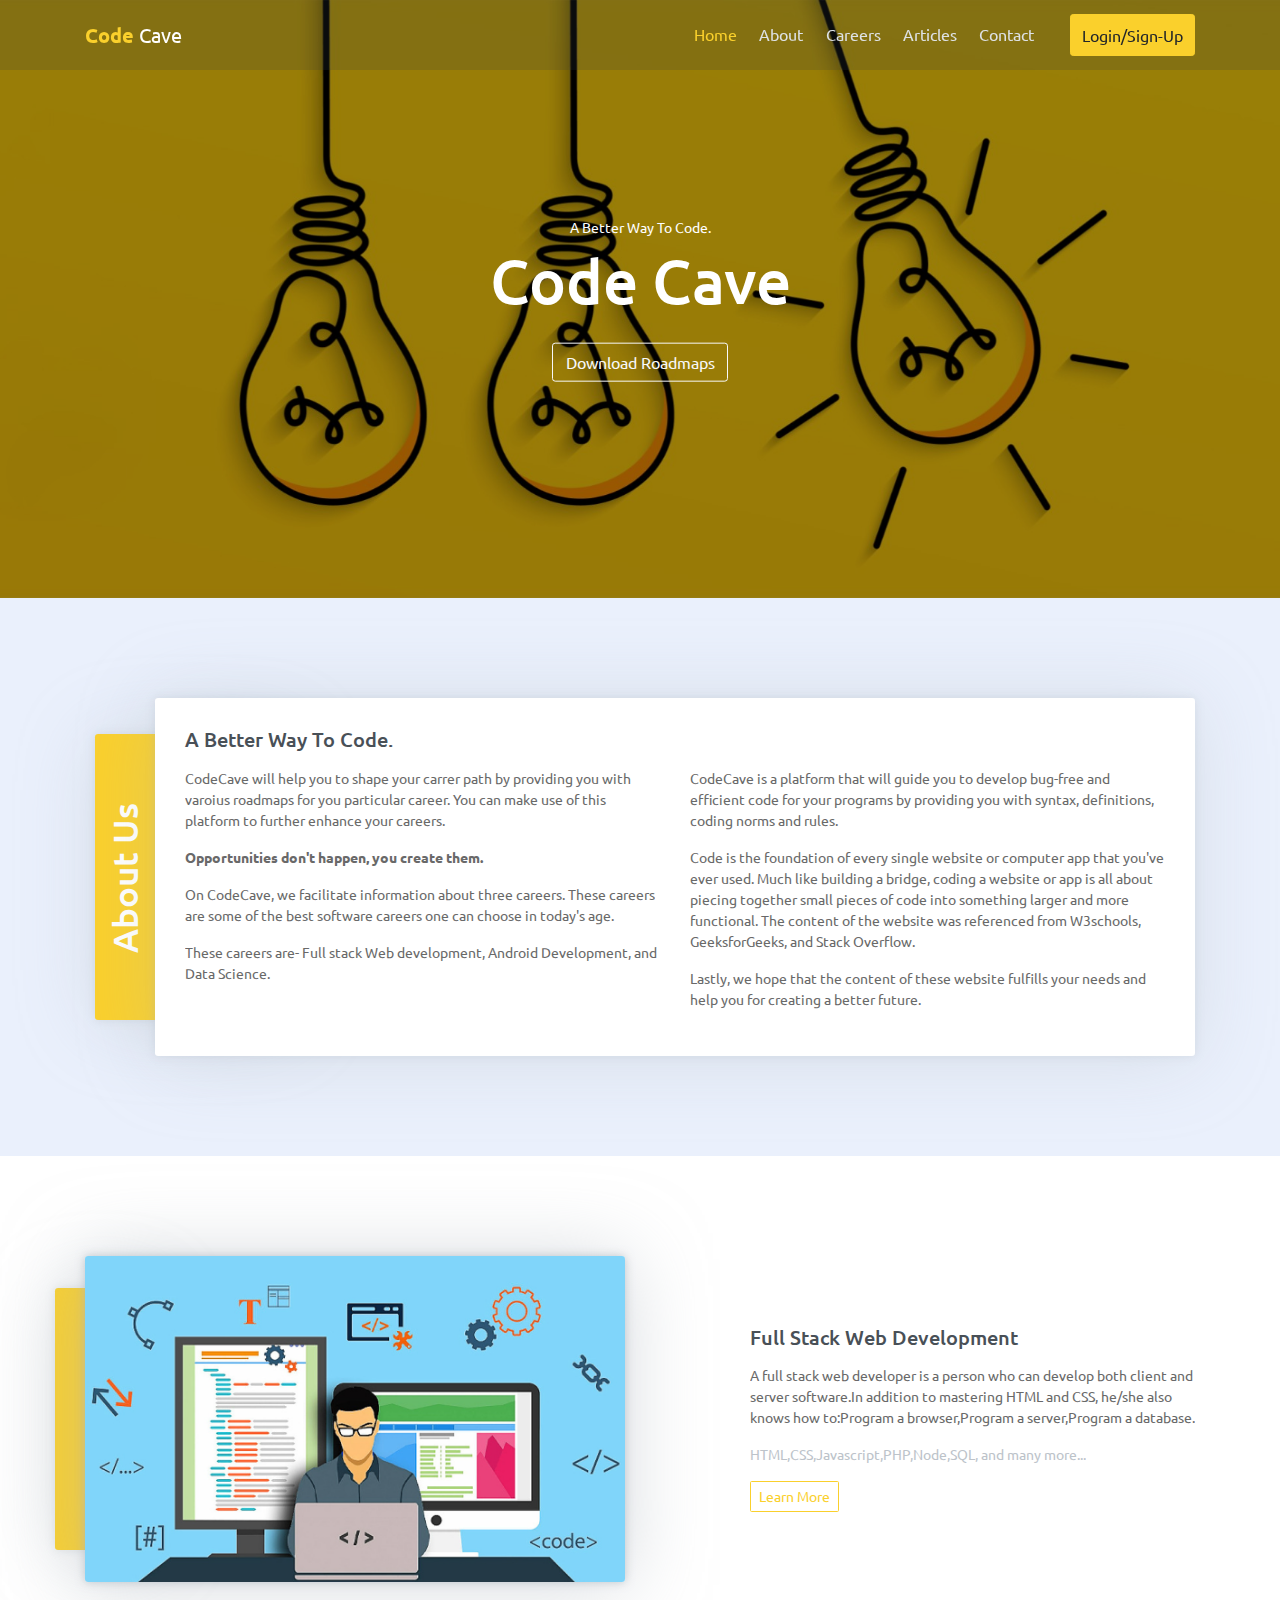
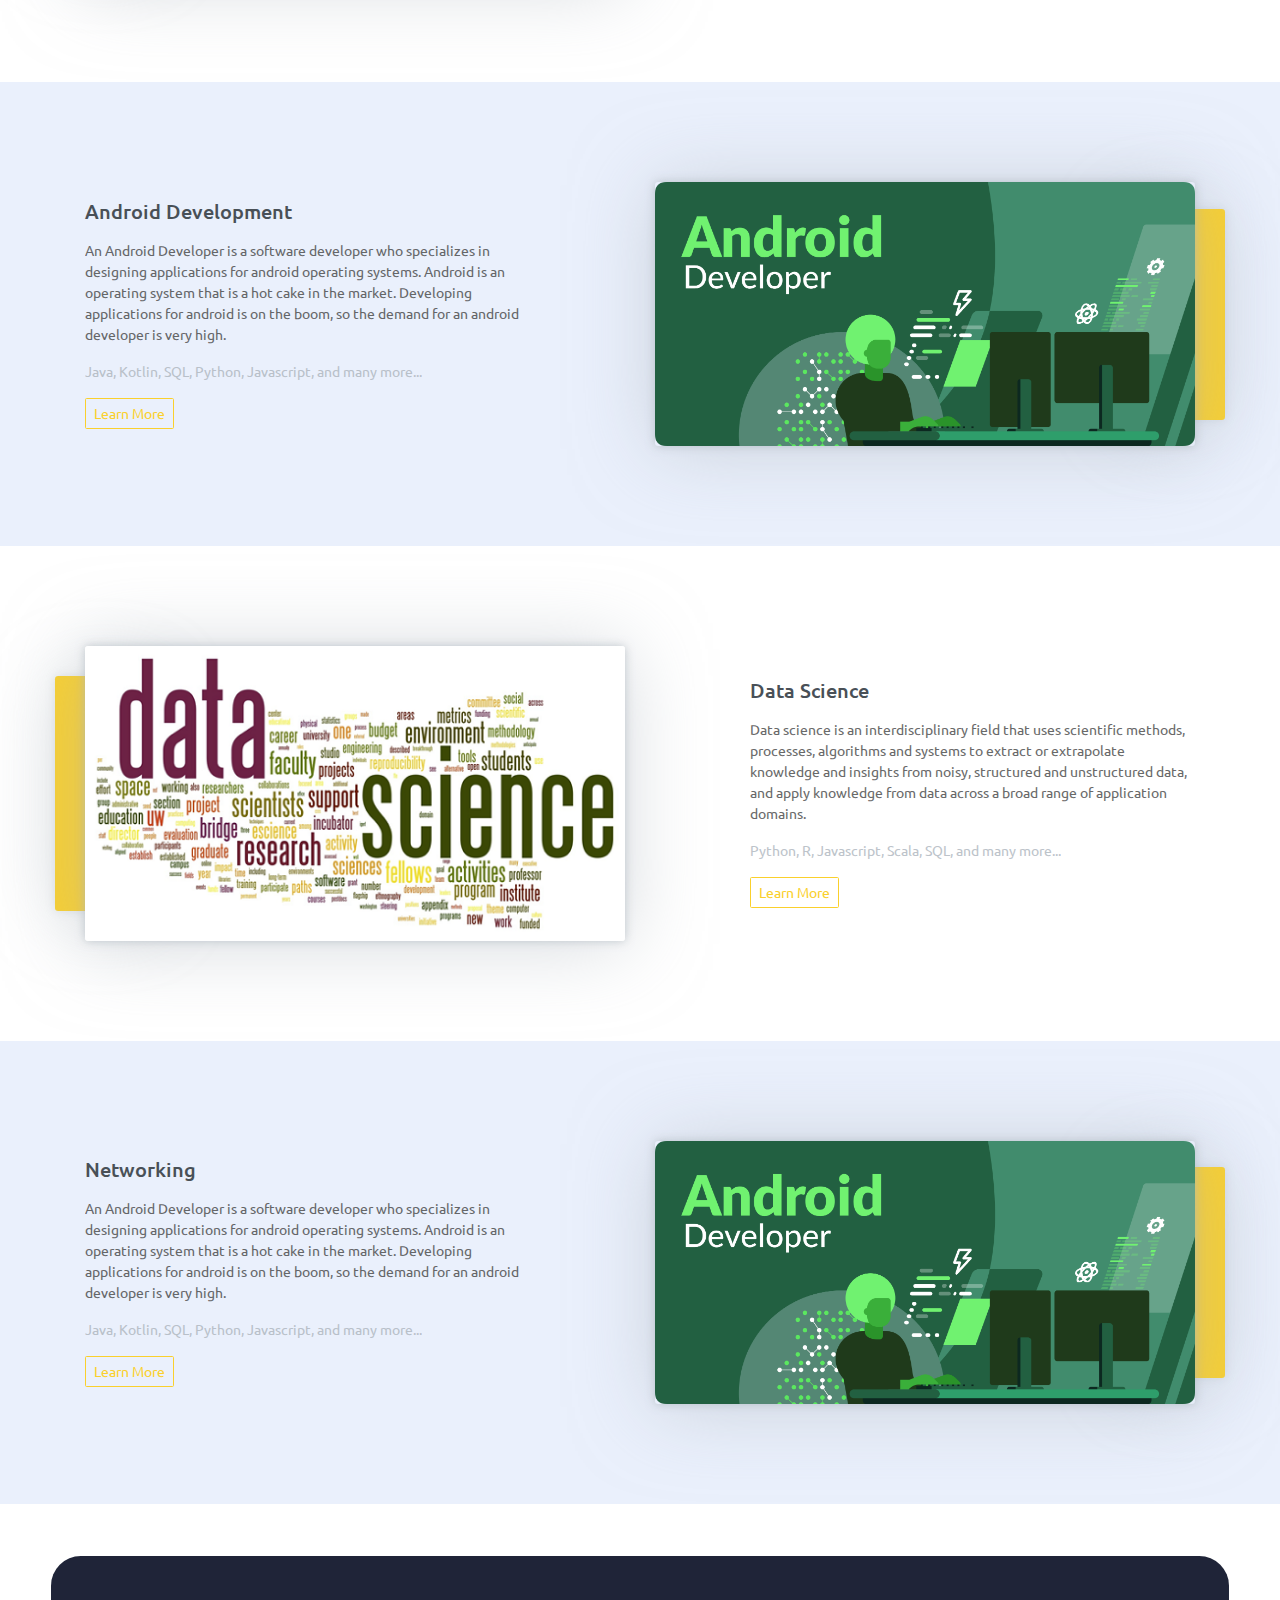
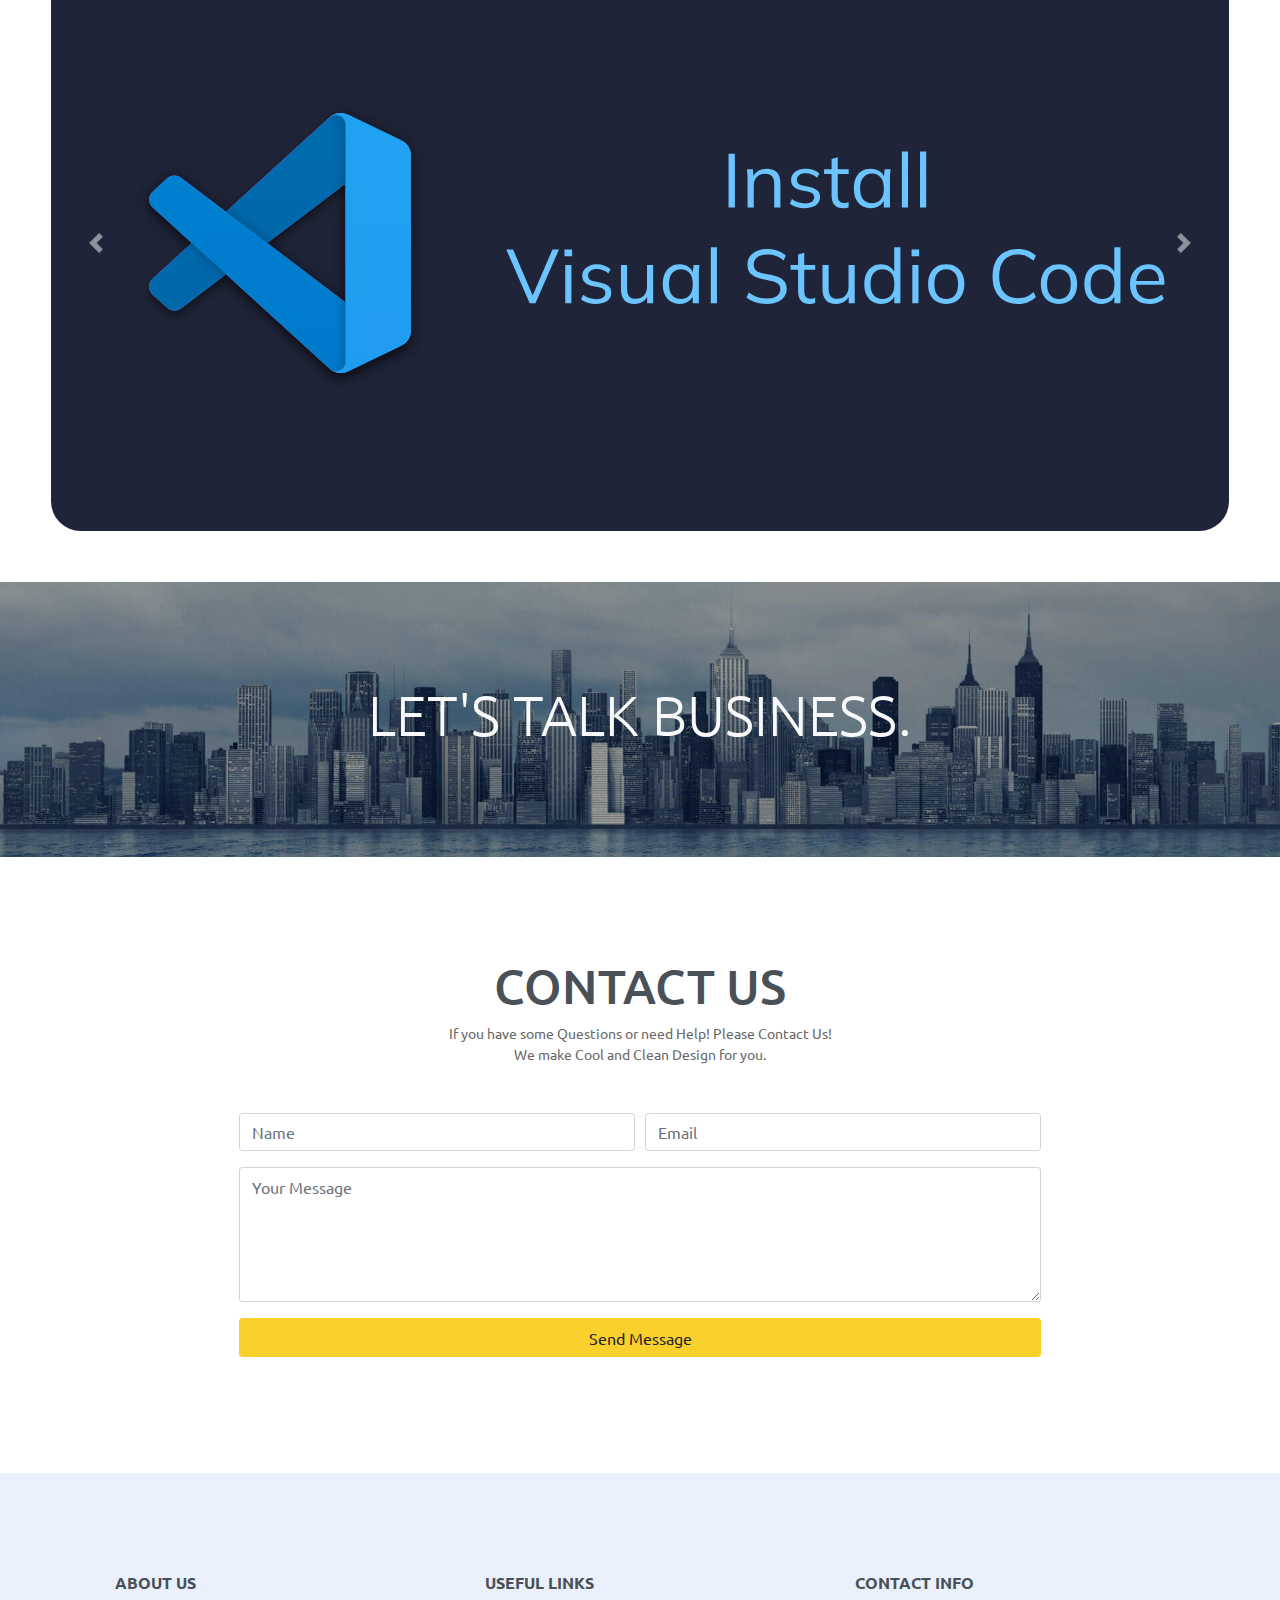
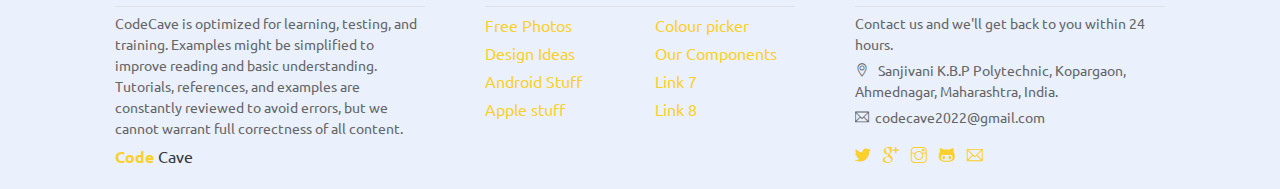
<file: index.html>
<!DOCTYPE html>
<html lang="en">
<head>
    <meta charset="utf-8">
    <meta name="viewport" content="width=device-width, initial-scale=1, shrink-to-fit=no">
    <meta name="description" content="Start your development with Codecave.">
    <meta name="author" content="CodeCave">
    <title>CodeCave | Mainpage</title>

    <!-- Favicon -->
    <link rel="icon" type="image/x-icon" href="public_html/assets/imgs/favicon.svg">

    <!-- font icons -->
    <link rel="stylesheet" href="/public_html/assets/vendors/themify-icons/css/themify-icons.css">

    <!-- Bootstrap + Creative  main styles -->
    <link rel="stylesheet" href="public_html/assets/css/design.css">

</head>

<body data-spy="scroll" data-target=".navbar" data-offset="40" id="home">

    <!-- Page Navbar -->
    <nav id="scrollspy" class="navbar page-navbar navbar-light navbar-expand-md fixed-top" data-spy="affix"
        data-offset-top="20">
        <div class="container">
            <a class="navbar-brand" href="index.html"><strong class="text-primary">Code</strong> <span
                    class="text-dark">Cave</span></a>
            <button class="navbar-toggler" type="button" data-toggle="collapse" data-target="#navbarSupportedContent"
                aria-controls="navbarSupportedContent" aria-expanded="false" aria-label="Toggle navigation">
                <span class="navbar-toggler-icon"></span>
            </button>

            <div class="collapse navbar-collapse" id="navbarSupportedContent">
                <ul class="navbar-nav ml-auto">
                    <li class="nav-item">
                        <a class="nav-link" href="#home">Home</a>
                    </li>
                    <li class="nav-item">
                        <a class="nav-link" href="#about">About</a>
                    </li>
                    <li class="nav-item">
                        <a class="nav-link" href="#features">Careers</a>
                    </li>
                    <li class="nav-item">
                        <a class="nav-link" href="#testmonial">Articles</a>
                    </li>
                    <li class="nav-item">
                        <a class="nav-link" href="#contact">Contact</a>
                    </li>
                    <li class="nav-item ml-md-4">
                        <a class="nav-link btn btn-primary" href="#about">Login/Sign-Up</a>
                    </li>
                </ul>
            </div>
        </div>
    </nav><!-- End of Page Navbar -->

    <!-- Page Header -->
    <header id="home" class="header">
        <div class="overlay"></div>
        <div class="header-content">
            <p>A Better Way To Code.</p>
            <h6>Code Cave</h6>

            <!-- <button class="btn btn-outline-light">Download Roadmaps</button>  -->
            <a href="/public_html/assets/data/Web dev Roadmap.pdf" target="_blank"><button
                    class="btn btn-outline-light">Download Roadmaps</button></a>
        </div>
    </header><!-- End of Page Header -->

    <!-- About Section -->
    <section id="about">
        <!-- Container -->
        <div class="container">
            <!-- About wrapper -->
            <div class="about-wrapper">
                <div class="after">
                    <h1>About Us</h1>
                </div>
                <div class="content">
                    <h5 class="title mb-3">A Better Way To Code.</h5>
                    <!-- row -->
                    <div class="row">
                        <div class="col">
                            <p>CodeCave will help you to shape your carrer path by providing you with varoius roadmaps
                                for you particular career. You can make use of this platform to further enhance your
                                careers.</p>
                            <p><b>Opportunities don't happen, you create them.</b></p>
                            <p>On CodeCave, we facilitate information about three careers. These careers are some of the
                                best software careers one can choose in today's age.</p>
                            <p>These careers are- Full stack Web development, Android Development, and Data Science.</p>
                        </div>
                        <div class="col">
                            <p>CodeCave is a platform that will guide you to develop bug-free and efficient code for
                                your programs by providing you with syntax, definitions, coding norms and rules. </p>
                            <p>Code is the foundation of every single website or computer app that you've ever used.
                                Much like building a bridge, coding a website or app is all about piecing together small
                                pieces of code into something larger and more functional. The content of the website was
                                referenced from W3schools, GeeksforGeeks, and Stack Overflow.</p>
                            <p>Lastly, we hope that the content of these website fulfills your needs and help you for
                                creating a better future.</p>
                        </div>
                    </div><!-- End of Row -->
                </div>
            </div><!-- End of About Wrapper -->
        </div> <!-- End of Container-->
    </section>
    <!--End of Section -->


    <!-- section -->
    <section id="features">
        <!-- Container -->
        <div class="container">
            <!-- row -->
            <div class="row justify-content-between align-items-center">
                <div class="col-md-6">
                    <div class="img-wrapper">
                        <div class="after"></div>
                        <img src="/public_html/assets/imgs/img-1.png" class="w-100" alt="About Us">
                    </div>
                </div>
                <div class="col-md-5">
                    <h6 class="title mb-3">Full Stack Web Development</h6>

                    <p>A full stack web developer is a person who can develop both client and server software.In
                        addition to mastering HTML and CSS, he/she also knows how to:Program a browser,Program a
                        server,Program a database.</p>
                    <p class="text-muted">HTML,CSS,Javascript,PHP,Node,SQL, and many more...</p>
                    <!-- <button class="btn btn-outline-primary btn-sm">Learn More</button> -->
                    <input type="button" value="Learn More" class="btn btn-outline-primary btn-sm"
                        onclick="parent.open('https://www.w3schools.com/whatis/')">
                </div>
            </div>
            <!-- End of Row -->
        </div>
        <!-- End of Container -->
    </section><!-- End of Section -->

    <!-- section -->
    <section>
        <!-- Container -->
        <div class="container">
            <!-- Row -->
            <div class="row justify-content-between align-items-center">
                <div class="col-md-5">
                    <h6 class="title mb-3">Android Development</h6>
                    <p>An Android Developer is a software developer who specializes in designing applications for
                        android operating systems. Android is an operating system that is a hot cake in the market.
                        Developing applications for android is on the boom, so the demand for an android developer is
                        very high.</p>
                    <p class="text-muted">Java, Kotlin, SQL, Python, Javascript, and many more...</p>
                    <!-- <button class="btn btn-outline-primary btn-sm">Learn More</button> -->
                    <input type="button" value="Learn More" class="btn btn-outline-primary btn-sm"
                        onclick="parent.open('https://developer.android.com/codelabs/build-your-first-android-app#0')">
                </div>
                <div class="col-md-6">
                    <div class="img-wrapper">
                        <div class="after right"></div>
                        <img src="/public_html/assets/imgs/img-2.png" class="w-100" alt="About Us">
                    </div>
                </div>
            </div><!-- End of Row -->
        </div><!-- End of Container-->
    </section><!-- End of Section -->


    <!-- Features Section -->
    <!-- <section class="has-bg-img">
        <div class="overlay"></div> -->
    <!-- Button trigger modal -->
    <!-- <a data-toggle="modal" href="#exampleModalCenter">
            <i></i>
        </a> -->

    <!-- Modal -->
    <!-- <div class="modal fade" id="exampleModalCenter" tabindex="-1" role="dialog" aria-labelledby="exampleModalCenterTitle" aria-hidden="true">
            <div class="modal-dialog modal-dialog-centered modal-lg" role="document">
                <div class="modal-content">
                     <iframe width="100%" height="450px" class="border-0" 
                    src="https://www.youtube.com/embed/tgbNyZ7vqY?controls=0">
                    </iframe>
                </div>
            </div>
        </div> -->
    <!-- End of Modal -->
    <!-- </section> -->
    <!-- End of features Section   -->

    <!-- Section -->
    <section>
        <!-- Container -->
        <div class="container">
            <!-- Row -->
            <div class="row justify-content-between align-items-center">
                <div class="col-md-6">
                    <div class="img-wrapper">
                        <div class="after"></div>
                        <img src="/public_html/assets/imgs/img-3.png" class="w-100" alt="About us">
                    </div>
                </div>
                <div class="col-md-5">
                    <h6 class="title mb-3">Data Science</h6>

                    <p>Data science is an interdisciplinary field that uses scientific methods, processes, algorithms
                        and systems to extract or extrapolate knowledge and insights from noisy, structured and
                        unstructured data, and apply knowledge from data across a broad range of application domains.
                    </p>
                    <p class="text-muted">Python, R, Javascript, Scala, SQL, and many more...</p>
                    <!-- <button class="btn btn-outline-primary btn-sm">Learn More</button> -->
                    <input type="button" value="Learn More" class="btn btn-outline-primary btn-sm"
                        onclick="parent.open('https://www.scaler.com/courses/data-science-machine-learning-course/?gclid=Cj0KCQjw6_CYBhDjARIsABnuSzq2aMD58dF3zDHFGdOENW39HIiEC6pP24MJQqTWGAbH01Fv4IRN5xgaAqAnEALw_wcB&param1=569978207227&param2=c&param3=&utm_campaign=perf_scaler-dsml_datascience_ads_googlesearch_high-relevancy-broad-phrase-match_india_24-35&utm_content=ds-course&utm_medium=googlesearch&utm_source=ads&utm_term=best+course+to+learn+data+science')">
                </div>
            </div><!-- End of Row -->
        </div><!-- End of Container-->
    </section><!-- End of Section -->


    <!-- section -->
    <section>
        <!-- Container -->
        <div class="container">
            <!-- Row -->
            <div class="row justify-content-between align-items-center">
                <div class="col-md-5">
                    <h6 class="title mb-3">Networking</h6>
                    <p>An Android Developer is a software developer who specializes in designing applications for
                        android operating systems. Android is an operating system that is a hot cake in the market.
                        Developing applications for android is on the boom, so the demand for an android developer is
                        very high.</p>
                    <p class="text-muted">Java, Kotlin, SQL, Python, Javascript, and many more...</p>
                    <!-- <button class="btn btn-outline-primary btn-sm">Learn More</button> -->
                    <input type="button" value="Learn More" class="btn btn-outline-primary btn-sm"
                        onclick="parent.open('https://youtube.com/playlist?list=PLIhvC56v63IJVXv0GJcl9vO5Z6znCVb1P')">
                </div>
                <div class="col-md-6">
                    <div class="img-wrapper">
                        <div class="after right"></div>
                        <img src="/public_html/assets/imgs/img-2.png" class="w-100" alt="About Us">
                    </div>
                </div>
            </div><!-- End of Row -->
        </div><!-- End of Container-->
    </section><!-- End of Section -->

    <!-- Carousel Start  -->
    <div id="mycarousel" class="carousel slide" data-ride="carousel">
        <div class="carousel-inner">
            <div class="carousel-item active">
               <a href="https://code.visualstudio.com/docs/setup/windows" target="_blank"><img src="/public_html/assets/imgs/carousel vscode.svg" alt="" width="100%"></a>
            </div>
            <div class="carousel-item">
                <a href="https://developer.android.com/studio/install" target="_blank"><img src="/public_html/assets/imgs/carousel android.svg" alt="" width="100%"></a>
            </div>
        </div>
        <a href="#mycarousel" class="carousel-control-prev" data-slide="prev">
            <span class="carousel-control-prev-icon"></span>
        </a>
        <a href="#mycarousel" class="carousel-control-next" data-slide="next">
            <span class="carousel-control-next-icon"></span>
        </a>
    </div>
    <!-- Carousel End -->


    <!-- Section -->
    <section class="has-bg-img text-center text-light height-auto"
        style="background-image: url(/public_html/assets/imgs/bg-img-2.jpg)">
        <h1 class="display-4">LET'S TALK BUSINESS.</h1>
    </section><!-- End of Section -->


    <!-- Contact Section -->
    <section id="contact" class="text-center">
        <!-- container -->
        <div class="container">
            <h1>CONTACT US</h1>
            <p class="mb-5">If you have some Questions or need Help! Please Contact Us! <br>
                We make Cool and Clean Design for you.</p>

            <!-- Contact form -->
            <form class="contact-form col-md-11 col-lg-9 mx-auto">
                <div class="form-row">
                    <div class="col form-group">
                        <input type="text" class="form-control" placeholder="Name">
                    </div>
                    <div class="col form-group">
                        <input type="email" class="form-control" placeholder="Email">
                    </div>
                </div>
                <div class="form-group">
                    <textarea name="" id="" cols="30" rows="5" class="form-control"
                        placeholder="Your Message"></textarea>
                </div>
                <div class="form-group">
                    <input type="submit" class="btn btn-primary btn-block" value="Send Message">
                </div>
            </form><!-- End of Contact form -->
        </div><!-- End of Container-->
    </section><!-- End of Contact Section -->

    <!-- Section -->
    <section class="pb-0">
        <!-- Container -->
        <div class="container">
            <!-- Pre footer -->
            <div class="pre-footer">
                <ul class="list">
                    <li class="list-head">
                        <h6 class="font-weight-bold">ABOUT US</h6>
                    </li>
                    <li class="list-body">
                        <p>CodeCave is optimized for learning, testing, and training. Examples might be simplified to
                            improve reading and basic understanding. Tutorials, references, and examples are constantly
                            reviewed to avoid errors, but we cannot warrant full correctness of all content.</p>
                        <a href="#"><strong class="text-primary">Code</strong> <span class="text-dark">Cave</span></a>
                    </li>
                </ul>
                <ul class="list">
                    <li class="list-head">
                        <h6 class="font-weight-bold">USEFUL LINKS</h6>
                    </li>
                    <li class="list-body">
                        <div class="row">
                            <div class="col">
                                <a href="https://unsplash.com/" target="_blank">Free Photos</a>
                                <a href="https://dribbble.com/" target="_blank">Design Ideas</a>
                                <a href="https://developer.android.com/" target="_blank">Android Stuff</a>
                                <a href="https://developer.apple.com/learn/curriculum/" target="_blank">Apple stuff</a>
                            </div>
                            <div class="col">
                                <a href="#" target="_blank">Colour picker</a>
                                <a href="/public_html/components.html">Our Components</a>
                                <a href="#">Link 7</a>
                                <a href="#">Link 8</a>
                            </div>
                        </div>
                    </li>
                </ul>
                <ul class="list">
                    <li class="list-head">
                        <h6 class="font-weight-bold">CONTACT INFO</h6>
                    </li>
                    <li class="list-body">
                        <p>Contact us and we'll get back to you within 24 hours.</p>
                        <p><i class="ti-location-pin"></i> Sanjivani K.B.P Polytechnic, Kopargaon, Ahmednagar,
                            Maharashtra, India.</p>
                        <p><i class="ti-email"></i>codecave2022@gmail.com</p> 
                        <div class="social-links">
                            <!-- <a href="javascript:void(0)" class="link"><i class="ti-facebook"></i></a> -->
                            <a href="javascript:void(0)" class="link"><i class="ti-twitter-alt"></i></a>
                            <a href="javascript:void(0)" class="link"><i class="ti-google"></i></a>
                            <!-- <a href="javascript:void(0)" class="link"><i class="ti-pinterest-alt"></i></a> -->
                            <a href="javascript:void(0)" class="link"><i class="ti-instagram"></i></a>
                            <!-- <a href="javascript:void(0)" class="link"><i class="ti-rss"></i></a> -->
                            <a href="https://github.com/vivekpahilwan/codecavev3" class="link" target="_blank"><i class="ti-github"></i></a>
                            <a href="mailto:codecave2022@gmail.com" class="link"><i class="ti-email"></i></a>
                        </div>
                    </li>
                </ul>
            </div>
            <!-- End of Pre footer -->
        </div>
        <!--End of Container -->
    </section><!-- End of Section -->

    <!-- core  -->
    <script src="/public_html/assets/vendors/jquery/jquery-3.4.1.js"></script>
    <script src="/public_html/assets/vendors/bootstrap/bootstrap.bundle.js"></script>

    <!-- bootstrap affix -->
    <script src="/public_html/assets/vendors/bootstrap/bootstrap.affix.js"></script>

    <!-- Creative Design js -->
    <script src="/public_html/assets/js/creative-design.js"></script>

</body>
</html>
</file>
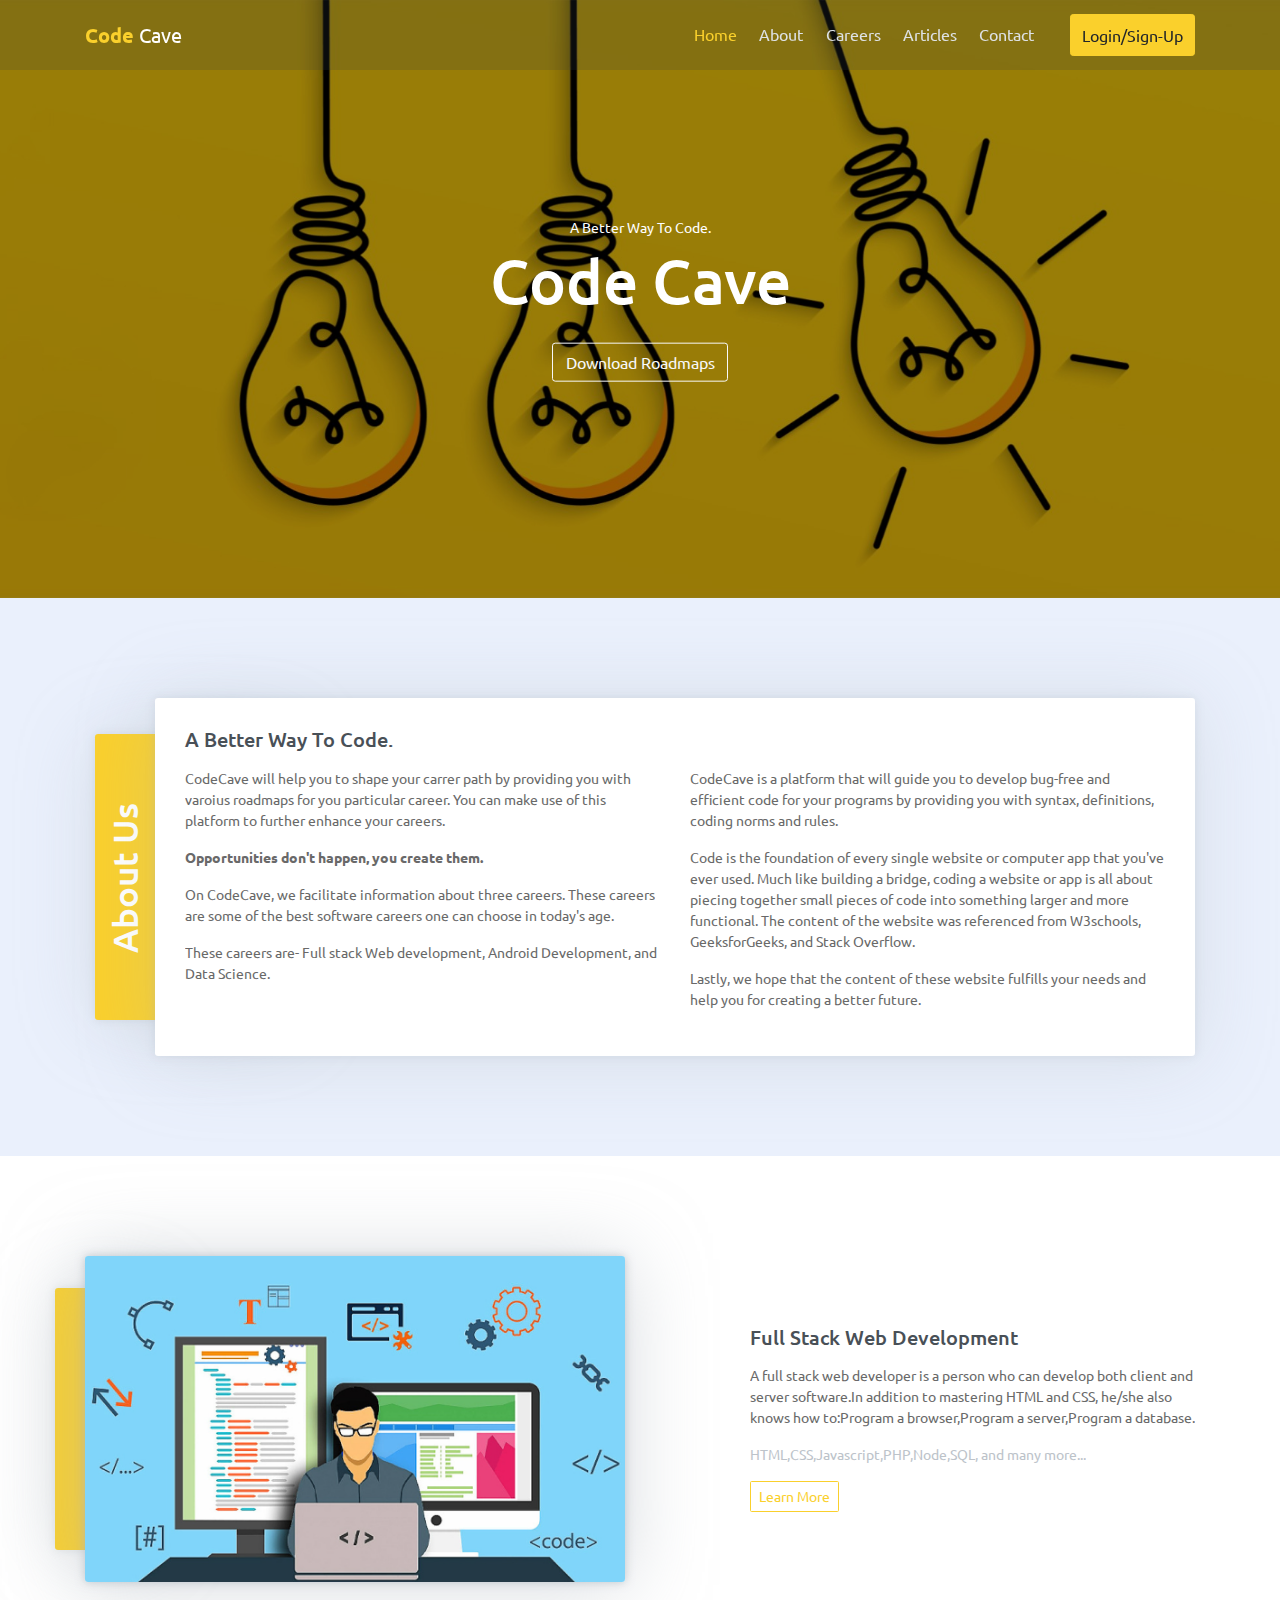
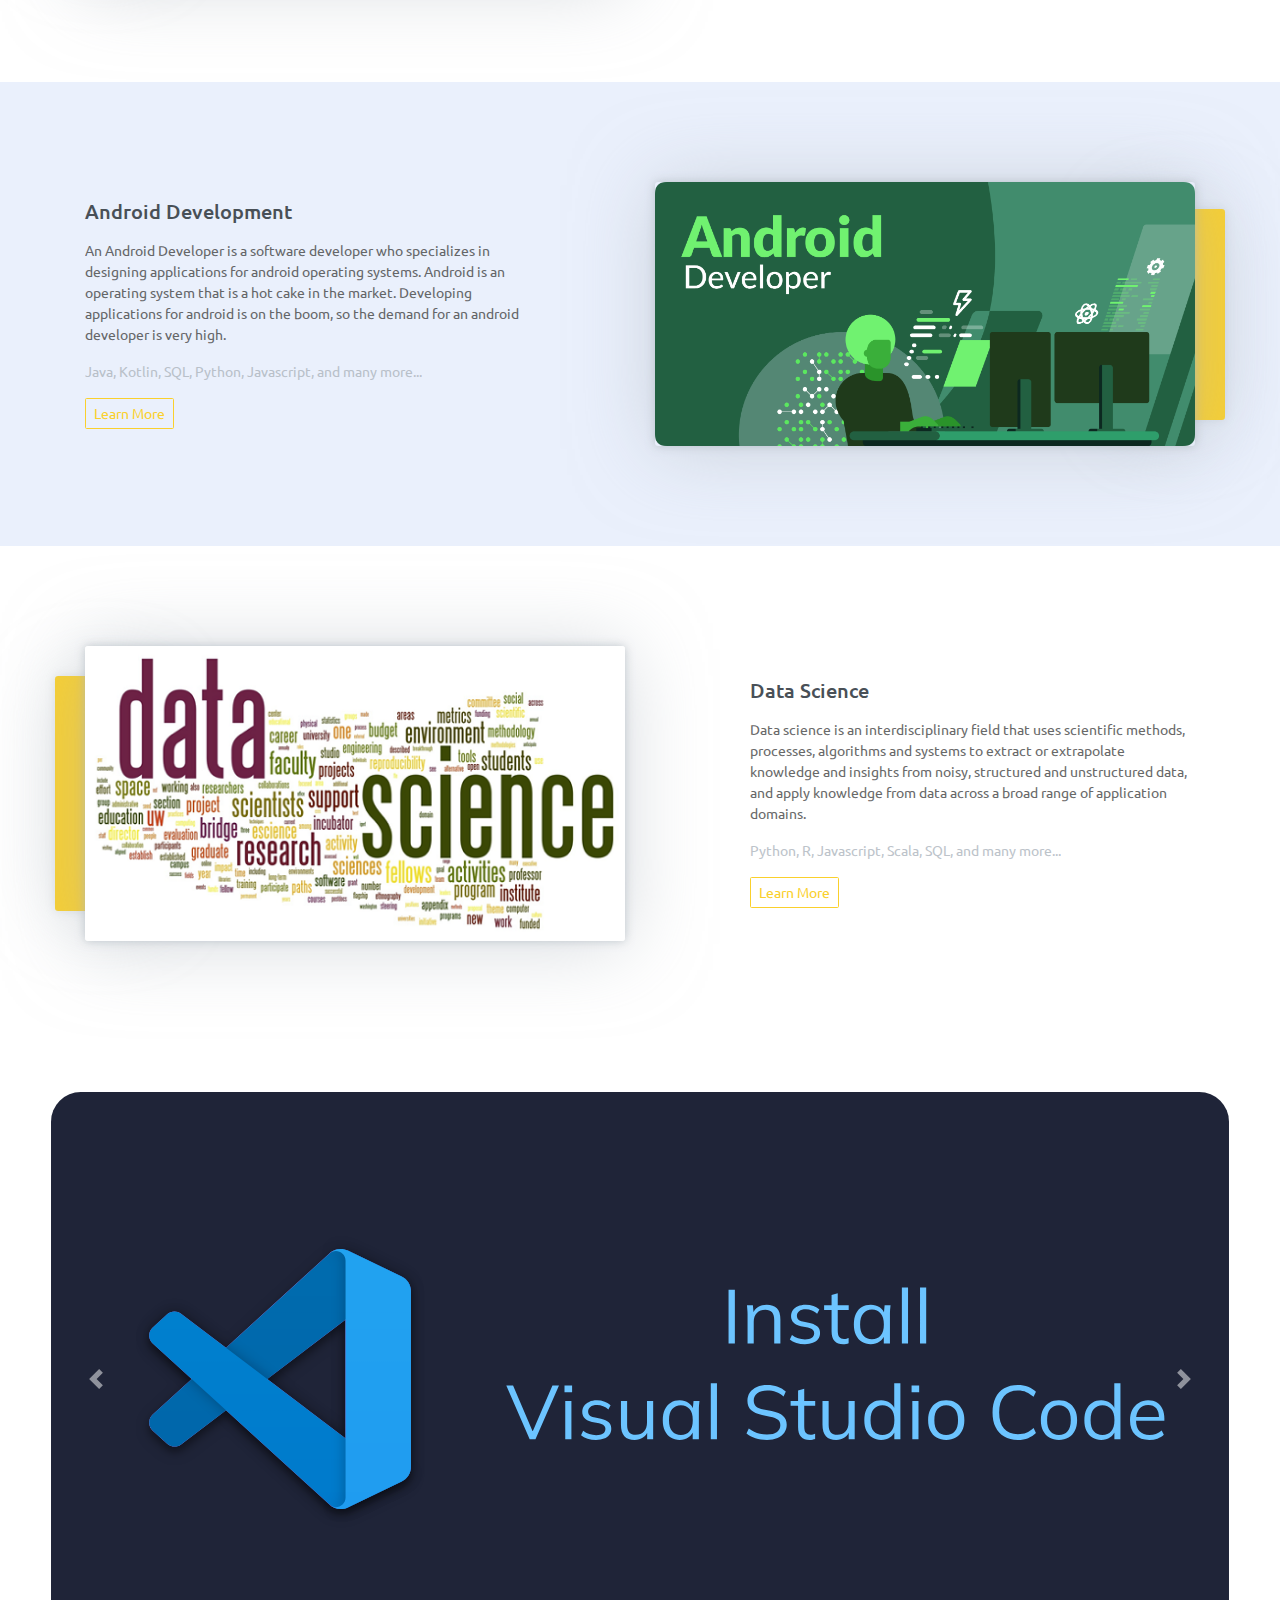
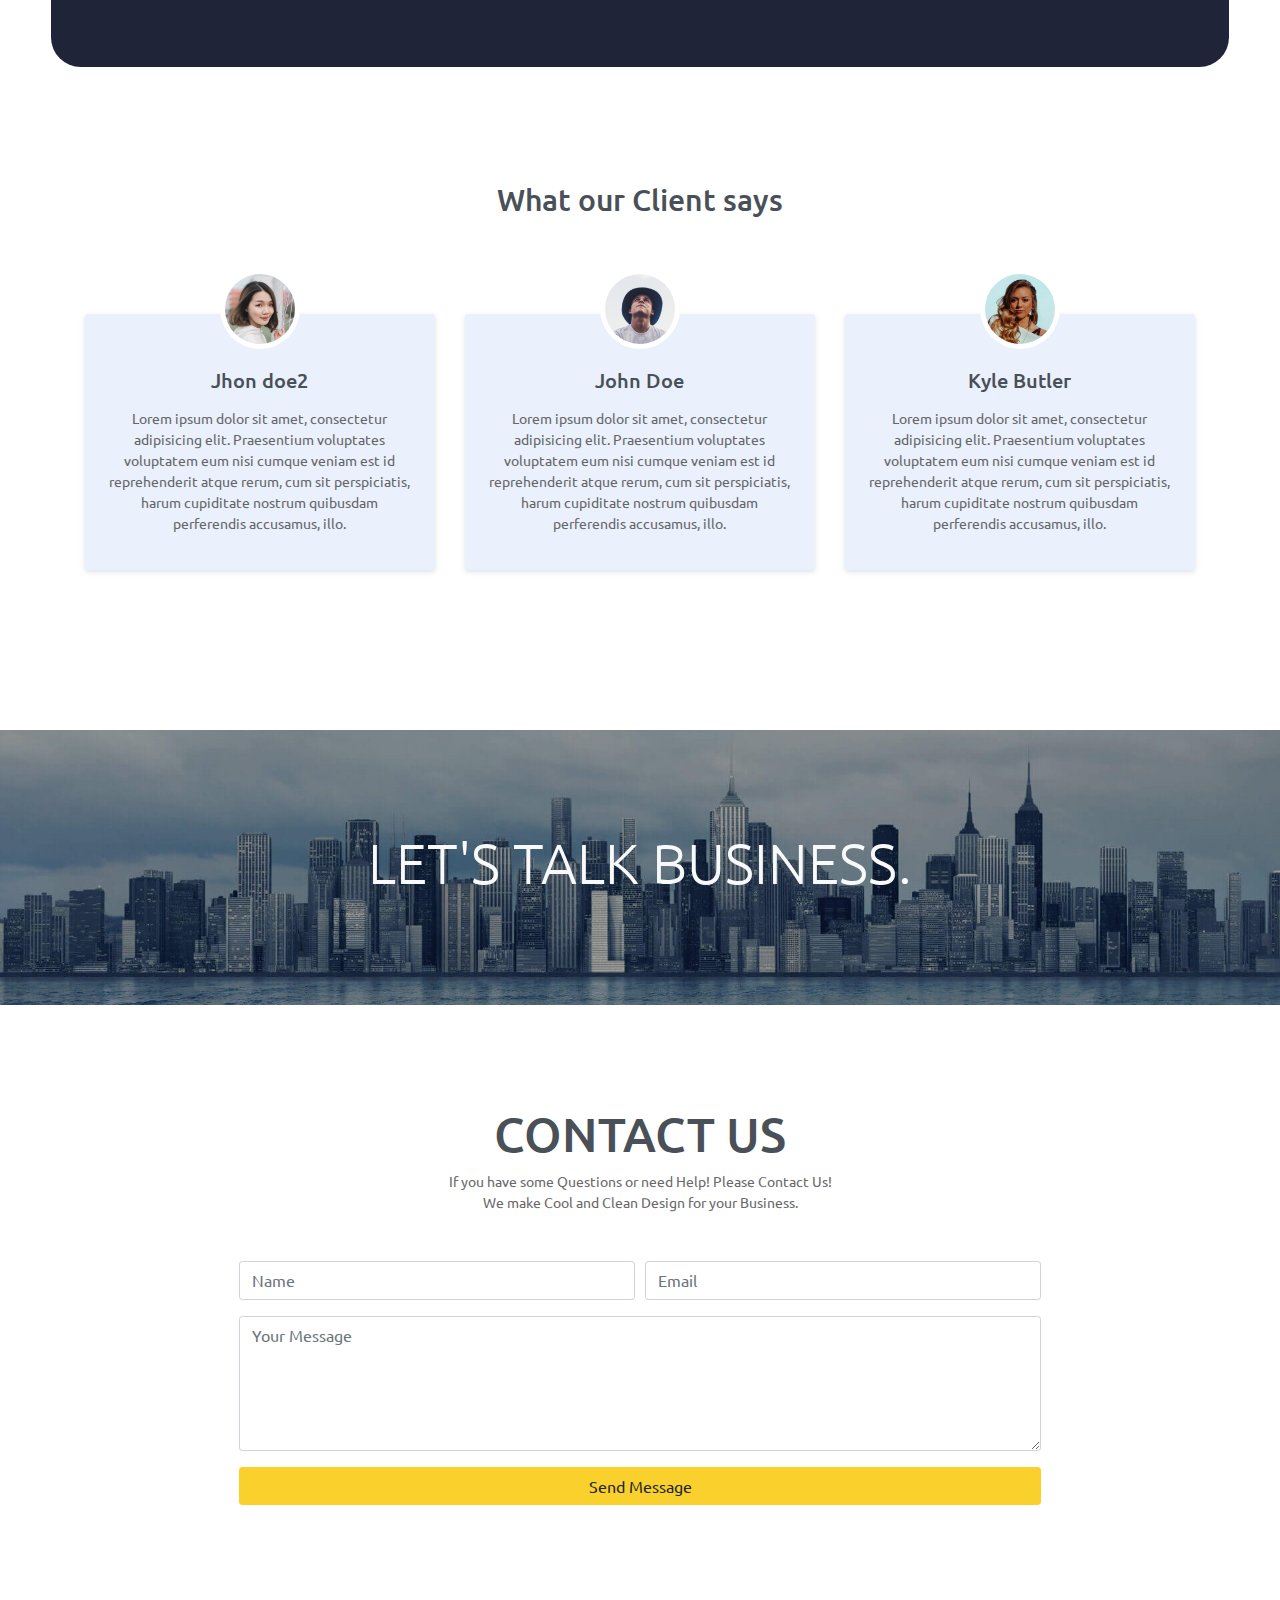
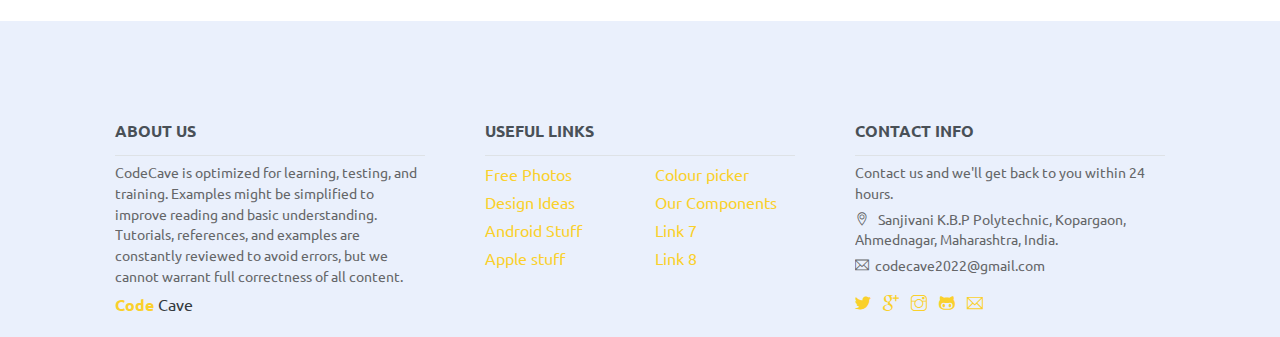
<file: public_html/index.html>
<!DOCTYPE html>
<html lang="en">
<head>
    <meta charset="utf-8">
    <meta name="viewport" content="width=device-width, initial-scale=1, shrink-to-fit=no">
    <meta name="description" content="Start your development with Codecave.">
    <meta name="author" content="CodeCave">
    <title>CodeCave | Mainpage</title>

    <!-- Favicon -->
    <link rel="icon" type="image/x-icon" href="/public_html/assets/imgs/favicon.svg">

    <!-- font icons -->
    <link rel="stylesheet" href="assets/vendors/themify-icons/css/themify-icons.css">

    <!-- Bootstrap + Creative  main styles -->
    <link rel="stylesheet" href="assets/css/design.css">

</head>

<body data-spy="scroll" data-target=".navbar" data-offset="40" id="home">

    <!-- Page Navbar -->
    <nav id="scrollspy" class="navbar page-navbar navbar-light navbar-expand-md fixed-top" data-spy="affix"
        data-offset-top="20">
        <div class="container">
            <a class="navbar-brand" href="index.html"><strong class="text-primary">Code</strong> <span
                    class="text-dark">Cave</span></a>
            <button class="navbar-toggler" type="button" data-toggle="collapse" data-target="#navbarSupportedContent"
                aria-controls="navbarSupportedContent" aria-expanded="false" aria-label="Toggle navigation">
                <span class="navbar-toggler-icon"></span>
            </button>

            <div class="collapse navbar-collapse" id="navbarSupportedContent">
                <ul class="navbar-nav ml-auto">
                    <li class="nav-item">
                        <a class="nav-link" href="#home">Home</a>
                    </li>
                    <li class="nav-item">
                        <a class="nav-link" href="#about">About</a>
                    </li>
                    <li class="nav-item">
                        <a class="nav-link" href="#features">Careers</a>
                    </li>
                    <li class="nav-item">
                        <a class="nav-link" href="#testmonial">Articles</a>
                    </li>
                    <li class="nav-item">
                        <a class="nav-link" href="#contact">Contact</a>
                    </li>
                    <li class="nav-item ml-md-4">
                        <a class="nav-link btn btn-primary" href="#about">Login/Sign-Up</a>
                    </li>
                </ul>
            </div>
        </div>
    </nav><!-- End of Page Navbar -->

    <!-- Page Header -->
    <header id="home" class="header">
        <div class="overlay"></div>
        <div class="header-content">
            <p>A Better Way To Code.</p>
            <h6>Code Cave</h6>

            <!-- <button class="btn btn-outline-light">Download Roadmaps</button>  -->
            <a href="/public_html/assets/data/Web dev Roadmap.pdf" target="_blank"><button
                    class="btn btn-outline-light">Download Roadmaps</button></a>
        </div>
    </header><!-- End of Page Header -->

    <!-- About Section -->
    <section id="about">
        <!-- Container -->
        <div class="container">
            <!-- About wrapper -->
            <div class="about-wrapper">
                <div class="after">
                    <h1>About Us</h1>
                </div>
                <div class="content">
                    <h5 class="title mb-3">A Better Way To Code.</h5>
                    <!-- row -->
                    <div class="row">
                        <div class="col">
                            <p>CodeCave will help you to shape your carrer path by providing you with varoius roadmaps
                                for you particular career. You can make use of this platform to further enhance your
                                careers.</p>
                            <p><b>Opportunities don't happen, you create them.</b></p>
                            <p>On CodeCave, we facilitate information about three careers. These careers are some of the
                                best software careers one can choose in today's age.</p>
                            <p>These careers are- Full stack Web development, Android Development, and Data Science.</p>
                        </div>
                        <div class="col">
                            <p>CodeCave is a platform that will guide you to develop bug-free and efficient code for
                                your programs by providing you with syntax, definitions, coding norms and rules. </p>
                            <p>Code is the foundation of every single website or computer app that you've ever used.
                                Much like building a bridge, coding a website or app is all about piecing together small
                                pieces of code into something larger and more functional. The content of the website was
                                referenced from W3schools, GeeksforGeeks, and Stack Overflow.</p>
                            <p>Lastly, we hope that the content of these website fulfills your needs and help you for
                                creating a better future.</p>
                        </div>
                    </div><!-- End of Row -->
                </div>
            </div><!-- End of About Wrapper -->
        </div> <!-- End of Container-->
    </section>
    <!--End of Section -->


    <!-- section -->
    <section id="features">
        <!-- Container -->
        <div class="container">
            <!-- row -->
            <div class="row justify-content-between align-items-center">
                <div class="col-md-6">
                    <div class="img-wrapper">
                        <div class="after"></div>
                        <img src="assets/imgs/img-1.png" class="w-100" alt="About Us">
                    </div>
                </div>
                <div class="col-md-5">
                    <h6 class="title mb-3">Full Stack Web Development</h6>

                    <p>A full stack web developer is a person who can develop both client and server software.In
                        addition to mastering HTML and CSS, he/she also knows how to:Program a browser,Program a
                        server,Program a database.</p>
                    <p class="text-muted">HTML,CSS,Javascript,PHP,Node,SQL, and many more...</p>
                    <!-- <button class="btn btn-outline-primary btn-sm">Learn More</button> -->
                    <input type="button" value="Learn More" class="btn btn-outline-primary btn-sm"
                        onclick="parent.open('https://www.w3schools.com/whatis/')">
                </div>
            </div>
            <!-- End of Row -->
        </div>
        <!-- End of Container -->
    </section><!-- End of Section -->

    <!-- section -->
    <section>
        <!-- Container -->
        <div class="container">
            <!-- Row -->
            <div class="row justify-content-between align-items-center">
                <div class="col-md-5">
                    <h6 class="title mb-3">Android Development</h6>
                    <p>An Android Developer is a software developer who specializes in designing applications for
                        android operating systems. Android is an operating system that is a hot cake in the market.
                        Developing applications for android is on the boom, so the demand for an android developer is
                        very high.</p>
                    <p class="text-muted">Java, Kotlin, SQL, Python, Javascript, and many more...</p>
                    <!-- <button class="btn btn-outline-primary btn-sm">Learn More</button> -->
                    <input type="button" value="Learn More" class="btn btn-outline-primary btn-sm"
                        onclick="parent.open('https://developer.android.com/codelabs/build-your-first-android-app#0')">
                </div>
                <div class="col-md-6">
                    <div class="img-wrapper">
                        <div class="after right"></div>
                        <img src="assets/imgs/img-2.png" class="w-100" alt="About Us">
                    </div>
                </div>
            </div><!-- End of Row -->
        </div><!-- End of Container-->
    </section><!-- End of Section -->


    <!-- Features Section -->
    <!-- <section class="has-bg-img">
        <div class="overlay"></div> -->
    <!-- Button trigger modal -->
    <!-- <a data-toggle="modal" href="#exampleModalCenter">
            <i></i>
        </a> -->

    <!-- Modal -->
    <!-- <div class="modal fade" id="exampleModalCenter" tabindex="-1" role="dialog" aria-labelledby="exampleModalCenterTitle" aria-hidden="true">
            <div class="modal-dialog modal-dialog-centered modal-lg" role="document">
                <div class="modal-content">
                     <iframe width="100%" height="450px" class="border-0" 
                    src="https://www.youtube.com/embed/tgbNyZ7vqY?controls=0">
                    </iframe>
                </div>
            </div>
        </div> -->
    <!-- End of Modal -->
    <!-- </section> -->
    <!-- End of features Section   -->

    <!-- Section -->
    <section>
        <!-- Container -->
        <div class="container">
            <!-- Row -->
            <div class="row justify-content-between align-items-center">
                <div class="col-md-6">
                    <div class="img-wrapper">
                        <div class="after"></div>
                        <img src="assets/imgs/img-3.png" class="w-100" alt="About us">
                    </div>
                </div>
                <div class="col-md-5">
                    <h6 class="title mb-3">Data Science</h6>

                    <p>Data science is an interdisciplinary field that uses scientific methods, processes, algorithms
                        and systems to extract or extrapolate knowledge and insights from noisy, structured and
                        unstructured data, and apply knowledge from data across a broad range of application domains.
                    </p>
                    <p class="text-muted">Python, R, Javascript, Scala, SQL, and many more...</p>
                    <!-- <button class="btn btn-outline-primary btn-sm">Learn More</button> -->
                    <input type="button" value="Learn More" class="btn btn-outline-primary btn-sm"
                        onclick="parent.open('https://www.scaler.com/courses/data-science-machine-learning-course/?gclid=Cj0KCQjw6_CYBhDjARIsABnuSzq2aMD58dF3zDHFGdOENW39HIiEC6pP24MJQqTWGAbH01Fv4IRN5xgaAqAnEALw_wcB&param1=569978207227&param2=c&param3=&utm_campaign=perf_scaler-dsml_datascience_ads_googlesearch_high-relevancy-broad-phrase-match_india_24-35&utm_content=ds-course&utm_medium=googlesearch&utm_source=ads&utm_term=best+course+to+learn+data+science')">
                </div>
            </div><!-- End of Row -->
        </div><!-- End of Container-->
    </section><!-- End of Section -->


    <!-- Carousel Start  -->
    <div id="mycarousel" class="carousel slide" data-ride="carousel">
        <div class="carousel-inner">
            <div class="carousel-item active">
               <a href="https://code.visualstudio.com/docs/setup/windows" target="_blank"><img src="/public_html/assets/imgs/carousel vscode.svg" alt="" width="100%"></a>
            </div>
            <div class="carousel-item">
                <a href="https://developer.android.com/studio/install" target="_blank"><img src="/public_html/assets/imgs/carousel android.svg" alt="" width="100%"></a>
            </div>
        </div>
        <a href="#mycarousel" class="carousel-control-prev" data-slide="prev">
            <span class="carousel-control-prev-icon"></span>
        </a>
        <a href="#mycarousel" class="carousel-control-next" data-slide="next">
            <span class="carousel-control-next-icon"></span>
        </a>
    </div>
    <!-- Carousel End -->



    <!-- Testmonial Section -->
    <section class="text-center pt-5" id="testmonial">
        <!-- Container -->
        <div class="container">
            <h3 class="mt-3 mb-5 pb-5">What our Client says</h3>
            <!-- Row -->
            <div class="row">
                <div class="col-sm-10 col-md-4 m-auto">
                    <div class="testmonial-wrapper">
                        <img src="assets/imgs/avatar1.jpg" alt="Client Image">
                        <h6 class="title mb-3">Jhon doe2</h6>
                        <p>Lorem ipsum dolor sit amet, consectetur adipisicing elit. Praesentium voluptates voluptatem
                            eum nisi cumque veniam est id reprehenderit atque rerum, cum sit perspiciatis, harum
                            cupiditate nostrum quibusdam perferendis accusamus, illo.</p>
                    </div>
                </div>
                <div class="col-sm-10 col-md-4 m-auto">
                    <div class="testmonial-wrapper">
                        <img src="assets/imgs/avatar2.jpg" alt="Client Image">
                        <h6 class="title mb-3">John Doe</h6>
                        <p>Lorem ipsum dolor sit amet, consectetur adipisicing elit. Praesentium voluptates voluptatem
                            eum nisi cumque veniam est id reprehenderit atque rerum, cum sit perspiciatis, harum
                            cupiditate nostrum quibusdam perferendis accusamus, illo.</p>
                    </div>
                </div>
                <div class="col-sm-10 col-md-4 m-auto">
                    <div class="testmonial-wrapper">
                        <img src="assets/imgs/avatar3.jpg" alt="Client Image">
                        <h6 class="title mb-3">Kyle Butler</h6>
                        <p>Lorem ipsum dolor sit amet, consectetur adipisicing elit. Praesentium voluptates voluptatem
                            eum nisi cumque veniam est id reprehenderit atque rerum, cum sit perspiciatis, harum
                            cupiditate nostrum quibusdam perferendis accusamus, illo.</p>
                    </div>
                </div>
            </div><!-- end of Row -->
        </div><!-- End of Cotanier -->
    </section><!-- End of Testmonial Section -->

    <!-- Section -->
    <section class="has-bg-img text-center text-light height-auto"
        style="background-image: url(assets/imgs/bg-img-2.jpg)">
        <h1 class="display-4">LET'S TALK BUSINESS.</h1>
    </section><!-- End of Section -->


    <!-- Contact Section -->
    <section id="contact" class="text-center">
        <!-- container -->
        <div class="container">
            <h1>CONTACT US</h1>
            <p class="mb-5">If you have some Questions or need Help! Please Contact Us! <br>
                We make Cool and Clean Design for your Business.</p>

            <!-- Contact form -->
            <form class="contact-form col-md-11 col-lg-9 mx-auto">
                <div class="form-row">
                    <div class="col form-group">
                        <input type="text" class="form-control" placeholder="Name">
                    </div>
                    <div class="col form-group">
                        <input type="email" class="form-control" placeholder="Email">
                    </div>
                </div>
                <div class="form-group">
                    <textarea name="" id="" cols="30" rows="5" class="form-control"
                        placeholder="Your Message"></textarea>
                </div>
                <div class="form-group">
                    <input type="submit" class="btn btn-primary btn-block" value="Send Message">
                </div>
            </form><!-- End of Contact form -->
        </div><!-- End of Container-->
    </section><!-- End of Contact Section -->

    <!-- Section -->
    <section class="pb-0">
        <!-- Container -->
        <div class="container">
            <!-- Pre footer -->
            <div class="pre-footer">
                <ul class="list">
                    <li class="list-head">
                        <h6 class="font-weight-bold">ABOUT US</h6>
                    </li>
                    <li class="list-body">
                        <p>CodeCave is optimized for learning, testing, and training. Examples might be simplified to
                            improve reading and basic understanding. Tutorials, references, and examples are constantly
                            reviewed to avoid errors, but we cannot warrant full correctness of all content.</p>
                        <a href="#"><strong class="text-primary">Code</strong> <span class="text-dark">Cave</span></a>
                    </li>
                </ul>
                <ul class="list">
                    <li class="list-head">
                        <h6 class="font-weight-bold">USEFUL LINKS</h6>
                    </li>
                    <li class="list-body">
                        <div class="row">
                            <div class="col">
                                <a href="https://unsplash.com/" target="_blank">Free Photos</a>
                                <a href="https://dribbble.com/" target="_blank">Design Ideas</a>
                                <a href="https://developer.android.com/" target="_blank">Android Stuff</a>
                                <a href="https://developer.apple.com/learn/curriculum/" target="_blank">Apple stuff</a>
                            </div>
                            <div class="col">
                                <a href="#" target="_blank">Colour picker</a>
                                <a href="/public_html/components.html">Our Components</a>
                                <a href="#">Link 7</a>
                                <a href="#">Link 8</a>
                            </div>
                        </div>
                    </li>
                </ul>
                <ul class="list">
                    <li class="list-head">
                        <h6 class="font-weight-bold">CONTACT INFO</h6>
                    </li>
                    <li class="list-body">
                        <p>Contact us and we'll get back to you within 24 hours.</p>
                        <p><i class="ti-location-pin"></i> Sanjivani K.B.P Polytechnic, Kopargaon, Ahmednagar,
                            Maharashtra, India.</p>
                        <p><i class="ti-email"></i>codecave2022@gmail.com</p> 
                        <div class="social-links">
                            <!-- <a href="javascript:void(0)" class="link"><i class="ti-facebook"></i></a> -->
                            <a href="javascript:void(0)" class="link"><i class="ti-twitter-alt"></i></a>
                            <a href="javascript:void(0)" class="link"><i class="ti-google"></i></a>
                            <!-- <a href="javascript:void(0)" class="link"><i class="ti-pinterest-alt"></i></a> -->
                            <a href="javascript:void(0)" class="link"><i class="ti-instagram"></i></a>
                            <!-- <a href="javascript:void(0)" class="link"><i class="ti-rss"></i></a> -->
                            <a href="https://github.com/vivekpahilwan/codecavev3" class="link" target="_blank"><i class="ti-github"></i></a>
                            <a href="mailto:codecave2022@gmail.com" class="link"><i class="ti-email"></i></a>
                        </div>
                    </li>
                </ul>
            </div>
            <!-- End of Pre footer -->
        </div>
        <!--End of Container -->
    </section><!-- End of Section -->

    <!-- core  -->
    <script src="assets/vendors/jquery/jquery-3.4.1.js"></script>
    <script src="assets/vendors/bootstrap/bootstrap.bundle.js"></script>

    <!-- bootstrap affix -->
    <script src="assets/vendors/bootstrap/bootstrap.affix.js"></script>

    <!-- Creative Design js -->
    <script src="assets/js/creative-design.js"></script>

</body>
</html>
</file>
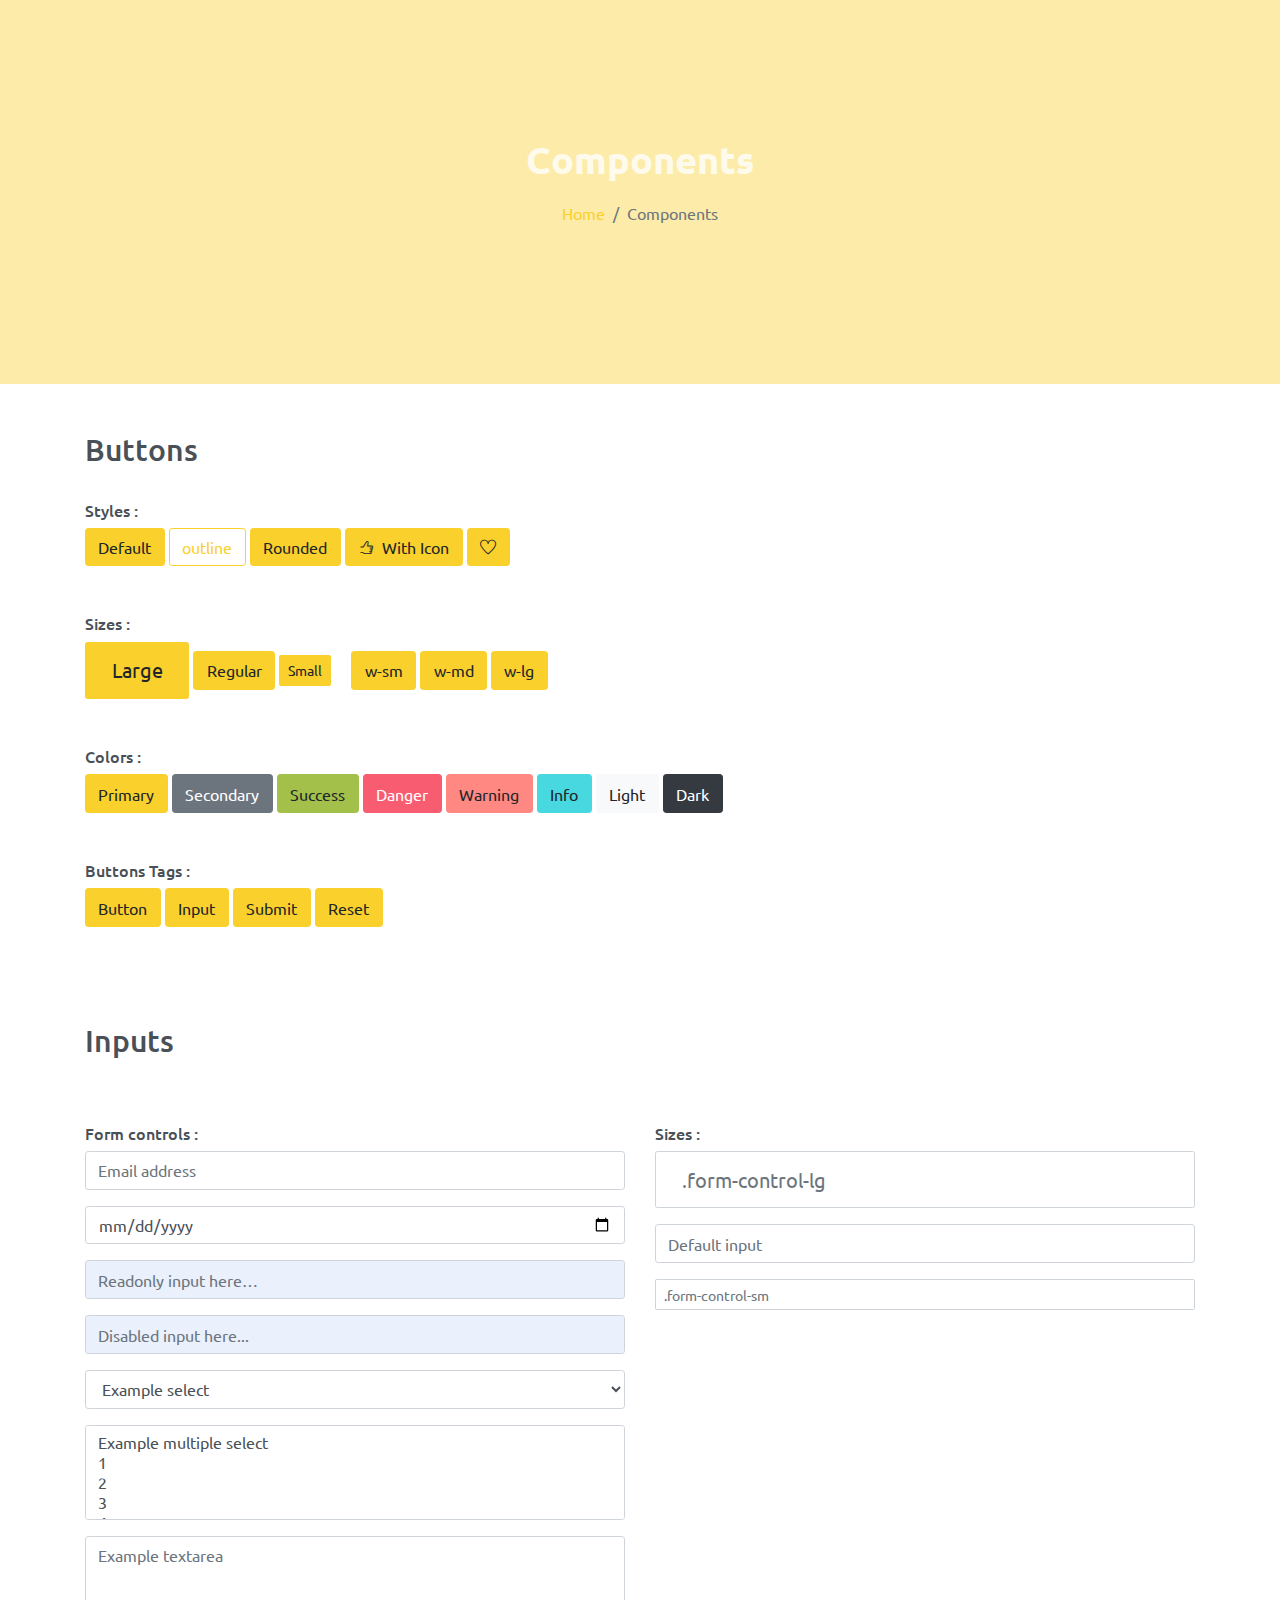
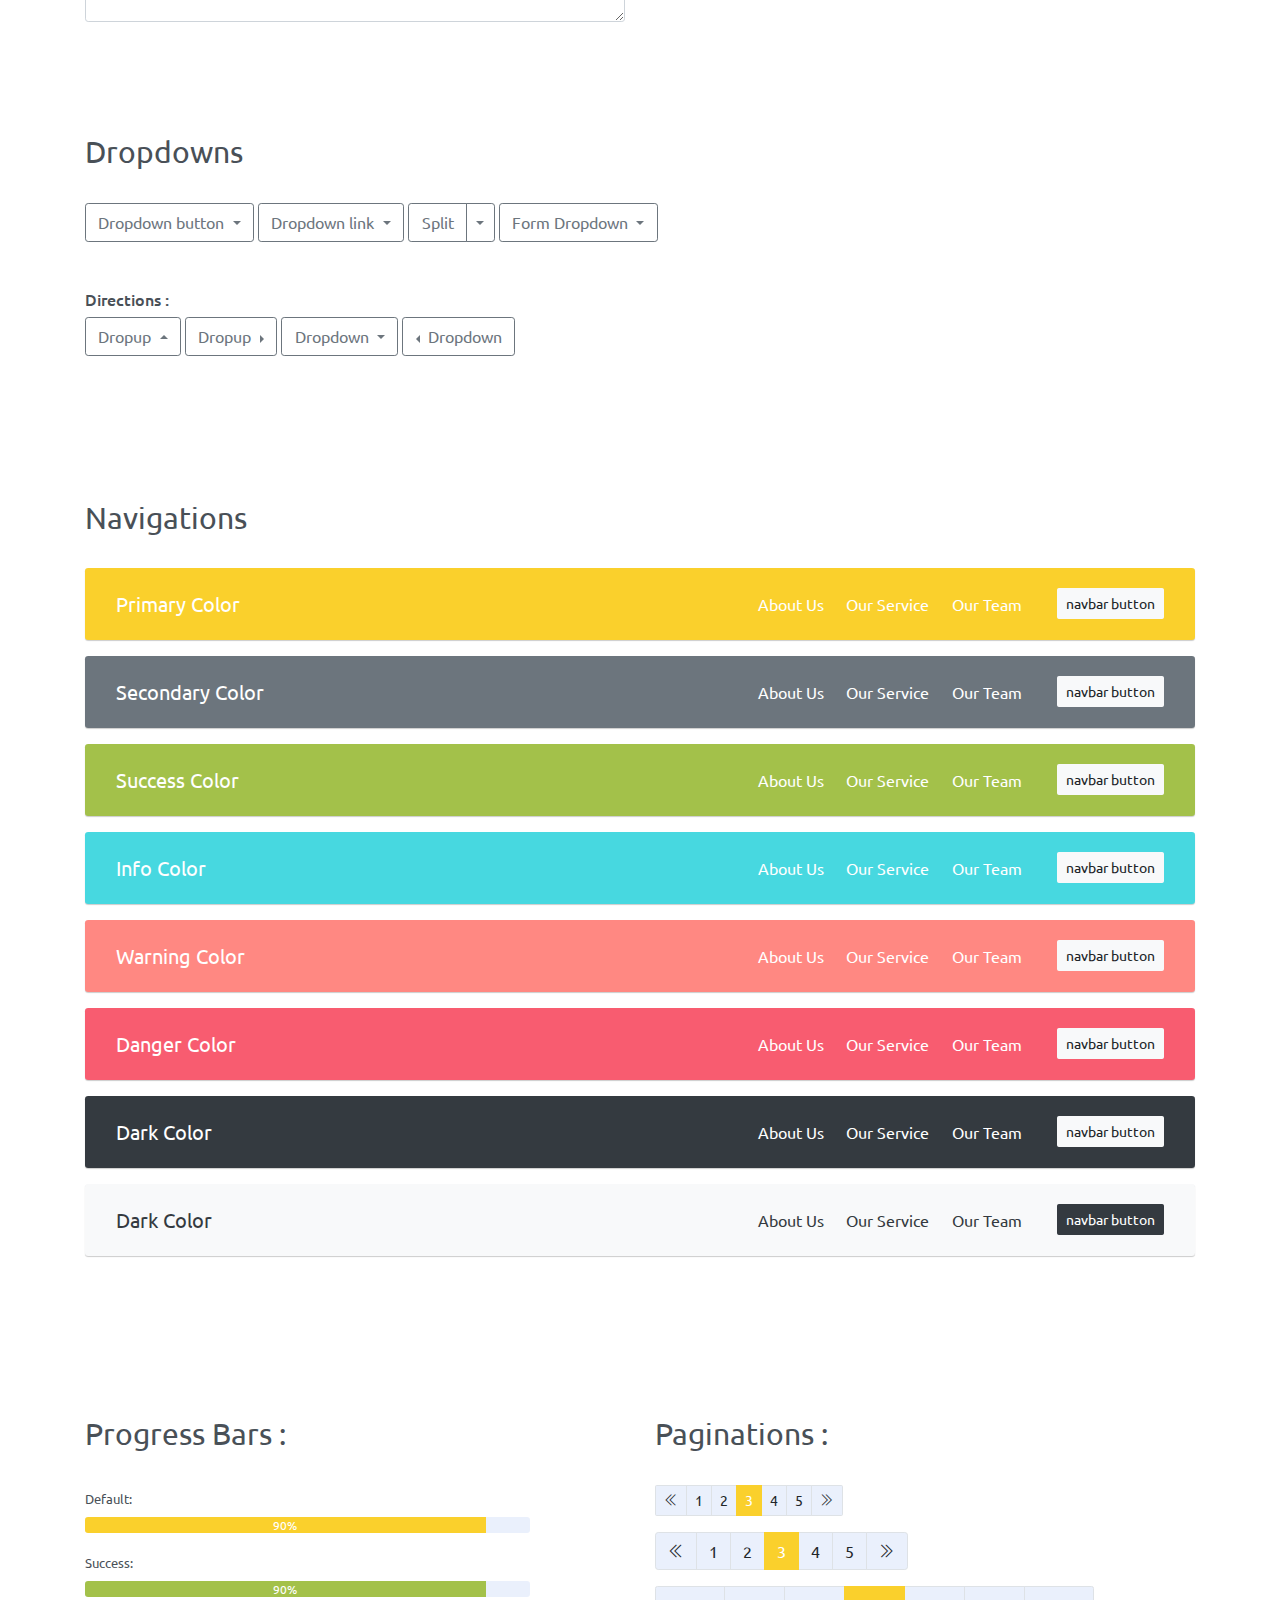
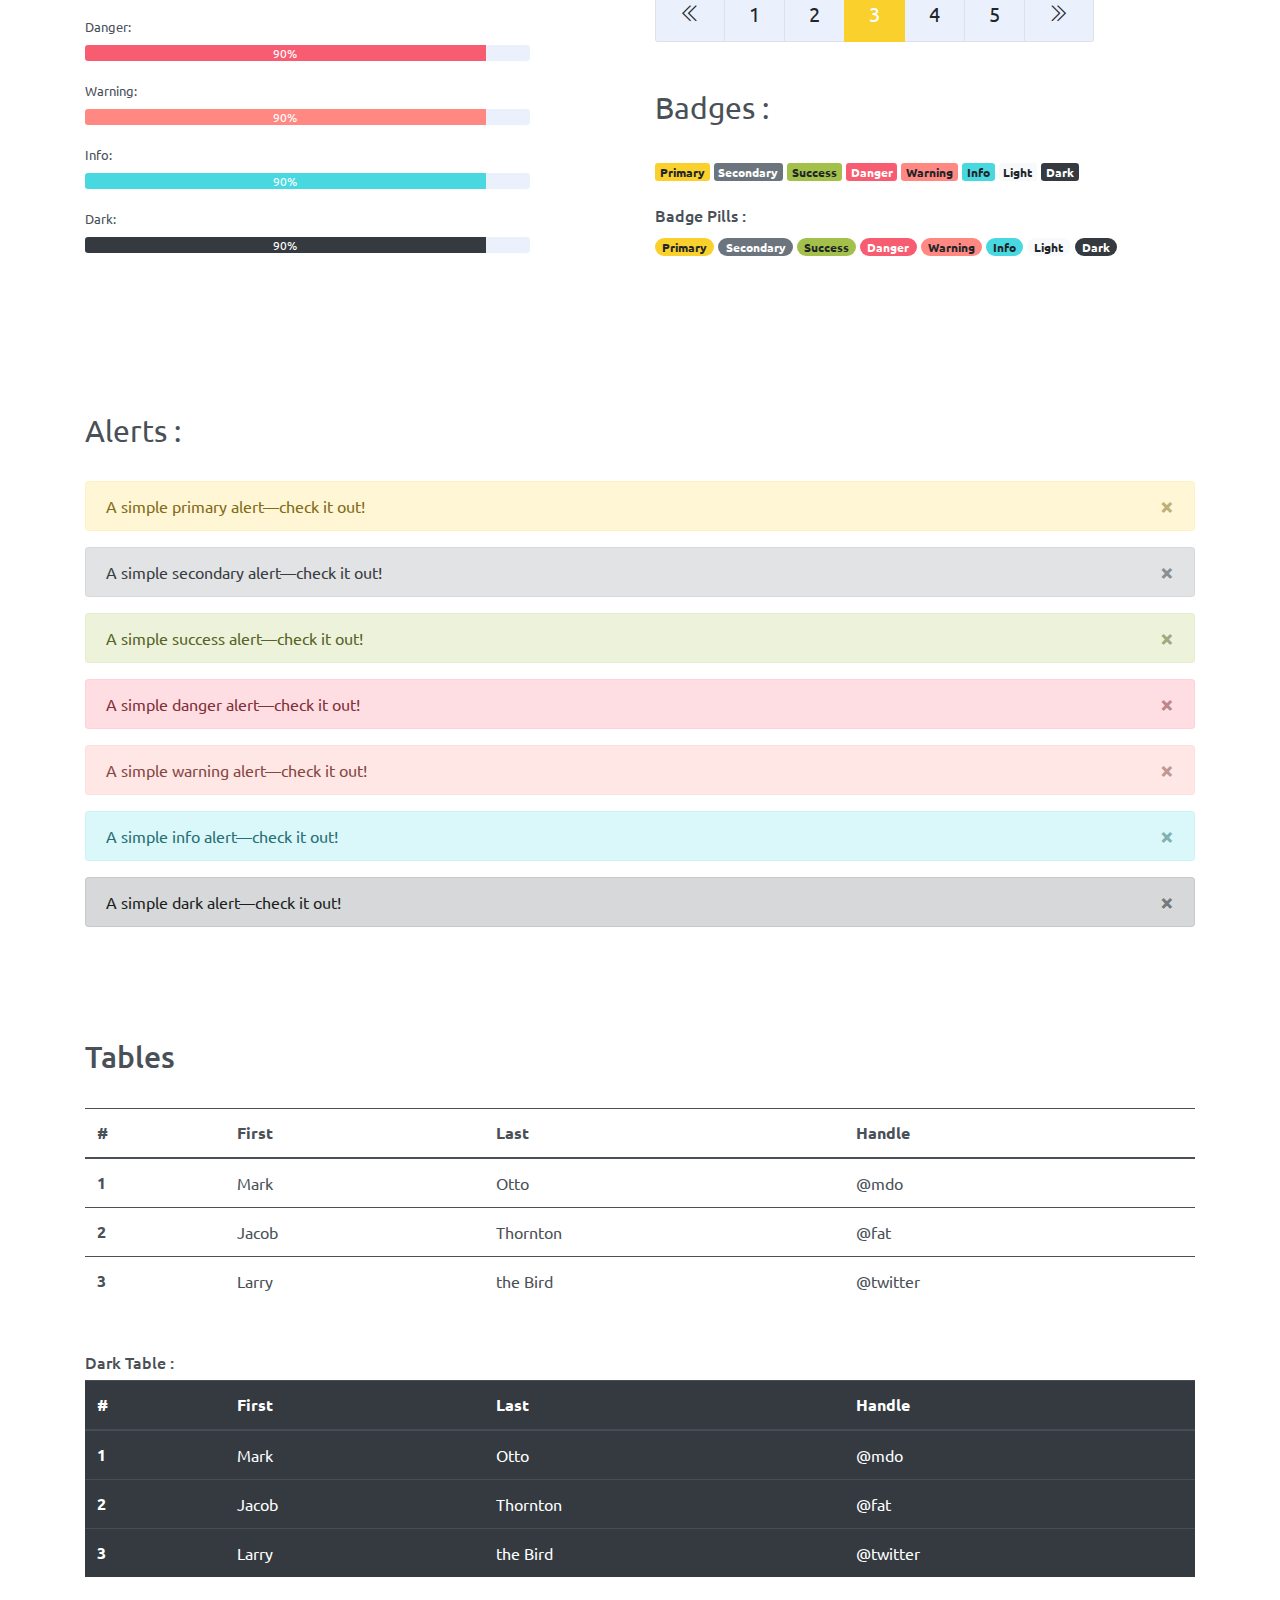
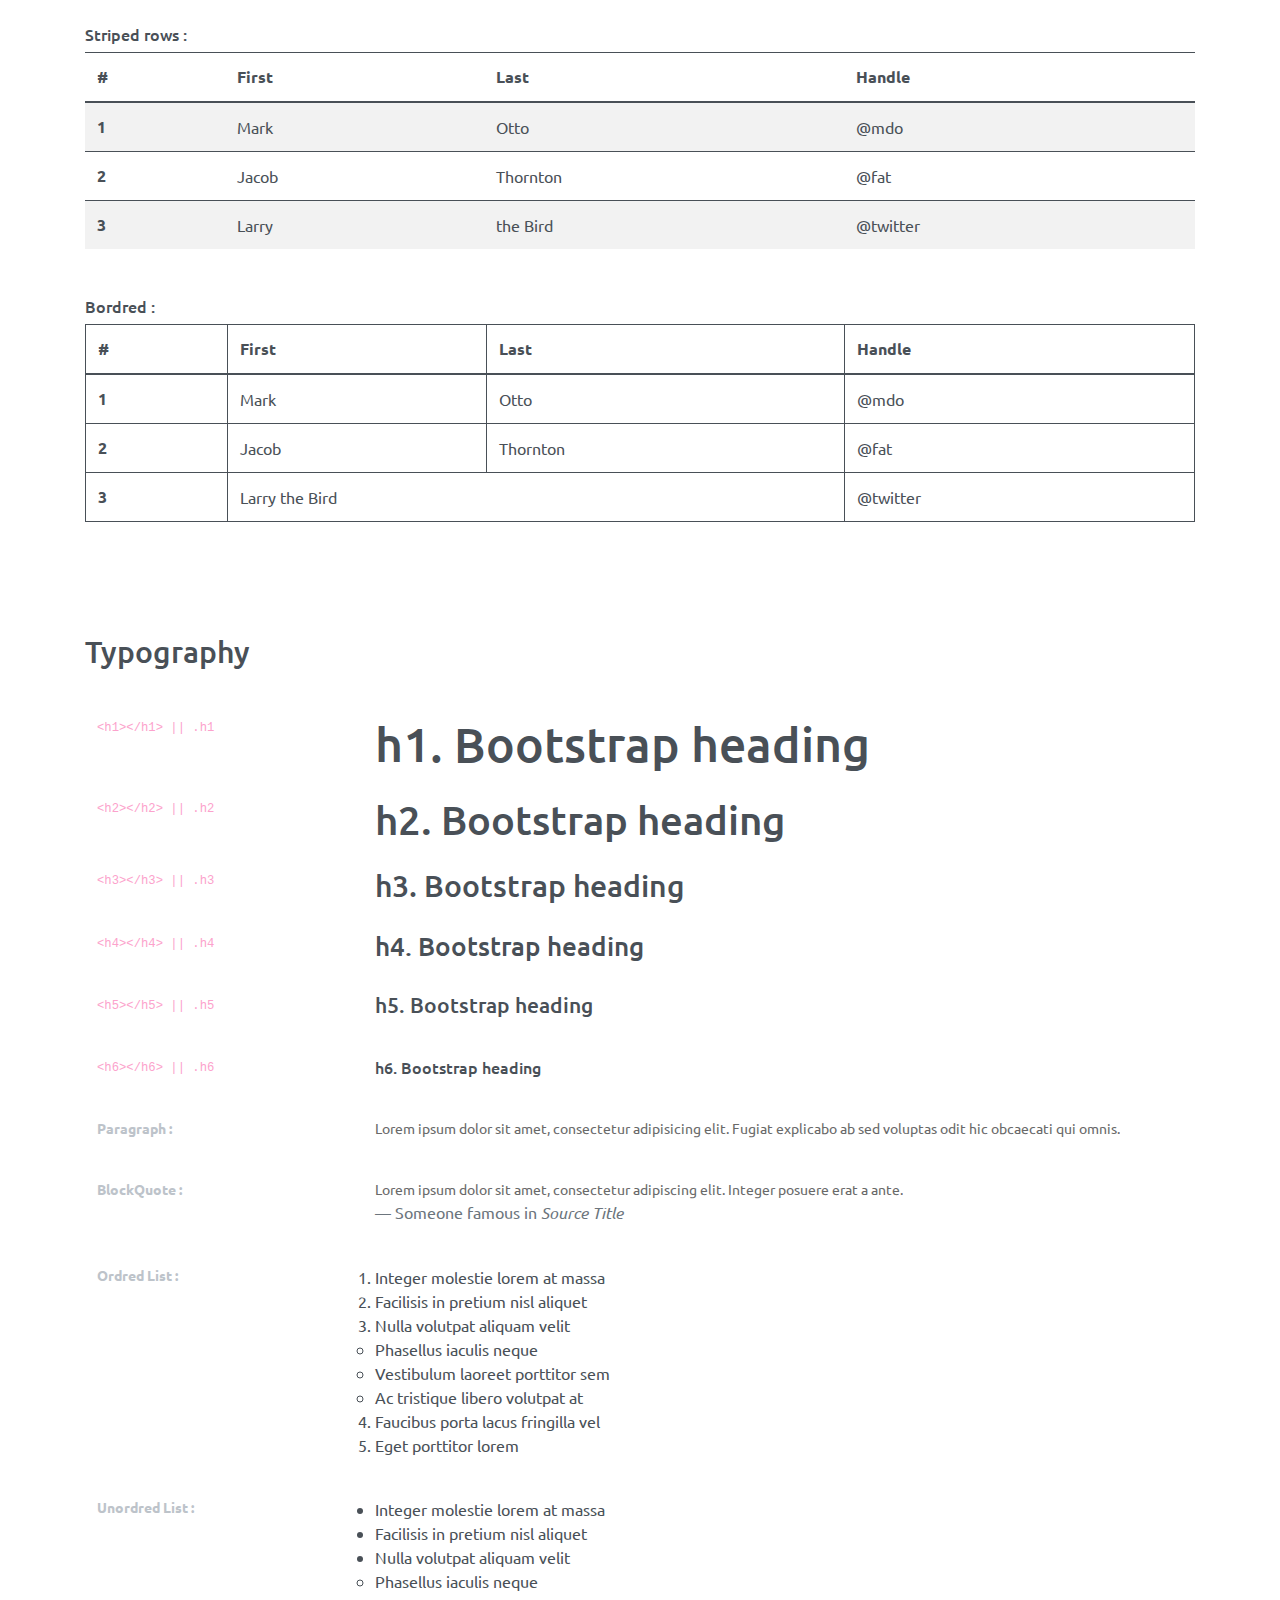
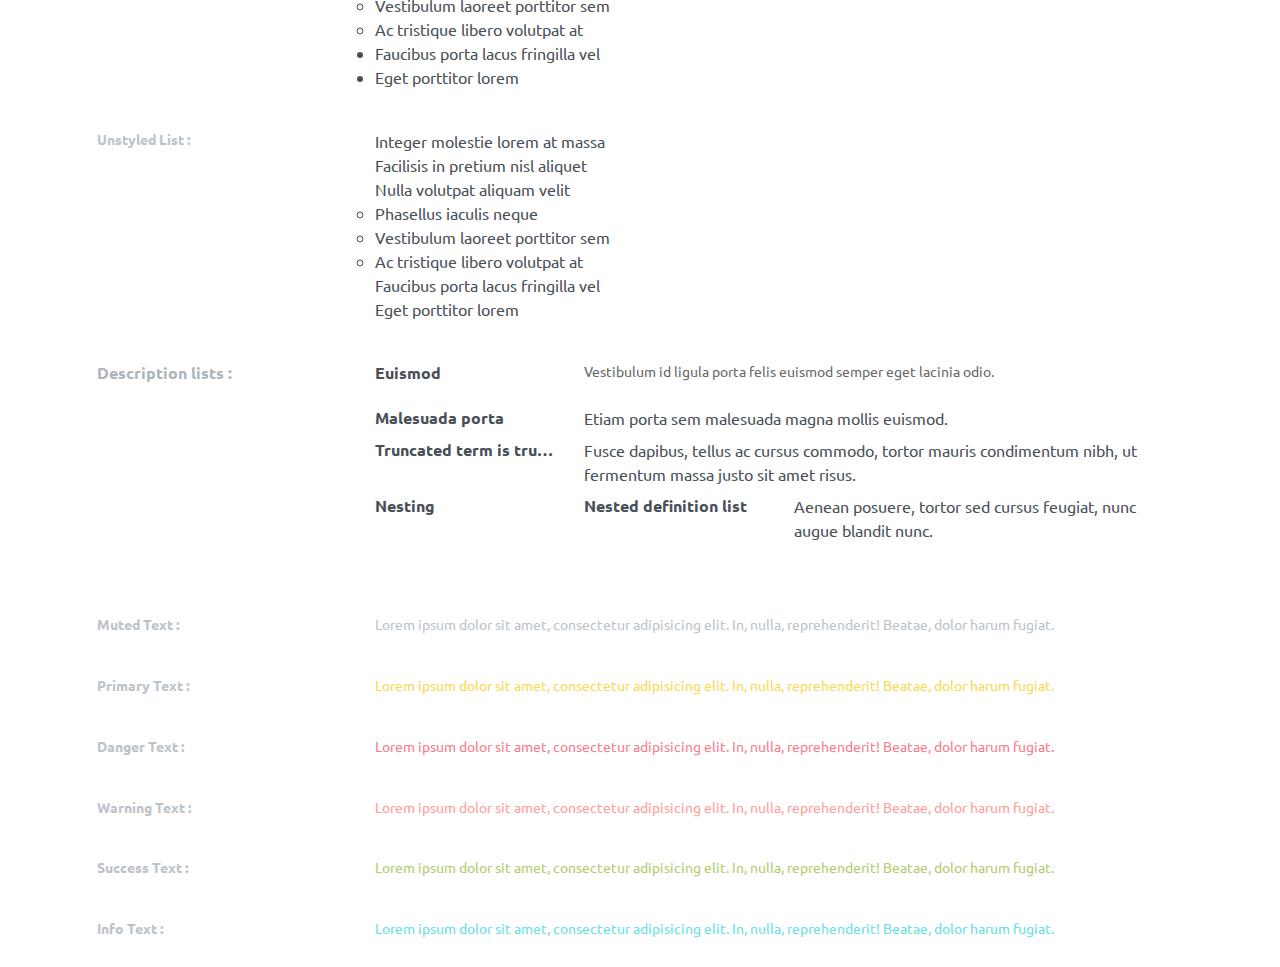
<file: public_html/components.html>
<!DOCTYPE html>
<html lang="en">
<head>
   <meta charset="utf-8">
    <meta name="viewport" content="width=device-width, initial-scale=1, shrink-to-fit=no">
    <meta name="description" content="Start your development with Creative Design landing page.">
    <meta name="author" content="Codecave">
    <title>CodeCave | Components</title>

    <!-- font icons -->
    <link rel="stylesheet" href="assets/vendors/themify-icons/css/themify-icons.css">

    <!-- Favicon -->
    <link rel="icon" type="image/x-icon" href="/public_html/assets/imgs/favicon.svg">

    <!-- Bootstrap + Creative Design main styles -->
   <link rel="stylesheet" href="assets/css/design.css">

</head>
<body class="dark-theme" id="componentspage">

   <!-- Page Header -->
   <header class="header header-mini"> 
      <div class="header-title">Components</div> 
      <nav aria-label="breadcrumb">
         <ol class="breadcrumb">
            <li class="breadcrumb-item"><a href="index.html">Home</a></li>
            <li class="breadcrumb-item active" aria-current="page">Components</li>
         </ol>
      </nav>
   </header> <!-- End Of Page Header -->

   <!-- main content -->
   <div class="container">

      <!-- Buttons -->
      <h3 class="mt-5">Buttons</h3>
      <hr>
      <h6 class="section-secondary-title">Styles :</h6>
      <button class="btn btn-primary">Default</button>
      <button class="btn btn-outline-primary">outline</button>
      <button class="btn btn-primary rounded">Rounded</button>
      <button class="btn btn-primary rounded"><i class="ti-thumb-up pr-1"></i> With Icon</button>
      <button class="btn btn-primary circle"><i class="ti-heart"></i></button>

      <h6 class="section-secondary-title mt-5">Sizes :</h6>
      <button class="btn btn-primary btn-lg">Large</button>
      <button class="btn btn-primary ">Regular</button>
      <button class="btn btn-primary btn-sm">Small</button>
      <button class="btn btn-primary w-sm ml-3">w-sm</button>
      <button class="btn btn-primary w-md">w-md</button>
      <button class="btn btn-primary w-lg">w-lg</button>

      <h6 class="section-secondary-title mt-5">Colors :</h6>          
      <button type="button" class="btn btn-primary">Primary</button>
      <button type="button" class="btn btn-secondary">Secondary</button>
      <button type="button" class="btn btn-success">Success</button>
      <button type="button" class="btn btn-danger">Danger</button>
      <button type="button" class="btn btn-warning">Warning</button>
      <button type="button" class="btn btn-info">Info</button>
      <button type="button" class="btn btn-light">Light</button>
      <button type="button" class="btn btn-dark">Dark</button>

      <h6 class="section-secondary-title mt-5">Buttons Tags :</h6>
      <button class="btn btn-primary" type="submit">Button</button>
      <input class="btn btn-primary" type="button" value="Input">
      <input class="btn btn-primary" type="submit" value="Submit">
      <input class="btn btn-primary" type="reset" value="Reset">
      
      <!-- devider -->
      <div class="py-5"></div>

      <!-- Inputs -->
      <h3>Inputs</h3>
      <hr>
      <div class="row mt-5">
         <div class="col-md-6">
            <h6 class="section-secondary-title">Form controls :</h6>        
            <div class="form-group">
               <input type="email" class="form-control" id="exampleFormControlInput1" placeholder="Email address">
            </div>
            <div class="form-group">
               <input type="date" class="form-control" id="exampleFormControlInput1" placeholder="Date">
            </div>
            <div class="form-group">
               <input class="form-control" type="text" placeholder="Readonly input here…" readonly>
            </div>
            <div class="form-group">
               <input class="form-control" id="disabledInput" type="text" placeholder="Disabled input here..." disabled>
            </div>
            <div class="form-group">
               <select class="form-control" id="exampleFormControlSelect1">
                  <option>Example select</option>
                  <option>1</option>
                  <option>2</option>
                  <option>3</option>
                  <option>4</option>
                  <option>5</option>
               </select>
            </div>
            <div class="form-group">
               <select multiple class="form-control" id="exampleFormControlSelect2">
                  <option>Example multiple select</option>
                  <option>1</option>
                  <option>2</option>
                  <option>3</option>
                  <option>4</option>
                  <option>5</option>
               </select>
            </div>
            <div class="form-group">
               <textarea class="form-control" id="exampleFormControlTextarea1" rows="3" placeholder="Example textarea"></textarea>
            </div>
         </div>
         <div class="col-md-6">
            <h6 class="section-secondary-title">Sizes :</h6>    
            <div class="form-group">
               <input class="form-control form-control-lg" type="text" placeholder=".form-control-lg">             
            </div>
            <div class="form-group">
               <input class="form-control" type="text" placeholder="Default input">
            </div>
            <div class="form-group">
               <input class="form-control form-control-sm" type="text" placeholder=".form-control-sm"> 
            </div>
         </div>
      </div> <!-- end of inputs -->   

      <!-- devider -->
      <div class="py-5"></div>             

      <!-- Dropdowns -->
      <h3 class="components-section-title font-weight-normal">Dropdowns</h3>
      <hr>
      <div class="dropdown d-inline-block">
         <button class="btn btn-outline-secondary dropdown-toggle" type="button" id="dropdownMenuButton" data-toggle="dropdown" aria-haspopup="true" aria-expanded="false">
         Dropdown button
         </button>
         <div class="dropdown-menu" aria-labelledby="dropdownMenuButton">
         <a class="dropdown-item" href="#">Action</a>
         <a class="dropdown-item" href="#">Another action</a>
         <a class="dropdown-item" href="#">Something else here</a>
         </div>
      </div>
      <div class="dropdown d-inline-block">
         <a class="btn btn-outline-secondary dropdown-toggle" href="#" role="button" id="dropdownMenuLink" data-toggle="dropdown" aria-haspopup="true" aria-expanded="false">
            Dropdown link
         </a>
         <div class="dropdown-menu" aria-labelledby="dropdownMenuLink">
            <a class="dropdown-item" href="#">Action</a>
            <a class="dropdown-item" href="#">Another action</a>
            <a class="dropdown-item" href="#">Something else here</a>
         </div>
      </div>
      <div class="btn-group">
         <button type="button" class="btn btn-outline-secondary">Split</button>
         <button type="button" class="btn btn-outline-secondary dropdown-toggle dropdown-toggle-split" data-toggle="dropdown" aria-haspopup="true" aria-expanded="false">
         <span class="sr-only">Toggle Dropdown</span>
         </button>
         <div class="dropdown-menu">
            <a class="dropdown-item" href="#">Action</a>
            <a class="dropdown-item" href="#">Another action</a>
            <a class="dropdown-item" href="#">Something else here</a>
            <div class="dropdown-divider"></div>
            <a class="dropdown-item" href="#">Separated link</a>
         </div>
      </div>
      <div class="btn-group">
         <button class="btn btn-outline-secondary dropdown-toggle" type="button" id="dropdownMenuButton" data-toggle="dropdown" aria-haspopup="true" aria-expanded="false">
            Form Dropdown
         </button>
         <div class="dropdown-menu form">
            <form class="px-4 py-3">
               <div class="form-group">
                  <input type="email" class="form-control" id="exampleDropdownFormEmail1" placeholder="email@example.com">
               </div>
               <div class="form-group">
                  <input type="password" class="form-control" id="exampleDropdownFormPassword1" placeholder="Password">
               </div>
               <div class="form-check mb-3">
                  <input type="checkbox" class="form-check-input" id="dropdownCheck">
                  <label class="form-check-label" for="dropdownCheck">
                     Remember me
                  </label>
               </div>
               <button type="submit" class="btn btn-primary btn-block">Sign in</button>
            </form>
            <div class="dropdown-divider"></div>
            <a class="dropdown-item" href="#"><small>New around here? Sign up</small></a>
            <a class="dropdown-item" href="#"><small>Forgot password?</small></a>
         </div>
      </div>       
      <h6 class="section-secondary-title mt-5">Directions :</h6>  
      <div class="btn-group dropup">
         <button type="button" class="btn btn-outline-secondary dropdown-toggle" data-toggle="dropdown" aria-haspopup="true" aria-expanded="false">
            Dropup
         </button>
         <div class="dropdown-menu">
            <a class="dropdown-item" href="#">Action</a>
            <a class="dropdown-item" href="#">Another action</a>
            <a class="dropdown-item" href="#">Something else here</a>
            <div class="dropdown-divider"></div>
            <a class="dropdown-item" href="#">Separated link</a>
         </div>
      </div>
      <div class="btn-group dropright">
         <button type="button" class="btn btn-outline-secondary dropdown-toggle" data-toggle="dropdown" aria-haspopup="true" aria-expanded="false">
            Dropup
         </button>
         <div class="dropdown-menu">
            <a class="dropdown-item" href="#">Action</a>
            <a class="dropdown-item" href="#">Another action</a>
            <a class="dropdown-item" href="#">Something else here</a>
            <div class="dropdown-divider"></div>
            <a class="dropdown-item" href="#">Separated link</a>
         </div>
      </div>
      <div class="btn-group">
         <button type="button" class="btn btn-outline-secondary dropdown-toggle" data-toggle="dropdown" aria-haspopup="true" aria-expanded="false">
            Dropdown
         </button>
         <div class="dropdown-menu">
            <a class="dropdown-item" href="#">Action</a>
            <a class="dropdown-item" href="#">Another action</a>
            <a class="dropdown-item" href="#">Something else here</a>
            <div class="dropdown-divider"></div>
            <a class="dropdown-item" href="#">Separated link</a>
         </div>
      </div>
      <div class="btn-group dropleft">
         <button type="button" class="btn btn-outline-secondary dropdown-toggle" data-toggle="dropdown" aria-haspopup="true" aria-expanded="false">
            Dropdown
         </button>
         <div class="dropdown-menu">
            <a class="dropdown-item" href="#">Action</a>
            <a class="dropdown-item" href="#">Another action</a>
            <a class="dropdown-item" href="#">Something else here</a>
            <div class="dropdown-divider"></div>
            <a class="dropdown-item" href="#">Separated link</a>
         </div>
      </div> <!-- end of Dropdowns -->  

      <!-- devider -->
      <div class="py-5"></div>   

      <!-- navbars -->
      <h3 class="components-section-title font-weight-normal mt-5">Navigations</h3>
      <hr>
      <nav class="navbar navbar-expand-sm navbar-dark bg-primary rounded shadow mb-3">
         <div class="container">
            <a class="navbar-brand" href="#">Primary Color</a>
            <button class="navbar-toggler ml-auto" type="button" data-toggle="collapse" data-target="#navbarSupportedContent" aria-controls="navbarSupportedContent" aria-expanded="false" aria-label="Toggle navigation">
            <span class="navbar-toggler-icon"></span>
            </button>
            <div class="collapse navbar-collapse" id="navbarSupportedContent">
               <ul class="navbar-nav ml-auto"> 
                  <li class="nav-item">
                     <a class="nav-link" href="#about">About Us</a>
                  </li>
                  <li class="nav-item">
                     <a class="nav-link" href="#service">Our Service</a>
                  </li>
                  <li class="nav-item">
                     <a class="nav-link" href="#team">Our Team</a>
                  </li>
                  <li class="nav-item">
                     <a href="#book-table" class="ml-4 mt-1 btn btn-light btn-sm">navbar button</a>
                  </li>
               </ul>                       
            </div>
         </div>
      </nav>
      <nav class="navbar navbar-expand-sm navbar-dark bg-secondary rounded shadow mb-3">
         <div class="container">
            <a class="navbar-brand" href="#">Secondary Color</a>
            <button class="navbar-toggler ml-auto" type="button" data-toggle="collapse" data-target="#navbarSupportedContent" aria-controls="navbarSupportedContent" aria-expanded="false" aria-label="Toggle navigation">
            <span class="navbar-toggler-icon"></span>
            </button>
            <div class="collapse navbar-collapse" id="navbarSupportedContent">
               <ul class="navbar-nav ml-auto"> 
                  <li class="nav-item">
                     <a class="nav-link" href="#about">About Us</a>
                  </li>
                  <li class="nav-item">
                     <a class="nav-link" href="#service">Our Service</a>
                  </li>
                  <li class="nav-item">
                     <a class="nav-link" href="#team">Our Team</a>
                  </li>
                  <li class="nav-item">
                     <a href="#book-table" class="ml-4 mt-1 btn btn-light btn-sm">navbar button</a>
                  </li>
               </ul>                       
            </div>
         </div>
      </nav>
      <nav class="navbar navbar-expand-sm navbar-dark bg-success rounded shadow mb-3">
         <div class="container">
            <a class="navbar-brand" href="#">Success Color</a>
            <button class="navbar-toggler ml-auto" type="button" data-toggle="collapse" data-target="#navbarSupportedContent" aria-controls="navbarSupportedContent" aria-expanded="false" aria-label="Toggle navigation">
            <span class="navbar-toggler-icon"></span>
            </button>
            <div class="collapse navbar-collapse" id="navbarSupportedContent">
               <ul class="navbar-nav ml-auto"> 
                  <li class="nav-item">
                     <a class="nav-link" href="#about">About Us</a>
                  </li>
                  <li class="nav-item">
                     <a class="nav-link" href="#service">Our Service</a>
                  </li>
                  <li class="nav-item">
                     <a class="nav-link" href="#team">Our Team</a>
                  </li>
                  <li class="nav-item">
                     <a href="#book-table" class="ml-4 mt-1 btn btn-light btn-sm">navbar button</a>
                  </li>
               </ul>                       
            </div>
         </div>
      </nav>
      <nav class="navbar navbar-expand-sm navbar-dark bg-info rounded shadow mb-3">
         <div class="container">
            <a class="navbar-brand" href="#">Info Color</a>
            <button class="navbar-toggler ml-auto" type="button" data-toggle="collapse" data-target="#navbarSupportedContent" aria-controls="navbarSupportedContent" aria-expanded="false" aria-label="Toggle navigation">
            <span class="navbar-toggler-icon"></span>
            </button>
            <div class="collapse navbar-collapse" id="navbarSupportedContent">
               <ul class="navbar-nav ml-auto"> 
                  <li class="nav-item">
                     <a class="nav-link" href="#about">About Us</a>
                  </li>
                  <li class="nav-item">
                     <a class="nav-link" href="#service">Our Service</a>
                  </li>
                  <li class="nav-item">
                     <a class="nav-link" href="#team">Our Team</a>
                  </li>
                  <li class="nav-item">
                     <a href="#book-table" class="ml-4 mt-1 btn btn-light btn-sm">navbar button</a>
                  </li>
               </ul>                       
            </div>
         </div>
      </nav>
      <nav class="navbar navbar-expand-sm navbar-dark bg-warning rounded shadow mb-3">
         <div class="container">
            <a class="navbar-brand" href="#">Warning Color</a>
            <button class="navbar-toggler ml-auto" type="button" data-toggle="collapse" data-target="#navbarSupportedContent" aria-controls="navbarSupportedContent" aria-expanded="false" aria-label="Toggle navigation">
            <span class="navbar-toggler-icon"></span>
            </button>
            <div class="collapse navbar-collapse" id="navbarSupportedContent">
               <ul class="navbar-nav ml-auto"> 
                  <li class="nav-item">
                     <a class="nav-link" href="#about">About Us</a>
                  </li>
                  <li class="nav-item">
                     <a class="nav-link" href="#service">Our Service</a>
                  </li>
                  <li class="nav-item">
                     <a class="nav-link" href="#team">Our Team</a>
                  </li>
                  <li class="nav-item">
                     <a href="#book-table" class="ml-4 mt-1 btn btn-light btn-sm">navbar button</a>
                  </li>
               </ul>                       
            </div>
         </div>
      </nav>
      <nav class="navbar navbar-expand-sm navbar-dark bg-danger rounded shadow mb-3">
         <div class="container">
            <a class="navbar-brand" href="#">Danger Color</a>
            <button class="navbar-toggler ml-auto" type="button" data-toggle="collapse" data-target="#navbarSupportedContent" aria-controls="navbarSupportedContent" aria-expanded="false" aria-label="Toggle navigation">
            <span class="navbar-toggler-icon"></span>
            </button>
            <div class="collapse navbar-collapse" id="navbarSupportedContent">
               <ul class="navbar-nav ml-auto"> 
                  <li class="nav-item">
                     <a class="nav-link" href="#about">About Us</a>
                  </li>
                  <li class="nav-item">
                     <a class="nav-link" href="#service">Our Service</a>
                  </li>
                  <li class="nav-item">
                     <a class="nav-link" href="#team">Our Team</a>
                  </li>
                  <li class="nav-item">
                     <a href="#book-table" class="ml-4 mt-1 btn btn-light btn-sm">navbar button</a>
                  </li>
               </ul>                       
            </div>
         </div>
      </nav>
      <nav class="navbar navbar-expand-sm navbar-dark bg-dark rounded shadow mb-3">
         <div class="container">
            <a class="navbar-brand" href="#">Dark Color</a>
            <button class="navbar-toggler ml-auto" type="button" data-toggle="collapse" data-target="#navbarSupportedContent" aria-controls="navbarSupportedContent" aria-expanded="false" aria-label="Toggle navigation">
            <span class="navbar-toggler-icon"></span>
            </button>
            <div class="collapse navbar-collapse" id="navbarSupportedContent">
               <ul class="navbar-nav ml-auto"> 
                  <li class="nav-item">
                     <a class="nav-link" href="#about">About Us</a>
                  </li>
                  <li class="nav-item">
                     <a class="nav-link" href="#service">Our Service</a>
                  </li>
                  <li class="nav-item">
                     <a class="nav-link" href="#team">Our Team</a>
                  </li>
                  <li class="nav-item">
                     <a href="#book-table" class="ml-4 mt-1 btn btn-light btn-sm">navbar button</a>
                  </li>
               </ul>                       
            </div>
         </div>
      </nav>
      <nav class="navbar navbar-expand-sm navbar-light bg-light rounded shadow mb-3">
         <div class="container">
            <a class="navbar-brand" href="#">Dark Color</a>
            <button class="navbar-toggler ml-auto" type="button" data-toggle="collapse" data-target="#navbarSupportedContent" aria-controls="navbarSupportedContent" aria-expanded="false" aria-label="Toggle navigation">
            <span class="navbar-toggler-icon"></span>
            </button>
            <div class="collapse navbar-collapse" id="navbarSupportedContent">
               <ul class="navbar-nav ml-auto"> 
                  <li class="nav-item">
                     <a class="nav-link" href="#about">About Us</a>
                  </li>
                  <li class="nav-item">
                     <a class="nav-link" href="#service">Our Service</a>
                  </li>
                  <li class="nav-item">
                     <a class="nav-link" href="#team">Our Team</a>
                  </li>
                  <li class="nav-item">
                     <a href="#book-table" class="ml-4 mt-1 btn btn-dark btn-sm">navbar button</a>
                  </li>
               </ul>                       
            </div>
         </div>
      </nav>
      <!-- End of navbars -->

      <!-- devider -->
      <div class="py-5"></div>   
      
      <!-- progress bars -->
      <div class="row justify-content-between">
         <div class="col-md-5">
            <h3 class="components-section-title font-weight-normal mt-5">Progress Bars :</h3>
            <hr>
            <small>Default: </small>
            <div class="progress mt-2 mb-3">
               <div class="progress-bar" role="progressbar" style="width: 90%" aria-valuenow="25" aria-valuemin="0" aria-valuemax="100"><span>90%</span></div>
            </div>
            <small>Success:</small>
            <div class="progress mt-2 mb-3">
               <div class="progress-bar bg-success" role="progressbar" style="width: 90%" aria-valuenow="25" aria-valuemin="0" aria-valuemax="100"><span>90%</span></div>
            </div>
            <small>Danger:</small>
            <div class="progress mt-2 mb-3">
               <div class="progress-bar bg-danger" role="progressbar" style="width: 90%" aria-valuenow="25" aria-valuemin="0" aria-valuemax="100"><span>90%</span></div>
            </div>
            <small>Warning:</small>
            <div class="progress mt-2 mb-3">
               <div class="progress-bar bg-warning" role="progressbar" style="width: 90%" aria-valuenow="25" aria-valuemin="0" aria-valuemax="100"><span>90%</span></div>
            </div>
            <small>Info:</small>
            <div class="progress mt-2 mb-3">
               <div class="progress-bar bg-info" role="progressbar" style="width: 90%" aria-valuenow="25" aria-valuemin="0" aria-valuemax="100"><span>90%</span></div>
            </div>
            <small>Dark:</small>
            <div class="progress mt-2 mb-3">
               <div class="progress-bar bg-dark" role="progressbar" style="width: 90%" aria-valuenow="25" aria-valuemin="0" aria-valuemax="100"><span>90%</span></div>
            </div>
         </div>
         <div class="col-md-6">
            <h3 class="components-section-title font-weight-normal mt-5">Paginations :</h3>
            <hr>
            <nav aria-label="Page navigation example">
               <ul class="pagination pagination-sm">
                  <li class="page-item"><a class="page-link" href="#"><i class="ti-angle-double-left"></i></a></li>
                  <li class="page-item"><a class="page-link" href="#">1</a></li>
                  <li class="page-item"><a class="page-link" href="#">2</a></li>
                  <li class="page-item active"><a class="page-link" href="#">3</a></li>
                  <li class="page-item"><a class="page-link" href="#">4</a></li>
                  <li class="page-item"><a class="page-link" href="#">5</a></li>
                  <li class="page-item"><a class="page-link" href="#"><i class="ti-angle-double-right"></i></a></li>
               </ul>
            </nav>
            <nav aria-label="Page navigation example">
               <ul class="pagination">
               <li class="page-item"><a class="page-link" href="#"><i class="ti-angle-double-left"></i></a></li>
                  <li class="page-item"><a class="page-link" href="#">1</a></li>
                  <li class="page-item"><a class="page-link" href="#">2</a></li>
                  <li class="page-item active"><a class="page-link" href="#">3</a></li>
                  <li class="page-item"><a class="page-link" href="#">4</a></li>
                  <li class="page-item"><a class="page-link" href="#">5</a></li>
                  <li class="page-item"><a class="page-link" href="#"><i class="ti-angle-double-right"></i></a></li>
               </ul>
            </nav>
            <nav aria-label="Page navigation example">
               <ul class="pagination pagination-lg">
                  <li class="page-item"><a class="page-link" href="#"><i class="ti-angle-double-left"></i></a></li>
                  <li class="page-item"><a class="page-link" href="#">1</a></li>
                  <li class="page-item"><a class="page-link" href="#">2</a></li>
                  <li class="page-item active"><a class="page-link" href="#">3</a></li>
                  <li class="page-item"><a class="page-link" href="#">4</a></li>
                  <li class="page-item"><a class="page-link" href="#">5</a></li>
                  <li class="page-item"><a class="page-link" href="#"><i class="ti-angle-double-right"></i></a></li>
               </ul>
            </nav>

            <!-- Badges -->
            <h3 class="components-section-title font-weight-normal mt-5">Badges :</h3>
            <hr>
            <span class="badge badge-primary">Primary</span>
            <span class="badge badge-secondary">Secondary</span>
            <span class="badge badge-success">Success</span>
            <span class="badge badge-danger">Danger</span>
            <span class="badge badge-warning">Warning</span>
            <span class="badge badge-info">Info</span>
            <span class="badge badge-light">Light</span>
            <span class="badge badge-dark">Dark</span>
            <h6 class="section-secondary-title mt-4 mb-2">Badge Pills :</h6>
            <span class="badge badge-pill badge-primary">Primary</span>
            <span class="badge badge-pill badge-secondary">Secondary</span>
            <span class="badge badge-pill badge-success">Success</span>
            <span class="badge badge-pill badge-danger">Danger</span>
            <span class="badge badge-pill badge-warning">Warning</span>
            <span class="badge badge-pill badge-info">Info</span>
            <span class="badge badge-pill badge-light">Light</span>
            <span class="badge badge-pill badge-dark">Dark</span>
         </div>
      </div> <!-- End of Progress bars -->

      <!-- devider -->
      <div class="py-5"></div>  

      <!-- Alerts -->
      <h3 class="components-section-title font-weight-normal mt-5">Alerts :</h3>
      <hr>
      <div class="alert alert-primary alert-dismissible fade show" role="alert">
         A simple primary alert—check it out!
         <button type="button" class="close" data-dismiss="alert" aria-label="Close">
            <span aria-hidden="true">&times;</span>
         </button>
      </div>
      <div class="alert alert-secondary alert-dismissible fade show" role="alert">
         A simple secondary alert—check it out!
         <button type="button" class="close" data-dismiss="alert" aria-label="Close">
            <span aria-hidden="true">&times;</span>
         </button>
      </div>
      <div class="alert alert-success alert-dismissible fade show" role="alert">
         A simple success alert—check it out!
         <button type="button" class="close" data-dismiss="alert" aria-label="Close">
            <span aria-hidden="true">&times;</span>
         </button>
      </div>
      <div class="alert alert-danger alert-dismissible fade show" role="alert">
         A simple danger alert—check it out!
         <button type="button" class="close" data-dismiss="alert" aria-label="Close">
            <span aria-hidden="true">&times;</span>
         </button>
      </div>
      <div class="alert alert-warning alert-dismissible fade show" role="alert">
         A simple warning alert—check it out!
         <button type="button" class="close" data-dismiss="alert" aria-label="Close">
            <span aria-hidden="true">&times;</span>
         </button>
      </div>
      <div class="alert alert-info alert-dismissible fade show" role="alert">
         A simple info alert—check it out!
         <button type="button" class="close" data-dismiss="alert" aria-label="Close">
            <span aria-hidden="true">&times;</span>
         </button>
      </div>
      <div class="alert alert-dark alert-dismissible fade show" role="alert">
         A simple dark alert—check it out!
         <button type="button" class="close" data-dismiss="alert" aria-label="Close">
            <span aria-hidden="true">&times;</span>
         </button>
      </div>
      <!-- end of alerts -->

      <!-- devider -->
      <div class="py-5"></div> 
   
      <!-- tables -->
      <h3 class="components-section-title">Tables</h3>
      <hr>
      <table class="table">
         <thead>
            <tr>
               <th scope="col">#</th>
               <th scope="col">First</th>
               <th scope="col">Last</th>
               <th scope="col">Handle</th>
            </tr>
         </thead>
         <tbody>
            <tr>
               <th scope="row">1</th>
               <td>Mark</td>
               <td>Otto</td>
               <td>@mdo</td>
            </tr>
            <tr>
               <th scope="row">2</th>
               <td>Jacob</td>
               <td>Thornton</td>
               <td>@fat</td>
            </tr>
            <tr>
               <th scope="row">3</th>
               <td>Larry</td>
               <td>the Bird</td>
               <td>@twitter</td>
            </tr>
         </tbody>
      </table>
   
      <h6 class="section-secondary-title mt-5">Dark Table :</h6>
      <table class="table table-dark">
         <thead>
            <tr>
               <th scope="col">#</th>
               <th scope="col">First</th>
               <th scope="col">Last</th>
               <th scope="col">Handle</th>
            </tr>
         </thead>
         <tbody>
            <tr>
               <th scope="row">1</th>
               <td>Mark</td>
               <td>Otto</td>
               <td>@mdo</td>
            </tr>
            <tr>
               <th scope="row">2</th>
               <td>Jacob</td>
               <td>Thornton</td>
               <td>@fat</td>
            </tr>
            <tr>
               <th scope="row">3</th>
               <td>Larry</td>
               <td>the Bird</td>
               <td>@twitter</td>
            </tr>
         </tbody>
      </table>

      <h6 class="section-secondary-title mt-5">Striped rows :</h6>
      <table class="table table-striped">
         <thead>
            <tr>
               <th scope="col">#</th>
               <th scope="col">First</th>
               <th scope="col">Last</th>
               <th scope="col">Handle</th>
            </tr>
         </thead>
         <tbody>
            <tr>
               <th scope="row">1</th>
               <td>Mark</td>
               <td>Otto</td>
               <td>@mdo</td>
            </tr>
            <tr>
               <th scope="row">2</th>
               <td>Jacob</td>
               <td>Thornton</td>
               <td>@fat</td>
            </tr>
            <tr>
               <th scope="row">3</th>
               <td>Larry</td>
               <td>the Bird</td>
               <td>@twitter</td>
            </tr>
         </tbody>
      </table>

      <h6 class="section-secondary-title mt-5">Bordred :</h6>
      <table class="table table-bordered">
         <thead>
            <tr>
               <th scope="col">#</th>
               <th scope="col">First</th>
               <th scope="col">Last</th>
               <th scope="col">Handle</th>
            </tr>
         </thead>
         <tbody>
            <tr>
               <th scope="row">1</th>
               <td>Mark</td>
               <td>Otto</td>
               <td>@mdo</td>
            </tr>
            <tr>
               <th scope="row">2</th>
               <td>Jacob</td>
               <td>Thornton</td>
               <td>@fat</td>
            </tr>
            <tr>
               <th scope="row">3</th>
               <td colspan="2">Larry the Bird</td>
               <td>@twitter</td>
            </tr>
         </tbody>
      </table>
      <!-- end of tables -->

      <!-- devider -->
      <div class="py-5"></div> 

      <!-- typography -->
      <h3 class="components-section-title">Typography</h3>
      <hr>
      
      
      <table class="table table-borderless v-align-center">
         <tbody>
            <tr>
               <td>
                  <p><code class="highlighter-rouge">&lt;h1&gt;&lt;/h1&gt; || .h1</code></p>
               </td>
               <td class="w-75"><span class="h1">h1. Bootstrap heading</span></td>
            </tr>
            <tr>
               <td>
                  <p><code class="highlighter-rouge">&lt;h2&gt;&lt;/h2&gt; || .h2</code></p>
               </td>
               <td><span class="h2">h2. Bootstrap heading</span></td>
            </tr>
            <tr>
               <td>
                  <p><code class="highlighter-rouge">&lt;h3&gt;&lt;/h3&gt; || .h3</code></p>
               </td>
               <td><span class="h3">h3. Bootstrap heading</span></td>
            </tr>
            <tr>
               <td>
                  <p><code class="highlighter-rouge">&lt;h4&gt;&lt;/h4&gt; || .h4</code></p>
               </td>
               <td><span class="h4">h4. Bootstrap heading</span></td>
            </tr>
            <tr>
               <td>
                  <p><code class="highlighter-rouge">&lt;h5&gt;&lt;/h5&gt; || .h5</code></p>
               </td>
               <td><span class="h5">h5. Bootstrap heading</span></td>
            </tr>
            <tr>
               <td>
                  <p><code class="highlighter-rouge">&lt;h6&gt;&lt;/h6&gt; || .h6</code></p>
               </td>
               <td><span class="h6">h6. Bootstrap heading</span></td>
            </tr>
            <tr>
               <td>
                  <p class="font-weight-bold text-muted">Paragraph :</p>
               </td>
               <td><p>Lorem ipsum dolor sit amet, consectetur adipisicing elit. Fugiat explicabo ab sed voluptas odit hic obcaecati qui omnis.</p></td>
            </tr>
            <tr>
               <td>
                  <p class="font-weight-bold text-muted">BlockQuote :</p>
               </td>
               <td>
                  <blockquote class="blockquote">
                     <p class="mb-0">Lorem ipsum dolor sit amet, consectetur adipiscing elit. Integer posuere erat a ante.</p>
                     <footer class="blockquote-footer">Someone famous in <cite title="Source Title">Source Title</cite></footer>
                  </blockquote>
               </td>
            </tr>

            <tr>
               <td><p class="font-weight-bold text-muted">Ordred List :</p></td>
               <td>
                  <ol>
                     <li>Integer molestie lorem at massa</li>
                     <li>Facilisis in pretium nisl aliquet</li>
                     <li>Nulla volutpat aliquam velit
                        <ul>
                           <li>Phasellus iaculis neque</li>
                           <li>Vestibulum laoreet porttitor sem</li>
                           <li>Ac tristique libero volutpat at</li>
                        </ul>
                     </li>
                     <li>Faucibus porta lacus fringilla vel</li>
                     <li>Eget porttitor lorem</li>
                  </ol>
               </td>
            </tr>
            <tr>
               <td><p class="font-weight-bold text-muted">Unordred List :</p></td>
               <td>
                  <ul >
                     <li>Integer molestie lorem at massa</li>
                     <li>Facilisis in pretium nisl aliquet</li>
                     <li>Nulla volutpat aliquam velit
                        <ul>
                           <li>Phasellus iaculis neque</li>
                           <li>Vestibulum laoreet porttitor sem</li>
                           <li>Ac tristique libero volutpat at</li>
                        </ul>
                     </li>
                     <li>Faucibus porta lacus fringilla vel</li>
                     <li>Eget porttitor lorem</li>
                  </ul>
               </td>
            </tr>
            <tr>
               <td><p class="font-weight-bold text-muted">Unstyled List :</p></td>
               <td>
                  <ul class="list-unstyled">
                     <li>Integer molestie lorem at massa</li>
                     <li>Facilisis in pretium nisl aliquet</li>
                     <li>Nulla volutpat aliquam velit
                        <ul>
                           <li>Phasellus iaculis neque</li>
                           <li>Vestibulum laoreet porttitor sem</li>
                           <li>Ac tristique libero volutpat at</li>
                        </ul>
                     </li>
                     <li>Faucibus porta lacus fringilla vel</li>
                     <li>Eget porttitor lorem</li>
                  </ul>
               </td>
            </tr>
            <tr>
               <td class="font-weight-bold text-muted">Description lists : </td>
               <td>
                  <dl class="row">
                     <dt class="col-sm-3">Euismod</dt>
                     <dd class="col-sm-9">
                        <p>Vestibulum id ligula porta felis euismod semper eget lacinia odio.</p>
                     </dd>

                     <dt class="col-sm-3">Malesuada porta</dt>
                     <dd class="col-sm-9">Etiam porta sem malesuada magna mollis euismod.</dd>

                     <dt class="col-sm-3 text-truncate">Truncated term is truncated</dt>
                     <dd class="col-sm-9">Fusce dapibus, tellus ac cursus commodo, tortor mauris condimentum nibh, ut fermentum massa justo sit amet risus.</dd>

                     <dt class="col-sm-3">Nesting</dt>
                     <dd class="col-sm-9">
                        <dl class="row">
                           <dt class="col-sm-4">Nested definition list</dt>
                           <dd class="col-sm-8">Aenean posuere, tortor sed cursus feugiat, nunc augue blandit nunc.</dd>
                        </dl>
                     </dd>
                  </dl>
               </td>
            </tr>
            <tr>
               <td>
                  <p class="font-weight-bold text-muted">Muted Text :</p>
               </td>
               <td>
                  <p class="text-muted">Lorem ipsum dolor sit amet, consectetur adipisicing elit. In, nulla, reprehenderit! Beatae, dolor harum fugiat.</p>
               </td>
            </tr>
            <tr>
               <td>
                  <p class="font-weight-bold text-muted">Primary Text :</p>
               </td>
               <td>
                  <p class="text-primary">Lorem ipsum dolor sit amet, consectetur adipisicing elit. In, nulla, reprehenderit! Beatae, dolor harum fugiat.</p>
               </td>
            </tr>
            <tr>
               <td>
                  <p class="font-weight-bold text-muted">Danger Text :</p>
               </td>
               <td>
                  <p class="text-danger">Lorem ipsum dolor sit amet, consectetur adipisicing elit. In, nulla, reprehenderit! Beatae, dolor harum fugiat.</p>
               </td>
            </tr>
            <tr>
               <td>
                  <p class="font-weight-bold text-muted">Warning Text :</p>
               </td>
               <td>
                  <p class="text-warning">Lorem ipsum dolor sit amet, consectetur adipisicing elit. In, nulla, reprehenderit! Beatae, dolor harum fugiat.</p>
               </td>
            </tr>
            <tr>
               <td>
                  <p class="font-weight-bold text-muted">Success Text :</p>
               </td>
               <td>
                  <p class="text-success">Lorem ipsum dolor sit amet, consectetur adipisicing elit. In, nulla, reprehenderit! Beatae, dolor harum fugiat.</p>
               </td>
            </tr>
            <tr>
               <td>
                  <p class="font-weight-bold text-muted">Info Text :</p>
               </td>
               <td>
                  <p class="text-info">Lorem ipsum dolor sit amet, consectetur adipisicing elit. In, nulla, reprehenderit! Beatae, dolor harum fugiat.</p>
               </td>
            </tr>
         </tbody>
      </table>
   </div>
   <!-- end of typography -->

   <div class="container">
      <!-- foooter -->
      <!-- <footer class="footer">            
          <p>Copyright <script>document.write(new Date().getFullYear())</script> &copy; <a href="http://www.devcrud.com">DevCRUD</a></p>
      </footer>End of Footer   -->
   </div>
   
   <!-- core  -->
   <script src="assets/vendors/jquery/jquery-3.4.1.js"></script>
   <script src="assets/vendors/bootstrap/bootstrap.bundle.js"></script>
</body>
</html>
</file>
<file: public_html/assets/vendors/themify-icons/css/themify-icons.css>
@font-face {
	font-family: 'themify';
	src:url("../fonts/themify.eot?-fvbane");
	src:url("../fonts/themify.eot?#iefix-fvbane") format("embedded-opentype"),
		url("../fonts/themify.woff?-fvbane") format("woff"),
		url("../fonts/themify.ttf?-fvbane") format("truetype"),
		url("../fonts/themify.svg?-fvbane#themify") format("svg");
	font-weight: normal;
	font-style: normal;
}

[class^="ti-"], [class*=" ti-"] {
	font-family: 'themify';
	speak: none;
	font-style: normal;
	font-weight: normal;
	font-variant: normal;
	text-transform: none;
	line-height: 1;

	/* Better Font Rendering =========== */
	-webkit-font-smoothing: antialiased;
	-moz-osx-font-smoothing: grayscale;
}

.ti-wand:before {
	content: "\e600";
}
.ti-volume:before {
	content: "\e601";
}
.ti-user:before {
	content: "\e602";
}
.ti-unlock:before {
	content: "\e603";
}
.ti-unlink:before {
	content: "\e604";
}
.ti-trash:before {
	content: "\e605";
}
.ti-thought:before {
	content: "\e606";
}
.ti-target:before {
	content: "\e607";
}
.ti-tag:before {
	content: "\e608";
}
.ti-tablet:before {
	content: "\e609";
}
.ti-star:before {
	content: "\e60a";
}
.ti-spray:before {
	content: "\e60b";
}
.ti-signal:before {
	content: "\e60c";
}
.ti-shopping-cart:before {
	content: "\e60d";
}
.ti-shopping-cart-full:before {
	content: "\e60e";
}
.ti-settings:before {
	content: "\e60f";
}
.ti-search:before {
	content: "\e610";
}
.ti-zoom-in:before {
	content: "\e611";
}
.ti-zoom-out:before {
	content: "\e612";
}
.ti-cut:before {
	content: "\e613";
}
.ti-ruler:before {
	content: "\e614";
}
.ti-ruler-pencil:before {
	content: "\e615";
}
.ti-ruler-alt:before {
	content: "\e616";
}
.ti-bookmark:before {
	content: "\e617";
}
.ti-bookmark-alt:before {
	content: "\e618";
}
.ti-reload:before {
	content: "\e619";
}
.ti-plus:before {
	content: "\e61a";
}
.ti-pin:before {
	content: "\e61b";
}
.ti-pencil:before {
	content: "\e61c";
}
.ti-pencil-alt:before {
	content: "\e61d";
}
.ti-paint-roller:before {
	content: "\e61e";
}
.ti-paint-bucket:before {
	content: "\e61f";
}
.ti-na:before {
	content: "\e620";
}
.ti-mobile:before {
	content: "\e621";
}
.ti-minus:before {
	content: "\e622";
}
.ti-medall:before {
	content: "\e623";
}
.ti-medall-alt:before {
	content: "\e624";
}
.ti-marker:before {
	content: "\e625";
}
.ti-marker-alt:before {
	content: "\e626";
}
.ti-arrow-up:before {
	content: "\e627";
}
.ti-arrow-right:before {
	content: "\e628";
}
.ti-arrow-left:before {
	content: "\e629";
}
.ti-arrow-down:before {
	content: "\e62a";
}
.ti-lock:before {
	content: "\e62b";
}
.ti-location-arrow:before {
	content: "\e62c";
}
.ti-link:before {
	content: "\e62d";
}
.ti-layout:before {
	content: "\e62e";
}
.ti-layers:before {
	content: "\e62f";
}
.ti-layers-alt:before {
	content: "\e630";
}
.ti-key:before {
	content: "\e631";
}
.ti-import:before {
	content: "\e632";
}
.ti-image:before {
	content: "\e633";
}
.ti-heart:before {
	content: "\e634";
}
.ti-heart-broken:before {
	content: "\e635";
}
.ti-hand-stop:before {
	content: "\e636";
}
.ti-hand-open:before {
	content: "\e637";
}
.ti-hand-drag:before {
	content: "\e638";
}
.ti-folder:before {
	content: "\e639";
}
.ti-flag:before {
	content: "\e63a";
}
.ti-flag-alt:before {
	content: "\e63b";
}
.ti-flag-alt-2:before {
	content: "\e63c";
}
.ti-eye:before {
	content: "\e63d";
}
.ti-export:before {
	content: "\e63e";
}
.ti-exchange-vertical:before {
	content: "\e63f";
}
.ti-desktop:before {
	content: "\e640";
}
.ti-cup:before {
	content: "\e641";
}
.ti-crown:before {
	content: "\e642";
}
.ti-comments:before {
	content: "\e643";
}
.ti-comment:before {
	content: "\e644";
}
.ti-comment-alt:before {
	content: "\e645";
}
.ti-close:before {
	content: "\e646";
}
.ti-clip:before {
	content: "\e647";
}
.ti-angle-up:before {
	content: "\e648";
}
.ti-angle-right:before {
	content: "\e649";
}
.ti-angle-left:before {
	content: "\e64a";
}
.ti-angle-down:before {
	content: "\e64b";
}
.ti-check:before {
	content: "\e64c";
}
.ti-check-box:before {
	content: "\e64d";
}
.ti-camera:before {
	content: "\e64e";
}
.ti-announcement:before {
	content: "\e64f";
}
.ti-brush:before {
	content: "\e650";
}
.ti-briefcase:before {
	content: "\e651";
}
.ti-bolt:before {
	content: "\e652";
}
.ti-bolt-alt:before {
	content: "\e653";
}
.ti-blackboard:before {
	content: "\e654";
}
.ti-bag:before {
	content: "\e655";
}
.ti-move:before {
	content: "\e656";
}
.ti-arrows-vertical:before {
	content: "\e657";
}
.ti-arrows-horizontal:before {
	content: "\e658";
}
.ti-fullscreen:before {
	content: "\e659";
}
.ti-arrow-top-right:before {
	content: "\e65a";
}
.ti-arrow-top-left:before {
	content: "\e65b";
}
.ti-arrow-circle-up:before {
	content: "\e65c";
}
.ti-arrow-circle-right:before {
	content: "\e65d";
}
.ti-arrow-circle-left:before {
	content: "\e65e";
}
.ti-arrow-circle-down:before {
	content: "\e65f";
}
.ti-angle-double-up:before {
	content: "\e660";
}
.ti-angle-double-right:before {
	content: "\e661";
}
.ti-angle-double-left:before {
	content: "\e662";
}
.ti-angle-double-down:before {
	content: "\e663";
}
.ti-zip:before {
	content: "\e664";
}
.ti-world:before {
	content: "\e665";
}
.ti-wheelchair:before {
	content: "\e666";
}
.ti-view-list:before {
	content: "\e667";
}
.ti-view-list-alt:before {
	content: "\e668";
}
.ti-view-grid:before {
	content: "\e669";
}
.ti-uppercase:before {
	content: "\e66a";
}
.ti-upload:before {
	content: "\e66b";
}
.ti-underline:before {
	content: "\e66c";
}
.ti-truck:before {
	content: "\e66d";
}
.ti-timer:before {
	content: "\e66e";
}
.ti-ticket:before {
	content: "\e66f";
}
.ti-thumb-up:before {
	content: "\e670";
}
.ti-thumb-down:before {
	content: "\e671";
}
.ti-text:before {
	content: "\e672";
}
.ti-stats-up:before {
	content: "\e673";
}
.ti-stats-down:before {
	content: "\e674";
}
.ti-split-v:before {
	content: "\e675";
}
.ti-split-h:before {
	content: "\e676";
}
.ti-smallcap:before {
	content: "\e677";
}
.ti-shine:before {
	content: "\e678";
}
.ti-shift-right:before {
	content: "\e679";
}
.ti-shift-left:before {
	content: "\e67a";
}
.ti-shield:before {
	content: "\e67b";
}
.ti-notepad:before {
	content: "\e67c";
}
.ti-server:before {
	content: "\e67d";
}
.ti-quote-right:before {
	content: "\e67e";
}
.ti-quote-left:before {
	content: "\e67f";
}
.ti-pulse:before {
	content: "\e680";
}
.ti-printer:before {
	content: "\e681";
}
.ti-power-off:before {
	content: "\e682";
}
.ti-plug:before {
	content: "\e683";
}
.ti-pie-chart:before {
	content: "\e684";
}
.ti-paragraph:before {
	content: "\e685";
}
.ti-panel:before {
	content: "\e686";
}
.ti-package:before {
	content: "\e687";
}
.ti-music:before {
	content: "\e688";
}
.ti-music-alt:before {
	content: "\e689";
}
.ti-mouse:before {
	content: "\e68a";
}
.ti-mouse-alt:before {
	content: "\e68b";
}
.ti-money:before {
	content: "\e68c";
}
.ti-microphone:before {
	content: "\e68d";
}
.ti-menu:before {
	content: "\e68e";
}
.ti-menu-alt:before {
	content: "\e68f";
}
.ti-map:before {
	content: "\e690";
}
.ti-map-alt:before {
	content: "\e691";
}
.ti-loop:before {
	content: "\e692";
}
.ti-location-pin:before {
	content: "\e693";
}
.ti-list:before {
	content: "\e694";
}
.ti-light-bulb:before {
	content: "\e695";
}
.ti-Italic:before {
	content: "\e696";
}
.ti-info:before {
	content: "\e697";
}
.ti-infinite:before {
	content: "\e698";
}
.ti-id-badge:before {
	content: "\e699";
}
.ti-hummer:before {
	content: "\e69a";
}
.ti-home:before {
	content: "\e69b";
}
.ti-help:before {
	content: "\e69c";
}
.ti-headphone:before {
	content: "\e69d";
}
.ti-harddrives:before {
	content: "\e69e";
}
.ti-harddrive:before {
	content: "\e69f";
}
.ti-gift:before {
	content: "\e6a0";
}
.ti-game:before {
	content: "\e6a1";
}
.ti-filter:before {
	content: "\e6a2";
}
.ti-files:before {
	content: "\e6a3";
}
.ti-file:before {
	content: "\e6a4";
}
.ti-eraser:before {
	content: "\e6a5";
}
.ti-envelope:before {
	content: "\e6a6";
}
.ti-download:before {
	content: "\e6a7";
}
.ti-direction:before {
	content: "\e6a8";
}
.ti-direction-alt:before {
	content: "\e6a9";
}
.ti-dashboard:before {
	content: "\e6aa";
}
.ti-control-stop:before {
	content: "\e6ab";
}
.ti-control-shuffle:before {
	content: "\e6ac";
}
.ti-control-play:before {
	content: "\e6ad";
}
.ti-control-pause:before {
	content: "\e6ae";
}
.ti-control-forward:before {
	content: "\e6af";
}
.ti-control-backward:before {
	content: "\e6b0";
}
.ti-cloud:before {
	content: "\e6b1";
}
.ti-cloud-up:before {
	content: "\e6b2";
}
.ti-cloud-down:before {
	content: "\e6b3";
}
.ti-clipboard:before {
	content: "\e6b4";
}
.ti-car:before {
	content: "\e6b5";
}
.ti-calendar:before {
	content: "\e6b6";
}
.ti-book:before {
	content: "\e6b7";
}
.ti-bell:before {
	content: "\e6b8";
}
.ti-basketball:before {
	content: "\e6b9";
}
.ti-bar-chart:before {
	content: "\e6ba";
}
.ti-bar-chart-alt:before {
	content: "\e6bb";
}
.ti-back-right:before {
	content: "\e6bc";
}
.ti-back-left:before {
	content: "\e6bd";
}
.ti-arrows-corner:before {
	content: "\e6be";
}
.ti-archive:before {
	content: "\e6bf";
}
.ti-anchor:before {
	content: "\e6c0";
}
.ti-align-right:before {
	content: "\e6c1";
}
.ti-align-left:before {
	content: "\e6c2";
}
.ti-align-justify:before {
	content: "\e6c3";
}
.ti-align-center:before {
	content: "\e6c4";
}
.ti-alert:before {
	content: "\e6c5";
}
.ti-alarm-clock:before {
	content: "\e6c6";
}
.ti-agenda:before {
	content: "\e6c7";
}
.ti-write:before {
	content: "\e6c8";
}
.ti-window:before {
	content: "\e6c9";
}
.ti-widgetized:before {
	content: "\e6ca";
}
.ti-widget:before {
	content: "\e6cb";
}
.ti-widget-alt:before {
	content: "\e6cc";
}
.ti-wallet:before {
	content: "\e6cd";
}
.ti-video-clapper:before {
	content: "\e6ce";
}
.ti-video-camera:before {
	content: "\e6cf";
}
.ti-vector:before {
	content: "\e6d0";
}
.ti-themify-logo:before {
	content: "\e6d1";
}
.ti-themify-favicon:before {
	content: "\e6d2";
}
.ti-themify-favicon-alt:before {
	content: "\e6d3";
}
.ti-support:before {
	content: "\e6d4";
}
.ti-stamp:before {
	content: "\e6d5";
}
.ti-split-v-alt:before {
	content: "\e6d6";
}
.ti-slice:before {
	content: "\e6d7";
}
.ti-shortcode:before {
	content: "\e6d8";
}
.ti-shift-right-alt:before {
	content: "\e6d9";
}
.ti-shift-left-alt:before {
	content: "\e6da";
}
.ti-ruler-alt-2:before {
	content: "\e6db";
}
.ti-receipt:before {
	content: "\e6dc";
}
.ti-pin2:before {
	content: "\e6dd";
}
.ti-pin-alt:before {
	content: "\e6de";
}
.ti-pencil-alt2:before {
	content: "\e6df";
}
.ti-palette:before {
	content: "\e6e0";
}
.ti-more:before {
	content: "\e6e1";
}
.ti-more-alt:before {
	content: "\e6e2";
}
.ti-microphone-alt:before {
	content: "\e6e3";
}
.ti-magnet:before {
	content: "\e6e4";
}
.ti-line-double:before {
	content: "\e6e5";
}
.ti-line-dotted:before {
	content: "\e6e6";
}
.ti-line-dashed:before {
	content: "\e6e7";
}
.ti-layout-width-full:before {
	content: "\e6e8";
}
.ti-layout-width-default:before {
	content: "\e6e9";
}
.ti-layout-width-default-alt:before {
	content: "\e6ea";
}
.ti-layout-tab:before {
	content: "\e6eb";
}
.ti-layout-tab-window:before {
	content: "\e6ec";
}
.ti-layout-tab-v:before {
	content: "\e6ed";
}
.ti-layout-tab-min:before {
	content: "\e6ee";
}
.ti-layout-slider:before {
	content: "\e6ef";
}
.ti-layout-slider-alt:before {
	content: "\e6f0";
}
.ti-layout-sidebar-right:before {
	content: "\e6f1";
}
.ti-layout-sidebar-none:before {
	content: "\e6f2";
}
.ti-layout-sidebar-left:before {
	content: "\e6f3";
}
.ti-layout-placeholder:before {
	content: "\e6f4";
}
.ti-layout-menu:before {
	content: "\e6f5";
}
.ti-layout-menu-v:before {
	content: "\e6f6";
}
.ti-layout-menu-separated:before {
	content: "\e6f7";
}
.ti-layout-menu-full:before {
	content: "\e6f8";
}
.ti-layout-media-right-alt:before {
	content: "\e6f9";
}
.ti-layout-media-right:before {
	content: "\e6fa";
}
.ti-layout-media-overlay:before {
	content: "\e6fb";
}
.ti-layout-media-overlay-alt:before {
	content: "\e6fc";
}
.ti-layout-media-overlay-alt-2:before {
	content: "\e6fd";
}
.ti-layout-media-left-alt:before {
	content: "\e6fe";
}
.ti-layout-media-left:before {
	content: "\e6ff";
}
.ti-layout-media-center-alt:before {
	content: "\e700";
}
.ti-layout-media-center:before {
	content: "\e701";
}
.ti-layout-list-thumb:before {
	content: "\e702";
}
.ti-layout-list-thumb-alt:before {
	content: "\e703";
}
.ti-layout-list-post:before {
	content: "\e704";
}
.ti-layout-list-large-image:before {
	content: "\e705";
}
.ti-layout-line-solid:before {
	content: "\e706";
}
.ti-layout-grid4:before {
	content: "\e707";
}
.ti-layout-grid3:before {
	content: "\e708";
}
.ti-layout-grid2:before {
	content: "\e709";
}
.ti-layout-grid2-thumb:before {
	content: "\e70a";
}
.ti-layout-cta-right:before {
	content: "\e70b";
}
.ti-layout-cta-left:before {
	content: "\e70c";
}
.ti-layout-cta-center:before {
	content: "\e70d";
}
.ti-layout-cta-btn-right:before {
	content: "\e70e";
}
.ti-layout-cta-btn-left:before {
	content: "\e70f";
}
.ti-layout-column4:before {
	content: "\e710";
}
.ti-layout-column3:before {
	content: "\e711";
}
.ti-layout-column2:before {
	content: "\e712";
}
.ti-layout-accordion-separated:before {
	content: "\e713";
}
.ti-layout-accordion-merged:before {
	content: "\e714";
}
.ti-layout-accordion-list:before {
	content: "\e715";
}
.ti-ink-pen:before {
	content: "\e716";
}
.ti-info-alt:before {
	content: "\e717";
}
.ti-help-alt:before {
	content: "\e718";
}
.ti-headphone-alt:before {
	content: "\e719";
}
.ti-hand-point-up:before {
	content: "\e71a";
}
.ti-hand-point-right:before {
	content: "\e71b";
}
.ti-hand-point-left:before {
	content: "\e71c";
}
.ti-hand-point-down:before {
	content: "\e71d";
}
.ti-gallery:before {
	content: "\e71e";
}
.ti-face-smile:before {
	content: "\e71f";
}
.ti-face-sad:before {
	content: "\e720";
}
.ti-credit-card:before {
	content: "\e721";
}
.ti-control-skip-forward:before {
	content: "\e722";
}
.ti-control-skip-backward:before {
	content: "\e723";
}
.ti-control-record:before {
	content: "\e724";
}
.ti-control-eject:before {
	content: "\e725";
}
.ti-comments-smiley:before {
	content: "\e726";
}
.ti-brush-alt:before {
	content: "\e727";
}
.ti-youtube:before {
	content: "\e728";
}
.ti-vimeo:before {
	content: "\e729";
}
.ti-twitter:before {
	content: "\e72a";
}
.ti-time:before {
	content: "\e72b";
}
.ti-tumblr:before {
	content: "\e72c";
}
.ti-skype:before {
	content: "\e72d";
}
.ti-share:before {
	content: "\e72e";
}
.ti-share-alt:before {
	content: "\e72f";
}
.ti-rocket:before {
	content: "\e730";
}
.ti-pinterest:before {
	content: "\e731";
}
.ti-new-window:before {
	content: "\e732";
}
.ti-microsoft:before {
	content: "\e733";
}
.ti-list-ol:before {
	content: "\e734";
}
.ti-linkedin:before {
	content: "\e735";
}
.ti-layout-sidebar-2:before {
	content: "\e736";
}
.ti-layout-grid4-alt:before {
	content: "\e737";
}
.ti-layout-grid3-alt:before {
	content: "\e738";
}
.ti-layout-grid2-alt:before {
	content: "\e739";
}
.ti-layout-column4-alt:before {
	content: "\e73a";
}
.ti-layout-column3-alt:before {
	content: "\e73b";
}
.ti-layout-column2-alt:before {
	content: "\e73c";
}
.ti-instagram:before {
	content: "\e73d";
}
.ti-google:before {
	content: "\e73e";
}
.ti-github:before {
	content: "\e73f";
}
.ti-flickr:before {
	content: "\e740";
}
.ti-facebook:before {
	content: "\e741";
}
.ti-dropbox:before {
	content: "\e742";
}
.ti-dribbble:before {
	content: "\e743";
}
.ti-apple:before {
	content: "\e744";
}
.ti-android:before {
	content: "\e745";
}
.ti-save:before {
	content: "\e746";
}
.ti-save-alt:before {
	content: "\e747";
}
.ti-yahoo:before {
	content: "\e748";
}
.ti-wordpress:before {
	content: "\e749";
}
.ti-vimeo-alt:before {
	content: "\e74a";
}
.ti-twitter-alt:before {
	content: "\e74b";
}
.ti-tumblr-alt:before {
	content: "\e74c";
}
.ti-trello:before {
	content: "\e74d";
}
.ti-stack-overflow:before {
	content: "\e74e";
}
.ti-soundcloud:before {
	content: "\e74f";
}
.ti-sharethis:before {
	content: "\e750";
}
.ti-sharethis-alt:before {
	content: "\e751";
}
.ti-reddit:before {
	content: "\e752";
}
.ti-pinterest-alt:before {
	content: "\e753";
}
.ti-microsoft-alt:before {
	content: "\e754";
}
.ti-linux:before {
	content: "\e755";
}
.ti-jsfiddle:before {
	content: "\e756";
}
.ti-joomla:before {
	content: "\e757";
}
.ti-html5:before {
	content: "\e758";
}
.ti-flickr-alt:before {
	content: "\e759";
}
.ti-email:before {
	content: "\e75a";
}
.ti-drupal:before {
	content: "\e75b";
}
.ti-dropbox-alt:before {
	content: "\e75c";
}
.ti-css3:before {
	content: "\e75d";
}
.ti-rss:before {
	content: "\e75e";
}
.ti-rss-alt:before {
	content: "\e75f";
}
</file>
<file: public_html/assets/css/design.css>
@charset "UTF-8";
@import url("https://fonts.googleapis.com/css?family=Ubuntu:300,300i,400,400i,500,500i,700,700i&display=swap");
:root {
  --blue: #79A9F5;
  --indigo: #C45F90;
  --purple: #A16AE8;
  --pink: #FC8BC0;
  --red: #F85C70;
  --orange: #FF8882;
  --yellow: #FAD02C;
  --green: #A3C14A;
  --teal: #20c997;
  --cyan: #47D8E0;
  --white: #fff;
  --gray: #6c757d;
  --gray-dark: #343a40;
  --primary: #FAD02C;
  --secondary: #6c757d;
  --success: #A3C14A;
  --info: #47D8E0;
  --warning: #FF8882;
  --danger: #F85C70;
  --light: #f8f9fa;
  --dark: #343a40;
  --breakpoint-xs: 0;
  --breakpoint-sm: 576px;
  --breakpoint-md: 768px;
  --breakpoint-lg: 992px;
  --breakpoint-xl: 1200px;
  --font-family-sans-serif: "Ubuntu", sans-serif;
  --font-family-monospace: SFMono-Regular, Menlo, Monaco, Consolas, "Liberation Mono", "Courier New", monospace;
}

*,
*::before,
*::after {
  box-sizing: border-box;
}

html {
  font-family: sans-serif;
  line-height: 1.15;
  -webkit-text-size-adjust: 100%;
  -webkit-tap-highlight-color: rgba(0, 0, 0, 0);
}
#mycarousel{
  padding: 4%;
}

article, aside, figcaption, figure, footer, header, hgroup, main, nav, section {
  display: block;
}

body {
  margin: 0;
  font-family: "Ubuntu", sans-serif;
  font-size: 1rem;
  font-weight: 400;
  line-height: 1.5;
  color: #495057;
  text-align: left;
  background-color: #fff;
}

[tabindex="-1"]:focus {
  outline: 0 !important;
}

hr {
  box-sizing: content-box;
  height: 0;
  overflow: visible;
}

h1, h2, h3, h4, h5, h6 {
  margin-top: 0;
  margin-bottom: 0.5rem;
}

p {
  margin-top: 0;
  margin-bottom: 1rem;
}

abbr[title],
abbr[data-original-title] {
  text-decoration: underline;
  -webkit-text-decoration: underline dotted;
          text-decoration: underline dotted;
  cursor: help;
  border-bottom: 0;
  -webkit-text-decoration-skip-ink: none;
          text-decoration-skip-ink: none;
}

address {
  margin-bottom: 1rem;
  font-style: normal;
  line-height: inherit;
}

ol,
ul,
dl {
  margin-top: 0;
  margin-bottom: 1rem;
}

ol ol,
ul ul,
ol ul,
ul ol {
  margin-bottom: 0;
}

dt {
  font-weight: 700;
}

dd {
  margin-bottom: .5rem;
  margin-left: 0;
}

blockquote {
  margin: 0 0 1rem;
}

b,
strong {
  font-weight: bolder;
}

small {
  font-size: 80%;
}

sub,
sup {
  position: relative;
  font-size: 75%;
  line-height: 0;
  vertical-align: baseline;
}

sub {
  bottom: -.25em;
}

sup {
  top: -.5em;
}

a {
  color: #FAD02C;
  text-decoration: none;
  background-color: transparent;
}

a:hover {
  color: #d4aa05;
  text-decoration: none;
}

a:not([href]):not([tabindex]) {
  color: inherit;
  text-decoration: none;
}

a:not([href]):not([tabindex]):hover, a:not([href]):not([tabindex]):focus {
  color: inherit;
  text-decoration: none;
}

a:not([href]):not([tabindex]):focus {
  outline: 0;
}

pre,
code,
kbd,
samp {
  font-family: SFMono-Regular, Menlo, Monaco, Consolas, "Liberation Mono", "Courier New", monospace;
  font-size: 1em;
}

pre {
  margin-top: 0;
  margin-bottom: 1rem;
  overflow: auto;
}

figure {
  margin: 0 0 1rem;
}

img {
  vertical-align: middle;
  border-style: none;
}

svg {
  overflow: hidden;
  vertical-align: middle;
}

table {
  border-collapse: collapse;
}

caption {
  padding-top: 0.75rem;
  padding-bottom: 0.75rem;
  color: #adb5bd;
  text-align: left;
  caption-side: bottom;
}

th {
  text-align: inherit;
}

label {
  display: inline-block;
  margin-bottom: 0.5rem;
}

button {
  border-radius: 0;
}

button:focus {
  outline: 1px dotted;
  outline: 5px auto -webkit-focus-ring-color;
}

input,
button,
select,
optgroup,
textarea {
  margin: 0;
  font-family: inherit;
  font-size: inherit;
  line-height: inherit;
}

button,
input {
  overflow: visible;
}

button,
select {
  text-transform: none;
}

select {
  word-wrap: normal;
}

button,
[type="button"],
[type="reset"],
[type="submit"] {
  -webkit-appearance: button;
}

button:not(:disabled),
[type="button"]:not(:disabled),
[type="reset"]:not(:disabled),
[type="submit"]:not(:disabled) {
  cursor: pointer;
}

button::-moz-focus-inner,
[type="button"]::-moz-focus-inner,
[type="reset"]::-moz-focus-inner,
[type="submit"]::-moz-focus-inner {
  padding: 0;
  border-style: none;
}

input[type="radio"],
input[type="checkbox"] {
  box-sizing: border-box;
  padding: 0;
}

input[type="date"],
input[type="time"],
input[type="datetime-local"],
input[type="month"] {
  -webkit-appearance: listbox;
}

textarea {
  overflow: auto;
  resize: vertical;
}

fieldset {
  min-width: 0;
  padding: 0;
  margin: 0;
  border: 0;
}

legend {
  display: block;
  width: 100%;
  max-width: 100%;
  padding: 0;
  margin-bottom: .5rem;
  font-size: 1.5rem;
  line-height: inherit;
  color: inherit;
  white-space: normal;
}

progress {
  vertical-align: baseline;
}

[type="number"]::-webkit-inner-spin-button,
[type="number"]::-webkit-outer-spin-button {
  height: auto;
}

[type="search"] {
  outline-offset: -2px;
  -webkit-appearance: none;
}

[type="search"]::-webkit-search-decoration {
  -webkit-appearance: none;
}

::-webkit-file-upload-button {
  font: inherit;
  -webkit-appearance: button;
}

output {
  display: inline-block;
}

summary {
  display: list-item;
  cursor: pointer;
}

template {
  display: none;
}

[hidden] {
  display: none !important;
}

h1, h2, h3, h4, h5, h6,
.h1, .h2, .h3, .h4, .h5, .h6 {
  margin-bottom: 0.5rem;
  font-weight: 500;
  line-height: 1.2;
}

h1, .h1 {
  font-size: 3rem;
}

h2, .h2 {
  font-size: 2.5rem;
}

h3, .h3 {
  font-size: 1.85rem;
}

h4, .h4 {
  font-size: 1.6rem;
}

h5, .h5 {
  font-size: 1.3rem;
}

h6, .h6 {
  font-size: 1rem;
}

.lead {
  font-size: 1.25rem;
  font-weight: 300;
}

.display-1 {
  font-size: 6rem;
  font-weight: 300;
  line-height: 1.2;
}

.display-2 {
  font-size: 5.5rem;
  font-weight: 300;
  line-height: 1.2;
}

.display-3 {
  font-size: 4.5rem;
  font-weight: 300;
  line-height: 1.2;
}

.display-4 {
  font-size: 3.5rem;
  font-weight: 300;
  line-height: 1.2;
}

hr {
  margin-top: 1rem;
  margin-bottom: 1rem;
  border: 0;
  border-top: 1px solid rgba(255, 255, 255, 0.1);
}

small,
.small {
  font-size: 80%;
  font-weight: 400;
}

mark,
.mark {
  padding: 0.2em;
  background-color: #fcf8e3;
}

.list-unstyled {
  padding-left: 0;
  list-style: none;
}

.list-inline {
  padding-left: 0;
  list-style: none;
}

.list-inline-item {
  display: inline-block;
}

.list-inline-item:not(:last-child) {
  margin-right: 0.5rem;
}

.initialism {
  font-size: 90%;
  text-transform: uppercase;
}

.blockquote {
  margin-bottom: 1rem;
  font-size: 1.25rem;
}

.blockquote-footer {
  display: block;
  font-size: 80%;
  color: #6c757d;
}

.blockquote-footer::before {
  content: "\2014\00A0";
}

.img-fluid {
  max-width: 100%;
  height: auto;
}

.img-thumbnail {
  padding: 0.25rem;
  background-color: #fff;
  border: 1px solid #dee2e6;
  border-radius: 0.2rem;
  max-width: 100%;
  height: auto;
}

.figure {
  display: inline-block;
}

.figure-img {
  margin-bottom: 0.5rem;
  line-height: 1;
}

.figure-caption {
  font-size: 90%;
  color: #6c757d;
}

code {
  font-size: 87.5%;
  color: #FC8BC0;
  word-break: break-word;
}

a > code {
  color: inherit;
}

kbd {
  padding: 0.2rem 0.4rem;
  font-size: 87.5%;
  color: #fff;
  background-color: #212529;
  border-radius: 0.1rem;
}

kbd kbd {
  padding: 0;
  font-size: 100%;
  font-weight: 700;
}

pre {
  display: block;
  font-size: 87.5%;
  color: #fbdb5e;
}

pre code {
  font-size: inherit;
  color: inherit;
  word-break: normal;
}

.pre-scrollable {
  max-height: 300px;
  overflow-y: scroll;
}

.container {
  width: 100%;
  padding-right: 15px;
  padding-left: 15px;
  margin-right: auto;
  margin-left: auto;
}

@media (min-width: 576px) {
  .container {
    max-width: 540px;
  }
}

@media (min-width: 768px) {
  .container {
    max-width: 720px;
  }
}

@media (min-width: 992px) {
  .container {
    max-width: 960px;
  }
}

@media (min-width: 1200px) {
  .container {
    max-width: 1140px;
  }
}

.container-fluid {
  width: 100%;
  padding-right: 15px;
  padding-left: 15px;
  margin-right: auto;
  margin-left: auto;
}

.row {
  display: -webkit-box;
  display: -webkit-flex;
  display: -ms-flexbox;
  display: flex;
  -webkit-flex-wrap: wrap;
      -ms-flex-wrap: wrap;
          flex-wrap: wrap;
  margin-right: -15px;
  margin-left: -15px;
}

.no-gutters {
  margin-right: 0;
  margin-left: 0;
}

.no-gutters > .col,
.no-gutters > [class*="col-"] {
  padding-right: 0;
  padding-left: 0;
}

.col-1, .col-2, .col-3, .col-4, .col-5, .col-6, .col-7, .col-8, .col-9, .col-10, .col-11, .col-12, .col,
.col-auto, .col-sm-1, .col-sm-2, .col-sm-3, .col-sm-4, .col-sm-5, .col-sm-6, .col-sm-7, .col-sm-8, .col-sm-9, .col-sm-10, .col-sm-11, .col-sm-12, .col-sm,
.col-sm-auto, .col-md-1, .col-md-2, .col-md-3, .col-md-4, .col-md-5, .col-md-6, .col-md-7, .col-md-8, .col-md-9, .col-md-10, .col-md-11, .col-md-12, .col-md,
.col-md-auto, .col-lg-1, .col-lg-2, .col-lg-3, .col-lg-4, .col-lg-5, .col-lg-6, .col-lg-7, .col-lg-8, .col-lg-9, .col-lg-10, .col-lg-11, .col-lg-12, .col-lg,
.col-lg-auto, .col-xl-1, .col-xl-2, .col-xl-3, .col-xl-4, .col-xl-5, .col-xl-6, .col-xl-7, .col-xl-8, .col-xl-9, .col-xl-10, .col-xl-11, .col-xl-12, .col-xl,
.col-xl-auto {
  position: relative;
  width: 100%;
  padding-right: 15px;
  padding-left: 15px;
}

.col {
  -webkit-flex-basis: 0;
      -ms-flex-preferred-size: 0;
          flex-basis: 0;
  -webkit-box-flex: 1;
  -webkit-flex-grow: 1;
      -ms-flex-positive: 1;
          flex-grow: 1;
  max-width: 100%;
}

.col-auto {
  -webkit-box-flex: 0;
  -webkit-flex: 0 0 auto;
      -ms-flex: 0 0 auto;
          flex: 0 0 auto;
  width: auto;
  max-width: 100%;
}

.col-1 {
  -webkit-box-flex: 0;
  -webkit-flex: 0 0 8.33333%;
      -ms-flex: 0 0 8.33333%;
          flex: 0 0 8.33333%;
  max-width: 8.33333%;
}

.col-2 {
  -webkit-box-flex: 0;
  -webkit-flex: 0 0 16.66667%;
      -ms-flex: 0 0 16.66667%;
          flex: 0 0 16.66667%;
  max-width: 16.66667%;
}

.col-3 {
  -webkit-box-flex: 0;
  -webkit-flex: 0 0 25%;
      -ms-flex: 0 0 25%;
          flex: 0 0 25%;
  max-width: 25%;
}

.col-4 {
  -webkit-box-flex: 0;
  -webkit-flex: 0 0 33.33333%;
      -ms-flex: 0 0 33.33333%;
          flex: 0 0 33.33333%;
  max-width: 33.33333%;
}

.col-5 {
  -webkit-box-flex: 0;
  -webkit-flex: 0 0 41.66667%;
      -ms-flex: 0 0 41.66667%;
          flex: 0 0 41.66667%;
  max-width: 41.66667%;
}

.col-6 {
  -webkit-box-flex: 0;
  -webkit-flex: 0 0 50%;
      -ms-flex: 0 0 50%;
          flex: 0 0 50%;
  max-width: 50%;
}

.col-7 {
  -webkit-box-flex: 0;
  -webkit-flex: 0 0 58.33333%;
      -ms-flex: 0 0 58.33333%;
          flex: 0 0 58.33333%;
  max-width: 58.33333%;
}

.col-8 {
  -webkit-box-flex: 0;
  -webkit-flex: 0 0 66.66667%;
      -ms-flex: 0 0 66.66667%;
          flex: 0 0 66.66667%;
  max-width: 66.66667%;
}

.col-9 {
  -webkit-box-flex: 0;
  -webkit-flex: 0 0 75%;
      -ms-flex: 0 0 75%;
          flex: 0 0 75%;
  max-width: 75%;
}

.col-10 {
  -webkit-box-flex: 0;
  -webkit-flex: 0 0 83.33333%;
      -ms-flex: 0 0 83.33333%;
          flex: 0 0 83.33333%;
  max-width: 83.33333%;
}

.col-11 {
  -webkit-box-flex: 0;
  -webkit-flex: 0 0 91.66667%;
      -ms-flex: 0 0 91.66667%;
          flex: 0 0 91.66667%;
  max-width: 91.66667%;
}

.col-12 {
  -webkit-box-flex: 0;
  -webkit-flex: 0 0 100%;
      -ms-flex: 0 0 100%;
          flex: 0 0 100%;
  max-width: 100%;
}

.order-first {
  -webkit-box-ordinal-group: 0;
  -webkit-order: -1;
      -ms-flex-order: -1;
          order: -1;
}

.order-last {
  -webkit-box-ordinal-group: 14;
  -webkit-order: 13;
      -ms-flex-order: 13;
          order: 13;
}

.order-0 {
  -webkit-box-ordinal-group: 1;
  -webkit-order: 0;
      -ms-flex-order: 0;
          order: 0;
}

.order-1 {
  -webkit-box-ordinal-group: 2;
  -webkit-order: 1;
      -ms-flex-order: 1;
          order: 1;
}

.order-2 {
  -webkit-box-ordinal-group: 3;
  -webkit-order: 2;
      -ms-flex-order: 2;
          order: 2;
}

.order-3 {
  -webkit-box-ordinal-group: 4;
  -webkit-order: 3;
      -ms-flex-order: 3;
          order: 3;
}

.order-4 {
  -webkit-box-ordinal-group: 5;
  -webkit-order: 4;
      -ms-flex-order: 4;
          order: 4;
}

.order-5 {
  -webkit-box-ordinal-group: 6;
  -webkit-order: 5;
      -ms-flex-order: 5;
          order: 5;
}

.order-6 {
  -webkit-box-ordinal-group: 7;
  -webkit-order: 6;
      -ms-flex-order: 6;
          order: 6;
}

.order-7 {
  -webkit-box-ordinal-group: 8;
  -webkit-order: 7;
      -ms-flex-order: 7;
          order: 7;
}

.order-8 {
  -webkit-box-ordinal-group: 9;
  -webkit-order: 8;
      -ms-flex-order: 8;
          order: 8;
}

.order-9 {
  -webkit-box-ordinal-group: 10;
  -webkit-order: 9;
      -ms-flex-order: 9;
          order: 9;
}

.order-10 {
  -webkit-box-ordinal-group: 11;
  -webkit-order: 10;
      -ms-flex-order: 10;
          order: 10;
}

.order-11 {
  -webkit-box-ordinal-group: 12;
  -webkit-order: 11;
      -ms-flex-order: 11;
          order: 11;
}

.order-12 {
  -webkit-box-ordinal-group: 13;
  -webkit-order: 12;
      -ms-flex-order: 12;
          order: 12;
}

.offset-1 {
  margin-left: 8.33333%;
}

.offset-2 {
  margin-left: 16.66667%;
}

.offset-3 {
  margin-left: 25%;
}

.offset-4 {
  margin-left: 33.33333%;
}

.offset-5 {
  margin-left: 41.66667%;
}

.offset-6 {
  margin-left: 50%;
}

.offset-7 {
  margin-left: 58.33333%;
}

.offset-8 {
  margin-left: 66.66667%;
}

.offset-9 {
  margin-left: 75%;
}

.offset-10 {
  margin-left: 83.33333%;
}

.offset-11 {
  margin-left: 91.66667%;
}

@media (min-width: 576px) {
  .col-sm {
    -webkit-flex-basis: 0;
        -ms-flex-preferred-size: 0;
            flex-basis: 0;
    -webkit-box-flex: 1;
    -webkit-flex-grow: 1;
        -ms-flex-positive: 1;
            flex-grow: 1;
    max-width: 100%;
  }
  .col-sm-auto {
    -webkit-box-flex: 0;
    -webkit-flex: 0 0 auto;
        -ms-flex: 0 0 auto;
            flex: 0 0 auto;
    width: auto;
    max-width: 100%;
  }
  .col-sm-1 {
    -webkit-box-flex: 0;
    -webkit-flex: 0 0 8.33333%;
        -ms-flex: 0 0 8.33333%;
            flex: 0 0 8.33333%;
    max-width: 8.33333%;
  }
  .col-sm-2 {
    -webkit-box-flex: 0;
    -webkit-flex: 0 0 16.66667%;
        -ms-flex: 0 0 16.66667%;
            flex: 0 0 16.66667%;
    max-width: 16.66667%;
  }
  .col-sm-3 {
    -webkit-box-flex: 0;
    -webkit-flex: 0 0 25%;
        -ms-flex: 0 0 25%;
            flex: 0 0 25%;
    max-width: 25%;
  }
  .col-sm-4 {
    -webkit-box-flex: 0;
    -webkit-flex: 0 0 33.33333%;
        -ms-flex: 0 0 33.33333%;
            flex: 0 0 33.33333%;
    max-width: 33.33333%;
  }
  .col-sm-5 {
    -webkit-box-flex: 0;
    -webkit-flex: 0 0 41.66667%;
        -ms-flex: 0 0 41.66667%;
            flex: 0 0 41.66667%;
    max-width: 41.66667%;
  }
  .col-sm-6 {
    -webkit-box-flex: 0;
    -webkit-flex: 0 0 50%;
        -ms-flex: 0 0 50%;
            flex: 0 0 50%;
    max-width: 50%;
  }
  .col-sm-7 {
    -webkit-box-flex: 0;
    -webkit-flex: 0 0 58.33333%;
        -ms-flex: 0 0 58.33333%;
            flex: 0 0 58.33333%;
    max-width: 58.33333%;
  }
  .col-sm-8 {
    -webkit-box-flex: 0;
    -webkit-flex: 0 0 66.66667%;
        -ms-flex: 0 0 66.66667%;
            flex: 0 0 66.66667%;
    max-width: 66.66667%;
  }
  .col-sm-9 {
    -webkit-box-flex: 0;
    -webkit-flex: 0 0 75%;
        -ms-flex: 0 0 75%;
            flex: 0 0 75%;
    max-width: 75%;
  }
  .col-sm-10 {
    -webkit-box-flex: 0;
    -webkit-flex: 0 0 83.33333%;
        -ms-flex: 0 0 83.33333%;
            flex: 0 0 83.33333%;
    max-width: 83.33333%;
  }
  .col-sm-11 {
    -webkit-box-flex: 0;
    -webkit-flex: 0 0 91.66667%;
        -ms-flex: 0 0 91.66667%;
            flex: 0 0 91.66667%;
    max-width: 91.66667%;
  }
  .col-sm-12 {
    -webkit-box-flex: 0;
    -webkit-flex: 0 0 100%;
        -ms-flex: 0 0 100%;
            flex: 0 0 100%;
    max-width: 100%;
  }
  .order-sm-first {
    -webkit-box-ordinal-group: 0;
    -webkit-order: -1;
        -ms-flex-order: -1;
            order: -1;
  }
  .order-sm-last {
    -webkit-box-ordinal-group: 14;
    -webkit-order: 13;
        -ms-flex-order: 13;
            order: 13;
  }
  .order-sm-0 {
    -webkit-box-ordinal-group: 1;
    -webkit-order: 0;
        -ms-flex-order: 0;
            order: 0;
  }
  .order-sm-1 {
    -webkit-box-ordinal-group: 2;
    -webkit-order: 1;
        -ms-flex-order: 1;
            order: 1;
  }
  .order-sm-2 {
    -webkit-box-ordinal-group: 3;
    -webkit-order: 2;
        -ms-flex-order: 2;
            order: 2;
  }
  .order-sm-3 {
    -webkit-box-ordinal-group: 4;
    -webkit-order: 3;
        -ms-flex-order: 3;
            order: 3;
  }
  .order-sm-4 {
    -webkit-box-ordinal-group: 5;
    -webkit-order: 4;
        -ms-flex-order: 4;
            order: 4;
  }
  .order-sm-5 {
    -webkit-box-ordinal-group: 6;
    -webkit-order: 5;
        -ms-flex-order: 5;
            order: 5;
  }
  .order-sm-6 {
    -webkit-box-ordinal-group: 7;
    -webkit-order: 6;
        -ms-flex-order: 6;
            order: 6;
  }
  .order-sm-7 {
    -webkit-box-ordinal-group: 8;
    -webkit-order: 7;
        -ms-flex-order: 7;
            order: 7;
  }
  .order-sm-8 {
    -webkit-box-ordinal-group: 9;
    -webkit-order: 8;
        -ms-flex-order: 8;
            order: 8;
  }
  .order-sm-9 {
    -webkit-box-ordinal-group: 10;
    -webkit-order: 9;
        -ms-flex-order: 9;
            order: 9;
  }
  .order-sm-10 {
    -webkit-box-ordinal-group: 11;
    -webkit-order: 10;
        -ms-flex-order: 10;
            order: 10;
  }
  .order-sm-11 {
    -webkit-box-ordinal-group: 12;
    -webkit-order: 11;
        -ms-flex-order: 11;
            order: 11;
  }
  .order-sm-12 {
    -webkit-box-ordinal-group: 13;
    -webkit-order: 12;
        -ms-flex-order: 12;
            order: 12;
  }
  .offset-sm-0 {
    margin-left: 0;
  }
  .offset-sm-1 {
    margin-left: 8.33333%;
  }
  .offset-sm-2 {
    margin-left: 16.66667%;
  }
  .offset-sm-3 {
    margin-left: 25%;
  }
  .offset-sm-4 {
    margin-left: 33.33333%;
  }
  .offset-sm-5 {
    margin-left: 41.66667%;
  }
  .offset-sm-6 {
    margin-left: 50%;
  }
  .offset-sm-7 {
    margin-left: 58.33333%;
  }
  .offset-sm-8 {
    margin-left: 66.66667%;
  }
  .offset-sm-9 {
    margin-left: 75%;
  }
  .offset-sm-10 {
    margin-left: 83.33333%;
  }
  .offset-sm-11 {
    margin-left: 91.66667%;
  }
}

@media (min-width: 768px) {
  .col-md {
    -webkit-flex-basis: 0;
        -ms-flex-preferred-size: 0;
            flex-basis: 0;
    -webkit-box-flex: 1;
    -webkit-flex-grow: 1;
        -ms-flex-positive: 1;
            flex-grow: 1;
    max-width: 100%;
  }
  .col-md-auto {
    -webkit-box-flex: 0;
    -webkit-flex: 0 0 auto;
        -ms-flex: 0 0 auto;
            flex: 0 0 auto;
    width: auto;
    max-width: 100%;
  }
  .col-md-1 {
    -webkit-box-flex: 0;
    -webkit-flex: 0 0 8.33333%;
        -ms-flex: 0 0 8.33333%;
            flex: 0 0 8.33333%;
    max-width: 8.33333%;
  }
  .col-md-2 {
    -webkit-box-flex: 0;
    -webkit-flex: 0 0 16.66667%;
        -ms-flex: 0 0 16.66667%;
            flex: 0 0 16.66667%;
    max-width: 16.66667%;
  }
  .col-md-3 {
    -webkit-box-flex: 0;
    -webkit-flex: 0 0 25%;
        -ms-flex: 0 0 25%;
            flex: 0 0 25%;
    max-width: 25%;
  }
  .col-md-4 {
    -webkit-box-flex: 0;
    -webkit-flex: 0 0 33.33333%;
        -ms-flex: 0 0 33.33333%;
            flex: 0 0 33.33333%;
    max-width: 33.33333%;
  }
  .col-md-5 {
    -webkit-box-flex: 0;
    -webkit-flex: 0 0 41.66667%;
        -ms-flex: 0 0 41.66667%;
            flex: 0 0 41.66667%;
    max-width: 41.66667%;
  }
  .col-md-6 {
    -webkit-box-flex: 0;
    -webkit-flex: 0 0 50%;
        -ms-flex: 0 0 50%;
            flex: 0 0 50%;
    max-width: 50%;
  }
  .col-md-7 {
    -webkit-box-flex: 0;
    -webkit-flex: 0 0 58.33333%;
        -ms-flex: 0 0 58.33333%;
            flex: 0 0 58.33333%;
    max-width: 58.33333%;
  }
  .col-md-8 {
    -webkit-box-flex: 0;
    -webkit-flex: 0 0 66.66667%;
        -ms-flex: 0 0 66.66667%;
            flex: 0 0 66.66667%;
    max-width: 66.66667%;
  }
  .col-md-9 {
    -webkit-box-flex: 0;
    -webkit-flex: 0 0 75%;
        -ms-flex: 0 0 75%;
            flex: 0 0 75%;
    max-width: 75%;
  }
  .col-md-10 {
    -webkit-box-flex: 0;
    -webkit-flex: 0 0 83.33333%;
        -ms-flex: 0 0 83.33333%;
            flex: 0 0 83.33333%;
    max-width: 83.33333%;
  }
  .col-md-11 {
    -webkit-box-flex: 0;
    -webkit-flex: 0 0 91.66667%;
        -ms-flex: 0 0 91.66667%;
            flex: 0 0 91.66667%;
    max-width: 91.66667%;
  }
  .col-md-12 {
    -webkit-box-flex: 0;
    -webkit-flex: 0 0 100%;
        -ms-flex: 0 0 100%;
            flex: 0 0 100%;
    max-width: 100%;
  }
  .order-md-first {
    -webkit-box-ordinal-group: 0;
    -webkit-order: -1;
        -ms-flex-order: -1;
            order: -1;
  }
  .order-md-last {
    -webkit-box-ordinal-group: 14;
    -webkit-order: 13;
        -ms-flex-order: 13;
            order: 13;
  }
  .order-md-0 {
    -webkit-box-ordinal-group: 1;
    -webkit-order: 0;
        -ms-flex-order: 0;
            order: 0;
  }
  .order-md-1 {
    -webkit-box-ordinal-group: 2;
    -webkit-order: 1;
        -ms-flex-order: 1;
            order: 1;
  }
  .order-md-2 {
    -webkit-box-ordinal-group: 3;
    -webkit-order: 2;
        -ms-flex-order: 2;
            order: 2;
  }
  .order-md-3 {
    -webkit-box-ordinal-group: 4;
    -webkit-order: 3;
        -ms-flex-order: 3;
            order: 3;
  }
  .order-md-4 {
    -webkit-box-ordinal-group: 5;
    -webkit-order: 4;
        -ms-flex-order: 4;
            order: 4;
  }
  .order-md-5 {
    -webkit-box-ordinal-group: 6;
    -webkit-order: 5;
        -ms-flex-order: 5;
            order: 5;
  }
  .order-md-6 {
    -webkit-box-ordinal-group: 7;
    -webkit-order: 6;
        -ms-flex-order: 6;
            order: 6;
  }
  .order-md-7 {
    -webkit-box-ordinal-group: 8;
    -webkit-order: 7;
        -ms-flex-order: 7;
            order: 7;
  }
  .order-md-8 {
    -webkit-box-ordinal-group: 9;
    -webkit-order: 8;
        -ms-flex-order: 8;
            order: 8;
  }
  .order-md-9 {
    -webkit-box-ordinal-group: 10;
    -webkit-order: 9;
        -ms-flex-order: 9;
            order: 9;
  }
  .order-md-10 {
    -webkit-box-ordinal-group: 11;
    -webkit-order: 10;
        -ms-flex-order: 10;
            order: 10;
  }
  .order-md-11 {
    -webkit-box-ordinal-group: 12;
    -webkit-order: 11;
        -ms-flex-order: 11;
            order: 11;
  }
  .order-md-12 {
    -webkit-box-ordinal-group: 13;
    -webkit-order: 12;
        -ms-flex-order: 12;
            order: 12;
  }
  .offset-md-0 {
    margin-left: 0;
  }
  .offset-md-1 {
    margin-left: 8.33333%;
  }
  .offset-md-2 {
    margin-left: 16.66667%;
  }
  .offset-md-3 {
    margin-left: 25%;
  }
  .offset-md-4 {
    margin-left: 33.33333%;
  }
  .offset-md-5 {
    margin-left: 41.66667%;
  }
  .offset-md-6 {
    margin-left: 50%;
  }
  .offset-md-7 {
    margin-left: 58.33333%;
  }
  .offset-md-8 {
    margin-left: 66.66667%;
  }
  .offset-md-9 {
    margin-left: 75%;
  }
  .offset-md-10 {
    margin-left: 83.33333%;
  }
  .offset-md-11 {
    margin-left: 91.66667%;
  }
}

@media (min-width: 992px) {
  .col-lg {
    -webkit-flex-basis: 0;
        -ms-flex-preferred-size: 0;
            flex-basis: 0;
    -webkit-box-flex: 1;
    -webkit-flex-grow: 1;
        -ms-flex-positive: 1;
            flex-grow: 1;
    max-width: 100%;
  }
  .col-lg-auto {
    -webkit-box-flex: 0;
    -webkit-flex: 0 0 auto;
        -ms-flex: 0 0 auto;
            flex: 0 0 auto;
    width: auto;
    max-width: 100%;
  }
  .col-lg-1 {
    -webkit-box-flex: 0;
    -webkit-flex: 0 0 8.33333%;
        -ms-flex: 0 0 8.33333%;
            flex: 0 0 8.33333%;
    max-width: 8.33333%;
  }
  .col-lg-2 {
    -webkit-box-flex: 0;
    -webkit-flex: 0 0 16.66667%;
        -ms-flex: 0 0 16.66667%;
            flex: 0 0 16.66667%;
    max-width: 16.66667%;
  }
  .col-lg-3 {
    -webkit-box-flex: 0;
    -webkit-flex: 0 0 25%;
        -ms-flex: 0 0 25%;
            flex: 0 0 25%;
    max-width: 25%;
  }
  .col-lg-4 {
    -webkit-box-flex: 0;
    -webkit-flex: 0 0 33.33333%;
        -ms-flex: 0 0 33.33333%;
            flex: 0 0 33.33333%;
    max-width: 33.33333%;
  }
  .col-lg-5 {
    -webkit-box-flex: 0;
    -webkit-flex: 0 0 41.66667%;
        -ms-flex: 0 0 41.66667%;
            flex: 0 0 41.66667%;
    max-width: 41.66667%;
  }
  .col-lg-6 {
    -webkit-box-flex: 0;
    -webkit-flex: 0 0 50%;
        -ms-flex: 0 0 50%;
            flex: 0 0 50%;
    max-width: 50%;
  }
  .col-lg-7 {
    -webkit-box-flex: 0;
    -webkit-flex: 0 0 58.33333%;
        -ms-flex: 0 0 58.33333%;
            flex: 0 0 58.33333%;
    max-width: 58.33333%;
  }
  .col-lg-8 {
    -webkit-box-flex: 0;
    -webkit-flex: 0 0 66.66667%;
        -ms-flex: 0 0 66.66667%;
            flex: 0 0 66.66667%;
    max-width: 66.66667%;
  }
  .col-lg-9 {
    -webkit-box-flex: 0;
    -webkit-flex: 0 0 75%;
        -ms-flex: 0 0 75%;
            flex: 0 0 75%;
    max-width: 75%;
  }
  .col-lg-10 {
    -webkit-box-flex: 0;
    -webkit-flex: 0 0 83.33333%;
        -ms-flex: 0 0 83.33333%;
            flex: 0 0 83.33333%;
    max-width: 83.33333%;
  }
  .col-lg-11 {
    -webkit-box-flex: 0;
    -webkit-flex: 0 0 91.66667%;
        -ms-flex: 0 0 91.66667%;
            flex: 0 0 91.66667%;
    max-width: 91.66667%;
  }
  .col-lg-12 {
    -webkit-box-flex: 0;
    -webkit-flex: 0 0 100%;
        -ms-flex: 0 0 100%;
            flex: 0 0 100%;
    max-width: 100%;
  }
  .order-lg-first {
    -webkit-box-ordinal-group: 0;
    -webkit-order: -1;
        -ms-flex-order: -1;
            order: -1;
  }
  .order-lg-last {
    -webkit-box-ordinal-group: 14;
    -webkit-order: 13;
        -ms-flex-order: 13;
            order: 13;
  }
  .order-lg-0 {
    -webkit-box-ordinal-group: 1;
    -webkit-order: 0;
        -ms-flex-order: 0;
            order: 0;
  }
  .order-lg-1 {
    -webkit-box-ordinal-group: 2;
    -webkit-order: 1;
        -ms-flex-order: 1;
            order: 1;
  }
  .order-lg-2 {
    -webkit-box-ordinal-group: 3;
    -webkit-order: 2;
        -ms-flex-order: 2;
            order: 2;
  }
  .order-lg-3 {
    -webkit-box-ordinal-group: 4;
    -webkit-order: 3;
        -ms-flex-order: 3;
            order: 3;
  }
  .order-lg-4 {
    -webkit-box-ordinal-group: 5;
    -webkit-order: 4;
        -ms-flex-order: 4;
            order: 4;
  }
  .order-lg-5 {
    -webkit-box-ordinal-group: 6;
    -webkit-order: 5;
        -ms-flex-order: 5;
            order: 5;
  }
  .order-lg-6 {
    -webkit-box-ordinal-group: 7;
    -webkit-order: 6;
        -ms-flex-order: 6;
            order: 6;
  }
  .order-lg-7 {
    -webkit-box-ordinal-group: 8;
    -webkit-order: 7;
        -ms-flex-order: 7;
            order: 7;
  }
  .order-lg-8 {
    -webkit-box-ordinal-group: 9;
    -webkit-order: 8;
        -ms-flex-order: 8;
            order: 8;
  }
  .order-lg-9 {
    -webkit-box-ordinal-group: 10;
    -webkit-order: 9;
        -ms-flex-order: 9;
            order: 9;
  }
  .order-lg-10 {
    -webkit-box-ordinal-group: 11;
    -webkit-order: 10;
        -ms-flex-order: 10;
            order: 10;
  }
  .order-lg-11 {
    -webkit-box-ordinal-group: 12;
    -webkit-order: 11;
        -ms-flex-order: 11;
            order: 11;
  }
  .order-lg-12 {
    -webkit-box-ordinal-group: 13;
    -webkit-order: 12;
        -ms-flex-order: 12;
            order: 12;
  }
  .offset-lg-0 {
    margin-left: 0;
  }
  .offset-lg-1 {
    margin-left: 8.33333%;
  }
  .offset-lg-2 {
    margin-left: 16.66667%;
  }
  .offset-lg-3 {
    margin-left: 25%;
  }
  .offset-lg-4 {
    margin-left: 33.33333%;
  }
  .offset-lg-5 {
    margin-left: 41.66667%;
  }
  .offset-lg-6 {
    margin-left: 50%;
  }
  .offset-lg-7 {
    margin-left: 58.33333%;
  }
  .offset-lg-8 {
    margin-left: 66.66667%;
  }
  .offset-lg-9 {
    margin-left: 75%;
  }
  .offset-lg-10 {
    margin-left: 83.33333%;
  }
  .offset-lg-11 {
    margin-left: 91.66667%;
  }
}

@media (min-width: 1200px) {
  .col-xl {
    -webkit-flex-basis: 0;
        -ms-flex-preferred-size: 0;
            flex-basis: 0;
    -webkit-box-flex: 1;
    -webkit-flex-grow: 1;
        -ms-flex-positive: 1;
            flex-grow: 1;
    max-width: 100%;
  }
  .col-xl-auto {
    -webkit-box-flex: 0;
    -webkit-flex: 0 0 auto;
        -ms-flex: 0 0 auto;
            flex: 0 0 auto;
    width: auto;
    max-width: 100%;
  }
  .col-xl-1 {
    -webkit-box-flex: 0;
    -webkit-flex: 0 0 8.33333%;
        -ms-flex: 0 0 8.33333%;
            flex: 0 0 8.33333%;
    max-width: 8.33333%;
  }
  .col-xl-2 {
    -webkit-box-flex: 0;
    -webkit-flex: 0 0 16.66667%;
        -ms-flex: 0 0 16.66667%;
            flex: 0 0 16.66667%;
    max-width: 16.66667%;
  }
  .col-xl-3 {
    -webkit-box-flex: 0;
    -webkit-flex: 0 0 25%;
        -ms-flex: 0 0 25%;
            flex: 0 0 25%;
    max-width: 25%;
  }
  .col-xl-4 {
    -webkit-box-flex: 0;
    -webkit-flex: 0 0 33.33333%;
        -ms-flex: 0 0 33.33333%;
            flex: 0 0 33.33333%;
    max-width: 33.33333%;
  }
  .col-xl-5 {
    -webkit-box-flex: 0;
    -webkit-flex: 0 0 41.66667%;
        -ms-flex: 0 0 41.66667%;
            flex: 0 0 41.66667%;
    max-width: 41.66667%;
  }
  .col-xl-6 {
    -webkit-box-flex: 0;
    -webkit-flex: 0 0 50%;
        -ms-flex: 0 0 50%;
            flex: 0 0 50%;
    max-width: 50%;
  }
  .col-xl-7 {
    -webkit-box-flex: 0;
    -webkit-flex: 0 0 58.33333%;
        -ms-flex: 0 0 58.33333%;
            flex: 0 0 58.33333%;
    max-width: 58.33333%;
  }
  .col-xl-8 {
    -webkit-box-flex: 0;
    -webkit-flex: 0 0 66.66667%;
        -ms-flex: 0 0 66.66667%;
            flex: 0 0 66.66667%;
    max-width: 66.66667%;
  }
  .col-xl-9 {
    -webkit-box-flex: 0;
    -webkit-flex: 0 0 75%;
        -ms-flex: 0 0 75%;
            flex: 0 0 75%;
    max-width: 75%;
  }
  .col-xl-10 {
    -webkit-box-flex: 0;
    -webkit-flex: 0 0 83.33333%;
        -ms-flex: 0 0 83.33333%;
            flex: 0 0 83.33333%;
    max-width: 83.33333%;
  }
  .col-xl-11 {
    -webkit-box-flex: 0;
    -webkit-flex: 0 0 91.66667%;
        -ms-flex: 0 0 91.66667%;
            flex: 0 0 91.66667%;
    max-width: 91.66667%;
  }
  .col-xl-12 {
    -webkit-box-flex: 0;
    -webkit-flex: 0 0 100%;
        -ms-flex: 0 0 100%;
            flex: 0 0 100%;
    max-width: 100%;
  }
  .order-xl-first {
    -webkit-box-ordinal-group: 0;
    -webkit-order: -1;
        -ms-flex-order: -1;
            order: -1;
  }
  .order-xl-last {
    -webkit-box-ordinal-group: 14;
    -webkit-order: 13;
        -ms-flex-order: 13;
            order: 13;
  }
  .order-xl-0 {
    -webkit-box-ordinal-group: 1;
    -webkit-order: 0;
        -ms-flex-order: 0;
            order: 0;
  }
  .order-xl-1 {
    -webkit-box-ordinal-group: 2;
    -webkit-order: 1;
        -ms-flex-order: 1;
            order: 1;
  }
  .order-xl-2 {
    -webkit-box-ordinal-group: 3;
    -webkit-order: 2;
        -ms-flex-order: 2;
            order: 2;
  }
  .order-xl-3 {
    -webkit-box-ordinal-group: 4;
    -webkit-order: 3;
        -ms-flex-order: 3;
            order: 3;
  }
  .order-xl-4 {
    -webkit-box-ordinal-group: 5;
    -webkit-order: 4;
        -ms-flex-order: 4;
            order: 4;
  }
  .order-xl-5 {
    -webkit-box-ordinal-group: 6;
    -webkit-order: 5;
        -ms-flex-order: 5;
            order: 5;
  }
  .order-xl-6 {
    -webkit-box-ordinal-group: 7;
    -webkit-order: 6;
        -ms-flex-order: 6;
            order: 6;
  }
  .order-xl-7 {
    -webkit-box-ordinal-group: 8;
    -webkit-order: 7;
        -ms-flex-order: 7;
            order: 7;
  }
  .order-xl-8 {
    -webkit-box-ordinal-group: 9;
    -webkit-order: 8;
        -ms-flex-order: 8;
            order: 8;
  }
  .order-xl-9 {
    -webkit-box-ordinal-group: 10;
    -webkit-order: 9;
        -ms-flex-order: 9;
            order: 9;
  }
  .order-xl-10 {
    -webkit-box-ordinal-group: 11;
    -webkit-order: 10;
        -ms-flex-order: 10;
            order: 10;
  }
  .order-xl-11 {
    -webkit-box-ordinal-group: 12;
    -webkit-order: 11;
        -ms-flex-order: 11;
            order: 11;
  }
  .order-xl-12 {
    -webkit-box-ordinal-group: 13;
    -webkit-order: 12;
        -ms-flex-order: 12;
            order: 12;
  }
  .offset-xl-0 {
    margin-left: 0;
  }
  .offset-xl-1 {
    margin-left: 8.33333%;
  }
  .offset-xl-2 {
    margin-left: 16.66667%;
  }
  .offset-xl-3 {
    margin-left: 25%;
  }
  .offset-xl-4 {
    margin-left: 33.33333%;
  }
  .offset-xl-5 {
    margin-left: 41.66667%;
  }
  .offset-xl-6 {
    margin-left: 50%;
  }
  .offset-xl-7 {
    margin-left: 58.33333%;
  }
  .offset-xl-8 {
    margin-left: 66.66667%;
  }
  .offset-xl-9 {
    margin-left: 75%;
  }
  .offset-xl-10 {
    margin-left: 83.33333%;
  }
  .offset-xl-11 {
    margin-left: 91.66667%;
  }
}

.table {
  width: 100%;
  margin-bottom: 1rem;
  color: #495057;
}

.table th,
.table td {
  padding: 0.75rem;
  vertical-align: top;
  border-top: 1px solid #495057;
}

.table thead th {
  vertical-align: bottom;
  border-bottom: 2px solid #495057;
}

.table tbody + tbody {
  border-top: 2px solid #495057;
}

.table-sm th,
.table-sm td {
  padding: 0.3rem;
}

.table-bordered {
  border: 1px solid #495057;
}

.table-bordered th,
.table-bordered td {
  border: 1px solid #495057;
}

.table-bordered thead th,
.table-bordered thead td {
  border-bottom-width: 2px;
}

.table-borderless th,
.table-borderless td,
.table-borderless thead th,
.table-borderless tbody + tbody {
  border: 0;
}

.table-striped tbody tr:nth-of-type(odd) {
  background-color: rgba(0, 0, 0, 0.05);
}

.table-hover tbody tr:hover {
  color: #495057;
  background-color: rgba(0, 0, 0, 0.075);
}

.table-primary,
.table-primary > th,
.table-primary > td {
  background-color: #fef2c4;
}

.table-primary th,
.table-primary td,
.table-primary thead th,
.table-primary tbody + tbody {
  border-color: #fce791;
}

.table-hover .table-primary:hover {
  background-color: #feecab;
}

.table-hover .table-primary:hover > td,
.table-hover .table-primary:hover > th {
  background-color: #feecab;
}

.table-secondary,
.table-secondary > th,
.table-secondary > td {
  background-color: #d6d8db;
}

.table-secondary th,
.table-secondary td,
.table-secondary thead th,
.table-secondary tbody + tbody {
  border-color: #b3b7bb;
}

.table-hover .table-secondary:hover {
  background-color: #c8cbcf;
}

.table-hover .table-secondary:hover > td,
.table-hover .table-secondary:hover > th {
  background-color: #c8cbcf;
}

.table-success,
.table-success > th,
.table-success > td {
  background-color: #e5eecc;
}

.table-success th,
.table-success td,
.table-success thead th,
.table-success tbody + tbody {
  border-color: #cfdfa1;
}

.table-hover .table-success:hover {
  background-color: #dbe8b9;
}

.table-hover .table-success:hover > td,
.table-hover .table-success:hover > th {
  background-color: #dbe8b9;
}

.table-info,
.table-info > th,
.table-info > td {
  background-color: #cbf4f6;
}

.table-info th,
.table-info td,
.table-info thead th,
.table-info tbody + tbody {
  border-color: #9febef;
}

.table-hover .table-info:hover {
  background-color: #b5eff2;
}

.table-hover .table-info:hover > td,
.table-hover .table-info:hover > th {
  background-color: #b5eff2;
}

.table-warning,
.table-warning > th,
.table-warning > td {
  background-color: #ffdedc;
}

.table-warning th,
.table-warning td,
.table-warning thead th,
.table-warning tbody + tbody {
  border-color: #ffc1be;
}

.table-hover .table-warning:hover {
  background-color: #ffc6c3;
}

.table-hover .table-warning:hover > td,
.table-hover .table-warning:hover > th {
  background-color: #ffc6c3;
}

.table-danger,
.table-danger > th,
.table-danger > td {
  background-color: #fdd1d7;
}

.table-danger th,
.table-danger td,
.table-danger thead th,
.table-danger tbody + tbody {
  border-color: #fbaab5;
}

.table-hover .table-danger:hover {
  background-color: #fcb9c2;
}

.table-hover .table-danger:hover > td,
.table-hover .table-danger:hover > th {
  background-color: #fcb9c2;
}

.table-light,
.table-light > th,
.table-light > td {
  background-color: #fdfdfe;
}

.table-light th,
.table-light td,
.table-light thead th,
.table-light tbody + tbody {
  border-color: #fbfcfc;
}

.table-hover .table-light:hover {
  background-color: #ececf6;
}

.table-hover .table-light:hover > td,
.table-hover .table-light:hover > th {
  background-color: #ececf6;
}

.table-dark,
.table-dark > th,
.table-dark > td {
  background-color: #c6c8ca;
}

.table-dark th,
.table-dark td,
.table-dark thead th,
.table-dark tbody + tbody {
  border-color: #95999c;
}

.table-hover .table-dark:hover {
  background-color: #b9bbbe;
}

.table-hover .table-dark:hover > td,
.table-hover .table-dark:hover > th {
  background-color: #b9bbbe;
}

.table-active,
.table-active > th,
.table-active > td {
  background-color: rgba(0, 0, 0, 0.075);
}

.table-hover .table-active:hover {
  background-color: rgba(0, 0, 0, 0.075);
}

.table-hover .table-active:hover > td,
.table-hover .table-active:hover > th {
  background-color: rgba(0, 0, 0, 0.075);
}

.table .thead-dark th {
  color: #fff;
  background-color: #343a40;
  border-color: #454d55;
}

.table .thead-light th {
  color: #495057;
  background-color: #eaf0fc;
  border-color: #495057;
}

.table-dark {
  color: #fff;
  background-color: #343a40;
}

.table-dark th,
.table-dark td,
.table-dark thead th {
  border-color: #454d55;
}

.table-dark.table-bordered {
  border: 0;
}

.table-dark.table-striped tbody tr:nth-of-type(odd) {
  background-color: rgba(255, 255, 255, 0.05);
}

.table-dark.table-hover tbody tr:hover {
  color: #fff;
  background-color: rgba(255, 255, 255, 0.075);
}

@media (max-width: 575.98px) {
  .table-responsive-sm {
    display: block;
    width: 100%;
    overflow-x: auto;
    -webkit-overflow-scrolling: touch;
  }
  .table-responsive-sm > .table-bordered {
    border: 0;
  }
}

@media (max-width: 767.98px) {
  .table-responsive-md {
    display: block;
    width: 100%;
    overflow-x: auto;
    -webkit-overflow-scrolling: touch;
  }
  .table-responsive-md > .table-bordered {
    border: 0;
  }
}

@media (max-width: 991.98px) {
  .table-responsive-lg {
    display: block;
    width: 100%;
    overflow-x: auto;
    -webkit-overflow-scrolling: touch;
  }
  .table-responsive-lg > .table-bordered {
    border: 0;
  }
}

@media (max-width: 1199.98px) {
  .table-responsive-xl {
    display: block;
    width: 100%;
    overflow-x: auto;
    -webkit-overflow-scrolling: touch;
  }
  .table-responsive-xl > .table-bordered {
    border: 0;
  }
}

.table-responsive {
  display: block;
  width: 100%;
  overflow-x: auto;
  -webkit-overflow-scrolling: touch;
}

.table-responsive > .table-bordered {
  border: 0;
}

.form-control {
  display: block;
  width: 100%;
  height: calc(1.5em + 0.8rem + 2px);
  padding: 0.4rem 0.78rem;
  font-size: 1rem;
  font-weight: 400;
  line-height: 1.5;
  color: #495057;
  background-color: #fff;
  background-clip: padding-box;
  border: 1px solid #ced4da;
  border-radius: 0.2rem;
  -webkit-transition: border-color 0.15s ease-in-out, box-shadow 0.15s ease-in-out;
  transition: border-color 0.15s ease-in-out, box-shadow 0.15s ease-in-out;
}

@media (prefers-reduced-motion: reduce) {
  .form-control {
    -webkit-transition: none;
    transition: none;
  }
}

.form-control::-ms-expand {
  background-color: transparent;
  border: 0;
}

.form-control:focus {
  color: #495057;
  background-color: #fff;
  border-color: #fdeca9;
  outline: 0;
  box-shadow: 0 0 0 0.2rem rgba(250, 208, 44, 0.25);
}

.form-control::-webkit-input-placeholder {
  color: #6c757d;
  opacity: 1;
}

.form-control::-moz-placeholder {
  color: #6c757d;
  opacity: 1;
}

.form-control:-ms-input-placeholder {
  color: #6c757d;
  opacity: 1;
}

.form-control::-ms-input-placeholder {
  color: #6c757d;
  opacity: 1;
}

.form-control::placeholder {
  color: #6c757d;
  opacity: 1;
}

.form-control:disabled, .form-control[readonly] {
  background-color: #eaf0fc;
  opacity: 1;
}

select.form-control:focus::-ms-value {
  color: #495057;
  background-color: #fff;
}

.form-control-file,
.form-control-range {
  display: block;
  width: 100%;
}

.col-form-label {
  padding-top: calc(0.4rem + 1px);
  padding-bottom: calc(0.4rem + 1px);
  margin-bottom: 0;
  font-size: inherit;
  line-height: 1.5;
}

.col-form-label-lg {
  padding-top: calc(0.8rem + 1px);
  padding-bottom: calc(0.8rem + 1px);
  font-size: 1.25rem;
  line-height: 1.5;
}

.col-form-label-sm {
  padding-top: calc(0.25rem + 1px);
  padding-bottom: calc(0.25rem + 1px);
  font-size: 0.875rem;
  line-height: 1.5;
}

.form-control-plaintext {
  display: block;
  width: 100%;
  padding-top: 0.4rem;
  padding-bottom: 0.4rem;
  margin-bottom: 0;
  line-height: 1.5;
  color: #495057;
  background-color: transparent;
  border: solid transparent;
  border-width: 1px 0;
}

.form-control-plaintext.form-control-sm, .form-control-plaintext.form-control-lg {
  padding-right: 0;
  padding-left: 0;
}

.form-control-sm {
  height: calc(1.5em + 0.5rem + 2px);
  padding: 0.25rem 0.5rem;
  font-size: 0.875rem;
  line-height: 1.5;
  border-radius: 0.1rem;
}

.form-control-lg {
  height: calc(1.5em + 1.6rem + 2px);
  padding: 0.8rem 1.6rem;
  font-size: 1.25rem;
  line-height: 1.5;
  border-radius: 0.15rem;
}

select.form-control[size], select.form-control[multiple] {
  height: auto;
}

textarea.form-control {
  height: auto;
}

.form-group {
  margin-bottom: 1rem;
}

.form-text {
  display: block;
  margin-top: 0.25rem;
}

.form-row {
  display: -webkit-box;
  display: -webkit-flex;
  display: -ms-flexbox;
  display: flex;
  -webkit-flex-wrap: wrap;
      -ms-flex-wrap: wrap;
          flex-wrap: wrap;
  margin-right: -5px;
  margin-left: -5px;
}

.form-row > .col,
.form-row > [class*="col-"] {
  padding-right: 5px;
  padding-left: 5px;
}

.form-check {
  position: relative;
  display: block;
  padding-left: 1.25rem;
}

.form-check-input {
  position: absolute;
  margin-top: 0.3rem;
  margin-left: -1.25rem;
}

.form-check-input:disabled ~ .form-check-label {
  color: #adb5bd;
}

.form-check-label {
  margin-bottom: 0;
}

.form-check-inline {
  display: -webkit-inline-box;
  display: -webkit-inline-flex;
  display: -ms-inline-flexbox;
  display: inline-flex;
  -webkit-box-align: center;
  -webkit-align-items: center;
      -ms-flex-align: center;
          align-items: center;
  padding-left: 0;
  margin-right: 0.75rem;
}

.form-check-inline .form-check-input {
  position: static;
  margin-top: 0;
  margin-right: 0.3125rem;
  margin-left: 0;
}

.valid-feedback {
  display: none;
  width: 100%;
  margin-top: 0.25rem;
  font-size: 80%;
  color: #A3C14A;
}

.valid-tooltip {
  position: absolute;
  top: 100%;
  z-index: 5;
  display: none;
  max-width: 100%;
  padding: 0.25rem 0.5rem;
  margin-top: .1rem;
  font-size: 0.875rem;
  line-height: 1.5;
  color: #212529;
  background-color: rgba(163, 193, 74, 0.9);
  border-radius: 0.2rem;
}

.was-validated .form-control:valid, .form-control.is-valid {
  border-color: #A3C14A;
  padding-right: calc(1.5em + 0.8rem);
  background-image: url("data:image/svg+xml,%3csvg xmlns='http://www.w3.org/2000/svg' viewBox='0 0 8 8'%3e%3cpath fill='%23A3C14A' d='M2.3 6.73L.6 4.53c-.4-1.04.46-1.4 1.1-.8l1.1 1.4 3.4-3.8c.6-.63 1.6-.27 1.2.7l-4 4.6c-.43.5-.8.4-1.1.1z'/%3e%3c/svg%3e");
  background-repeat: no-repeat;
  background-position: center right calc(0.375em + 0.2rem);
  background-size: calc(0.75em + 0.4rem) calc(0.75em + 0.4rem);
}

.was-validated .form-control:valid:focus, .form-control.is-valid:focus {
  border-color: #A3C14A;
  box-shadow: 0 0 0 0.2rem rgba(163, 193, 74, 0.25);
}

.was-validated .form-control:valid ~ .valid-feedback,
.was-validated .form-control:valid ~ .valid-tooltip, .form-control.is-valid ~ .valid-feedback,
.form-control.is-valid ~ .valid-tooltip {
  display: block;
}

.was-validated textarea.form-control:valid, textarea.form-control.is-valid {
  padding-right: calc(1.5em + 0.8rem);
  background-position: top calc(0.375em + 0.2rem) right calc(0.375em + 0.2rem);
}

.was-validated .custom-select:valid, .custom-select.is-valid {
  border-color: #A3C14A;
  padding-right: calc((1em + 0.8rem) * 3 / 4 + 1.78rem);
  background: url("data:image/svg+xml,%3csvg xmlns='http://www.w3.org/2000/svg' viewBox='0 0 4 5'%3e%3cpath fill='%23343a40' d='M2 0L0 2h4zm0 5L0 3h4z'/%3e%3c/svg%3e") no-repeat right 0.78rem center/8px 10px, url("data:image/svg+xml,%3csvg xmlns='http://www.w3.org/2000/svg' viewBox='0 0 8 8'%3e%3cpath fill='%23A3C14A' d='M2.3 6.73L.6 4.53c-.4-1.04.46-1.4 1.1-.8l1.1 1.4 3.4-3.8c.6-.63 1.6-.27 1.2.7l-4 4.6c-.43.5-.8.4-1.1.1z'/%3e%3c/svg%3e") #fff no-repeat center right 1.78rem/calc(0.75em + 0.4rem) calc(0.75em + 0.4rem);
}

.was-validated .custom-select:valid:focus, .custom-select.is-valid:focus {
  border-color: #A3C14A;
  box-shadow: 0 0 0 0.2rem rgba(163, 193, 74, 0.25);
}

.was-validated .custom-select:valid ~ .valid-feedback,
.was-validated .custom-select:valid ~ .valid-tooltip, .custom-select.is-valid ~ .valid-feedback,
.custom-select.is-valid ~ .valid-tooltip {
  display: block;
}

.was-validated .form-control-file:valid ~ .valid-feedback,
.was-validated .form-control-file:valid ~ .valid-tooltip, .form-control-file.is-valid ~ .valid-feedback,
.form-control-file.is-valid ~ .valid-tooltip {
  display: block;
}

.was-validated .form-check-input:valid ~ .form-check-label, .form-check-input.is-valid ~ .form-check-label {
  color: #A3C14A;
}

.was-validated .form-check-input:valid ~ .valid-feedback,
.was-validated .form-check-input:valid ~ .valid-tooltip, .form-check-input.is-valid ~ .valid-feedback,
.form-check-input.is-valid ~ .valid-tooltip {
  display: block;
}

.was-validated .custom-control-input:valid ~ .custom-control-label, .custom-control-input.is-valid ~ .custom-control-label {
  color: #A3C14A;
}

.was-validated .custom-control-input:valid ~ .custom-control-label::before, .custom-control-input.is-valid ~ .custom-control-label::before {
  border-color: #A3C14A;
}

.was-validated .custom-control-input:valid ~ .valid-feedback,
.was-validated .custom-control-input:valid ~ .valid-tooltip, .custom-control-input.is-valid ~ .valid-feedback,
.custom-control-input.is-valid ~ .valid-tooltip {
  display: block;
}

.was-validated .custom-control-input:valid:checked ~ .custom-control-label::before, .custom-control-input.is-valid:checked ~ .custom-control-label::before {
  border-color: #b6ce70;
  background-color: #b6ce70;
}

.was-validated .custom-control-input:valid:focus ~ .custom-control-label::before, .custom-control-input.is-valid:focus ~ .custom-control-label::before {
  box-shadow: 0 0 0 0.2rem rgba(163, 193, 74, 0.25);
}

.was-validated .custom-control-input:valid:focus:not(:checked) ~ .custom-control-label::before, .custom-control-input.is-valid:focus:not(:checked) ~ .custom-control-label::before {
  border-color: #A3C14A;
}

.was-validated .custom-file-input:valid ~ .custom-file-label, .custom-file-input.is-valid ~ .custom-file-label {
  border-color: #A3C14A;
}

.was-validated .custom-file-input:valid ~ .valid-feedback,
.was-validated .custom-file-input:valid ~ .valid-tooltip, .custom-file-input.is-valid ~ .valid-feedback,
.custom-file-input.is-valid ~ .valid-tooltip {
  display: block;
}

.was-validated .custom-file-input:valid:focus ~ .custom-file-label, .custom-file-input.is-valid:focus ~ .custom-file-label {
  border-color: #A3C14A;
  box-shadow: 0 0 0 0.2rem rgba(163, 193, 74, 0.25);
}

.invalid-feedback {
  display: none;
  width: 100%;
  margin-top: 0.25rem;
  font-size: 80%;
  color: #F85C70;
}

.invalid-tooltip {
  position: absolute;
  top: 100%;
  z-index: 5;
  display: none;
  max-width: 100%;
  padding: 0.25rem 0.5rem;
  margin-top: .1rem;
  font-size: 0.875rem;
  line-height: 1.5;
  color: #fff;
  background-color: rgba(248, 92, 112, 0.9);
  border-radius: 0.2rem;
}

.was-validated .form-control:invalid, .form-control.is-invalid {
  border-color: #F85C70;
  padding-right: calc(1.5em + 0.8rem);
  background-image: url("data:image/svg+xml,%3csvg xmlns='http://www.w3.org/2000/svg' fill='%23F85C70' viewBox='-2 -2 7 7'%3e%3cpath stroke='%23F85C70' d='M0 0l3 3m0-3L0 3'/%3e%3ccircle r='.5'/%3e%3ccircle cx='3' r='.5'/%3e%3ccircle cy='3' r='.5'/%3e%3ccircle cx='3' cy='3' r='.5'/%3e%3c/svg%3E");
  background-repeat: no-repeat;
  background-position: center right calc(0.375em + 0.2rem);
  background-size: calc(0.75em + 0.4rem) calc(0.75em + 0.4rem);
}

.was-validated .form-control:invalid:focus, .form-control.is-invalid:focus {
  border-color: #F85C70;
  box-shadow: 0 0 0 0.2rem rgba(248, 92, 112, 0.25);
}

.was-validated .form-control:invalid ~ .invalid-feedback,
.was-validated .form-control:invalid ~ .invalid-tooltip, .form-control.is-invalid ~ .invalid-feedback,
.form-control.is-invalid ~ .invalid-tooltip {
  display: block;
}

.was-validated textarea.form-control:invalid, textarea.form-control.is-invalid {
  padding-right: calc(1.5em + 0.8rem);
  background-position: top calc(0.375em + 0.2rem) right calc(0.375em + 0.2rem);
}

.was-validated .custom-select:invalid, .custom-select.is-invalid {
  border-color: #F85C70;
  padding-right: calc((1em + 0.8rem) * 3 / 4 + 1.78rem);
  background: url("data:image/svg+xml,%3csvg xmlns='http://www.w3.org/2000/svg' viewBox='0 0 4 5'%3e%3cpath fill='%23343a40' d='M2 0L0 2h4zm0 5L0 3h4z'/%3e%3c/svg%3e") no-repeat right 0.78rem center/8px 10px, url("data:image/svg+xml,%3csvg xmlns='http://www.w3.org/2000/svg' fill='%23F85C70' viewBox='-2 -2 7 7'%3e%3cpath stroke='%23F85C70' d='M0 0l3 3m0-3L0 3'/%3e%3ccircle r='.5'/%3e%3ccircle cx='3' r='.5'/%3e%3ccircle cy='3' r='.5'/%3e%3ccircle cx='3' cy='3' r='.5'/%3e%3c/svg%3E") #fff no-repeat center right 1.78rem/calc(0.75em + 0.4rem) calc(0.75em + 0.4rem);
}

.was-validated .custom-select:invalid:focus, .custom-select.is-invalid:focus {
  border-color: #F85C70;
  box-shadow: 0 0 0 0.2rem rgba(248, 92, 112, 0.25);
}

.was-validated .custom-select:invalid ~ .invalid-feedback,
.was-validated .custom-select:invalid ~ .invalid-tooltip, .custom-select.is-invalid ~ .invalid-feedback,
.custom-select.is-invalid ~ .invalid-tooltip {
  display: block;
}

.was-validated .form-control-file:invalid ~ .invalid-feedback,
.was-validated .form-control-file:invalid ~ .invalid-tooltip, .form-control-file.is-invalid ~ .invalid-feedback,
.form-control-file.is-invalid ~ .invalid-tooltip {
  display: block;
}

.was-validated .form-check-input:invalid ~ .form-check-label, .form-check-input.is-invalid ~ .form-check-label {
  color: #F85C70;
}

.was-validated .form-check-input:invalid ~ .invalid-feedback,
.was-validated .form-check-input:invalid ~ .invalid-tooltip, .form-check-input.is-invalid ~ .invalid-feedback,
.form-check-input.is-invalid ~ .invalid-tooltip {
  display: block;
}

.was-validated .custom-control-input:invalid ~ .custom-control-label, .custom-control-input.is-invalid ~ .custom-control-label {
  color: #F85C70;
}

.was-validated .custom-control-input:invalid ~ .custom-control-label::before, .custom-control-input.is-invalid ~ .custom-control-label::before {
  border-color: #F85C70;
}

.was-validated .custom-control-input:invalid ~ .invalid-feedback,
.was-validated .custom-control-input:invalid ~ .invalid-tooltip, .custom-control-input.is-invalid ~ .invalid-feedback,
.custom-control-input.is-invalid ~ .invalid-tooltip {
  display: block;
}

.was-validated .custom-control-input:invalid:checked ~ .custom-control-label::before, .custom-control-input.is-invalid:checked ~ .custom-control-label::before {
  border-color: #fa8d9b;
  background-color: #fa8d9b;
}

.was-validated .custom-control-input:invalid:focus ~ .custom-control-label::before, .custom-control-input.is-invalid:focus ~ .custom-control-label::before {
  box-shadow: 0 0 0 0.2rem rgba(248, 92, 112, 0.25);
}

.was-validated .custom-control-input:invalid:focus:not(:checked) ~ .custom-control-label::before, .custom-control-input.is-invalid:focus:not(:checked) ~ .custom-control-label::before {
  border-color: #F85C70;
}

.was-validated .custom-file-input:invalid ~ .custom-file-label, .custom-file-input.is-invalid ~ .custom-file-label {
  border-color: #F85C70;
}

.was-validated .custom-file-input:invalid ~ .invalid-feedback,
.was-validated .custom-file-input:invalid ~ .invalid-tooltip, .custom-file-input.is-invalid ~ .invalid-feedback,
.custom-file-input.is-invalid ~ .invalid-tooltip {
  display: block;
}

.was-validated .custom-file-input:invalid:focus ~ .custom-file-label, .custom-file-input.is-invalid:focus ~ .custom-file-label {
  border-color: #F85C70;
  box-shadow: 0 0 0 0.2rem rgba(248, 92, 112, 0.25);
}

.form-inline {
  display: -webkit-box;
  display: -webkit-flex;
  display: -ms-flexbox;
  display: flex;
  -webkit-box-orient: horizontal;
  -webkit-box-direction: normal;
  -webkit-flex-flow: row wrap;
      -ms-flex-flow: row wrap;
          flex-flow: row wrap;
  -webkit-box-align: center;
  -webkit-align-items: center;
      -ms-flex-align: center;
          align-items: center;
}

.form-inline .form-check {
  width: 100%;
}

@media (min-width: 576px) {
  .form-inline label {
    display: -webkit-box;
    display: -webkit-flex;
    display: -ms-flexbox;
    display: flex;
    -webkit-box-align: center;
    -webkit-align-items: center;
        -ms-flex-align: center;
            align-items: center;
    -webkit-box-pack: center;
    -webkit-justify-content: center;
        -ms-flex-pack: center;
            justify-content: center;
    margin-bottom: 0;
  }
  .form-inline .form-group {
    display: -webkit-box;
    display: -webkit-flex;
    display: -ms-flexbox;
    display: flex;
    -webkit-box-flex: 0;
    -webkit-flex: 0 0 auto;
        -ms-flex: 0 0 auto;
            flex: 0 0 auto;
    -webkit-box-orient: horizontal;
    -webkit-box-direction: normal;
    -webkit-flex-flow: row wrap;
        -ms-flex-flow: row wrap;
            flex-flow: row wrap;
    -webkit-box-align: center;
    -webkit-align-items: center;
        -ms-flex-align: center;
            align-items: center;
    margin-bottom: 0;
  }
  .form-inline .form-control {
    display: inline-block;
    width: auto;
    vertical-align: middle;
  }
  .form-inline .form-control-plaintext {
    display: inline-block;
  }
  .form-inline .input-group,
  .form-inline .custom-select {
    width: auto;
  }
  .form-inline .form-check {
    display: -webkit-box;
    display: -webkit-flex;
    display: -ms-flexbox;
    display: flex;
    -webkit-box-align: center;
    -webkit-align-items: center;
        -ms-flex-align: center;
            align-items: center;
    -webkit-box-pack: center;
    -webkit-justify-content: center;
        -ms-flex-pack: center;
            justify-content: center;
    width: auto;
    padding-left: 0;
  }
  .form-inline .form-check-input {
    position: relative;
    -webkit-flex-shrink: 0;
        -ms-flex-negative: 0;
            flex-shrink: 0;
    margin-top: 0;
    margin-right: 0.25rem;
    margin-left: 0;
  }
  .form-inline .custom-control {
    -webkit-box-align: center;
    -webkit-align-items: center;
        -ms-flex-align: center;
            align-items: center;
    -webkit-box-pack: center;
    -webkit-justify-content: center;
        -ms-flex-pack: center;
            justify-content: center;
  }
  .form-inline .custom-control-label {
    margin-bottom: 0;
  }
}

.btn {
  display: inline-block;
  font-weight: 400;
  color: #495057;
  text-align: center;
  vertical-align: middle;
  -webkit-user-select: none;
     -moz-user-select: none;
      -ms-user-select: none;
          user-select: none;
  background-color: transparent;
  border: 1px solid transparent;
  padding: 0.4rem 0.78rem;
  font-size: 1rem;
  line-height: 1.5;
  border-radius: 0.2rem;
  -webkit-transition: color 0.15s ease-in-out, background-color 0.15s ease-in-out, border-color 0.15s ease-in-out, box-shadow 0.15s ease-in-out;
  transition: color 0.15s ease-in-out, background-color 0.15s ease-in-out, border-color 0.15s ease-in-out, box-shadow 0.15s ease-in-out;
}

@media (prefers-reduced-motion: reduce) {
  .btn {
    -webkit-transition: none;
    transition: none;
  }
}

.btn:hover {
  color: #495057;
  text-decoration: none;
}

.btn:focus, .btn.focus {
  outline: 0;
  box-shadow: 0 0 0 0.2rem rgba(250, 208, 44, 0.25);
}

.btn.disabled, .btn:disabled {
  opacity: 0.65;
}

a.btn.disabled,
fieldset:disabled a.btn {
  pointer-events: none;
}

.btn-primary {
  color: #212529;
  background-color: #FAD02C;
  border-color: #FAD02C;
}

.btn-primary:hover {
  color: #212529;
  background-color: #f9c807;
  border-color: #edbe06;
}

.btn-primary:focus, .btn-primary.focus {
  box-shadow: 0 0 0 0.2rem rgba(217, 182, 44, 0.5);
}

.btn-primary.disabled, .btn-primary:disabled {
  color: #212529;
  background-color: #FAD02C;
  border-color: #FAD02C;
}

.btn-primary:not(:disabled):not(.disabled):active, .btn-primary:not(:disabled):not(.disabled).active,
.show > .btn-primary.dropdown-toggle {
  color: #212529;
  background-color: #edbe06;
  border-color: #e1b405;
}

.btn-primary:not(:disabled):not(.disabled):active:focus, .btn-primary:not(:disabled):not(.disabled).active:focus,
.show > .btn-primary.dropdown-toggle:focus {
  box-shadow: 0 0 0 0.2rem rgba(217, 182, 44, 0.5);
}

.btn-secondary {
  color: #fff;
  background-color: #6c757d;
  border-color: #6c757d;
}

.btn-secondary:hover {
  color: #fff;
  background-color: #5a6268;
  border-color: #545b62;
}

.btn-secondary:focus, .btn-secondary.focus {
  box-shadow: 0 0 0 0.2rem rgba(130, 138, 145, 0.5);
}

.btn-secondary.disabled, .btn-secondary:disabled {
  color: #fff;
  background-color: #6c757d;
  border-color: #6c757d;
}

.btn-secondary:not(:disabled):not(.disabled):active, .btn-secondary:not(:disabled):not(.disabled).active,
.show > .btn-secondary.dropdown-toggle {
  color: #fff;
  background-color: #545b62;
  border-color: #4e555b;
}

.btn-secondary:not(:disabled):not(.disabled):active:focus, .btn-secondary:not(:disabled):not(.disabled).active:focus,
.show > .btn-secondary.dropdown-toggle:focus {
  box-shadow: 0 0 0 0.2rem rgba(130, 138, 145, 0.5);
}

.btn-success {
  color: #212529;
  background-color: #A3C14A;
  border-color: #A3C14A;
}

.btn-success:hover {
  color: #fff;
  background-color: #8eaa3a;
  border-color: #86a137;
}

.btn-success:focus, .btn-success.focus {
  box-shadow: 0 0 0 0.2rem rgba(144, 170, 69, 0.5);
}

.btn-success.disabled, .btn-success:disabled {
  color: #212529;
  background-color: #A3C14A;
  border-color: #A3C14A;
}

.btn-success:not(:disabled):not(.disabled):active, .btn-success:not(:disabled):not(.disabled).active,
.show > .btn-success.dropdown-toggle {
  color: #fff;
  background-color: #86a137;
  border-color: #7e9734;
}

.btn-success:not(:disabled):not(.disabled):active:focus, .btn-success:not(:disabled):not(.disabled).active:focus,
.show > .btn-success.dropdown-toggle:focus {
  box-shadow: 0 0 0 0.2rem rgba(144, 170, 69, 0.5);
}

.btn-info {
  color: #212529;
  background-color: #47D8E0;
  border-color: #47D8E0;
}

.btn-info:hover {
  color: #212529;
  background-color: #26d1da;
  border-color: #23c8d1;
}

.btn-info:focus, .btn-info.focus {
  box-shadow: 0 0 0 0.2rem rgba(65, 189, 197, 0.5);
}

.btn-info.disabled, .btn-info:disabled {
  color: #212529;
  background-color: #47D8E0;
  border-color: #47D8E0;
}

.btn-info:not(:disabled):not(.disabled):active, .btn-info:not(:disabled):not(.disabled).active,
.show > .btn-info.dropdown-toggle {
  color: #212529;
  background-color: #23c8d1;
  border-color: #21bdc6;
}

.btn-info:not(:disabled):not(.disabled):active:focus, .btn-info:not(:disabled):not(.disabled).active:focus,
.show > .btn-info.dropdown-toggle:focus {
  box-shadow: 0 0 0 0.2rem rgba(65, 189, 197, 0.5);
}

.btn-warning {
  color: #212529;
  background-color: #FF8882;
  border-color: #FF8882;
}

.btn-warning:hover {
  color: #fff;
  background-color: #ff645c;
  border-color: #ff574f;
}

.btn-warning:focus, .btn-warning.focus {
  box-shadow: 0 0 0 0.2rem rgba(222, 121, 117, 0.5);
}

.btn-warning.disabled, .btn-warning:disabled {
  color: #212529;
  background-color: #FF8882;
  border-color: #FF8882;
}

.btn-warning:not(:disabled):not(.disabled):active, .btn-warning:not(:disabled):not(.disabled).active,
.show > .btn-warning.dropdown-toggle {
  color: #fff;
  background-color: #ff574f;
  border-color: #ff4b42;
}

.btn-warning:not(:disabled):not(.disabled):active:focus, .btn-warning:not(:disabled):not(.disabled).active:focus,
.show > .btn-warning.dropdown-toggle:focus {
  box-shadow: 0 0 0 0.2rem rgba(222, 121, 117, 0.5);
}

.btn-danger {
  color: #fff;
  background-color: #F85C70;
  border-color: #F85C70;
}

.btn-danger:hover {
  color: #fff;
  background-color: #f63750;
  border-color: #f62b45;
}

.btn-danger:focus, .btn-danger.focus {
  box-shadow: 0 0 0 0.2rem rgba(249, 116, 133, 0.5);
}

.btn-danger.disabled, .btn-danger:disabled {
  color: #fff;
  background-color: #F85C70;
  border-color: #F85C70;
}

.btn-danger:not(:disabled):not(.disabled):active, .btn-danger:not(:disabled):not(.disabled).active,
.show > .btn-danger.dropdown-toggle {
  color: #fff;
  background-color: #f62b45;
  border-color: #f51f3a;
}

.btn-danger:not(:disabled):not(.disabled):active:focus, .btn-danger:not(:disabled):not(.disabled).active:focus,
.show > .btn-danger.dropdown-toggle:focus {
  box-shadow: 0 0 0 0.2rem rgba(249, 116, 133, 0.5);
}

.btn-light {
  color: #212529;
  background-color: #f8f9fa;
  border-color: #f8f9fa;
}

.btn-light:hover {
  color: #212529;
  background-color: #e2e6ea;
  border-color: #dae0e5;
}

.btn-light:focus, .btn-light.focus {
  box-shadow: 0 0 0 0.2rem rgba(216, 217, 219, 0.5);
}

.btn-light.disabled, .btn-light:disabled {
  color: #212529;
  background-color: #f8f9fa;
  border-color: #f8f9fa;
}

.btn-light:not(:disabled):not(.disabled):active, .btn-light:not(:disabled):not(.disabled).active,
.show > .btn-light.dropdown-toggle {
  color: #212529;
  background-color: #dae0e5;
  border-color: #d3d9df;
}

.btn-light:not(:disabled):not(.disabled):active:focus, .btn-light:not(:disabled):not(.disabled).active:focus,
.show > .btn-light.dropdown-toggle:focus {
  box-shadow: 0 0 0 0.2rem rgba(216, 217, 219, 0.5);
}

.btn-dark {
  color: #fff;
  background-color: #343a40;
  border-color: #343a40;
}

.btn-dark:hover {
  color: #fff;
  background-color: #23272b;
  border-color: #1d2124;
}

.btn-dark:focus, .btn-dark.focus {
  box-shadow: 0 0 0 0.2rem rgba(82, 88, 93, 0.5);
}

.btn-dark.disabled, .btn-dark:disabled {
  color: #fff;
  background-color: #343a40;
  border-color: #343a40;
}

.btn-dark:not(:disabled):not(.disabled):active, .btn-dark:not(:disabled):not(.disabled).active,
.show > .btn-dark.dropdown-toggle {
  color: #fff;
  background-color: #1d2124;
  border-color: #171a1d;
}

.btn-dark:not(:disabled):not(.disabled):active:focus, .btn-dark:not(:disabled):not(.disabled).active:focus,
.show > .btn-dark.dropdown-toggle:focus {
  box-shadow: 0 0 0 0.2rem rgba(82, 88, 93, 0.5);
}

.btn-outline-primary {
  color: #FAD02C;
  border-color: #FAD02C;
}

.btn-outline-primary:hover {
  color: #212529;
  background-color: #FAD02C;
  border-color: #FAD02C;
}

.btn-outline-primary:focus, .btn-outline-primary.focus {
  box-shadow: 0 0 0 0.2rem rgba(250, 208, 44, 0.5);
}

.btn-outline-primary.disabled, .btn-outline-primary:disabled {
  color: #FAD02C;
  background-color: transparent;
}

.btn-outline-primary:not(:disabled):not(.disabled):active, .btn-outline-primary:not(:disabled):not(.disabled).active,
.show > .btn-outline-primary.dropdown-toggle {
  color: #212529;
  background-color: #FAD02C;
  border-color: #FAD02C;
}

.btn-outline-primary:not(:disabled):not(.disabled):active:focus, .btn-outline-primary:not(:disabled):not(.disabled).active:focus,
.show > .btn-outline-primary.dropdown-toggle:focus {
  box-shadow: 0 0 0 0.2rem rgba(250, 208, 44, 0.5);
}

.btn-outline-secondary {
  color: #6c757d;
  border-color: #6c757d;
}

.btn-outline-secondary:hover {
  color: #fff;
  background-color: #6c757d;
  border-color: #6c757d;
}

.btn-outline-secondary:focus, .btn-outline-secondary.focus {
  box-shadow: 0 0 0 0.2rem rgba(108, 117, 125, 0.5);
}

.btn-outline-secondary.disabled, .btn-outline-secondary:disabled {
  color: #6c757d;
  background-color: transparent;
}

.btn-outline-secondary:not(:disabled):not(.disabled):active, .btn-outline-secondary:not(:disabled):not(.disabled).active,
.show > .btn-outline-secondary.dropdown-toggle {
  color: #fff;
  background-color: #6c757d;
  border-color: #6c757d;
}

.btn-outline-secondary:not(:disabled):not(.disabled):active:focus, .btn-outline-secondary:not(:disabled):not(.disabled).active:focus,
.show > .btn-outline-secondary.dropdown-toggle:focus {
  box-shadow: 0 0 0 0.2rem rgba(108, 117, 125, 0.5);
}

.btn-outline-success {
  color: #A3C14A;
  border-color: #A3C14A;
}

.btn-outline-success:hover {
  color: #212529;
  background-color: #A3C14A;
  border-color: #A3C14A;
}

.btn-outline-success:focus, .btn-outline-success.focus {
  box-shadow: 0 0 0 0.2rem rgba(163, 193, 74, 0.5);
}

.btn-outline-success.disabled, .btn-outline-success:disabled {
  color: #A3C14A;
  background-color: transparent;
}

.btn-outline-success:not(:disabled):not(.disabled):active, .btn-outline-success:not(:disabled):not(.disabled).active,
.show > .btn-outline-success.dropdown-toggle {
  color: #212529;
  background-color: #A3C14A;
  border-color: #A3C14A;
}

.btn-outline-success:not(:disabled):not(.disabled):active:focus, .btn-outline-success:not(:disabled):not(.disabled).active:focus,
.show > .btn-outline-success.dropdown-toggle:focus {
  box-shadow: 0 0 0 0.2rem rgba(163, 193, 74, 0.5);
}

.btn-outline-info {
  color: #47D8E0;
  border-color: #47D8E0;
}

.btn-outline-info:hover {
  color: #212529;
  background-color: #47D8E0;
  border-color: #47D8E0;
}

.btn-outline-info:focus, .btn-outline-info.focus {
  box-shadow: 0 0 0 0.2rem rgba(71, 216, 224, 0.5);
}

.btn-outline-info.disabled, .btn-outline-info:disabled {
  color: #47D8E0;
  background-color: transparent;
}

.btn-outline-info:not(:disabled):not(.disabled):active, .btn-outline-info:not(:disabled):not(.disabled).active,
.show > .btn-outline-info.dropdown-toggle {
  color: #212529;
  background-color: #47D8E0;
  border-color: #47D8E0;
}

.btn-outline-info:not(:disabled):not(.disabled):active:focus, .btn-outline-info:not(:disabled):not(.disabled).active:focus,
.show > .btn-outline-info.dropdown-toggle:focus {
  box-shadow: 0 0 0 0.2rem rgba(71, 216, 224, 0.5);
}

.btn-outline-warning {
  color: #FF8882;
  border-color: #FF8882;
}

.btn-outline-warning:hover {
  color: #212529;
  background-color: #FF8882;
  border-color: #FF8882;
}

.btn-outline-warning:focus, .btn-outline-warning.focus {
  box-shadow: 0 0 0 0.2rem rgba(255, 136, 130, 0.5);
}

.btn-outline-warning.disabled, .btn-outline-warning:disabled {
  color: #FF8882;
  background-color: transparent;
}

.btn-outline-warning:not(:disabled):not(.disabled):active, .btn-outline-warning:not(:disabled):not(.disabled).active,
.show > .btn-outline-warning.dropdown-toggle {
  color: #212529;
  background-color: #FF8882;
  border-color: #FF8882;
}

.btn-outline-warning:not(:disabled):not(.disabled):active:focus, .btn-outline-warning:not(:disabled):not(.disabled).active:focus,
.show > .btn-outline-warning.dropdown-toggle:focus {
  box-shadow: 0 0 0 0.2rem rgba(255, 136, 130, 0.5);
}

.btn-outline-danger {
  color: #F85C70;
  border-color: #F85C70;
}

.btn-outline-danger:hover {
  color: #fff;
  background-color: #F85C70;
  border-color: #F85C70;
}

.btn-outline-danger:focus, .btn-outline-danger.focus {
  box-shadow: 0 0 0 0.2rem rgba(248, 92, 112, 0.5);
}

.btn-outline-danger.disabled, .btn-outline-danger:disabled {
  color: #F85C70;
  background-color: transparent;
}

.btn-outline-danger:not(:disabled):not(.disabled):active, .btn-outline-danger:not(:disabled):not(.disabled).active,
.show > .btn-outline-danger.dropdown-toggle {
  color: #fff;
  background-color: #F85C70;
  border-color: #F85C70;
}

.btn-outline-danger:not(:disabled):not(.disabled):active:focus, .btn-outline-danger:not(:disabled):not(.disabled).active:focus,
.show > .btn-outline-danger.dropdown-toggle:focus {
  box-shadow: 0 0 0 0.2rem rgba(248, 92, 112, 0.5);
}

.btn-outline-light {
  color: #f8f9fa;
  border-color: #f8f9fa;
}

.btn-outline-light:hover {
  color: #212529;
  background-color: #f8f9fa;
  border-color: #f8f9fa;
}

.btn-outline-light:focus, .btn-outline-light.focus {
  box-shadow: 0 0 0 0.2rem rgba(248, 249, 250, 0.5);
}

.btn-outline-light.disabled, .btn-outline-light:disabled {
  color: #f8f9fa;
  background-color: transparent;
}

.btn-outline-light:not(:disabled):not(.disabled):active, .btn-outline-light:not(:disabled):not(.disabled).active,
.show > .btn-outline-light.dropdown-toggle {
  color: #212529;
  background-color: #f8f9fa;
  border-color: #f8f9fa;
}

.btn-outline-light:not(:disabled):not(.disabled):active:focus, .btn-outline-light:not(:disabled):not(.disabled).active:focus,
.show > .btn-outline-light.dropdown-toggle:focus {
  box-shadow: 0 0 0 0.2rem rgba(248, 249, 250, 0.5);
}

.btn-outline-dark {
  color: #343a40;
  border-color: #343a40;
}

.btn-outline-dark:hover {
  color: #fff;
  background-color: #343a40;
  border-color: #343a40;
}

.btn-outline-dark:focus, .btn-outline-dark.focus {
  box-shadow: 0 0 0 0.2rem rgba(52, 58, 64, 0.5);
}

.btn-outline-dark.disabled, .btn-outline-dark:disabled {
  color: #343a40;
  background-color: transparent;
}

.btn-outline-dark:not(:disabled):not(.disabled):active, .btn-outline-dark:not(:disabled):not(.disabled).active,
.show > .btn-outline-dark.dropdown-toggle {
  color: #fff;
  background-color: #343a40;
  border-color: #343a40;
}

.btn-outline-dark:not(:disabled):not(.disabled):active:focus, .btn-outline-dark:not(:disabled):not(.disabled).active:focus,
.show > .btn-outline-dark.dropdown-toggle:focus {
  box-shadow: 0 0 0 0.2rem rgba(52, 58, 64, 0.5);
}

.btn-link {
  font-weight: 400;
  color: #FAD02C;
  text-decoration: none;
}

.btn-link:hover {
  color: #d4aa05;
  text-decoration: none;
}

.btn-link:focus, .btn-link.focus {
  text-decoration: none;
  box-shadow: none;
}

.btn-link:disabled, .btn-link.disabled {
  color: #6c757d;
  pointer-events: none;
}

.btn-lg, .btn-group-lg > .btn {
  padding: 0.8rem 1.6rem;
  font-size: 1.25rem;
  line-height: 1.5;
  border-radius: 0.15rem;
}

.btn-sm, .btn-group-sm > .btn {
  padding: 0.25rem 0.5rem;
  font-size: 0.875rem;
  line-height: 1.5;
  border-radius: 0.1rem;
}

.btn-block {
  display: block;
  width: 100%;
}

.btn-block + .btn-block {
  margin-top: 0.5rem;
}

input[type="submit"].btn-block,
input[type="reset"].btn-block,
input[type="button"].btn-block {
  width: 100%;
}

.fade {
  -webkit-transition: opacity 0.15s linear;
  transition: opacity 0.15s linear;
}

@media (prefers-reduced-motion: reduce) {
  .fade {
    -webkit-transition: none;
    transition: none;
  }
}

.fade:not(.show) {
  opacity: 0;
}

.collapse:not(.show) {
  display: none;
}

.collapsing {
  position: relative;
  height: 0;
  overflow: hidden;
  -webkit-transition: height 0.35s ease;
  transition: height 0.35s ease;
}

@media (prefers-reduced-motion: reduce) {
  .collapsing {
    -webkit-transition: none;
    transition: none;
  }
}

.dropup,
.dropright,
.dropdown,
.dropleft {
  position: relative;
}

.dropdown-toggle {
  white-space: nowrap;
}

.dropdown-toggle::after {
  display: inline-block;
  margin-left: 0.255em;
  vertical-align: 0.255em;
  content: "";
  border-top: 0.3em solid;
  border-right: 0.3em solid transparent;
  border-bottom: 0;
  border-left: 0.3em solid transparent;
}

.dropdown-toggle:empty::after {
  margin-left: 0;
}

.dropdown-menu {
  position: absolute;
  top: 100%;
  left: 0;
  z-index: 1000;
  display: none;
  float: left;
  min-width: 10rem;
  padding: 0.5rem 0;
  margin: 0.125rem 0 0;
  font-size: 1rem;
  color: #495057;
  text-align: left;
  list-style: none;
  background-color: #fff;
  background-clip: padding-box;
  border: 1px solid rgba(0, 0, 0, 0.15);
  border-radius: 0.2rem;
}

.dropdown-menu-left {
  right: auto;
  left: 0;
}

.dropdown-menu-right {
  right: 0;
  left: auto;
}

@media (min-width: 576px) {
  .dropdown-menu-sm-left {
    right: auto;
    left: 0;
  }
  .dropdown-menu-sm-right {
    right: 0;
    left: auto;
  }
}

@media (min-width: 768px) {
  .dropdown-menu-md-left {
    right: auto;
    left: 0;
  }
  .dropdown-menu-md-right {
    right: 0;
    left: auto;
  }
}

@media (min-width: 992px) {
  .dropdown-menu-lg-left {
    right: auto;
    left: 0;
  }
  .dropdown-menu-lg-right {
    right: 0;
    left: auto;
  }
}

@media (min-width: 1200px) {
  .dropdown-menu-xl-left {
    right: auto;
    left: 0;
  }
  .dropdown-menu-xl-right {
    right: 0;
    left: auto;
  }
}

.dropup .dropdown-menu {
  top: auto;
  bottom: 100%;
  margin-top: 0;
  margin-bottom: 0.125rem;
}

.dropup .dropdown-toggle::after {
  display: inline-block;
  margin-left: 0.255em;
  vertical-align: 0.255em;
  content: "";
  border-top: 0;
  border-right: 0.3em solid transparent;
  border-bottom: 0.3em solid;
  border-left: 0.3em solid transparent;
}

.dropup .dropdown-toggle:empty::after {
  margin-left: 0;
}

.dropright .dropdown-menu {
  top: 0;
  right: auto;
  left: 100%;
  margin-top: 0;
  margin-left: 0.125rem;
}

.dropright .dropdown-toggle::after {
  display: inline-block;
  margin-left: 0.255em;
  vertical-align: 0.255em;
  content: "";
  border-top: 0.3em solid transparent;
  border-right: 0;
  border-bottom: 0.3em solid transparent;
  border-left: 0.3em solid;
}

.dropright .dropdown-toggle:empty::after {
  margin-left: 0;
}

.dropright .dropdown-toggle::after {
  vertical-align: 0;
}

.dropleft .dropdown-menu {
  top: 0;
  right: 100%;
  left: auto;
  margin-top: 0;
  margin-right: 0.125rem;
}

.dropleft .dropdown-toggle::after {
  display: inline-block;
  margin-left: 0.255em;
  vertical-align: 0.255em;
  content: "";
}

.dropleft .dropdown-toggle::after {
  display: none;
}

.dropleft .dropdown-toggle::before {
  display: inline-block;
  margin-right: 0.255em;
  vertical-align: 0.255em;
  content: "";
  border-top: 0.3em solid transparent;
  border-right: 0.3em solid;
  border-bottom: 0.3em solid transparent;
}

.dropleft .dropdown-toggle:empty::after {
  margin-left: 0;
}

.dropleft .dropdown-toggle::before {
  vertical-align: 0;
}

.dropdown-menu[x-placement^="top"], .dropdown-menu[x-placement^="right"], .dropdown-menu[x-placement^="bottom"], .dropdown-menu[x-placement^="left"] {
  right: auto;
  bottom: auto;
}

.dropdown-divider {
  height: 0;
  margin: 0.5rem 0;
  overflow: hidden;
  border-top: 1px solid #eaf0fc;
}

.dropdown-item {
  display: block;
  width: 100%;
  padding: 0.25rem 1.5rem;
  clear: both;
  font-weight: 400;
  color: #212529;
  text-align: inherit;
  white-space: nowrap;
  background-color: transparent;
  border: 0;
}

.dropdown-item:hover, .dropdown-item:focus {
  color: #16181b;
  text-decoration: none;
  background-color: #f8f9fa;
}

.dropdown-item.active, .dropdown-item:active {
  color: #fff;
  text-decoration: none;
  background-color: #FAD02C;
}

.dropdown-item.disabled, .dropdown-item:disabled {
  color: #6c757d;
  pointer-events: none;
  background-color: transparent;
}

.dropdown-menu.show {
  display: block;
}

.dropdown-header {
  display: block;
  padding: 0.5rem 1.5rem;
  margin-bottom: 0;
  font-size: 0.875rem;
  color: #6c757d;
  white-space: nowrap;
}

.dropdown-item-text {
  display: block;
  padding: 0.25rem 1.5rem;
  color: #212529;
}

.btn-group,
.btn-group-vertical {
  position: relative;
  display: -webkit-inline-box;
  display: -webkit-inline-flex;
  display: -ms-inline-flexbox;
  display: inline-flex;
  vertical-align: middle;
}

.btn-group > .btn,
.btn-group-vertical > .btn {
  position: relative;
  -webkit-box-flex: 1;
  -webkit-flex: 1 1 auto;
      -ms-flex: 1 1 auto;
          flex: 1 1 auto;
}

.btn-group > .btn:hover,
.btn-group-vertical > .btn:hover {
  z-index: 1;
}

.btn-group > .btn:focus, .btn-group > .btn:active, .btn-group > .btn.active,
.btn-group-vertical > .btn:focus,
.btn-group-vertical > .btn:active,
.btn-group-vertical > .btn.active {
  z-index: 1;
}

.btn-toolbar {
  display: -webkit-box;
  display: -webkit-flex;
  display: -ms-flexbox;
  display: flex;
  -webkit-flex-wrap: wrap;
      -ms-flex-wrap: wrap;
          flex-wrap: wrap;
  -webkit-box-pack: start;
  -webkit-justify-content: flex-start;
      -ms-flex-pack: start;
          justify-content: flex-start;
}

.btn-toolbar .input-group {
  width: auto;
}

.btn-group > .btn:not(:first-child),
.btn-group > .btn-group:not(:first-child) {
  margin-left: -1px;
}

.btn-group > .btn:not(:last-child):not(.dropdown-toggle),
.btn-group > .btn-group:not(:last-child) > .btn {
  border-top-right-radius: 0;
  border-bottom-right-radius: 0;
}

.btn-group > .btn:not(:first-child),
.btn-group > .btn-group:not(:first-child) > .btn {
  border-top-left-radius: 0;
  border-bottom-left-radius: 0;
}

.dropdown-toggle-split {
  padding-right: 0.585rem;
  padding-left: 0.585rem;
}

.dropdown-toggle-split::after,
.dropup .dropdown-toggle-split::after,
.dropright .dropdown-toggle-split::after {
  margin-left: 0;
}

.dropleft .dropdown-toggle-split::before {
  margin-right: 0;
}

.btn-sm + .dropdown-toggle-split, .btn-group-sm > .btn + .dropdown-toggle-split {
  padding-right: 0.375rem;
  padding-left: 0.375rem;
}

.btn-lg + .dropdown-toggle-split, .btn-group-lg > .btn + .dropdown-toggle-split {
  padding-right: 1.2rem;
  padding-left: 1.2rem;
}

.btn-group-vertical {
  -webkit-box-orient: vertical;
  -webkit-box-direction: normal;
  -webkit-flex-direction: column;
      -ms-flex-direction: column;
          flex-direction: column;
  -webkit-box-align: start;
  -webkit-align-items: flex-start;
      -ms-flex-align: start;
          align-items: flex-start;
  -webkit-box-pack: center;
  -webkit-justify-content: center;
      -ms-flex-pack: center;
          justify-content: center;
}

.btn-group-vertical > .btn,
.btn-group-vertical > .btn-group {
  width: 100%;
}

.btn-group-vertical > .btn:not(:first-child),
.btn-group-vertical > .btn-group:not(:first-child) {
  margin-top: -1px;
}

.btn-group-vertical > .btn:not(:last-child):not(.dropdown-toggle),
.btn-group-vertical > .btn-group:not(:last-child) > .btn {
  border-bottom-right-radius: 0;
  border-bottom-left-radius: 0;
}

.btn-group-vertical > .btn:not(:first-child),
.btn-group-vertical > .btn-group:not(:first-child) > .btn {
  border-top-left-radius: 0;
  border-top-right-radius: 0;
}

.btn-group-toggle > .btn,
.btn-group-toggle > .btn-group > .btn {
  margin-bottom: 0;
}

.btn-group-toggle > .btn input[type="radio"],
.btn-group-toggle > .btn input[type="checkbox"],
.btn-group-toggle > .btn-group > .btn input[type="radio"],
.btn-group-toggle > .btn-group > .btn input[type="checkbox"] {
  position: absolute;
  clip: rect(0, 0, 0, 0);
  pointer-events: none;
}

.input-group {
  position: relative;
  display: -webkit-box;
  display: -webkit-flex;
  display: -ms-flexbox;
  display: flex;
  -webkit-flex-wrap: wrap;
      -ms-flex-wrap: wrap;
          flex-wrap: wrap;
  -webkit-box-align: stretch;
  -webkit-align-items: stretch;
      -ms-flex-align: stretch;
          align-items: stretch;
  width: 100%;
}

.input-group > .form-control,
.input-group > .form-control-plaintext,
.input-group > .custom-select,
.input-group > .custom-file {
  position: relative;
  -webkit-box-flex: 1;
  -webkit-flex: 1 1 auto;
      -ms-flex: 1 1 auto;
          flex: 1 1 auto;
  width: 1%;
  margin-bottom: 0;
}

.input-group > .form-control + .form-control,
.input-group > .form-control + .custom-select,
.input-group > .form-control + .custom-file,
.input-group > .form-control-plaintext + .form-control,
.input-group > .form-control-plaintext + .custom-select,
.input-group > .form-control-plaintext + .custom-file,
.input-group > .custom-select + .form-control,
.input-group > .custom-select + .custom-select,
.input-group > .custom-select + .custom-file,
.input-group > .custom-file + .form-control,
.input-group > .custom-file + .custom-select,
.input-group > .custom-file + .custom-file {
  margin-left: -1px;
}

.input-group > .form-control:focus,
.input-group > .custom-select:focus,
.input-group > .custom-file .custom-file-input:focus ~ .custom-file-label {
  z-index: 3;
}

.input-group > .custom-file .custom-file-input:focus {
  z-index: 4;
}

.input-group > .form-control:not(:last-child),
.input-group > .custom-select:not(:last-child) {
  border-top-right-radius: 0;
  border-bottom-right-radius: 0;
}

.input-group > .form-control:not(:first-child),
.input-group > .custom-select:not(:first-child) {
  border-top-left-radius: 0;
  border-bottom-left-radius: 0;
}

.input-group > .custom-file {
  display: -webkit-box;
  display: -webkit-flex;
  display: -ms-flexbox;
  display: flex;
  -webkit-box-align: center;
  -webkit-align-items: center;
      -ms-flex-align: center;
          align-items: center;
}

.input-group > .custom-file:not(:last-child) .custom-file-label,
.input-group > .custom-file:not(:last-child) .custom-file-label::after {
  border-top-right-radius: 0;
  border-bottom-right-radius: 0;
}

.input-group > .custom-file:not(:first-child) .custom-file-label {
  border-top-left-radius: 0;
  border-bottom-left-radius: 0;
}

.input-group-prepend,
.input-group-append {
  display: -webkit-box;
  display: -webkit-flex;
  display: -ms-flexbox;
  display: flex;
}

.input-group-prepend .btn,
.input-group-append .btn {
  position: relative;
  z-index: 2;
}

.input-group-prepend .btn:focus,
.input-group-append .btn:focus {
  z-index: 3;
}

.input-group-prepend .btn + .btn,
.input-group-prepend .btn + .input-group-text,
.input-group-prepend .input-group-text + .input-group-text,
.input-group-prepend .input-group-text + .btn,
.input-group-append .btn + .btn,
.input-group-append .btn + .input-group-text,
.input-group-append .input-group-text + .input-group-text,
.input-group-append .input-group-text + .btn {
  margin-left: -1px;
}

.input-group-prepend {
  margin-right: -1px;
}

.input-group-append {
  margin-left: -1px;
}

.input-group-text {
  display: -webkit-box;
  display: -webkit-flex;
  display: -ms-flexbox;
  display: flex;
  -webkit-box-align: center;
  -webkit-align-items: center;
      -ms-flex-align: center;
          align-items: center;
  padding: 0.4rem 0.78rem;
  margin-bottom: 0;
  font-size: 1rem;
  font-weight: 400;
  line-height: 1.5;
  color: #495057;
  text-align: center;
  white-space: nowrap;
  background-color: #eaf0fc;
  border: 1px solid #ced4da;
  border-radius: 0.2rem;
}

.input-group-text input[type="radio"],
.input-group-text input[type="checkbox"] {
  margin-top: 0;
}

.input-group-lg > .form-control:not(textarea),
.input-group-lg > .custom-select {
  height: calc(1.5em + 1.6rem + 2px);
}

.input-group-lg > .form-control,
.input-group-lg > .custom-select,
.input-group-lg > .input-group-prepend > .input-group-text,
.input-group-lg > .input-group-append > .input-group-text,
.input-group-lg > .input-group-prepend > .btn,
.input-group-lg > .input-group-append > .btn {
  padding: 0.8rem 1.6rem;
  font-size: 1.25rem;
  line-height: 1.5;
  border-radius: 0.15rem;
}

.input-group-sm > .form-control:not(textarea),
.input-group-sm > .custom-select {
  height: calc(1.5em + 0.5rem + 2px);
}

.input-group-sm > .form-control,
.input-group-sm > .custom-select,
.input-group-sm > .input-group-prepend > .input-group-text,
.input-group-sm > .input-group-append > .input-group-text,
.input-group-sm > .input-group-prepend > .btn,
.input-group-sm > .input-group-append > .btn {
  padding: 0.25rem 0.5rem;
  font-size: 0.875rem;
  line-height: 1.5;
  border-radius: 0.1rem;
}

.input-group-lg > .custom-select,
.input-group-sm > .custom-select {
  padding-right: 1.78rem;
}

.input-group > .input-group-prepend > .btn,
.input-group > .input-group-prepend > .input-group-text,
.input-group > .input-group-append:not(:last-child) > .btn,
.input-group > .input-group-append:not(:last-child) > .input-group-text,
.input-group > .input-group-append:last-child > .btn:not(:last-child):not(.dropdown-toggle),
.input-group > .input-group-append:last-child > .input-group-text:not(:last-child) {
  border-top-right-radius: 0;
  border-bottom-right-radius: 0;
}

.input-group > .input-group-append > .btn,
.input-group > .input-group-append > .input-group-text,
.input-group > .input-group-prepend:not(:first-child) > .btn,
.input-group > .input-group-prepend:not(:first-child) > .input-group-text,
.input-group > .input-group-prepend:first-child > .btn:not(:first-child),
.input-group > .input-group-prepend:first-child > .input-group-text:not(:first-child) {
  border-top-left-radius: 0;
  border-bottom-left-radius: 0;
}

.custom-control {
  position: relative;
  display: block;
  min-height: 1.5rem;
  padding-left: 1.5rem;
}

.custom-control-inline {
  display: -webkit-inline-box;
  display: -webkit-inline-flex;
  display: -ms-inline-flexbox;
  display: inline-flex;
  margin-right: 1rem;
}

.custom-control-input {
  position: absolute;
  z-index: -1;
  opacity: 0;
}

.custom-control-input:checked ~ .custom-control-label::before {
  color: #fff;
  border-color: #FAD02C;
  background-color: #FAD02C;
}

.custom-control-input:focus ~ .custom-control-label::before {
  box-shadow: 0 0 0 0.2rem rgba(250, 208, 44, 0.25);
}

.custom-control-input:focus:not(:checked) ~ .custom-control-label::before {
  border-color: #fdeca9;
}

.custom-control-input:not(:disabled):active ~ .custom-control-label::before {
  color: #fff;
  background-color: #fef7da;
  border-color: #fef7da;
}

.custom-control-input:disabled ~ .custom-control-label {
  color: #6c757d;
}

.custom-control-input:disabled ~ .custom-control-label::before {
  background-color: #eaf0fc;
}

.custom-control-label {
  position: relative;
  margin-bottom: 0;
  vertical-align: top;
}

.custom-control-label::before {
  position: absolute;
  top: 0.25rem;
  left: -1.5rem;
  display: block;
  width: 1rem;
  height: 1rem;
  pointer-events: none;
  content: "";
  background-color: #fff;
  border: #adb5bd solid 1px;
}

.custom-control-label::after {
  position: absolute;
  top: 0.25rem;
  left: -1.5rem;
  display: block;
  width: 1rem;
  height: 1rem;
  content: "";
  background: no-repeat 50% / 50% 50%;
}

.custom-checkbox .custom-control-label::before {
  border-radius: 0.2rem;
}

.custom-checkbox .custom-control-input:checked ~ .custom-control-label::after {
  background-image: url("data:image/svg+xml,%3csvg xmlns='http://www.w3.org/2000/svg' viewBox='0 0 8 8'%3e%3cpath fill='%23fff' d='M6.564.75l-3.59 3.612-1.538-1.55L0 4.26 2.974 7.25 8 2.193z'/%3e%3c/svg%3e");
}

.custom-checkbox .custom-control-input:indeterminate ~ .custom-control-label::before {
  border-color: #FAD02C;
  background-color: #FAD02C;
}

.custom-checkbox .custom-control-input:indeterminate ~ .custom-control-label::after {
  background-image: url("data:image/svg+xml,%3csvg xmlns='http://www.w3.org/2000/svg' viewBox='0 0 4 4'%3e%3cpath stroke='%23fff' d='M0 2h4'/%3e%3c/svg%3e");
}

.custom-checkbox .custom-control-input:disabled:checked ~ .custom-control-label::before {
  background-color: rgba(250, 208, 44, 0.5);
}

.custom-checkbox .custom-control-input:disabled:indeterminate ~ .custom-control-label::before {
  background-color: rgba(250, 208, 44, 0.5);
}

.custom-radio .custom-control-label::before {
  border-radius: 50%;
}

.custom-radio .custom-control-input:checked ~ .custom-control-label::after {
  background-image: url("data:image/svg+xml,%3csvg xmlns='http://www.w3.org/2000/svg' viewBox='-4 -4 8 8'%3e%3ccircle r='3' fill='%23fff'/%3e%3c/svg%3e");
}

.custom-radio .custom-control-input:disabled:checked ~ .custom-control-label::before {
  background-color: rgba(250, 208, 44, 0.5);
}

.custom-switch {
  padding-left: 2.25rem;
}

.custom-switch .custom-control-label::before {
  left: -2.25rem;
  width: 1.75rem;
  pointer-events: all;
  border-radius: 0.5rem;
}

.custom-switch .custom-control-label::after {
  top: calc(0.25rem + 2px);
  left: calc(-2.25rem + 2px);
  width: calc(1rem - 4px);
  height: calc(1rem - 4px);
  background-color: #adb5bd;
  border-radius: 0.5rem;
  -webkit-transition: background-color 0.15s ease-in-out, border-color 0.15s ease-in-out, box-shadow 0.15s ease-in-out, -webkit-transform 0.15s ease-in-out;
  transition: background-color 0.15s ease-in-out, border-color 0.15s ease-in-out, box-shadow 0.15s ease-in-out, -webkit-transform 0.15s ease-in-out;
  transition: transform 0.15s ease-in-out, background-color 0.15s ease-in-out, border-color 0.15s ease-in-out, box-shadow 0.15s ease-in-out;
  transition: transform 0.15s ease-in-out, background-color 0.15s ease-in-out, border-color 0.15s ease-in-out, box-shadow 0.15s ease-in-out, -webkit-transform 0.15s ease-in-out;
}

@media (prefers-reduced-motion: reduce) {
  .custom-switch .custom-control-label::after {
    -webkit-transition: none;
    transition: none;
  }
}

.custom-switch .custom-control-input:checked ~ .custom-control-label::after {
  background-color: #fff;
  -webkit-transform: translateX(0.75rem);
      -ms-transform: translateX(0.75rem);
          transform: translateX(0.75rem);
}

.custom-switch .custom-control-input:disabled:checked ~ .custom-control-label::before {
  background-color: rgba(250, 208, 44, 0.5);
}

.custom-select {
  display: inline-block;
  width: 100%;
  height: calc(1.5em + 0.8rem + 2px);
  padding: 0.4rem 1.78rem 0.4rem 0.78rem;
  font-size: 1rem;
  font-weight: 400;
  line-height: 1.5;
  color: #495057;
  vertical-align: middle;
  background: url("data:image/svg+xml,%3csvg xmlns='http://www.w3.org/2000/svg' viewBox='0 0 4 5'%3e%3cpath fill='%23343a40' d='M2 0L0 2h4zm0 5L0 3h4z'/%3e%3c/svg%3e") no-repeat right 0.78rem center/8px 10px;
  background-color: #fff;
  border: 1px solid #ced4da;
  border-radius: 0.2rem;
  -webkit-appearance: none;
     -moz-appearance: none;
          appearance: none;
}

.custom-select:focus {
  border-color: #fdeca9;
  outline: 0;
  box-shadow: 0 0 0 0.2rem rgba(250, 208, 44, 0.25);
}

.custom-select:focus::-ms-value {
  color: #495057;
  background-color: #fff;
}

.custom-select[multiple], .custom-select[size]:not([size="1"]) {
  height: auto;
  padding-right: 0.78rem;
  background-image: none;
}

.custom-select:disabled {
  color: #6c757d;
  background-color: #eaf0fc;
}

.custom-select::-ms-expand {
  display: none;
}

.custom-select-sm {
  height: calc(1.5em + 0.5rem + 2px);
  padding-top: 0.25rem;
  padding-bottom: 0.25rem;
  padding-left: 0.5rem;
  font-size: 0.875rem;
}

.custom-select-lg {
  height: calc(1.5em + 1.6rem + 2px);
  padding-top: 0.8rem;
  padding-bottom: 0.8rem;
  padding-left: 1.6rem;
  font-size: 1.25rem;
}

.custom-file {
  position: relative;
  display: inline-block;
  width: 100%;
  height: calc(1.5em + 0.8rem + 2px);
  margin-bottom: 0;
}

.custom-file-input {
  position: relative;
  z-index: 2;
  width: 100%;
  height: calc(1.5em + 0.8rem + 2px);
  margin: 0;
  opacity: 0;
}

.custom-file-input:focus ~ .custom-file-label {
  border-color: #fdeca9;
  box-shadow: 0 0 0 0.2rem rgba(250, 208, 44, 0.25);
}

.custom-file-input:disabled ~ .custom-file-label {
  background-color: #eaf0fc;
}

.custom-file-input:lang(en) ~ .custom-file-label::after {
  content: "Browse";
}

.custom-file-input ~ .custom-file-label[data-browse]::after {
  content: attr(data-browse);
}

.custom-file-label {
  position: absolute;
  top: 0;
  right: 0;
  left: 0;
  z-index: 1;
  height: calc(1.5em + 0.8rem + 2px);
  padding: 0.4rem 0.78rem;
  font-weight: 400;
  line-height: 1.5;
  color: #495057;
  background-color: #fff;
  border: 1px solid #ced4da;
  border-radius: 0.2rem;
}

.custom-file-label::after {
  position: absolute;
  top: 0;
  right: 0;
  bottom: 0;
  z-index: 3;
  display: block;
  height: calc(1.5em + 0.8rem);
  padding: 0.4rem 0.78rem;
  line-height: 1.5;
  color: #495057;
  content: "Browse";
  background-color: #eaf0fc;
  border-left: inherit;
  border-radius: 0 0.2rem 0.2rem 0;
}

.custom-range {
  width: 100%;
  height: calc(1rem + 0.4rem);
  padding: 0;
  background-color: transparent;
  -webkit-appearance: none;
     -moz-appearance: none;
          appearance: none;
}

.custom-range:focus {
  outline: none;
}

.custom-range:focus::-webkit-slider-thumb {
  box-shadow: 0 0 0 1px #fff, 0 0 0 0.2rem rgba(250, 208, 44, 0.25);
}

.custom-range:focus::-moz-range-thumb {
  box-shadow: 0 0 0 1px #fff, 0 0 0 0.2rem rgba(250, 208, 44, 0.25);
}

.custom-range:focus::-ms-thumb {
  box-shadow: 0 0 0 1px #fff, 0 0 0 0.2rem rgba(250, 208, 44, 0.25);
}

.custom-range::-moz-focus-outer {
  border: 0;
}

.custom-range::-webkit-slider-thumb {
  width: 1rem;
  height: 1rem;
  margin-top: -0.25rem;
  background-color: #FAD02C;
  border: 0;
  border-radius: 1rem;
  -webkit-transition: background-color 0.15s ease-in-out, border-color 0.15s ease-in-out, box-shadow 0.15s ease-in-out;
  transition: background-color 0.15s ease-in-out, border-color 0.15s ease-in-out, box-shadow 0.15s ease-in-out;
  -webkit-appearance: none;
          appearance: none;
}

@media (prefers-reduced-motion: reduce) {
  .custom-range::-webkit-slider-thumb {
    -webkit-transition: none;
    transition: none;
  }
}

.custom-range::-webkit-slider-thumb:active {
  background-color: #fef7da;
}

.custom-range::-webkit-slider-runnable-track {
  width: 100%;
  height: 0.5rem;
  color: transparent;
  cursor: pointer;
  background-color: #dee2e6;
  border-color: transparent;
  border-radius: 1rem;
}

.custom-range::-moz-range-thumb {
  width: 1rem;
  height: 1rem;
  background-color: #FAD02C;
  border: 0;
  border-radius: 1rem;
  -webkit-transition: background-color 0.15s ease-in-out, border-color 0.15s ease-in-out, box-shadow 0.15s ease-in-out;
  transition: background-color 0.15s ease-in-out, border-color 0.15s ease-in-out, box-shadow 0.15s ease-in-out;
  -moz-appearance: none;
       appearance: none;
}

@media (prefers-reduced-motion: reduce) {
  .custom-range::-moz-range-thumb {
    -webkit-transition: none;
    transition: none;
  }
}

.custom-range::-moz-range-thumb:active {
  background-color: #fef7da;
}

.custom-range::-moz-range-track {
  width: 100%;
  height: 0.5rem;
  color: transparent;
  cursor: pointer;
  background-color: #dee2e6;
  border-color: transparent;
  border-radius: 1rem;
}

.custom-range::-ms-thumb {
  width: 1rem;
  height: 1rem;
  margin-top: 0;
  margin-right: 0.2rem;
  margin-left: 0.2rem;
  background-color: #FAD02C;
  border: 0;
  border-radius: 1rem;
  -webkit-transition: background-color 0.15s ease-in-out, border-color 0.15s ease-in-out, box-shadow 0.15s ease-in-out;
  transition: background-color 0.15s ease-in-out, border-color 0.15s ease-in-out, box-shadow 0.15s ease-in-out;
  appearance: none;
}

@media (prefers-reduced-motion: reduce) {
  .custom-range::-ms-thumb {
    -webkit-transition: none;
    transition: none;
  }
}

.custom-range::-ms-thumb:active {
  background-color: #fef7da;
}

.custom-range::-ms-track {
  width: 100%;
  height: 0.5rem;
  color: transparent;
  cursor: pointer;
  background-color: transparent;
  border-color: transparent;
  border-width: 0.5rem;
}

.custom-range::-ms-fill-lower {
  background-color: #dee2e6;
  border-radius: 1rem;
}

.custom-range::-ms-fill-upper {
  margin-right: 15px;
  background-color: #dee2e6;
  border-radius: 1rem;
}

.custom-range:disabled::-webkit-slider-thumb {
  background-color: #adb5bd;
}

.custom-range:disabled::-webkit-slider-runnable-track {
  cursor: default;
}

.custom-range:disabled::-moz-range-thumb {
  background-color: #adb5bd;
}

.custom-range:disabled::-moz-range-track {
  cursor: default;
}

.custom-range:disabled::-ms-thumb {
  background-color: #adb5bd;
}

.custom-control-label::before,
.custom-file-label,
.custom-select {
  -webkit-transition: background-color 0.15s ease-in-out, border-color 0.15s ease-in-out, box-shadow 0.15s ease-in-out;
  transition: background-color 0.15s ease-in-out, border-color 0.15s ease-in-out, box-shadow 0.15s ease-in-out;
}

@media (prefers-reduced-motion: reduce) {
  .custom-control-label::before,
  .custom-file-label,
  .custom-select {
    -webkit-transition: none;
    transition: none;
  }
}

.nav {
  display: -webkit-box;
  display: -webkit-flex;
  display: -ms-flexbox;
  display: flex;
  -webkit-flex-wrap: wrap;
      -ms-flex-wrap: wrap;
          flex-wrap: wrap;
  padding-left: 0;
  margin-bottom: 0;
  list-style: none;
}

.nav-link {
  display: block;
  padding: 0.5rem 1rem;
}

.nav-link:hover, .nav-link:focus {
  text-decoration: none;
}

.nav-link.disabled {
  color: #6c757d;
  pointer-events: none;
  cursor: default;
}

.nav-tabs {
  border-bottom: 1px solid #dee2e6;
}

.nav-tabs .nav-item {
  margin-bottom: -1px;
}

.nav-tabs .nav-link {
  border: 1px solid transparent;
  border-top-left-radius: 0.2rem;
  border-top-right-radius: 0.2rem;
}

.nav-tabs .nav-link:hover, .nav-tabs .nav-link:focus {
  border-color: #eaf0fc #eaf0fc #dee2e6;
}

.nav-tabs .nav-link.disabled {
  color: #6c757d;
  background-color: transparent;
  border-color: transparent;
}

.nav-tabs .nav-link.active,
.nav-tabs .nav-item.show .nav-link {
  color: #495057;
  background-color: #fff;
  border-color: #dee2e6 #dee2e6 #fff;
}

.nav-tabs .dropdown-menu {
  margin-top: -1px;
  border-top-left-radius: 0;
  border-top-right-radius: 0;
}

.nav-pills .nav-link {
  border-radius: 0.2rem;
}

.nav-pills .nav-link.active,
.nav-pills .show > .nav-link {
  color: #fff;
  background-color: #FAD02C;
}

.nav-fill .nav-item {
  -webkit-box-flex: 1;
  -webkit-flex: 1 1 auto;
      -ms-flex: 1 1 auto;
          flex: 1 1 auto;
  text-align: center;
}

.nav-justified .nav-item {
  -webkit-flex-basis: 0;
      -ms-flex-preferred-size: 0;
          flex-basis: 0;
  -webkit-box-flex: 1;
  -webkit-flex-grow: 1;
      -ms-flex-positive: 1;
          flex-grow: 1;
  text-align: center;
}

.tab-content > .tab-pane {
  display: none;
}

.tab-content > .active {
  display: block;
}

.navbar {
  position: relative;
  display: -webkit-box;
  display: -webkit-flex;
  display: -ms-flexbox;
  display: flex;
  -webkit-flex-wrap: wrap;
      -ms-flex-wrap: wrap;
          flex-wrap: wrap;
  -webkit-box-align: center;
  -webkit-align-items: center;
      -ms-flex-align: center;
          align-items: center;
  -webkit-box-pack: justify;
  -webkit-justify-content: space-between;
      -ms-flex-pack: justify;
          justify-content: space-between;
  padding: 1rem 1rem;
}

.navbar > .container,
.navbar > .container-fluid {
  display: -webkit-box;
  display: -webkit-flex;
  display: -ms-flexbox;
  display: flex;
  -webkit-flex-wrap: wrap;
      -ms-flex-wrap: wrap;
          flex-wrap: wrap;
  -webkit-box-align: center;
  -webkit-align-items: center;
      -ms-flex-align: center;
          align-items: center;
  -webkit-box-pack: justify;
  -webkit-justify-content: space-between;
      -ms-flex-pack: justify;
          justify-content: space-between;
}

.navbar-brand {
  display: inline-block;
  padding-top: 0.3125rem;
  padding-bottom: 0.3125rem;
  margin-right: 1rem;
  font-size: 1.25rem;
  line-height: inherit;
  white-space: nowrap;
}

.navbar-brand:hover, .navbar-brand:focus {
  text-decoration: none;
}

.navbar-nav {
  display: -webkit-box;
  display: -webkit-flex;
  display: -ms-flexbox;
  display: flex;
  -webkit-box-orient: vertical;
  -webkit-box-direction: normal;
  -webkit-flex-direction: column;
      -ms-flex-direction: column;
          flex-direction: column;
  padding-left: 0;
  margin-bottom: 0;
  list-style: none;
}

.navbar-nav .nav-link {
  padding-right: 0;
  padding-left: 0;
}

.navbar-nav .dropdown-menu {
  position: static;
  float: none;
}

.navbar-text {
  display: inline-block;
  padding-top: 0.5rem;
  padding-bottom: 0.5rem;
}

.navbar-collapse {
  -webkit-flex-basis: 100%;
      -ms-flex-preferred-size: 100%;
          flex-basis: 100%;
  -webkit-box-flex: 1;
  -webkit-flex-grow: 1;
      -ms-flex-positive: 1;
          flex-grow: 1;
  -webkit-box-align: center;
  -webkit-align-items: center;
      -ms-flex-align: center;
          align-items: center;
}

.navbar-toggler {
  padding: 0.25rem 0.75rem;
  font-size: 1.25rem;
  line-height: 1;
  background-color: transparent;
  border: 1px solid transparent;
  border-radius: 0.2rem;
}

.navbar-toggler:hover, .navbar-toggler:focus {
  text-decoration: none;
}

.navbar-toggler-icon {
  display: inline-block;
  width: 1.5em;
  height: 1.5em;
  vertical-align: middle;
  content: "";
  background: no-repeat center center;
  background-size: 100% 100%;
}

@media (max-width: 575.98px) {
  .navbar-expand-sm > .container,
  .navbar-expand-sm > .container-fluid {
    padding-right: 0;
    padding-left: 0;
  }
}

@media (min-width: 576px) {
  .navbar-expand-sm {
    -webkit-box-orient: horizontal;
    -webkit-box-direction: normal;
    -webkit-flex-flow: row nowrap;
        -ms-flex-flow: row nowrap;
            flex-flow: row nowrap;
    -webkit-box-pack: start;
    -webkit-justify-content: flex-start;
        -ms-flex-pack: start;
            justify-content: flex-start;
  }
  .navbar-expand-sm .navbar-nav {
    -webkit-box-orient: horizontal;
    -webkit-box-direction: normal;
    -webkit-flex-direction: row;
        -ms-flex-direction: row;
            flex-direction: row;
  }
  .navbar-expand-sm .navbar-nav .dropdown-menu {
    position: absolute;
  }
  .navbar-expand-sm .navbar-nav .nav-link {
    padding-right: 0.7rem;
    padding-left: 0.7rem;
  }
  .navbar-expand-sm > .container,
  .navbar-expand-sm > .container-fluid {
    -webkit-flex-wrap: nowrap;
        -ms-flex-wrap: nowrap;
            flex-wrap: nowrap;
  }
  .navbar-expand-sm .navbar-collapse {
    display: -webkit-box !important;
    display: -webkit-flex !important;
    display: -ms-flexbox !important;
    display: flex !important;
    -webkit-flex-basis: auto;
        -ms-flex-preferred-size: auto;
            flex-basis: auto;
  }
  .navbar-expand-sm .navbar-toggler {
    display: none;
  }
}

@media (max-width: 767.98px) {
  .navbar-expand-md > .container,
  .navbar-expand-md > .container-fluid {
    padding-right: 0;
    padding-left: 0;
  }
}

@media (min-width: 768px) {
  .navbar-expand-md {
    -webkit-box-orient: horizontal;
    -webkit-box-direction: normal;
    -webkit-flex-flow: row nowrap;
        -ms-flex-flow: row nowrap;
            flex-flow: row nowrap;
    -webkit-box-pack: start;
    -webkit-justify-content: flex-start;
        -ms-flex-pack: start;
            justify-content: flex-start;
  }
  .navbar-expand-md .navbar-nav {
    -webkit-box-orient: horizontal;
    -webkit-box-direction: normal;
    -webkit-flex-direction: row;
        -ms-flex-direction: row;
            flex-direction: row;
  }
  .navbar-expand-md .navbar-nav .dropdown-menu {
    position: absolute;
  }
  .navbar-expand-md .navbar-nav .nav-link {
    padding-right: 0.7rem;
    padding-left: 0.7rem;
  }
  .navbar-expand-md > .container,
  .navbar-expand-md > .container-fluid {
    -webkit-flex-wrap: nowrap;
        -ms-flex-wrap: nowrap;
            flex-wrap: nowrap;
  }
  .navbar-expand-md .navbar-collapse {
    display: -webkit-box !important;
    display: -webkit-flex !important;
    display: -ms-flexbox !important;
    display: flex !important;
    -webkit-flex-basis: auto;
        -ms-flex-preferred-size: auto;
            flex-basis: auto;
  }
  .navbar-expand-md .navbar-toggler {
    display: none;
  }
}

@media (max-width: 991.98px) {
  .navbar-expand-lg > .container,
  .navbar-expand-lg > .container-fluid {
    padding-right: 0;
    padding-left: 0;
  }
}

@media (min-width: 992px) {
  .navbar-expand-lg {
    -webkit-box-orient: horizontal;
    -webkit-box-direction: normal;
    -webkit-flex-flow: row nowrap;
        -ms-flex-flow: row nowrap;
            flex-flow: row nowrap;
    -webkit-box-pack: start;
    -webkit-justify-content: flex-start;
        -ms-flex-pack: start;
            justify-content: flex-start;
  }
  .navbar-expand-lg .navbar-nav {
    -webkit-box-orient: horizontal;
    -webkit-box-direction: normal;
    -webkit-flex-direction: row;
        -ms-flex-direction: row;
            flex-direction: row;
  }
  .navbar-expand-lg .navbar-nav .dropdown-menu {
    position: absolute;
  }
  .navbar-expand-lg .navbar-nav .nav-link {
    padding-right: 0.7rem;
    padding-left: 0.7rem;
  }
  .navbar-expand-lg > .container,
  .navbar-expand-lg > .container-fluid {
    -webkit-flex-wrap: nowrap;
        -ms-flex-wrap: nowrap;
            flex-wrap: nowrap;
  }
  .navbar-expand-lg .navbar-collapse {
    display: -webkit-box !important;
    display: -webkit-flex !important;
    display: -ms-flexbox !important;
    display: flex !important;
    -webkit-flex-basis: auto;
        -ms-flex-preferred-size: auto;
            flex-basis: auto;
  }
  .navbar-expand-lg .navbar-toggler {
    display: none;
  }
}

@media (max-width: 1199.98px) {
  .navbar-expand-xl > .container,
  .navbar-expand-xl > .container-fluid {
    padding-right: 0;
    padding-left: 0;
  }
}

@media (min-width: 1200px) {
  .navbar-expand-xl {
    -webkit-box-orient: horizontal;
    -webkit-box-direction: normal;
    -webkit-flex-flow: row nowrap;
        -ms-flex-flow: row nowrap;
            flex-flow: row nowrap;
    -webkit-box-pack: start;
    -webkit-justify-content: flex-start;
        -ms-flex-pack: start;
            justify-content: flex-start;
  }
  .navbar-expand-xl .navbar-nav {
    -webkit-box-orient: horizontal;
    -webkit-box-direction: normal;
    -webkit-flex-direction: row;
        -ms-flex-direction: row;
            flex-direction: row;
  }
  .navbar-expand-xl .navbar-nav .dropdown-menu {
    position: absolute;
  }
  .navbar-expand-xl .navbar-nav .nav-link {
    padding-right: 0.7rem;
    padding-left: 0.7rem;
  }
  .navbar-expand-xl > .container,
  .navbar-expand-xl > .container-fluid {
    -webkit-flex-wrap: nowrap;
        -ms-flex-wrap: nowrap;
            flex-wrap: nowrap;
  }
  .navbar-expand-xl .navbar-collapse {
    display: -webkit-box !important;
    display: -webkit-flex !important;
    display: -ms-flexbox !important;
    display: flex !important;
    -webkit-flex-basis: auto;
        -ms-flex-preferred-size: auto;
            flex-basis: auto;
  }
  .navbar-expand-xl .navbar-toggler {
    display: none;
  }
}

.navbar-expand {
  -webkit-box-orient: horizontal;
  -webkit-box-direction: normal;
  -webkit-flex-flow: row nowrap;
      -ms-flex-flow: row nowrap;
          flex-flow: row nowrap;
  -webkit-box-pack: start;
  -webkit-justify-content: flex-start;
      -ms-flex-pack: start;
          justify-content: flex-start;
}

.navbar-expand > .container,
.navbar-expand > .container-fluid {
  padding-right: 0;
  padding-left: 0;
}

.navbar-expand .navbar-nav {
  -webkit-box-orient: horizontal;
  -webkit-box-direction: normal;
  -webkit-flex-direction: row;
      -ms-flex-direction: row;
          flex-direction: row;
}

.navbar-expand .navbar-nav .dropdown-menu {
  position: absolute;
}

.navbar-expand .navbar-nav .nav-link {
  padding-right: 0.7rem;
  padding-left: 0.7rem;
}

.navbar-expand > .container,
.navbar-expand > .container-fluid {
  -webkit-flex-wrap: nowrap;
      -ms-flex-wrap: nowrap;
          flex-wrap: nowrap;
}

.navbar-expand .navbar-collapse {
  display: -webkit-box !important;
  display: -webkit-flex !important;
  display: -ms-flexbox !important;
  display: flex !important;
  -webkit-flex-basis: auto;
      -ms-flex-preferred-size: auto;
          flex-basis: auto;
}

.navbar-expand .navbar-toggler {
  display: none;
}

.navbar-light .navbar-brand {
  color: #FAD02C;
}

.navbar-light .navbar-brand:hover, .navbar-light .navbar-brand:focus {
  color: #FAD02C;
}

.navbar-light .navbar-nav .nav-link {
  color: #343a40;
}

.navbar-light .navbar-nav .nav-link:hover, .navbar-light .navbar-nav .nav-link:focus {
  color: rgba(0, 0, 0, 0.7);
}

.navbar-light .navbar-nav .nav-link.disabled {
  color: rgba(0, 0, 0, 0.3);
}

.navbar-light .navbar-nav .show > .nav-link,
.navbar-light .navbar-nav .active > .nav-link,
.navbar-light .navbar-nav .nav-link.show,
.navbar-light .navbar-nav .nav-link.active {
  color: #FAD02C;
}

.navbar-light .navbar-toggler {
  color: #343a40;
  border-color: rgba(0, 0, 0, 0.1);
}

.navbar-light .navbar-toggler-icon {
  background-image: url("data:image/svg+xml,%3csvg viewBox='0 0 30 30' xmlns='http://www.w3.org/2000/svg'%3e%3cpath stroke='%23343a40' stroke-width='2' stroke-linecap='round' stroke-miterlimit='10' d='M4 7h22M4 15h22M4 23h22'/%3e%3c/svg%3e");
}

.navbar-light .navbar-text {
  color: #343a40;
}

.navbar-light .navbar-text a {
  color: #FAD02C;
}

.navbar-light .navbar-text a:hover, .navbar-light .navbar-text a:focus {
  color: #FAD02C;
}

.navbar-dark .navbar-brand {
  color: #FAD02C;
}

.navbar-dark .navbar-brand:hover, .navbar-dark .navbar-brand:focus {
  color: #FAD02C;
}

.navbar-dark .navbar-nav .nav-link {
  color: #fff;
}

.navbar-dark .navbar-nav .nav-link:hover, .navbar-dark .navbar-nav .nav-link:focus {
  color: rgba(255, 255, 255, 0.75);
}

.navbar-dark .navbar-nav .nav-link.disabled {
  color: rgba(255, 255, 255, 0.25);
}

.navbar-dark .navbar-nav .show > .nav-link,
.navbar-dark .navbar-nav .active > .nav-link,
.navbar-dark .navbar-nav .nav-link.show,
.navbar-dark .navbar-nav .nav-link.active {
  color: #FAD02C;
}

.navbar-dark .navbar-toggler {
  color: #fff;
  border-color: rgba(255, 255, 255, 0.1);
}

.navbar-dark .navbar-toggler-icon {
  background-image: url("data:image/svg+xml,%3csvg viewBox='0 0 30 30' xmlns='http://www.w3.org/2000/svg'%3e%3cpath stroke='%23fff' stroke-width='2' stroke-linecap='round' stroke-miterlimit='10' d='M4 7h22M4 15h22M4 23h22'/%3e%3c/svg%3e");
}

.navbar-dark .navbar-text {
  color: #fff;
}

.navbar-dark .navbar-text a {
  color: #FAD02C;
}

.navbar-dark .navbar-text a:hover, .navbar-dark .navbar-text a:focus {
  color: #FAD02C;
}

.card {
  position: relative;
  display: -webkit-box;
  display: -webkit-flex;
  display: -ms-flexbox;
  display: flex;
  -webkit-box-orient: vertical;
  -webkit-box-direction: normal;
  -webkit-flex-direction: column;
      -ms-flex-direction: column;
          flex-direction: column;
  min-width: 0;
  word-wrap: break-word;
  background-color: #fff;
  background-clip: border-box;
  border: 1px solid #495057;
  border-radius: 0.2rem;
}

.card > hr {
  margin-right: 0;
  margin-left: 0;
}

.card > .list-group:first-child .list-group-item:first-child {
  border-top-left-radius: 0.2rem;
  border-top-right-radius: 0.2rem;
}

.card > .list-group:last-child .list-group-item:last-child {
  border-bottom-right-radius: 0.2rem;
  border-bottom-left-radius: 0.2rem;
}

.card-body {
  -webkit-box-flex: 1;
  -webkit-flex: 1 1 auto;
      -ms-flex: 1 1 auto;
          flex: 1 1 auto;
  padding: 1.25rem;
}

.card-title {
  margin-bottom: 0.75rem;
}

.card-subtitle {
  margin-top: -0.375rem;
  margin-bottom: 0;
}

.card-text:last-child {
  margin-bottom: 0;
}

.card-link:hover {
  text-decoration: none;
}

.card-link + .card-link {
  margin-left: 1.25rem;
}

.card-header {
  padding: 0.75rem 1.25rem;
  margin-bottom: 0;
  background-color: rgba(0, 0, 0, 0.03);
  border-bottom: 1px solid #495057;
}

.card-header:first-child {
  border-radius: calc(0.2rem - 1px) calc(0.2rem - 1px) 0 0;
}

.card-header + .list-group .list-group-item:first-child {
  border-top: 0;
}

.card-footer {
  padding: 0.75rem 1.25rem;
  background-color: rgba(0, 0, 0, 0.03);
  border-top: 1px solid #495057;
}

.card-footer:last-child {
  border-radius: 0 0 calc(0.2rem - 1px) calc(0.2rem - 1px);
}

.card-header-tabs {
  margin-right: -0.625rem;
  margin-bottom: -0.75rem;
  margin-left: -0.625rem;
  border-bottom: 0;
}

.card-header-pills {
  margin-right: -0.625rem;
  margin-left: -0.625rem;
}

.card-img-overlay {
  position: absolute;
  top: 0;
  right: 0;
  bottom: 0;
  left: 0;
  padding: 1.25rem;
}

.card-img {
  width: 100%;
  border-radius: calc(0.2rem - 1px);
}

.card-img-top {
  width: 100%;
  border-top-left-radius: calc(0.2rem - 1px);
  border-top-right-radius: calc(0.2rem - 1px);
}

.card-img-bottom {
  width: 100%;
  border-bottom-right-radius: calc(0.2rem - 1px);
  border-bottom-left-radius: calc(0.2rem - 1px);
}

.card-deck {
  display: -webkit-box;
  display: -webkit-flex;
  display: -ms-flexbox;
  display: flex;
  -webkit-box-orient: vertical;
  -webkit-box-direction: normal;
  -webkit-flex-direction: column;
      -ms-flex-direction: column;
          flex-direction: column;
}

.card-deck .card {
  margin-bottom: 15px;
}

@media (min-width: 576px) {
  .card-deck {
    -webkit-box-orient: horizontal;
    -webkit-box-direction: normal;
    -webkit-flex-flow: row wrap;
        -ms-flex-flow: row wrap;
            flex-flow: row wrap;
    margin-right: -15px;
    margin-left: -15px;
  }
  .card-deck .card {
    display: -webkit-box;
    display: -webkit-flex;
    display: -ms-flexbox;
    display: flex;
    -webkit-box-flex: 1;
    -webkit-flex: 1 0 0%;
        -ms-flex: 1 0 0%;
            flex: 1 0 0%;
    -webkit-box-orient: vertical;
    -webkit-box-direction: normal;
    -webkit-flex-direction: column;
        -ms-flex-direction: column;
            flex-direction: column;
    margin-right: 15px;
    margin-bottom: 0;
    margin-left: 15px;
  }
}

.card-group {
  display: -webkit-box;
  display: -webkit-flex;
  display: -ms-flexbox;
  display: flex;
  -webkit-box-orient: vertical;
  -webkit-box-direction: normal;
  -webkit-flex-direction: column;
      -ms-flex-direction: column;
          flex-direction: column;
}

.card-group > .card {
  margin-bottom: 15px;
}

@media (min-width: 576px) {
  .card-group {
    -webkit-box-orient: horizontal;
    -webkit-box-direction: normal;
    -webkit-flex-flow: row wrap;
        -ms-flex-flow: row wrap;
            flex-flow: row wrap;
  }
  .card-group > .card {
    -webkit-box-flex: 1;
    -webkit-flex: 1 0 0%;
        -ms-flex: 1 0 0%;
            flex: 1 0 0%;
    margin-bottom: 0;
  }
  .card-group > .card + .card {
    margin-left: 0;
    border-left: 0;
  }
  .card-group > .card:not(:last-child) {
    border-top-right-radius: 0;
    border-bottom-right-radius: 0;
  }
  .card-group > .card:not(:last-child) .card-img-top,
  .card-group > .card:not(:last-child) .card-header {
    border-top-right-radius: 0;
  }
  .card-group > .card:not(:last-child) .card-img-bottom,
  .card-group > .card:not(:last-child) .card-footer {
    border-bottom-right-radius: 0;
  }
  .card-group > .card:not(:first-child) {
    border-top-left-radius: 0;
    border-bottom-left-radius: 0;
  }
  .card-group > .card:not(:first-child) .card-img-top,
  .card-group > .card:not(:first-child) .card-header {
    border-top-left-radius: 0;
  }
  .card-group > .card:not(:first-child) .card-img-bottom,
  .card-group > .card:not(:first-child) .card-footer {
    border-bottom-left-radius: 0;
  }
}

.card-columns .card {
  margin-bottom: 0.75rem;
}

@media (min-width: 576px) {
  .card-columns {
    -webkit-column-count: 3;
       -moz-column-count: 3;
            column-count: 3;
    -webkit-column-gap: 1.25rem;
       -moz-column-gap: 1.25rem;
            column-gap: 1.25rem;
    orphans: 1;
    widows: 1;
  }
  .card-columns .card {
    display: inline-block;
    width: 100%;
  }
}

.accordion > .card {
  overflow: hidden;
}

.accordion > .card:not(:first-of-type) .card-header:first-child {
  border-radius: 0;
}

.accordion > .card:not(:first-of-type):not(:last-of-type) {
  border-bottom: 0;
  border-radius: 0;
}

.accordion > .card:first-of-type {
  border-bottom: 0;
  border-bottom-right-radius: 0;
  border-bottom-left-radius: 0;
}

.accordion > .card:last-of-type {
  border-top-left-radius: 0;
  border-top-right-radius: 0;
}

.accordion > .card .card-header {
  margin-bottom: -1px;
}

.breadcrumb {
  display: -webkit-box;
  display: -webkit-flex;
  display: -ms-flexbox;
  display: flex;
  -webkit-flex-wrap: wrap;
      -ms-flex-wrap: wrap;
          flex-wrap: wrap;
  padding: 0.75rem 1rem;
  margin-bottom: 1rem;
  list-style: none;
  background-color: transparent;
  border-radius: 0.2rem;
}

.breadcrumb-item + .breadcrumb-item {
  padding-left: 0.5rem;
}

.breadcrumb-item + .breadcrumb-item::before {
  display: inline-block;
  padding-right: 0.5rem;
  color: #6c757d;
  content: "/";
}

.breadcrumb-item + .breadcrumb-item:hover::before {
  text-decoration: underline;
}

.breadcrumb-item + .breadcrumb-item:hover::before {
  text-decoration: none;
}

.breadcrumb-item.active {
  color: #6c757d;
}

.pagination {
  display: -webkit-box;
  display: -webkit-flex;
  display: -ms-flexbox;
  display: flex;
  padding-left: 0;
  list-style: none;
  border-radius: 0.2rem;
}

.page-link {
  position: relative;
  display: block;
  padding: 0.5rem 0.75rem;
  margin-left: -1px;
  line-height: 1.25;
  color: #212529;
  background-color: #eaf0fc;
  border: 1px solid #dee2e6;
}

.page-link:hover {
  z-index: 2;
  color: #d4aa05;
  text-decoration: none;
  background-color: #eaf0fc;
  border-color: #dee2e6;
}

.page-link:focus {
  z-index: 2;
  outline: 0;
  box-shadow: 0 0 0 0.2rem rgba(250, 208, 44, 0.25);
}

.page-item:first-child .page-link {
  margin-left: 0;
  border-top-left-radius: 0.2rem;
  border-bottom-left-radius: 0.2rem;
}

.page-item:last-child .page-link {
  border-top-right-radius: 0.2rem;
  border-bottom-right-radius: 0.2rem;
}

.page-item.active .page-link {
  z-index: 1;
  color: #fff;
  background-color: #FAD02C;
  border-color: #FAD02C;
}

.page-item.disabled .page-link {
  color: #6c757d;
  pointer-events: none;
  cursor: auto;
  background-color: #fff;
  border-color: #dee2e6;
}

.pagination-lg .page-link {
  padding: 0.75rem 1.5rem;
  font-size: 1.25rem;
  line-height: 1.5;
}

.pagination-lg .page-item:first-child .page-link {
  border-top-left-radius: 0.15rem;
  border-bottom-left-radius: 0.15rem;
}

.pagination-lg .page-item:last-child .page-link {
  border-top-right-radius: 0.15rem;
  border-bottom-right-radius: 0.15rem;
}

.pagination-sm .page-link {
  padding: 0.25rem 0.5rem;
  font-size: 0.875rem;
  line-height: 1.5;
}

.pagination-sm .page-item:first-child .page-link {
  border-top-left-radius: 0.1rem;
  border-bottom-left-radius: 0.1rem;
}

.pagination-sm .page-item:last-child .page-link {
  border-top-right-radius: 0.1rem;
  border-bottom-right-radius: 0.1rem;
}

.badge {
  display: inline-block;
  padding: 0.25em 0.4em;
  font-size: 75%;
  font-weight: 700;
  line-height: 1;
  text-align: center;
  white-space: nowrap;
  vertical-align: baseline;
  border-radius: 0.2rem;
  -webkit-transition: color 0.15s ease-in-out, background-color 0.15s ease-in-out, border-color 0.15s ease-in-out, box-shadow 0.15s ease-in-out;
  transition: color 0.15s ease-in-out, background-color 0.15s ease-in-out, border-color 0.15s ease-in-out, box-shadow 0.15s ease-in-out;
}

@media (prefers-reduced-motion: reduce) {
  .badge {
    -webkit-transition: none;
    transition: none;
  }
}

a.badge:hover, a.badge:focus {
  text-decoration: none;
}

.badge:empty {
  display: none;
}

.btn .badge {
  position: relative;
  top: -1px;
}

.badge-pill {
  padding-right: 0.6em;
  padding-left: 0.6em;
  border-radius: 10rem;
}

.badge-primary {
  color: #212529;
  background-color: #FAD02C;
}

a.badge-primary:hover, a.badge-primary:focus {
  color: #212529;
  background-color: #edbe06;
}

a.badge-primary:focus, a.badge-primary.focus {
  outline: 0;
  box-shadow: 0 0 0 0.2rem rgba(250, 208, 44, 0.5);
}

.badge-secondary {
  color: #fff;
  background-color: #6c757d;
}

a.badge-secondary:hover, a.badge-secondary:focus {
  color: #fff;
  background-color: #545b62;
}

a.badge-secondary:focus, a.badge-secondary.focus {
  outline: 0;
  box-shadow: 0 0 0 0.2rem rgba(108, 117, 125, 0.5);
}

.badge-success {
  color: #212529;
  background-color: #A3C14A;
}

a.badge-success:hover, a.badge-success:focus {
  color: #212529;
  background-color: #86a137;
}

a.badge-success:focus, a.badge-success.focus {
  outline: 0;
  box-shadow: 0 0 0 0.2rem rgba(163, 193, 74, 0.5);
}

.badge-info {
  color: #212529;
  background-color: #47D8E0;
}

a.badge-info:hover, a.badge-info:focus {
  color: #212529;
  background-color: #23c8d1;
}

a.badge-info:focus, a.badge-info.focus {
  outline: 0;
  box-shadow: 0 0 0 0.2rem rgba(71, 216, 224, 0.5);
}

.badge-warning {
  color: #212529;
  background-color: #FF8882;
}

a.badge-warning:hover, a.badge-warning:focus {
  color: #212529;
  background-color: #ff574f;
}

a.badge-warning:focus, a.badge-warning.focus {
  outline: 0;
  box-shadow: 0 0 0 0.2rem rgba(255, 136, 130, 0.5);
}

.badge-danger {
  color: #fff;
  background-color: #F85C70;
}

a.badge-danger:hover, a.badge-danger:focus {
  color: #fff;
  background-color: #f62b45;
}

a.badge-danger:focus, a.badge-danger.focus {
  outline: 0;
  box-shadow: 0 0 0 0.2rem rgba(248, 92, 112, 0.5);
}

.badge-light {
  color: #212529;
  background-color: #f8f9fa;
}

a.badge-light:hover, a.badge-light:focus {
  color: #212529;
  background-color: #dae0e5;
}

a.badge-light:focus, a.badge-light.focus {
  outline: 0;
  box-shadow: 0 0 0 0.2rem rgba(248, 249, 250, 0.5);
}

.badge-dark {
  color: #fff;
  background-color: #343a40;
}

a.badge-dark:hover, a.badge-dark:focus {
  color: #fff;
  background-color: #1d2124;
}

a.badge-dark:focus, a.badge-dark.focus {
  outline: 0;
  box-shadow: 0 0 0 0.2rem rgba(52, 58, 64, 0.5);
}

.jumbotron {
  padding: 2rem 1rem;
  margin-bottom: 2rem;
  background-color: #eaf0fc;
  border-radius: 0.15rem;
}

@media (min-width: 576px) {
  .jumbotron {
    padding: 4rem 2rem;
  }
}

.jumbotron-fluid {
  padding-right: 0;
  padding-left: 0;
  border-radius: 0;
}

.alert {
  position: relative;
  padding: 0.75rem 1.25rem;
  margin-bottom: 1rem;
  border: 1px solid transparent;
  border-radius: 0.2rem;
}

.alert-heading {
  color: inherit;
}

.alert-link {
  font-weight: 700;
}

.alert-dismissible {
  padding-right: 4rem;
}

.alert-dismissible .close {
  position: absolute;
  top: 0;
  right: 0;
  padding: 0.75rem 1.25rem;
  color: inherit;
}

.alert-primary {
  color: #826c17;
  background-color: #fef6d5;
  border-color: #fef2c4;
}

.alert-primary hr {
  border-top-color: #feecab;
}

.alert-primary .alert-link {
  color: #57480f;
}

.alert-secondary {
  color: #383d41;
  background-color: #e2e3e5;
  border-color: #d6d8db;
}

.alert-secondary hr {
  border-top-color: #c8cbcf;
}

.alert-secondary .alert-link {
  color: #202326;
}

.alert-success {
  color: #556426;
  background-color: #edf3db;
  border-color: #e5eecc;
}

.alert-success hr {
  border-top-color: #dbe8b9;
}

.alert-success .alert-link {
  color: #363f18;
}

.alert-info {
  color: #257074;
  background-color: #daf7f9;
  border-color: #cbf4f6;
}

.alert-info hr {
  border-top-color: #b5eff2;
}

.alert-info .alert-link {
  color: #194b4d;
}

.alert-warning {
  color: #854744;
  background-color: #ffe7e6;
  border-color: #ffdedc;
}

.alert-warning hr {
  border-top-color: #ffc6c3;
}

.alert-warning .alert-link {
  color: #633533;
}

.alert-danger {
  color: #81303a;
  background-color: #fedee2;
  border-color: #fdd1d7;
}

.alert-danger hr {
  border-top-color: #fcb9c2;
}

.alert-danger .alert-link {
  color: #5c2229;
}

.alert-light {
  color: #818182;
  background-color: #fefefe;
  border-color: #fdfdfe;
}

.alert-light hr {
  border-top-color: #ececf6;
}

.alert-light .alert-link {
  color: #686868;
}

.alert-dark {
  color: #1b1e21;
  background-color: #d6d8d9;
  border-color: #c6c8ca;
}

.alert-dark hr {
  border-top-color: #b9bbbe;
}

.alert-dark .alert-link {
  color: #040505;
}

@-webkit-keyframes progress-bar-stripes {
  from {
    background-position: 1rem 0;
  }
  to {
    background-position: 0 0;
  }
}

@keyframes progress-bar-stripes {
  from {
    background-position: 1rem 0;
  }
  to {
    background-position: 0 0;
  }
}

.progress {
  display: -webkit-box;
  display: -webkit-flex;
  display: -ms-flexbox;
  display: flex;
  height: 1rem;
  overflow: hidden;
  font-size: 0.75rem;
  background-color: #eaf0fc;
  border-radius: 0.2rem;
}

.progress-bar {
  display: -webkit-box;
  display: -webkit-flex;
  display: -ms-flexbox;
  display: flex;
  -webkit-box-orient: vertical;
  -webkit-box-direction: normal;
  -webkit-flex-direction: column;
      -ms-flex-direction: column;
          flex-direction: column;
  -webkit-box-pack: center;
  -webkit-justify-content: center;
      -ms-flex-pack: center;
          justify-content: center;
  color: #fff;
  text-align: center;
  white-space: nowrap;
  background-color: #FAD02C;
  -webkit-transition: width 0.6s ease;
  transition: width 0.6s ease;
}

@media (prefers-reduced-motion: reduce) {
  .progress-bar {
    -webkit-transition: none;
    transition: none;
  }
}

.progress-bar-striped {
  background-image: -webkit-linear-gradient(45deg, rgba(255, 255, 255, 0.15) 25%, transparent 25%, transparent 50%, rgba(255, 255, 255, 0.15) 50%, rgba(255, 255, 255, 0.15) 75%, transparent 75%, transparent);
  background-image: linear-gradient(45deg, rgba(255, 255, 255, 0.15) 25%, transparent 25%, transparent 50%, rgba(255, 255, 255, 0.15) 50%, rgba(255, 255, 255, 0.15) 75%, transparent 75%, transparent);
  background-size: 1rem 1rem;
}

.progress-bar-animated {
  -webkit-animation: progress-bar-stripes 1s linear infinite;
          animation: progress-bar-stripes 1s linear infinite;
}

@media (prefers-reduced-motion: reduce) {
  .progress-bar-animated {
    -webkit-animation: none;
            animation: none;
  }
}

.media {
  display: -webkit-box;
  display: -webkit-flex;
  display: -ms-flexbox;
  display: flex;
  -webkit-box-align: start;
  -webkit-align-items: flex-start;
      -ms-flex-align: start;
          align-items: flex-start;
}

.media-body {
  -webkit-box-flex: 1;
  -webkit-flex: 1;
      -ms-flex: 1;
          flex: 1;
}

.list-group {
  display: -webkit-box;
  display: -webkit-flex;
  display: -ms-flexbox;
  display: flex;
  -webkit-box-orient: vertical;
  -webkit-box-direction: normal;
  -webkit-flex-direction: column;
      -ms-flex-direction: column;
          flex-direction: column;
  padding-left: 0;
  margin-bottom: 0;
}

.list-group-item-action {
  width: 100%;
  color: #495057;
  text-align: inherit;
}

.list-group-item-action:hover, .list-group-item-action:focus {
  z-index: 1;
  color: #495057;
  text-decoration: none;
  background-color: #f8f9fa;
}

.list-group-item-action:active {
  color: #495057;
  background-color: #eaf0fc;
}

.list-group-item {
  position: relative;
  display: block;
  padding: 0.75rem 1.25rem;
  margin-bottom: -1px;
  background-color: #fff;
  border: 1px solid rgba(0, 0, 0, 0.125);
}

.list-group-item:first-child {
  border-top-left-radius: 0.2rem;
  border-top-right-radius: 0.2rem;
}

.list-group-item:last-child {
  margin-bottom: 0;
  border-bottom-right-radius: 0.2rem;
  border-bottom-left-radius: 0.2rem;
}

.list-group-item.disabled, .list-group-item:disabled {
  color: #6c757d;
  pointer-events: none;
  background-color: #fff;
}

.list-group-item.active {
  z-index: 2;
  color: #fff;
  background-color: #FAD02C;
  border-color: #FAD02C;
}

.list-group-horizontal {
  -webkit-box-orient: horizontal;
  -webkit-box-direction: normal;
  -webkit-flex-direction: row;
      -ms-flex-direction: row;
          flex-direction: row;
}

.list-group-horizontal .list-group-item {
  margin-right: -1px;
  margin-bottom: 0;
}

.list-group-horizontal .list-group-item:first-child {
  border-top-left-radius: 0.2rem;
  border-bottom-left-radius: 0.2rem;
  border-top-right-radius: 0;
}

.list-group-horizontal .list-group-item:last-child {
  margin-right: 0;
  border-top-right-radius: 0.2rem;
  border-bottom-right-radius: 0.2rem;
  border-bottom-left-radius: 0;
}

@media (min-width: 576px) {
  .list-group-horizontal-sm {
    -webkit-box-orient: horizontal;
    -webkit-box-direction: normal;
    -webkit-flex-direction: row;
        -ms-flex-direction: row;
            flex-direction: row;
  }
  .list-group-horizontal-sm .list-group-item {
    margin-right: -1px;
    margin-bottom: 0;
  }
  .list-group-horizontal-sm .list-group-item:first-child {
    border-top-left-radius: 0.2rem;
    border-bottom-left-radius: 0.2rem;
    border-top-right-radius: 0;
  }
  .list-group-horizontal-sm .list-group-item:last-child {
    margin-right: 0;
    border-top-right-radius: 0.2rem;
    border-bottom-right-radius: 0.2rem;
    border-bottom-left-radius: 0;
  }
}

@media (min-width: 768px) {
  .list-group-horizontal-md {
    -webkit-box-orient: horizontal;
    -webkit-box-direction: normal;
    -webkit-flex-direction: row;
        -ms-flex-direction: row;
            flex-direction: row;
  }
  .list-group-horizontal-md .list-group-item {
    margin-right: -1px;
    margin-bottom: 0;
  }
  .list-group-horizontal-md .list-group-item:first-child {
    border-top-left-radius: 0.2rem;
    border-bottom-left-radius: 0.2rem;
    border-top-right-radius: 0;
  }
  .list-group-horizontal-md .list-group-item:last-child {
    margin-right: 0;
    border-top-right-radius: 0.2rem;
    border-bottom-right-radius: 0.2rem;
    border-bottom-left-radius: 0;
  }
}

@media (min-width: 992px) {
  .list-group-horizontal-lg {
    -webkit-box-orient: horizontal;
    -webkit-box-direction: normal;
    -webkit-flex-direction: row;
        -ms-flex-direction: row;
            flex-direction: row;
  }
  .list-group-horizontal-lg .list-group-item {
    margin-right: -1px;
    margin-bottom: 0;
  }
  .list-group-horizontal-lg .list-group-item:first-child {
    border-top-left-radius: 0.2rem;
    border-bottom-left-radius: 0.2rem;
    border-top-right-radius: 0;
  }
  .list-group-horizontal-lg .list-group-item:last-child {
    margin-right: 0;
    border-top-right-radius: 0.2rem;
    border-bottom-right-radius: 0.2rem;
    border-bottom-left-radius: 0;
  }
}

@media (min-width: 1200px) {
  .list-group-horizontal-xl {
    -webkit-box-orient: horizontal;
    -webkit-box-direction: normal;
    -webkit-flex-direction: row;
        -ms-flex-direction: row;
            flex-direction: row;
  }
  .list-group-horizontal-xl .list-group-item {
    margin-right: -1px;
    margin-bottom: 0;
  }
  .list-group-horizontal-xl .list-group-item:first-child {
    border-top-left-radius: 0.2rem;
    border-bottom-left-radius: 0.2rem;
    border-top-right-radius: 0;
  }
  .list-group-horizontal-xl .list-group-item:last-child {
    margin-right: 0;
    border-top-right-radius: 0.2rem;
    border-bottom-right-radius: 0.2rem;
    border-bottom-left-radius: 0;
  }
}

.list-group-flush .list-group-item {
  border-right: 0;
  border-left: 0;
  border-radius: 0;
}

.list-group-flush .list-group-item:last-child {
  margin-bottom: -1px;
}

.list-group-flush:first-child .list-group-item:first-child {
  border-top: 0;
}

.list-group-flush:last-child .list-group-item:last-child {
  margin-bottom: 0;
  border-bottom: 0;
}

.list-group-item-primary {
  color: #826c17;
  background-color: #fef2c4;
}

.list-group-item-primary.list-group-item-action:hover, .list-group-item-primary.list-group-item-action:focus {
  color: #826c17;
  background-color: #feecab;
}

.list-group-item-primary.list-group-item-action.active {
  color: #fff;
  background-color: #826c17;
  border-color: #826c17;
}

.list-group-item-secondary {
  color: #383d41;
  background-color: #d6d8db;
}

.list-group-item-secondary.list-group-item-action:hover, .list-group-item-secondary.list-group-item-action:focus {
  color: #383d41;
  background-color: #c8cbcf;
}

.list-group-item-secondary.list-group-item-action.active {
  color: #fff;
  background-color: #383d41;
  border-color: #383d41;
}

.list-group-item-success {
  color: #556426;
  background-color: #e5eecc;
}

.list-group-item-success.list-group-item-action:hover, .list-group-item-success.list-group-item-action:focus {
  color: #556426;
  background-color: #dbe8b9;
}

.list-group-item-success.list-group-item-action.active {
  color: #fff;
  background-color: #556426;
  border-color: #556426;
}

.list-group-item-info {
  color: #257074;
  background-color: #cbf4f6;
}

.list-group-item-info.list-group-item-action:hover, .list-group-item-info.list-group-item-action:focus {
  color: #257074;
  background-color: #b5eff2;
}

.list-group-item-info.list-group-item-action.active {
  color: #fff;
  background-color: #257074;
  border-color: #257074;
}

.list-group-item-warning {
  color: #854744;
  background-color: #ffdedc;
}

.list-group-item-warning.list-group-item-action:hover, .list-group-item-warning.list-group-item-action:focus {
  color: #854744;
  background-color: #ffc6c3;
}

.list-group-item-warning.list-group-item-action.active {
  color: #fff;
  background-color: #854744;
  border-color: #854744;
}

.list-group-item-danger {
  color: #81303a;
  background-color: #fdd1d7;
}

.list-group-item-danger.list-group-item-action:hover, .list-group-item-danger.list-group-item-action:focus {
  color: #81303a;
  background-color: #fcb9c2;
}

.list-group-item-danger.list-group-item-action.active {
  color: #fff;
  background-color: #81303a;
  border-color: #81303a;
}

.list-group-item-light {
  color: #818182;
  background-color: #fdfdfe;
}

.list-group-item-light.list-group-item-action:hover, .list-group-item-light.list-group-item-action:focus {
  color: #818182;
  background-color: #ececf6;
}

.list-group-item-light.list-group-item-action.active {
  color: #fff;
  background-color: #818182;
  border-color: #818182;
}

.list-group-item-dark {
  color: #1b1e21;
  background-color: #c6c8ca;
}

.list-group-item-dark.list-group-item-action:hover, .list-group-item-dark.list-group-item-action:focus {
  color: #1b1e21;
  background-color: #b9bbbe;
}

.list-group-item-dark.list-group-item-action.active {
  color: #fff;
  background-color: #1b1e21;
  border-color: #1b1e21;
}

.close {
  float: right;
  font-size: 1.5rem;
  font-weight: 700;
  line-height: 1;
  color: #000;
  text-shadow: 0 1px 0 #fff;
  opacity: .5;
}

.close:hover {
  color: #000;
  text-decoration: none;
}

.close:not(:disabled):not(.disabled):hover, .close:not(:disabled):not(.disabled):focus {
  opacity: .75;
}

button.close {
  padding: 0;
  background-color: transparent;
  border: 0;
  -webkit-appearance: none;
     -moz-appearance: none;
          appearance: none;
}

a.close.disabled {
  pointer-events: none;
}

.toast {
  max-width: 350px;
  overflow: hidden;
  font-size: 0.875rem;
  background-color: rgba(255, 255, 255, 0.85);
  background-clip: padding-box;
  border: 1px solid rgba(0, 0, 0, 0.1);
  box-shadow: 0 0.25rem 0.75rem rgba(0, 0, 0, 0.1);
  -webkit-backdrop-filter: blur(10px);
          backdrop-filter: blur(10px);
  opacity: 0;
  border-radius: 0.25rem;
}

.toast:not(:last-child) {
  margin-bottom: 0.75rem;
}

.toast.showing {
  opacity: 1;
}

.toast.show {
  display: block;
  opacity: 1;
}

.toast.hide {
  display: none;
}

.toast-header {
  display: -webkit-box;
  display: -webkit-flex;
  display: -ms-flexbox;
  display: flex;
  -webkit-box-align: center;
  -webkit-align-items: center;
      -ms-flex-align: center;
          align-items: center;
  padding: 0.25rem 0.75rem;
  color: #6c757d;
  background-color: rgba(255, 255, 255, 0.85);
  background-clip: padding-box;
  border-bottom: 1px solid rgba(0, 0, 0, 0.05);
}

.toast-body {
  padding: 0.75rem;
}

.modal-open {
  overflow: hidden;
}

.modal-open .modal {
  overflow-x: hidden;
  overflow-y: auto;
}

.modal {
  position: fixed;
  top: 0;
  left: 0;
  z-index: 1050;
  display: none;
  width: 100%;
  height: 100%;
  overflow: hidden;
  outline: 0;
}

.modal-dialog {
  position: relative;
  width: auto;
  margin: 0.5rem;
  pointer-events: none;
}

.modal.fade .modal-dialog {
  -webkit-transition: -webkit-transform 0.3s ease-out;
  transition: -webkit-transform 0.3s ease-out;
  transition: transform 0.3s ease-out;
  transition: transform 0.3s ease-out, -webkit-transform 0.3s ease-out;
  -webkit-transform: translate(0, -50px);
      -ms-transform: translate(0, -50px);
          transform: translate(0, -50px);
}

@media (prefers-reduced-motion: reduce) {
  .modal.fade .modal-dialog {
    -webkit-transition: none;
    transition: none;
  }
}

.modal.show .modal-dialog {
  -webkit-transform: none;
      -ms-transform: none;
          transform: none;
}

.modal-dialog-scrollable {
  display: -webkit-box;
  display: -webkit-flex;
  display: -ms-flexbox;
  display: flex;
  max-height: calc(100% - 1rem);
}

.modal-dialog-scrollable .modal-content {
  max-height: calc(100vh - 1rem);
  overflow: hidden;
}

.modal-dialog-scrollable .modal-header,
.modal-dialog-scrollable .modal-footer {
  -webkit-flex-shrink: 0;
      -ms-flex-negative: 0;
          flex-shrink: 0;
}

.modal-dialog-scrollable .modal-body {
  overflow-y: auto;
}

.modal-dialog-centered {
  display: -webkit-box;
  display: -webkit-flex;
  display: -ms-flexbox;
  display: flex;
  -webkit-box-align: center;
  -webkit-align-items: center;
      -ms-flex-align: center;
          align-items: center;
  min-height: calc(100% - 1rem);
}

.modal-dialog-centered::before {
  display: block;
  height: calc(100vh - 1rem);
  content: "";
}

.modal-dialog-centered.modal-dialog-scrollable {
  -webkit-box-orient: vertical;
  -webkit-box-direction: normal;
  -webkit-flex-direction: column;
      -ms-flex-direction: column;
          flex-direction: column;
  -webkit-box-pack: center;
  -webkit-justify-content: center;
      -ms-flex-pack: center;
          justify-content: center;
  height: 100%;
}

.modal-dialog-centered.modal-dialog-scrollable .modal-content {
  max-height: none;
}

.modal-dialog-centered.modal-dialog-scrollable::before {
  content: none;
}

.modal-content {
  position: relative;
  display: -webkit-box;
  display: -webkit-flex;
  display: -ms-flexbox;
  display: flex;
  -webkit-box-orient: vertical;
  -webkit-box-direction: normal;
  -webkit-flex-direction: column;
      -ms-flex-direction: column;
          flex-direction: column;
  width: 100%;
  pointer-events: auto;
  background-color: #fff;
  background-clip: padding-box;
  border: 1px solid rgba(0, 0, 0, 0.2);
  border-radius: 0.15rem;
  outline: 0;
}

.modal-backdrop {
  position: fixed;
  top: 0;
  left: 0;
  z-index: 1040;
  width: 100vw;
  height: 100vh;
  background-color: #000;
}

.modal-backdrop.fade {
  opacity: 0;
}

.modal-backdrop.show {
  opacity: 0.5;
}

.modal-header {
  display: -webkit-box;
  display: -webkit-flex;
  display: -ms-flexbox;
  display: flex;
  -webkit-box-align: start;
  -webkit-align-items: flex-start;
      -ms-flex-align: start;
          align-items: flex-start;
  -webkit-box-pack: justify;
  -webkit-justify-content: space-between;
      -ms-flex-pack: justify;
          justify-content: space-between;
  padding: 1rem 1rem;
  border-bottom: 1px solid #495057;
  border-top-left-radius: 0.15rem;
  border-top-right-radius: 0.15rem;
}

.modal-header .close {
  padding: 1rem 1rem;
  margin: -1rem -1rem -1rem auto;
}

.modal-title {
  margin-bottom: 0;
  line-height: 1.5;
}

.modal-body {
  position: relative;
  -webkit-box-flex: 1;
  -webkit-flex: 1 1 auto;
      -ms-flex: 1 1 auto;
          flex: 1 1 auto;
  padding: 1rem;
}

.modal-footer {
  display: -webkit-box;
  display: -webkit-flex;
  display: -ms-flexbox;
  display: flex;
  -webkit-box-align: center;
  -webkit-align-items: center;
      -ms-flex-align: center;
          align-items: center;
  -webkit-box-pack: end;
  -webkit-justify-content: flex-end;
      -ms-flex-pack: end;
          justify-content: flex-end;
  padding: 1rem;
  border-top: 1px solid #495057;
  border-bottom-right-radius: 0.15rem;
  border-bottom-left-radius: 0.15rem;
}

.modal-footer > :not(:first-child) {
  margin-left: .25rem;
}

.modal-footer > :not(:last-child) {
  margin-right: .25rem;
}

.modal-scrollbar-measure {
  position: absolute;
  top: -9999px;
  width: 50px;
  height: 50px;
  overflow: scroll;
}

@media (min-width: 576px) {
  .modal-dialog {
    max-width: 500px;
    margin: 1.75rem auto;
  }
  .modal-dialog-scrollable {
    max-height: calc(100% - 3.5rem);
  }
  .modal-dialog-scrollable .modal-content {
    max-height: calc(100vh - 3.5rem);
  }
  .modal-dialog-centered {
    min-height: calc(100% - 3.5rem);
  }
  .modal-dialog-centered::before {
    height: calc(100vh - 3.5rem);
  }
  .modal-sm {
    max-width: 300px;
  }
}

@media (min-width: 992px) {
  .modal-lg,
  .modal-xl {
    max-width: 800px;
  }
}

@media (min-width: 1200px) {
  .modal-xl {
    max-width: 1140px;
  }
}

.tooltip {
  position: absolute;
  z-index: 1070;
  display: block;
  margin: 0;
  font-family: "Ubuntu", sans-serif;
  font-style: normal;
  font-weight: 400;
  line-height: 1.5;
  text-align: left;
  text-align: start;
  text-decoration: none;
  text-shadow: none;
  text-transform: none;
  letter-spacing: normal;
  word-break: normal;
  word-spacing: normal;
  white-space: normal;
  line-break: auto;
  font-size: 0.875rem;
  word-wrap: break-word;
  opacity: 0;
}

.tooltip.show {
  opacity: 0.9;
}

.tooltip .arrow {
  position: absolute;
  display: block;
  width: 0.8rem;
  height: 0.4rem;
}

.tooltip .arrow::before {
  position: absolute;
  content: "";
  border-color: transparent;
  border-style: solid;
}

.bs-tooltip-top, .bs-tooltip-auto[x-placement^="top"] {
  padding: 0.4rem 0;
}

.bs-tooltip-top .arrow, .bs-tooltip-auto[x-placement^="top"] .arrow {
  bottom: 0;
}

.bs-tooltip-top .arrow::before, .bs-tooltip-auto[x-placement^="top"] .arrow::before {
  top: 0;
  border-width: 0.4rem 0.4rem 0;
  border-top-color: #000;
}

.bs-tooltip-right, .bs-tooltip-auto[x-placement^="right"] {
  padding: 0 0.4rem;
}

.bs-tooltip-right .arrow, .bs-tooltip-auto[x-placement^="right"] .arrow {
  left: 0;
  width: 0.4rem;
  height: 0.8rem;
}

.bs-tooltip-right .arrow::before, .bs-tooltip-auto[x-placement^="right"] .arrow::before {
  right: 0;
  border-width: 0.4rem 0.4rem 0.4rem 0;
  border-right-color: #000;
}

.bs-tooltip-bottom, .bs-tooltip-auto[x-placement^="bottom"] {
  padding: 0.4rem 0;
}

.bs-tooltip-bottom .arrow, .bs-tooltip-auto[x-placement^="bottom"] .arrow {
  top: 0;
}

.bs-tooltip-bottom .arrow::before, .bs-tooltip-auto[x-placement^="bottom"] .arrow::before {
  bottom: 0;
  border-width: 0 0.4rem 0.4rem;
  border-bottom-color: #000;
}

.bs-tooltip-left, .bs-tooltip-auto[x-placement^="left"] {
  padding: 0 0.4rem;
}

.bs-tooltip-left .arrow, .bs-tooltip-auto[x-placement^="left"] .arrow {
  right: 0;
  width: 0.4rem;
  height: 0.8rem;
}

.bs-tooltip-left .arrow::before, .bs-tooltip-auto[x-placement^="left"] .arrow::before {
  left: 0;
  border-width: 0.4rem 0 0.4rem 0.4rem;
  border-left-color: #000;
}

.tooltip-inner {
  max-width: 200px;
  padding: 0.25rem 0.5rem;
  color: #fff;
  text-align: center;
  background-color: #000;
  border-radius: 0.2rem;
}

.popover {
  position: absolute;
  top: 0;
  left: 0;
  z-index: 1060;
  display: block;
  max-width: 276px;
  font-family: "Ubuntu", sans-serif;
  font-style: normal;
  font-weight: 400;
  line-height: 1.5;
  text-align: left;
  text-align: start;
  text-decoration: none;
  text-shadow: none;
  text-transform: none;
  letter-spacing: normal;
  word-break: normal;
  word-spacing: normal;
  white-space: normal;
  line-break: auto;
  font-size: 0.875rem;
  word-wrap: break-word;
  background-color: #fff;
  background-clip: padding-box;
  border: 1px solid rgba(0, 0, 0, 0.2);
  border-radius: 0.15rem;
}

.popover .arrow {
  position: absolute;
  display: block;
  width: 1rem;
  height: 0.5rem;
  margin: 0 0.15rem;
}

.popover .arrow::before, .popover .arrow::after {
  position: absolute;
  display: block;
  content: "";
  border-color: transparent;
  border-style: solid;
}

.bs-popover-top, .bs-popover-auto[x-placement^="top"] {
  margin-bottom: 0.5rem;
}

.bs-popover-top > .arrow, .bs-popover-auto[x-placement^="top"] > .arrow {
  bottom: calc((0.5rem + 1px) * -1);
}

.bs-popover-top > .arrow::before, .bs-popover-auto[x-placement^="top"] > .arrow::before {
  bottom: 0;
  border-width: 0.5rem 0.5rem 0;
  border-top-color: rgba(0, 0, 0, 0.25);
}

.bs-popover-top > .arrow::after, .bs-popover-auto[x-placement^="top"] > .arrow::after {
  bottom: 1px;
  border-width: 0.5rem 0.5rem 0;
  border-top-color: #fff;
}

.bs-popover-right, .bs-popover-auto[x-placement^="right"] {
  margin-left: 0.5rem;
}

.bs-popover-right > .arrow, .bs-popover-auto[x-placement^="right"] > .arrow {
  left: calc((0.5rem + 1px) * -1);
  width: 0.5rem;
  height: 1rem;
  margin: 0.15rem 0;
}

.bs-popover-right > .arrow::before, .bs-popover-auto[x-placement^="right"] > .arrow::before {
  left: 0;
  border-width: 0.5rem 0.5rem 0.5rem 0;
  border-right-color: rgba(0, 0, 0, 0.25);
}

.bs-popover-right > .arrow::after, .bs-popover-auto[x-placement^="right"] > .arrow::after {
  left: 1px;
  border-width: 0.5rem 0.5rem 0.5rem 0;
  border-right-color: #fff;
}

.bs-popover-bottom, .bs-popover-auto[x-placement^="bottom"] {
  margin-top: 0.5rem;
}

.bs-popover-bottom > .arrow, .bs-popover-auto[x-placement^="bottom"] > .arrow {
  top: calc((0.5rem + 1px) * -1);
}

.bs-popover-bottom > .arrow::before, .bs-popover-auto[x-placement^="bottom"] > .arrow::before {
  top: 0;
  border-width: 0 0.5rem 0.5rem 0.5rem;
  border-bottom-color: rgba(0, 0, 0, 0.25);
}

.bs-popover-bottom > .arrow::after, .bs-popover-auto[x-placement^="bottom"] > .arrow::after {
  top: 1px;
  border-width: 0 0.5rem 0.5rem 0.5rem;
  border-bottom-color: #fff;
}

.bs-popover-bottom .popover-header::before, .bs-popover-auto[x-placement^="bottom"] .popover-header::before {
  position: absolute;
  top: 0;
  left: 50%;
  display: block;
  width: 1rem;
  margin-left: -0.5rem;
  content: "";
  border-bottom: 1px solid #f7f7f7;
}

.bs-popover-left, .bs-popover-auto[x-placement^="left"] {
  margin-right: 0.5rem;
}

.bs-popover-left > .arrow, .bs-popover-auto[x-placement^="left"] > .arrow {
  right: calc((0.5rem + 1px) * -1);
  width: 0.5rem;
  height: 1rem;
  margin: 0.15rem 0;
}

.bs-popover-left > .arrow::before, .bs-popover-auto[x-placement^="left"] > .arrow::before {
  right: 0;
  border-width: 0.5rem 0 0.5rem 0.5rem;
  border-left-color: rgba(0, 0, 0, 0.25);
}

.bs-popover-left > .arrow::after, .bs-popover-auto[x-placement^="left"] > .arrow::after {
  right: 1px;
  border-width: 0.5rem 0 0.5rem 0.5rem;
  border-left-color: #fff;
}

.popover-header {
  padding: 0.5rem 0.75rem;
  margin-bottom: 0;
  font-size: 1rem;
  background-color: #f7f7f7;
  border-bottom: 1px solid #ebebeb;
  border-top-left-radius: calc(0.15rem - 1px);
  border-top-right-radius: calc(0.15rem - 1px);
}

.popover-header:empty {
  display: none;
}

.popover-body {
  padding: 0.5rem 0.75rem;
  color: #495057;
}

.carousel {
  position: relative;
}

.carousel.pointer-event {
  -ms-touch-action: pan-y;
      touch-action: pan-y;
}

.carousel-inner {
  position: relative;
  width: 100%;
  overflow: hidden;
}

.carousel-inner::after {
  display: block;
  clear: both;
  content: "";
}

.carousel-item {
  position: relative;
  display: none;
  float: left;
  width: 100%;
  margin-right: -100%;
  -webkit-backface-visibility: hidden;
          backface-visibility: hidden;
  -webkit-transition: -webkit-transform 0.6s ease-in-out;
  transition: -webkit-transform 0.6s ease-in-out;
  transition: transform 0.6s ease-in-out;
  transition: transform 0.6s ease-in-out, -webkit-transform 0.6s ease-in-out;
}

@media (prefers-reduced-motion: reduce) {
  .carousel-item {
    -webkit-transition: none;
    transition: none;
  }
}

.carousel-item.active,
.carousel-item-next,
.carousel-item-prev {
  display: block;
}

.carousel-item-next:not(.carousel-item-left),
.active.carousel-item-right {
  -webkit-transform: translateX(100%);
      -ms-transform: translateX(100%);
          transform: translateX(100%);
}

.carousel-item-prev:not(.carousel-item-right),
.active.carousel-item-left {
  -webkit-transform: translateX(-100%);
      -ms-transform: translateX(-100%);
          transform: translateX(-100%);
}

.carousel-fade .carousel-item {
  opacity: 0;
  -webkit-transition-property: opacity;
  transition-property: opacity;
  -webkit-transform: none;
      -ms-transform: none;
          transform: none;
}

.carousel-fade .carousel-item.active,
.carousel-fade .carousel-item-next.carousel-item-left,
.carousel-fade .carousel-item-prev.carousel-item-right {
  z-index: 1;
  opacity: 1;
}

.carousel-fade .active.carousel-item-left,
.carousel-fade .active.carousel-item-right {
  z-index: 0;
  opacity: 0;
  -webkit-transition: 0s 0.6s opacity;
  transition: 0s 0.6s opacity;
}

@media (prefers-reduced-motion: reduce) {
  .carousel-fade .active.carousel-item-left,
  .carousel-fade .active.carousel-item-right {
    -webkit-transition: none;
    transition: none;
  }
}

.carousel-control-prev,
.carousel-control-next {
  position: absolute;
  top: 0;
  bottom: 0;
  z-index: 1;
  display: -webkit-box;
  display: -webkit-flex;
  display: -ms-flexbox;
  display: flex;
  -webkit-box-align: center;
  -webkit-align-items: center;
      -ms-flex-align: center;
          align-items: center;
  -webkit-box-pack: center;
  -webkit-justify-content: center;
      -ms-flex-pack: center;
          justify-content: center;
  width: 15%;
  color: #fff;
  text-align: center;
  opacity: 0.5;
  -webkit-transition: opacity 0.15s ease;
  transition: opacity 0.15s ease;
}

@media (prefers-reduced-motion: reduce) {
  .carousel-control-prev,
  .carousel-control-next {
    -webkit-transition: none;
    transition: none;
  }
}

.carousel-control-prev:hover, .carousel-control-prev:focus,
.carousel-control-next:hover,
.carousel-control-next:focus {
  color: #fff;
  text-decoration: none;
  outline: 0;
  opacity: 0.9;
}

.carousel-control-prev {
  left: 0;
}

.carousel-control-next {
  right: 0;
}

.carousel-control-prev-icon,
.carousel-control-next-icon {
  display: inline-block;
  width: 20px;
  height: 20px;
  background: no-repeat 50% / 100% 100%;
}

.carousel-control-prev-icon {
  background-image: url("data:image/svg+xml,%3csvg xmlns='http://www.w3.org/2000/svg' fill='%23fff' viewBox='0 0 8 8'%3e%3cpath d='M5.25 0l-4 4 4 4 1.5-1.5-2.5-2.5 2.5-2.5-1.5-1.5z'/%3e%3c/svg%3e");
}

.carousel-control-next-icon {
  background-image: url("data:image/svg+xml,%3csvg xmlns='http://www.w3.org/2000/svg' fill='%23fff' viewBox='0 0 8 8'%3e%3cpath d='M2.75 0l-1.5 1.5 2.5 2.5-2.5 2.5 1.5 1.5 4-4-4-4z'/%3e%3c/svg%3e");
}

.carousel-indicators {
  position: absolute;
  right: 0;
  bottom: 0;
  left: 0;
  z-index: 15;
  display: -webkit-box;
  display: -webkit-flex;
  display: -ms-flexbox;
  display: flex;
  -webkit-box-pack: center;
  -webkit-justify-content: center;
      -ms-flex-pack: center;
          justify-content: center;
  padding-left: 0;
  margin-right: 15%;
  margin-left: 15%;
  list-style: none;
}

.carousel-indicators li {
  box-sizing: content-box;
  -webkit-box-flex: 0;
  -webkit-flex: 0 1 auto;
      -ms-flex: 0 1 auto;
          flex: 0 1 auto;
  width: 30px;
  height: 3px;
  margin-right: 3px;
  margin-left: 3px;
  text-indent: -999px;
  cursor: pointer;
  background-color: #fff;
  background-clip: padding-box;
  border-top: 10px solid transparent;
  border-bottom: 10px solid transparent;
  opacity: .5;
  -webkit-transition: opacity 0.6s ease;
  transition: opacity 0.6s ease;
}

@media (prefers-reduced-motion: reduce) {
  .carousel-indicators li {
    -webkit-transition: none;
    transition: none;
  }
}

.carousel-indicators .active {
  opacity: 1;
}

.carousel-caption {
  position: absolute;
  right: 15%;
  bottom: 20px;
  left: 15%;
  z-index: 10;
  padding-top: 20px;
  padding-bottom: 20px;
  color: #fff;
  text-align: center;
}

@-webkit-keyframes spinner-border {
  to {
    -webkit-transform: rotate(360deg);
            transform: rotate(360deg);
  }
}

@keyframes spinner-border {
  to {
    -webkit-transform: rotate(360deg);
            transform: rotate(360deg);
  }
}

.spinner-border {
  display: inline-block;
  width: 2rem;
  height: 2rem;
  vertical-align: text-bottom;
  border: 0.25em solid currentColor;
  border-right-color: transparent;
  border-radius: 50%;
  -webkit-animation: spinner-border .75s linear infinite;
          animation: spinner-border .75s linear infinite;
}

.spinner-border-sm {
  width: 1rem;
  height: 1rem;
  border-width: 0.2em;
}

@-webkit-keyframes spinner-grow {
  0% {
    -webkit-transform: scale(0);
            transform: scale(0);
  }
  50% {
    opacity: 1;
  }
}

@keyframes spinner-grow {
  0% {
    -webkit-transform: scale(0);
            transform: scale(0);
  }
  50% {
    opacity: 1;
  }
}

.spinner-grow {
  display: inline-block;
  width: 2rem;
  height: 2rem;
  vertical-align: text-bottom;
  background-color: currentColor;
  border-radius: 50%;
  opacity: 0;
  -webkit-animation: spinner-grow .75s linear infinite;
          animation: spinner-grow .75s linear infinite;
}

.spinner-grow-sm {
  width: 1rem;
  height: 1rem;
}

.align-baseline {
  vertical-align: baseline !important;
}

.align-top {
  vertical-align: top !important;
}

.align-middle {
  vertical-align: middle !important;
}

.align-bottom {
  vertical-align: bottom !important;
}

.align-text-bottom {
  vertical-align: text-bottom !important;
}

.align-text-top {
  vertical-align: text-top !important;
}

.bg-primary {
  background-color: #FAD02C !important;
}

a.bg-primary:hover, a.bg-primary:focus,
button.bg-primary:hover,
button.bg-primary:focus {
  background-color: #edbe06 !important;
}

.bg-secondary {
  background-color: #6c757d !important;
}

a.bg-secondary:hover, a.bg-secondary:focus,
button.bg-secondary:hover,
button.bg-secondary:focus {
  background-color: #545b62 !important;
}

.bg-success {
  background-color: #A3C14A !important;
}

a.bg-success:hover, a.bg-success:focus,
button.bg-success:hover,
button.bg-success:focus {
  background-color: #86a137 !important;
}

.bg-info {
  background-color: #47D8E0 !important;
}

a.bg-info:hover, a.bg-info:focus,
button.bg-info:hover,
button.bg-info:focus {
  background-color: #23c8d1 !important;
}

.bg-warning {
  background-color: #FF8882 !important;
}

a.bg-warning:hover, a.bg-warning:focus,
button.bg-warning:hover,
button.bg-warning:focus {
  background-color: #ff574f !important;
}

.bg-danger {
  background-color: #F85C70 !important;
}

a.bg-danger:hover, a.bg-danger:focus,
button.bg-danger:hover,
button.bg-danger:focus {
  background-color: #f62b45 !important;
}

.bg-light {
  background-color: #f8f9fa !important;
}

a.bg-light:hover, a.bg-light:focus,
button.bg-light:hover,
button.bg-light:focus {
  background-color: #dae0e5 !important;
}

.bg-dark {
  background-color: #343a40 !important;
}

a.bg-dark:hover, a.bg-dark:focus,
button.bg-dark:hover,
button.bg-dark:focus {
  background-color: #1d2124 !important;
}

.bg-white {
  background-color: #fff !important;
}

.bg-transparent {
  background-color: transparent !important;
}

.border {
  border: 1px solid #495057 !important;
}

.border-top {
  border-top: 1px solid #495057 !important;
}

.border-right {
  border-right: 1px solid #495057 !important;
}

.border-bottom {
  border-bottom: 1px solid #495057 !important;
}

.border-left {
  border-left: 1px solid #495057 !important;
}

.border-0 {
  border: 0 !important;
}

.border-top-0 {
  border-top: 0 !important;
}

.border-right-0 {
  border-right: 0 !important;
}

.border-bottom-0 {
  border-bottom: 0 !important;
}

.border-left-0 {
  border-left: 0 !important;
}

.border-primary {
  border-color: #FAD02C !important;
}

.border-secondary {
  border-color: #6c757d !important;
}

.border-success {
  border-color: #A3C14A !important;
}

.border-info {
  border-color: #47D8E0 !important;
}

.border-warning {
  border-color: #FF8882 !important;
}

.border-danger {
  border-color: #F85C70 !important;
}

.border-light {
  border-color: #f8f9fa !important;
}

.border-dark {
  border-color: #343a40 !important;
}

.border-white {
  border-color: #fff !important;
}

.rounded-sm {
  border-radius: 0.1rem !important;
}

.rounded {
  border-radius: 0.2rem !important;
}

.rounded-top {
  border-top-left-radius: 0.2rem !important;
  border-top-right-radius: 0.2rem !important;
}

.rounded-right {
  border-top-right-radius: 0.2rem !important;
  border-bottom-right-radius: 0.2rem !important;
}

.rounded-bottom {
  border-bottom-right-radius: 0.2rem !important;
  border-bottom-left-radius: 0.2rem !important;
}

.rounded-left {
  border-top-left-radius: 0.2rem !important;
  border-bottom-left-radius: 0.2rem !important;
}

.rounded-lg {
  border-radius: 0.15rem !important;
}

.rounded-circle {
  border-radius: 50% !important;
}

.rounded-pill {
  border-radius: 50rem !important;
}

.rounded-0 {
  border-radius: 0 !important;
}

.clearfix::after {
  display: block;
  clear: both;
  content: "";
}

.d-none {
  display: none !important;
}

.d-inline {
  display: inline !important;
}

.d-inline-block {
  display: inline-block !important;
}

.d-block {
  display: block !important;
}

.d-table {
  display: table !important;
}

.d-table-row {
  display: table-row !important;
}

.d-table-cell {
  display: table-cell !important;
}

.d-flex {
  display: -webkit-box !important;
  display: -webkit-flex !important;
  display: -ms-flexbox !important;
  display: flex !important;
}

.d-inline-flex {
  display: -webkit-inline-box !important;
  display: -webkit-inline-flex !important;
  display: -ms-inline-flexbox !important;
  display: inline-flex !important;
}

@media (min-width: 576px) {
  .d-sm-none {
    display: none !important;
  }
  .d-sm-inline {
    display: inline !important;
  }
  .d-sm-inline-block {
    display: inline-block !important;
  }
  .d-sm-block {
    display: block !important;
  }
  .d-sm-table {
    display: table !important;
  }
  .d-sm-table-row {
    display: table-row !important;
  }
  .d-sm-table-cell {
    display: table-cell !important;
  }
  .d-sm-flex {
    display: -webkit-box !important;
    display: -webkit-flex !important;
    display: -ms-flexbox !important;
    display: flex !important;
  }
  .d-sm-inline-flex {
    display: -webkit-inline-box !important;
    display: -webkit-inline-flex !important;
    display: -ms-inline-flexbox !important;
    display: inline-flex !important;
  }
}

@media (min-width: 768px) {
  .d-md-none {
    display: none !important;
  }
  .d-md-inline {
    display: inline !important;
  }
  .d-md-inline-block {
    display: inline-block !important;
  }
  .d-md-block {
    display: block !important;
  }
  .d-md-table {
    display: table !important;
  }
  .d-md-table-row {
    display: table-row !important;
  }
  .d-md-table-cell {
    display: table-cell !important;
  }
  .d-md-flex {
    display: -webkit-box !important;
    display: -webkit-flex !important;
    display: -ms-flexbox !important;
    display: flex !important;
  }
  .d-md-inline-flex {
    display: -webkit-inline-box !important;
    display: -webkit-inline-flex !important;
    display: -ms-inline-flexbox !important;
    display: inline-flex !important;
  }
}

@media (min-width: 992px) {
  .d-lg-none {
    display: none !important;
  }
  .d-lg-inline {
    display: inline !important;
  }
  .d-lg-inline-block {
    display: inline-block !important;
  }
  .d-lg-block {
    display: block !important;
  }
  .d-lg-table {
    display: table !important;
  }
  .d-lg-table-row {
    display: table-row !important;
  }
  .d-lg-table-cell {
    display: table-cell !important;
  }
  .d-lg-flex {
    display: -webkit-box !important;
    display: -webkit-flex !important;
    display: -ms-flexbox !important;
    display: flex !important;
  }
  .d-lg-inline-flex {
    display: -webkit-inline-box !important;
    display: -webkit-inline-flex !important;
    display: -ms-inline-flexbox !important;
    display: inline-flex !important;
  }
}

@media (min-width: 1200px) {
  .d-xl-none {
    display: none !important;
  }
  .d-xl-inline {
    display: inline !important;
  }
  .d-xl-inline-block {
    display: inline-block !important;
  }
  .d-xl-block {
    display: block !important;
  }
  .d-xl-table {
    display: table !important;
  }
  .d-xl-table-row {
    display: table-row !important;
  }
  .d-xl-table-cell {
    display: table-cell !important;
  }
  .d-xl-flex {
    display: -webkit-box !important;
    display: -webkit-flex !important;
    display: -ms-flexbox !important;
    display: flex !important;
  }
  .d-xl-inline-flex {
    display: -webkit-inline-box !important;
    display: -webkit-inline-flex !important;
    display: -ms-inline-flexbox !important;
    display: inline-flex !important;
  }
}

@media print {
  .d-print-none {
    display: none !important;
  }
  .d-print-inline {
    display: inline !important;
  }
  .d-print-inline-block {
    display: inline-block !important;
  }
  .d-print-block {
    display: block !important;
  }
  .d-print-table {
    display: table !important;
  }
  .d-print-table-row {
    display: table-row !important;
  }
  .d-print-table-cell {
    display: table-cell !important;
  }
  .d-print-flex {
    display: -webkit-box !important;
    display: -webkit-flex !important;
    display: -ms-flexbox !important;
    display: flex !important;
  }
  .d-print-inline-flex {
    display: -webkit-inline-box !important;
    display: -webkit-inline-flex !important;
    display: -ms-inline-flexbox !important;
    display: inline-flex !important;
  }
}

.embed-responsive {
  position: relative;
  display: block;
  width: 100%;
  padding: 0;
  overflow: hidden;
}

.embed-responsive::before {
  display: block;
  content: "";
}

.embed-responsive .embed-responsive-item,
.embed-responsive iframe,
.embed-responsive embed,
.embed-responsive object,
.embed-responsive video {
  position: absolute;
  top: 0;
  bottom: 0;
  left: 0;
  width: 100%;
  height: 100%;
  border: 0;
}

.embed-responsive-21by9::before {
  padding-top: 42.85714%;
}

.embed-responsive-16by9::before {
  padding-top: 56.25%;
}

.embed-responsive-4by3::before {
  padding-top: 75%;
}

.embed-responsive-1by1::before {
  padding-top: 100%;
}

.flex-row {
  -webkit-box-orient: horizontal !important;
  -webkit-box-direction: normal !important;
  -webkit-flex-direction: row !important;
      -ms-flex-direction: row !important;
          flex-direction: row !important;
}

.flex-column {
  -webkit-box-orient: vertical !important;
  -webkit-box-direction: normal !important;
  -webkit-flex-direction: column !important;
      -ms-flex-direction: column !important;
          flex-direction: column !important;
}

.flex-row-reverse {
  -webkit-box-orient: horizontal !important;
  -webkit-box-direction: reverse !important;
  -webkit-flex-direction: row-reverse !important;
      -ms-flex-direction: row-reverse !important;
          flex-direction: row-reverse !important;
}

.flex-column-reverse {
  -webkit-box-orient: vertical !important;
  -webkit-box-direction: reverse !important;
  -webkit-flex-direction: column-reverse !important;
      -ms-flex-direction: column-reverse !important;
          flex-direction: column-reverse !important;
}

.flex-wrap {
  -webkit-flex-wrap: wrap !important;
      -ms-flex-wrap: wrap !important;
          flex-wrap: wrap !important;
}

.flex-nowrap {
  -webkit-flex-wrap: nowrap !important;
      -ms-flex-wrap: nowrap !important;
          flex-wrap: nowrap !important;
}

.flex-wrap-reverse {
  -webkit-flex-wrap: wrap-reverse !important;
      -ms-flex-wrap: wrap-reverse !important;
          flex-wrap: wrap-reverse !important;
}

.flex-fill {
  -webkit-box-flex: 1 !important;
  -webkit-flex: 1 1 auto !important;
      -ms-flex: 1 1 auto !important;
          flex: 1 1 auto !important;
}

.flex-grow-0 {
  -webkit-box-flex: 0 !important;
  -webkit-flex-grow: 0 !important;
      -ms-flex-positive: 0 !important;
          flex-grow: 0 !important;
}

.flex-grow-1 {
  -webkit-box-flex: 1 !important;
  -webkit-flex-grow: 1 !important;
      -ms-flex-positive: 1 !important;
          flex-grow: 1 !important;
}

.flex-shrink-0 {
  -webkit-flex-shrink: 0 !important;
      -ms-flex-negative: 0 !important;
          flex-shrink: 0 !important;
}

.flex-shrink-1 {
  -webkit-flex-shrink: 1 !important;
      -ms-flex-negative: 1 !important;
          flex-shrink: 1 !important;
}

.justify-content-start {
  -webkit-box-pack: start !important;
  -webkit-justify-content: flex-start !important;
      -ms-flex-pack: start !important;
          justify-content: flex-start !important;
}

.justify-content-end {
  -webkit-box-pack: end !important;
  -webkit-justify-content: flex-end !important;
      -ms-flex-pack: end !important;
          justify-content: flex-end !important;
}

.justify-content-center {
  -webkit-box-pack: center !important;
  -webkit-justify-content: center !important;
      -ms-flex-pack: center !important;
          justify-content: center !important;
}

.justify-content-between {
  -webkit-box-pack: justify !important;
  -webkit-justify-content: space-between !important;
      -ms-flex-pack: justify !important;
          justify-content: space-between !important;
}

.justify-content-around {
  -webkit-justify-content: space-around !important;
      -ms-flex-pack: distribute !important;
          justify-content: space-around !important;
}

.align-items-start {
  -webkit-box-align: start !important;
  -webkit-align-items: flex-start !important;
      -ms-flex-align: start !important;
          align-items: flex-start !important;
}

.align-items-end {
  -webkit-box-align: end !important;
  -webkit-align-items: flex-end !important;
      -ms-flex-align: end !important;
          align-items: flex-end !important;
}

.align-items-center {
  -webkit-box-align: center !important;
  -webkit-align-items: center !important;
      -ms-flex-align: center !important;
          align-items: center !important;
}

.align-items-baseline {
  -webkit-box-align: baseline !important;
  -webkit-align-items: baseline !important;
      -ms-flex-align: baseline !important;
          align-items: baseline !important;
}

.align-items-stretch {
  -webkit-box-align: stretch !important;
  -webkit-align-items: stretch !important;
      -ms-flex-align: stretch !important;
          align-items: stretch !important;
}

.align-content-start {
  -webkit-align-content: flex-start !important;
      -ms-flex-line-pack: start !important;
          align-content: flex-start !important;
}

.align-content-end {
  -webkit-align-content: flex-end !important;
      -ms-flex-line-pack: end !important;
          align-content: flex-end !important;
}

.align-content-center {
  -webkit-align-content: center !important;
      -ms-flex-line-pack: center !important;
          align-content: center !important;
}

.align-content-between {
  -webkit-align-content: space-between !important;
      -ms-flex-line-pack: justify !important;
          align-content: space-between !important;
}

.align-content-around {
  -webkit-align-content: space-around !important;
      -ms-flex-line-pack: distribute !important;
          align-content: space-around !important;
}

.align-content-stretch {
  -webkit-align-content: stretch !important;
      -ms-flex-line-pack: stretch !important;
          align-content: stretch !important;
}

.align-self-auto {
  -webkit-align-self: auto !important;
      -ms-flex-item-align: auto !important;
          align-self: auto !important;
}

.align-self-start {
  -webkit-align-self: flex-start !important;
      -ms-flex-item-align: start !important;
          align-self: flex-start !important;
}

.align-self-end {
  -webkit-align-self: flex-end !important;
      -ms-flex-item-align: end !important;
          align-self: flex-end !important;
}

.align-self-center {
  -webkit-align-self: center !important;
      -ms-flex-item-align: center !important;
          align-self: center !important;
}

.align-self-baseline {
  -webkit-align-self: baseline !important;
      -ms-flex-item-align: baseline !important;
          align-self: baseline !important;
}

.align-self-stretch {
  -webkit-align-self: stretch !important;
      -ms-flex-item-align: stretch !important;
          align-self: stretch !important;
}

@media (min-width: 576px) {
  .flex-sm-row {
    -webkit-box-orient: horizontal !important;
    -webkit-box-direction: normal !important;
    -webkit-flex-direction: row !important;
        -ms-flex-direction: row !important;
            flex-direction: row !important;
  }
  .flex-sm-column {
    -webkit-box-orient: vertical !important;
    -webkit-box-direction: normal !important;
    -webkit-flex-direction: column !important;
        -ms-flex-direction: column !important;
            flex-direction: column !important;
  }
  .flex-sm-row-reverse {
    -webkit-box-orient: horizontal !important;
    -webkit-box-direction: reverse !important;
    -webkit-flex-direction: row-reverse !important;
        -ms-flex-direction: row-reverse !important;
            flex-direction: row-reverse !important;
  }
  .flex-sm-column-reverse {
    -webkit-box-orient: vertical !important;
    -webkit-box-direction: reverse !important;
    -webkit-flex-direction: column-reverse !important;
        -ms-flex-direction: column-reverse !important;
            flex-direction: column-reverse !important;
  }
  .flex-sm-wrap {
    -webkit-flex-wrap: wrap !important;
        -ms-flex-wrap: wrap !important;
            flex-wrap: wrap !important;
  }
  .flex-sm-nowrap {
    -webkit-flex-wrap: nowrap !important;
        -ms-flex-wrap: nowrap !important;
            flex-wrap: nowrap !important;
  }
  .flex-sm-wrap-reverse {
    -webkit-flex-wrap: wrap-reverse !important;
        -ms-flex-wrap: wrap-reverse !important;
            flex-wrap: wrap-reverse !important;
  }
  .flex-sm-fill {
    -webkit-box-flex: 1 !important;
    -webkit-flex: 1 1 auto !important;
        -ms-flex: 1 1 auto !important;
            flex: 1 1 auto !important;
  }
  .flex-sm-grow-0 {
    -webkit-box-flex: 0 !important;
    -webkit-flex-grow: 0 !important;
        -ms-flex-positive: 0 !important;
            flex-grow: 0 !important;
  }
  .flex-sm-grow-1 {
    -webkit-box-flex: 1 !important;
    -webkit-flex-grow: 1 !important;
        -ms-flex-positive: 1 !important;
            flex-grow: 1 !important;
  }
  .flex-sm-shrink-0 {
    -webkit-flex-shrink: 0 !important;
        -ms-flex-negative: 0 !important;
            flex-shrink: 0 !important;
  }
  .flex-sm-shrink-1 {
    -webkit-flex-shrink: 1 !important;
        -ms-flex-negative: 1 !important;
            flex-shrink: 1 !important;
  }
  .justify-content-sm-start {
    -webkit-box-pack: start !important;
    -webkit-justify-content: flex-start !important;
        -ms-flex-pack: start !important;
            justify-content: flex-start !important;
  }
  .justify-content-sm-end {
    -webkit-box-pack: end !important;
    -webkit-justify-content: flex-end !important;
        -ms-flex-pack: end !important;
            justify-content: flex-end !important;
  }
  .justify-content-sm-center {
    -webkit-box-pack: center !important;
    -webkit-justify-content: center !important;
        -ms-flex-pack: center !important;
            justify-content: center !important;
  }
  .justify-content-sm-between {
    -webkit-box-pack: justify !important;
    -webkit-justify-content: space-between !important;
        -ms-flex-pack: justify !important;
            justify-content: space-between !important;
  }
  .justify-content-sm-around {
    -webkit-justify-content: space-around !important;
        -ms-flex-pack: distribute !important;
            justify-content: space-around !important;
  }
  .align-items-sm-start {
    -webkit-box-align: start !important;
    -webkit-align-items: flex-start !important;
        -ms-flex-align: start !important;
            align-items: flex-start !important;
  }
  .align-items-sm-end {
    -webkit-box-align: end !important;
    -webkit-align-items: flex-end !important;
        -ms-flex-align: end !important;
            align-items: flex-end !important;
  }
  .align-items-sm-center {
    -webkit-box-align: center !important;
    -webkit-align-items: center !important;
        -ms-flex-align: center !important;
            align-items: center !important;
  }
  .align-items-sm-baseline {
    -webkit-box-align: baseline !important;
    -webkit-align-items: baseline !important;
        -ms-flex-align: baseline !important;
            align-items: baseline !important;
  }
  .align-items-sm-stretch {
    -webkit-box-align: stretch !important;
    -webkit-align-items: stretch !important;
        -ms-flex-align: stretch !important;
            align-items: stretch !important;
  }
  .align-content-sm-start {
    -webkit-align-content: flex-start !important;
        -ms-flex-line-pack: start !important;
            align-content: flex-start !important;
  }
  .align-content-sm-end {
    -webkit-align-content: flex-end !important;
        -ms-flex-line-pack: end !important;
            align-content: flex-end !important;
  }
  .align-content-sm-center {
    -webkit-align-content: center !important;
        -ms-flex-line-pack: center !important;
            align-content: center !important;
  }
  .align-content-sm-between {
    -webkit-align-content: space-between !important;
        -ms-flex-line-pack: justify !important;
            align-content: space-between !important;
  }
  .align-content-sm-around {
    -webkit-align-content: space-around !important;
        -ms-flex-line-pack: distribute !important;
            align-content: space-around !important;
  }
  .align-content-sm-stretch {
    -webkit-align-content: stretch !important;
        -ms-flex-line-pack: stretch !important;
            align-content: stretch !important;
  }
  .align-self-sm-auto {
    -webkit-align-self: auto !important;
        -ms-flex-item-align: auto !important;
            align-self: auto !important;
  }
  .align-self-sm-start {
    -webkit-align-self: flex-start !important;
        -ms-flex-item-align: start !important;
            align-self: flex-start !important;
  }
  .align-self-sm-end {
    -webkit-align-self: flex-end !important;
        -ms-flex-item-align: end !important;
            align-self: flex-end !important;
  }
  .align-self-sm-center {
    -webkit-align-self: center !important;
        -ms-flex-item-align: center !important;
            align-self: center !important;
  }
  .align-self-sm-baseline {
    -webkit-align-self: baseline !important;
        -ms-flex-item-align: baseline !important;
            align-self: baseline !important;
  }
  .align-self-sm-stretch {
    -webkit-align-self: stretch !important;
        -ms-flex-item-align: stretch !important;
            align-self: stretch !important;
  }
}

@media (min-width: 768px) {
  .flex-md-row {
    -webkit-box-orient: horizontal !important;
    -webkit-box-direction: normal !important;
    -webkit-flex-direction: row !important;
        -ms-flex-direction: row !important;
            flex-direction: row !important;
  }
  .flex-md-column {
    -webkit-box-orient: vertical !important;
    -webkit-box-direction: normal !important;
    -webkit-flex-direction: column !important;
        -ms-flex-direction: column !important;
            flex-direction: column !important;
  }
  .flex-md-row-reverse {
    -webkit-box-orient: horizontal !important;
    -webkit-box-direction: reverse !important;
    -webkit-flex-direction: row-reverse !important;
        -ms-flex-direction: row-reverse !important;
            flex-direction: row-reverse !important;
  }
  .flex-md-column-reverse {
    -webkit-box-orient: vertical !important;
    -webkit-box-direction: reverse !important;
    -webkit-flex-direction: column-reverse !important;
        -ms-flex-direction: column-reverse !important;
            flex-direction: column-reverse !important;
  }
  .flex-md-wrap {
    -webkit-flex-wrap: wrap !important;
        -ms-flex-wrap: wrap !important;
            flex-wrap: wrap !important;
  }
  .flex-md-nowrap {
    -webkit-flex-wrap: nowrap !important;
        -ms-flex-wrap: nowrap !important;
            flex-wrap: nowrap !important;
  }
  .flex-md-wrap-reverse {
    -webkit-flex-wrap: wrap-reverse !important;
        -ms-flex-wrap: wrap-reverse !important;
            flex-wrap: wrap-reverse !important;
  }
  .flex-md-fill {
    -webkit-box-flex: 1 !important;
    -webkit-flex: 1 1 auto !important;
        -ms-flex: 1 1 auto !important;
            flex: 1 1 auto !important;
  }
  .flex-md-grow-0 {
    -webkit-box-flex: 0 !important;
    -webkit-flex-grow: 0 !important;
        -ms-flex-positive: 0 !important;
            flex-grow: 0 !important;
  }
  .flex-md-grow-1 {
    -webkit-box-flex: 1 !important;
    -webkit-flex-grow: 1 !important;
        -ms-flex-positive: 1 !important;
            flex-grow: 1 !important;
  }
  .flex-md-shrink-0 {
    -webkit-flex-shrink: 0 !important;
        -ms-flex-negative: 0 !important;
            flex-shrink: 0 !important;
  }
  .flex-md-shrink-1 {
    -webkit-flex-shrink: 1 !important;
        -ms-flex-negative: 1 !important;
            flex-shrink: 1 !important;
  }
  .justify-content-md-start {
    -webkit-box-pack: start !important;
    -webkit-justify-content: flex-start !important;
        -ms-flex-pack: start !important;
            justify-content: flex-start !important;
  }
  .justify-content-md-end {
    -webkit-box-pack: end !important;
    -webkit-justify-content: flex-end !important;
        -ms-flex-pack: end !important;
            justify-content: flex-end !important;
  }
  .justify-content-md-center {
    -webkit-box-pack: center !important;
    -webkit-justify-content: center !important;
        -ms-flex-pack: center !important;
            justify-content: center !important;
  }
  .justify-content-md-between {
    -webkit-box-pack: justify !important;
    -webkit-justify-content: space-between !important;
        -ms-flex-pack: justify !important;
            justify-content: space-between !important;
  }
  .justify-content-md-around {
    -webkit-justify-content: space-around !important;
        -ms-flex-pack: distribute !important;
            justify-content: space-around !important;
  }
  .align-items-md-start {
    -webkit-box-align: start !important;
    -webkit-align-items: flex-start !important;
        -ms-flex-align: start !important;
            align-items: flex-start !important;
  }
  .align-items-md-end {
    -webkit-box-align: end !important;
    -webkit-align-items: flex-end !important;
        -ms-flex-align: end !important;
            align-items: flex-end !important;
  }
  .align-items-md-center {
    -webkit-box-align: center !important;
    -webkit-align-items: center !important;
        -ms-flex-align: center !important;
            align-items: center !important;
  }
  .align-items-md-baseline {
    -webkit-box-align: baseline !important;
    -webkit-align-items: baseline !important;
        -ms-flex-align: baseline !important;
            align-items: baseline !important;
  }
  .align-items-md-stretch {
    -webkit-box-align: stretch !important;
    -webkit-align-items: stretch !important;
        -ms-flex-align: stretch !important;
            align-items: stretch !important;
  }
  .align-content-md-start {
    -webkit-align-content: flex-start !important;
        -ms-flex-line-pack: start !important;
            align-content: flex-start !important;
  }
  .align-content-md-end {
    -webkit-align-content: flex-end !important;
        -ms-flex-line-pack: end !important;
            align-content: flex-end !important;
  }
  .align-content-md-center {
    -webkit-align-content: center !important;
        -ms-flex-line-pack: center !important;
            align-content: center !important;
  }
  .align-content-md-between {
    -webkit-align-content: space-between !important;
        -ms-flex-line-pack: justify !important;
            align-content: space-between !important;
  }
  .align-content-md-around {
    -webkit-align-content: space-around !important;
        -ms-flex-line-pack: distribute !important;
            align-content: space-around !important;
  }
  .align-content-md-stretch {
    -webkit-align-content: stretch !important;
        -ms-flex-line-pack: stretch !important;
            align-content: stretch !important;
  }
  .align-self-md-auto {
    -webkit-align-self: auto !important;
        -ms-flex-item-align: auto !important;
            align-self: auto !important;
  }
  .align-self-md-start {
    -webkit-align-self: flex-start !important;
        -ms-flex-item-align: start !important;
            align-self: flex-start !important;
  }
  .align-self-md-end {
    -webkit-align-self: flex-end !important;
        -ms-flex-item-align: end !important;
            align-self: flex-end !important;
  }
  .align-self-md-center {
    -webkit-align-self: center !important;
        -ms-flex-item-align: center !important;
            align-self: center !important;
  }
  .align-self-md-baseline {
    -webkit-align-self: baseline !important;
        -ms-flex-item-align: baseline !important;
            align-self: baseline !important;
  }
  .align-self-md-stretch {
    -webkit-align-self: stretch !important;
        -ms-flex-item-align: stretch !important;
            align-self: stretch !important;
  }
}

@media (min-width: 992px) {
  .flex-lg-row {
    -webkit-box-orient: horizontal !important;
    -webkit-box-direction: normal !important;
    -webkit-flex-direction: row !important;
        -ms-flex-direction: row !important;
            flex-direction: row !important;
  }
  .flex-lg-column {
    -webkit-box-orient: vertical !important;
    -webkit-box-direction: normal !important;
    -webkit-flex-direction: column !important;
        -ms-flex-direction: column !important;
            flex-direction: column !important;
  }
  .flex-lg-row-reverse {
    -webkit-box-orient: horizontal !important;
    -webkit-box-direction: reverse !important;
    -webkit-flex-direction: row-reverse !important;
        -ms-flex-direction: row-reverse !important;
            flex-direction: row-reverse !important;
  }
  .flex-lg-column-reverse {
    -webkit-box-orient: vertical !important;
    -webkit-box-direction: reverse !important;
    -webkit-flex-direction: column-reverse !important;
        -ms-flex-direction: column-reverse !important;
            flex-direction: column-reverse !important;
  }
  .flex-lg-wrap {
    -webkit-flex-wrap: wrap !important;
        -ms-flex-wrap: wrap !important;
            flex-wrap: wrap !important;
  }
  .flex-lg-nowrap {
    -webkit-flex-wrap: nowrap !important;
        -ms-flex-wrap: nowrap !important;
            flex-wrap: nowrap !important;
  }
  .flex-lg-wrap-reverse {
    -webkit-flex-wrap: wrap-reverse !important;
        -ms-flex-wrap: wrap-reverse !important;
            flex-wrap: wrap-reverse !important;
  }
  .flex-lg-fill {
    -webkit-box-flex: 1 !important;
    -webkit-flex: 1 1 auto !important;
        -ms-flex: 1 1 auto !important;
            flex: 1 1 auto !important;
  }
  .flex-lg-grow-0 {
    -webkit-box-flex: 0 !important;
    -webkit-flex-grow: 0 !important;
        -ms-flex-positive: 0 !important;
            flex-grow: 0 !important;
  }
  .flex-lg-grow-1 {
    -webkit-box-flex: 1 !important;
    -webkit-flex-grow: 1 !important;
        -ms-flex-positive: 1 !important;
            flex-grow: 1 !important;
  }
  .flex-lg-shrink-0 {
    -webkit-flex-shrink: 0 !important;
        -ms-flex-negative: 0 !important;
            flex-shrink: 0 !important;
  }
  .flex-lg-shrink-1 {
    -webkit-flex-shrink: 1 !important;
        -ms-flex-negative: 1 !important;
            flex-shrink: 1 !important;
  }
  .justify-content-lg-start {
    -webkit-box-pack: start !important;
    -webkit-justify-content: flex-start !important;
        -ms-flex-pack: start !important;
            justify-content: flex-start !important;
  }
  .justify-content-lg-end {
    -webkit-box-pack: end !important;
    -webkit-justify-content: flex-end !important;
        -ms-flex-pack: end !important;
            justify-content: flex-end !important;
  }
  .justify-content-lg-center {
    -webkit-box-pack: center !important;
    -webkit-justify-content: center !important;
        -ms-flex-pack: center !important;
            justify-content: center !important;
  }
  .justify-content-lg-between {
    -webkit-box-pack: justify !important;
    -webkit-justify-content: space-between !important;
        -ms-flex-pack: justify !important;
            justify-content: space-between !important;
  }
  .justify-content-lg-around {
    -webkit-justify-content: space-around !important;
        -ms-flex-pack: distribute !important;
            justify-content: space-around !important;
  }
  .align-items-lg-start {
    -webkit-box-align: start !important;
    -webkit-align-items: flex-start !important;
        -ms-flex-align: start !important;
            align-items: flex-start !important;
  }
  .align-items-lg-end {
    -webkit-box-align: end !important;
    -webkit-align-items: flex-end !important;
        -ms-flex-align: end !important;
            align-items: flex-end !important;
  }
  .align-items-lg-center {
    -webkit-box-align: center !important;
    -webkit-align-items: center !important;
        -ms-flex-align: center !important;
            align-items: center !important;
  }
  .align-items-lg-baseline {
    -webkit-box-align: baseline !important;
    -webkit-align-items: baseline !important;
        -ms-flex-align: baseline !important;
            align-items: baseline !important;
  }
  .align-items-lg-stretch {
    -webkit-box-align: stretch !important;
    -webkit-align-items: stretch !important;
        -ms-flex-align: stretch !important;
            align-items: stretch !important;
  }
  .align-content-lg-start {
    -webkit-align-content: flex-start !important;
        -ms-flex-line-pack: start !important;
            align-content: flex-start !important;
  }
  .align-content-lg-end {
    -webkit-align-content: flex-end !important;
        -ms-flex-line-pack: end !important;
            align-content: flex-end !important;
  }
  .align-content-lg-center {
    -webkit-align-content: center !important;
        -ms-flex-line-pack: center !important;
            align-content: center !important;
  }
  .align-content-lg-between {
    -webkit-align-content: space-between !important;
        -ms-flex-line-pack: justify !important;
            align-content: space-between !important;
  }
  .align-content-lg-around {
    -webkit-align-content: space-around !important;
        -ms-flex-line-pack: distribute !important;
            align-content: space-around !important;
  }
  .align-content-lg-stretch {
    -webkit-align-content: stretch !important;
        -ms-flex-line-pack: stretch !important;
            align-content: stretch !important;
  }
  .align-self-lg-auto {
    -webkit-align-self: auto !important;
        -ms-flex-item-align: auto !important;
            align-self: auto !important;
  }
  .align-self-lg-start {
    -webkit-align-self: flex-start !important;
        -ms-flex-item-align: start !important;
            align-self: flex-start !important;
  }
  .align-self-lg-end {
    -webkit-align-self: flex-end !important;
        -ms-flex-item-align: end !important;
            align-self: flex-end !important;
  }
  .align-self-lg-center {
    -webkit-align-self: center !important;
        -ms-flex-item-align: center !important;
            align-self: center !important;
  }
  .align-self-lg-baseline {
    -webkit-align-self: baseline !important;
        -ms-flex-item-align: baseline !important;
            align-self: baseline !important;
  }
  .align-self-lg-stretch {
    -webkit-align-self: stretch !important;
        -ms-flex-item-align: stretch !important;
            align-self: stretch !important;
  }
}

@media (min-width: 1200px) {
  .flex-xl-row {
    -webkit-box-orient: horizontal !important;
    -webkit-box-direction: normal !important;
    -webkit-flex-direction: row !important;
        -ms-flex-direction: row !important;
            flex-direction: row !important;
  }
  .flex-xl-column {
    -webkit-box-orient: vertical !important;
    -webkit-box-direction: normal !important;
    -webkit-flex-direction: column !important;
        -ms-flex-direction: column !important;
            flex-direction: column !important;
  }
  .flex-xl-row-reverse {
    -webkit-box-orient: horizontal !important;
    -webkit-box-direction: reverse !important;
    -webkit-flex-direction: row-reverse !important;
        -ms-flex-direction: row-reverse !important;
            flex-direction: row-reverse !important;
  }
  .flex-xl-column-reverse {
    -webkit-box-orient: vertical !important;
    -webkit-box-direction: reverse !important;
    -webkit-flex-direction: column-reverse !important;
        -ms-flex-direction: column-reverse !important;
            flex-direction: column-reverse !important;
  }
  .flex-xl-wrap {
    -webkit-flex-wrap: wrap !important;
        -ms-flex-wrap: wrap !important;
            flex-wrap: wrap !important;
  }
  .flex-xl-nowrap {
    -webkit-flex-wrap: nowrap !important;
        -ms-flex-wrap: nowrap !important;
            flex-wrap: nowrap !important;
  }
  .flex-xl-wrap-reverse {
    -webkit-flex-wrap: wrap-reverse !important;
        -ms-flex-wrap: wrap-reverse !important;
            flex-wrap: wrap-reverse !important;
  }
  .flex-xl-fill {
    -webkit-box-flex: 1 !important;
    -webkit-flex: 1 1 auto !important;
        -ms-flex: 1 1 auto !important;
            flex: 1 1 auto !important;
  }
  .flex-xl-grow-0 {
    -webkit-box-flex: 0 !important;
    -webkit-flex-grow: 0 !important;
        -ms-flex-positive: 0 !important;
            flex-grow: 0 !important;
  }
  .flex-xl-grow-1 {
    -webkit-box-flex: 1 !important;
    -webkit-flex-grow: 1 !important;
        -ms-flex-positive: 1 !important;
            flex-grow: 1 !important;
  }
  .flex-xl-shrink-0 {
    -webkit-flex-shrink: 0 !important;
        -ms-flex-negative: 0 !important;
            flex-shrink: 0 !important;
  }
  .flex-xl-shrink-1 {
    -webkit-flex-shrink: 1 !important;
        -ms-flex-negative: 1 !important;
            flex-shrink: 1 !important;
  }
  .justify-content-xl-start {
    -webkit-box-pack: start !important;
    -webkit-justify-content: flex-start !important;
        -ms-flex-pack: start !important;
            justify-content: flex-start !important;
  }
  .justify-content-xl-end {
    -webkit-box-pack: end !important;
    -webkit-justify-content: flex-end !important;
        -ms-flex-pack: end !important;
            justify-content: flex-end !important;
  }
  .justify-content-xl-center {
    -webkit-box-pack: center !important;
    -webkit-justify-content: center !important;
        -ms-flex-pack: center !important;
            justify-content: center !important;
  }
  .justify-content-xl-between {
    -webkit-box-pack: justify !important;
    -webkit-justify-content: space-between !important;
        -ms-flex-pack: justify !important;
            justify-content: space-between !important;
  }
  .justify-content-xl-around {
    -webkit-justify-content: space-around !important;
        -ms-flex-pack: distribute !important;
            justify-content: space-around !important;
  }
  .align-items-xl-start {
    -webkit-box-align: start !important;
    -webkit-align-items: flex-start !important;
        -ms-flex-align: start !important;
            align-items: flex-start !important;
  }
  .align-items-xl-end {
    -webkit-box-align: end !important;
    -webkit-align-items: flex-end !important;
        -ms-flex-align: end !important;
            align-items: flex-end !important;
  }
  .align-items-xl-center {
    -webkit-box-align: center !important;
    -webkit-align-items: center !important;
        -ms-flex-align: center !important;
            align-items: center !important;
  }
  .align-items-xl-baseline {
    -webkit-box-align: baseline !important;
    -webkit-align-items: baseline !important;
        -ms-flex-align: baseline !important;
            align-items: baseline !important;
  }
  .align-items-xl-stretch {
    -webkit-box-align: stretch !important;
    -webkit-align-items: stretch !important;
        -ms-flex-align: stretch !important;
            align-items: stretch !important;
  }
  .align-content-xl-start {
    -webkit-align-content: flex-start !important;
        -ms-flex-line-pack: start !important;
            align-content: flex-start !important;
  }
  .align-content-xl-end {
    -webkit-align-content: flex-end !important;
        -ms-flex-line-pack: end !important;
            align-content: flex-end !important;
  }
  .align-content-xl-center {
    -webkit-align-content: center !important;
        -ms-flex-line-pack: center !important;
            align-content: center !important;
  }
  .align-content-xl-between {
    -webkit-align-content: space-between !important;
        -ms-flex-line-pack: justify !important;
            align-content: space-between !important;
  }
  .align-content-xl-around {
    -webkit-align-content: space-around !important;
        -ms-flex-line-pack: distribute !important;
            align-content: space-around !important;
  }
  .align-content-xl-stretch {
    -webkit-align-content: stretch !important;
        -ms-flex-line-pack: stretch !important;
            align-content: stretch !important;
  }
  .align-self-xl-auto {
    -webkit-align-self: auto !important;
        -ms-flex-item-align: auto !important;
            align-self: auto !important;
  }
  .align-self-xl-start {
    -webkit-align-self: flex-start !important;
        -ms-flex-item-align: start !important;
            align-self: flex-start !important;
  }
  .align-self-xl-end {
    -webkit-align-self: flex-end !important;
        -ms-flex-item-align: end !important;
            align-self: flex-end !important;
  }
  .align-self-xl-center {
    -webkit-align-self: center !important;
        -ms-flex-item-align: center !important;
            align-self: center !important;
  }
  .align-self-xl-baseline {
    -webkit-align-self: baseline !important;
        -ms-flex-item-align: baseline !important;
            align-self: baseline !important;
  }
  .align-self-xl-stretch {
    -webkit-align-self: stretch !important;
        -ms-flex-item-align: stretch !important;
            align-self: stretch !important;
  }
}

.float-left {
  float: left !important;
}

.float-right {
  float: right !important;
}

.float-none {
  float: none !important;
}

@media (min-width: 576px) {
  .float-sm-left {
    float: left !important;
  }
  .float-sm-right {
    float: right !important;
  }
  .float-sm-none {
    float: none !important;
  }
}

@media (min-width: 768px) {
  .float-md-left {
    float: left !important;
  }
  .float-md-right {
    float: right !important;
  }
  .float-md-none {
    float: none !important;
  }
}

@media (min-width: 992px) {
  .float-lg-left {
    float: left !important;
  }
  .float-lg-right {
    float: right !important;
  }
  .float-lg-none {
    float: none !important;
  }
}

@media (min-width: 1200px) {
  .float-xl-left {
    float: left !important;
  }
  .float-xl-right {
    float: right !important;
  }
  .float-xl-none {
    float: none !important;
  }
}

.overflow-auto {
  overflow: auto !important;
}

.overflow-hidden {
  overflow: hidden !important;
}

.position-static {
  position: static !important;
}

.position-relative {
  position: relative !important;
}

.position-absolute {
  position: absolute !important;
}

.position-fixed {
  position: fixed !important;
}

.position-sticky {
  position: -webkit-sticky !important;
  position: sticky !important;
}

.fixed-top {
  position: fixed;
  top: 0;
  right: 0;
  left: 0;
  z-index: 1030;
}

.fixed-bottom {
  position: fixed;
  right: 0;
  bottom: 0;
  left: 0;
  z-index: 1030;
}

@supports ((position: -webkit-sticky) or (position: sticky)) {
  .sticky-top {
    position: -webkit-sticky;
    position: sticky;
    top: 0;
    z-index: 1020;
  }
}

.sr-only {
  position: absolute;
  width: 1px;
  height: 1px;
  padding: 0;
  overflow: hidden;
  clip: rect(0, 0, 0, 0);
  white-space: nowrap;
  border: 0;
}

.sr-only-focusable:active, .sr-only-focusable:focus {
  position: static;
  width: auto;
  height: auto;
  overflow: visible;
  clip: auto;
  white-space: normal;
}

.shadow-sm {
  box-shadow: 0 0.125rem 0.25rem rgba(0, 0, 0, 0.075) !important;
}

.shadow {
  box-shadow: 0 1px 1px rgba(0, 0, 0, 0.2) !important;
}

.shadow-lg {
  box-shadow: 0 1rem 3rem rgba(0, 0, 0, 0.175) !important;
}

.shadow-none {
  box-shadow: none !important;
}

.w-25 {
  width: 25% !important;
}

.w-50 {
  width: 50% !important;
}

.w-75 {
  width: 75% !important;
}

.w-100 {
  width: 100% !important;
}

.w-auto {
  width: auto !important;
}

.h-25 {
  height: 25% !important;
}

.h-50 {
  height: 50% !important;
}

.h-75 {
  height: 75% !important;
}

.h-100 {
  height: 100% !important;
}

.h-auto {
  height: auto !important;
}

.mw-100 {
  max-width: 100% !important;
}

.mh-100 {
  max-height: 100% !important;
}

.min-vw-100 {
  min-width: 100vw !important;
}

.min-vh-100 {
  min-height: 100vh !important;
}

.vw-100 {
  width: 100vw !important;
}

.vh-100 {
  height: 100vh !important;
}

.stretched-link::after {
  position: absolute;
  top: 0;
  right: 0;
  bottom: 0;
  left: 0;
  z-index: 1;
  pointer-events: auto;
  content: "";
  background-color: rgba(0, 0, 0, 0);
}

.m-0 {
  margin: 0 !important;
}

.mt-0,
.my-0 {
  margin-top: 0 !important;
}

.mr-0,
.mx-0 {
  margin-right: 0 !important;
}

.mb-0,
.my-0 {
  margin-bottom: 0 !important;
}

.ml-0,
.mx-0 {
  margin-left: 0 !important;
}

.m-1 {
  margin: 0.25rem !important;
}

.mt-1,
.my-1 {
  margin-top: 0.25rem !important;
}

.mr-1,
.mx-1 {
  margin-right: 0.25rem !important;
}

.mb-1,
.my-1 {
  margin-bottom: 0.25rem !important;
}

.ml-1,
.mx-1 {
  margin-left: 0.25rem !important;
}

.m-2 {
  margin: 0.5rem !important;
}

.mt-2,
.my-2 {
  margin-top: 0.5rem !important;
}

.mr-2,
.mx-2 {
  margin-right: 0.5rem !important;
}

.mb-2,
.my-2 {
  margin-bottom: 0.5rem !important;
}

.ml-2,
.mx-2 {
  margin-left: 0.5rem !important;
}

.m-3 {
  margin: 1rem !important;
}

.mt-3,
.my-3 {
  margin-top: 1rem !important;
}

.mr-3,
.mx-3 {
  margin-right: 1rem !important;
}

.mb-3,
.my-3 {
  margin-bottom: 1rem !important;
}

.ml-3,
.mx-3 {
  margin-left: 1rem !important;
}

.m-4 {
  margin: 1.5rem !important;
}

.mt-4,
.my-4 {
  margin-top: 1.5rem !important;
}

.mr-4,
.mx-4 {
  margin-right: 1.5rem !important;
}

.mb-4,
.my-4 {
  margin-bottom: 1.5rem !important;
}

.ml-4,
.mx-4 {
  margin-left: 1.5rem !important;
}

.m-5 {
  margin: 3rem !important;
}

.mt-5,
.my-5 {
  margin-top: 3rem !important;
}

.mr-5,
.mx-5 {
  margin-right: 3rem !important;
}

.mb-5,
.my-5 {
  margin-bottom: 3rem !important;
}

.ml-5,
.mx-5 {
  margin-left: 3rem !important;
}

.p-0 {
  padding: 0 !important;
}

.pt-0,
.py-0 {
  padding-top: 0 !important;
}

.pr-0,
.px-0 {
  padding-right: 0 !important;
}

.pb-0,
.py-0 {
  padding-bottom: 0 !important;
}

.pl-0,
.px-0 {
  padding-left: 0 !important;
}

.p-1 {
  padding: 0.25rem !important;
}

.pt-1,
.py-1 {
  padding-top: 0.25rem !important;
}

.pr-1,
.px-1 {
  padding-right: 0.25rem !important;
}

.pb-1,
.py-1 {
  padding-bottom: 0.25rem !important;
}

.pl-1,
.px-1 {
  padding-left: 0.25rem !important;
}

.p-2 {
  padding: 0.5rem !important;
}

.pt-2,
.py-2 {
  padding-top: 0.5rem !important;
}

.pr-2,
.px-2 {
  padding-right: 0.5rem !important;
}

.pb-2,
.py-2 {
  padding-bottom: 0.5rem !important;
}

.pl-2,
.px-2 {
  padding-left: 0.5rem !important;
}

.p-3 {
  padding: 1rem !important;
}

.pt-3,
.py-3 {
  padding-top: 1rem !important;
}

.pr-3,
.px-3 {
  padding-right: 1rem !important;
}

.pb-3,
.py-3 {
  padding-bottom: 1rem !important;
}

.pl-3,
.px-3 {
  padding-left: 1rem !important;
}

.p-4 {
  padding: 1.5rem !important;
}

.pt-4,
.py-4 {
  padding-top: 1.5rem !important;
}

.pr-4,
.px-4 {
  padding-right: 1.5rem !important;
}

.pb-4,
.py-4 {
  padding-bottom: 1.5rem !important;
}

.pl-4,
.px-4 {
  padding-left: 1.5rem !important;
}

.p-5 {
  padding: 3rem !important;
}

.pt-5,
.py-5 {
  padding-top: 3rem !important;
}

.pr-5,
.px-5 {
  padding-right: 3rem !important;
}

.pb-5,
.py-5 {
  padding-bottom: 3rem !important;
}

.pl-5,
.px-5 {
  padding-left: 3rem !important;
}

.m-n1 {
  margin: -0.25rem !important;
}

.mt-n1,
.my-n1 {
  margin-top: -0.25rem !important;
}

.mr-n1,
.mx-n1 {
  margin-right: -0.25rem !important;
}

.mb-n1,
.my-n1 {
  margin-bottom: -0.25rem !important;
}

.ml-n1,
.mx-n1 {
  margin-left: -0.25rem !important;
}

.m-n2 {
  margin: -0.5rem !important;
}

.mt-n2,
.my-n2 {
  margin-top: -0.5rem !important;
}

.mr-n2,
.mx-n2 {
  margin-right: -0.5rem !important;
}

.mb-n2,
.my-n2 {
  margin-bottom: -0.5rem !important;
}

.ml-n2,
.mx-n2 {
  margin-left: -0.5rem !important;
}

.m-n3 {
  margin: -1rem !important;
}

.mt-n3,
.my-n3 {
  margin-top: -1rem !important;
}

.mr-n3,
.mx-n3 {
  margin-right: -1rem !important;
}

.mb-n3,
.my-n3 {
  margin-bottom: -1rem !important;
}

.ml-n3,
.mx-n3 {
  margin-left: -1rem !important;
}

.m-n4 {
  margin: -1.5rem !important;
}

.mt-n4,
.my-n4 {
  margin-top: -1.5rem !important;
}

.mr-n4,
.mx-n4 {
  margin-right: -1.5rem !important;
}

.mb-n4,
.my-n4 {
  margin-bottom: -1.5rem !important;
}

.ml-n4,
.mx-n4 {
  margin-left: -1.5rem !important;
}

.m-n5 {
  margin: -3rem !important;
}

.mt-n5,
.my-n5 {
  margin-top: -3rem !important;
}

.mr-n5,
.mx-n5 {
  margin-right: -3rem !important;
}

.mb-n5,
.my-n5 {
  margin-bottom: -3rem !important;
}

.ml-n5,
.mx-n5 {
  margin-left: -3rem !important;
}

.m-auto {
  margin: auto !important;
}

.mt-auto,
.my-auto {
  margin-top: auto !important;
}

.mr-auto,
.mx-auto {
  margin-right: auto !important;
}

.mb-auto,
.my-auto {
  margin-bottom: auto !important;
}

.ml-auto,
.mx-auto {
  margin-left: auto !important;
}

@media (min-width: 576px) {
  .m-sm-0 {
    margin: 0 !important;
  }
  .mt-sm-0,
  .my-sm-0 {
    margin-top: 0 !important;
  }
  .mr-sm-0,
  .mx-sm-0 {
    margin-right: 0 !important;
  }
  .mb-sm-0,
  .my-sm-0 {
    margin-bottom: 0 !important;
  }
  .ml-sm-0,
  .mx-sm-0 {
    margin-left: 0 !important;
  }
  .m-sm-1 {
    margin: 0.25rem !important;
  }
  .mt-sm-1,
  .my-sm-1 {
    margin-top: 0.25rem !important;
  }
  .mr-sm-1,
  .mx-sm-1 {
    margin-right: 0.25rem !important;
  }
  .mb-sm-1,
  .my-sm-1 {
    margin-bottom: 0.25rem !important;
  }
  .ml-sm-1,
  .mx-sm-1 {
    margin-left: 0.25rem !important;
  }
  .m-sm-2 {
    margin: 0.5rem !important;
  }
  .mt-sm-2,
  .my-sm-2 {
    margin-top: 0.5rem !important;
  }
  .mr-sm-2,
  .mx-sm-2 {
    margin-right: 0.5rem !important;
  }
  .mb-sm-2,
  .my-sm-2 {
    margin-bottom: 0.5rem !important;
  }
  .ml-sm-2,
  .mx-sm-2 {
    margin-left: 0.5rem !important;
  }
  .m-sm-3 {
    margin: 1rem !important;
  }
  .mt-sm-3,
  .my-sm-3 {
    margin-top: 1rem !important;
  }
  .mr-sm-3,
  .mx-sm-3 {
    margin-right: 1rem !important;
  }
  .mb-sm-3,
  .my-sm-3 {
    margin-bottom: 1rem !important;
  }
  .ml-sm-3,
  .mx-sm-3 {
    margin-left: 1rem !important;
  }
  .m-sm-4 {
    margin: 1.5rem !important;
  }
  .mt-sm-4,
  .my-sm-4 {
    margin-top: 1.5rem !important;
  }
  .mr-sm-4,
  .mx-sm-4 {
    margin-right: 1.5rem !important;
  }
  .mb-sm-4,
  .my-sm-4 {
    margin-bottom: 1.5rem !important;
  }
  .ml-sm-4,
  .mx-sm-4 {
    margin-left: 1.5rem !important;
  }
  .m-sm-5 {
    margin: 3rem !important;
  }
  .mt-sm-5,
  .my-sm-5 {
    margin-top: 3rem !important;
  }
  .mr-sm-5,
  .mx-sm-5 {
    margin-right: 3rem !important;
  }
  .mb-sm-5,
  .my-sm-5 {
    margin-bottom: 3rem !important;
  }
  .ml-sm-5,
  .mx-sm-5 {
    margin-left: 3rem !important;
  }
  .p-sm-0 {
    padding: 0 !important;
  }
  .pt-sm-0,
  .py-sm-0 {
    padding-top: 0 !important;
  }
  .pr-sm-0,
  .px-sm-0 {
    padding-right: 0 !important;
  }
  .pb-sm-0,
  .py-sm-0 {
    padding-bottom: 0 !important;
  }
  .pl-sm-0,
  .px-sm-0 {
    padding-left: 0 !important;
  }
  .p-sm-1 {
    padding: 0.25rem !important;
  }
  .pt-sm-1,
  .py-sm-1 {
    padding-top: 0.25rem !important;
  }
  .pr-sm-1,
  .px-sm-1 {
    padding-right: 0.25rem !important;
  }
  .pb-sm-1,
  .py-sm-1 {
    padding-bottom: 0.25rem !important;
  }
  .pl-sm-1,
  .px-sm-1 {
    padding-left: 0.25rem !important;
  }
  .p-sm-2 {
    padding: 0.5rem !important;
  }
  .pt-sm-2,
  .py-sm-2 {
    padding-top: 0.5rem !important;
  }
  .pr-sm-2,
  .px-sm-2 {
    padding-right: 0.5rem !important;
  }
  .pb-sm-2,
  .py-sm-2 {
    padding-bottom: 0.5rem !important;
  }
  .pl-sm-2,
  .px-sm-2 {
    padding-left: 0.5rem !important;
  }
  .p-sm-3 {
    padding: 1rem !important;
  }
  .pt-sm-3,
  .py-sm-3 {
    padding-top: 1rem !important;
  }
  .pr-sm-3,
  .px-sm-3 {
    padding-right: 1rem !important;
  }
  .pb-sm-3,
  .py-sm-3 {
    padding-bottom: 1rem !important;
  }
  .pl-sm-3,
  .px-sm-3 {
    padding-left: 1rem !important;
  }
  .p-sm-4 {
    padding: 1.5rem !important;
  }
  .pt-sm-4,
  .py-sm-4 {
    padding-top: 1.5rem !important;
  }
  .pr-sm-4,
  .px-sm-4 {
    padding-right: 1.5rem !important;
  }
  .pb-sm-4,
  .py-sm-4 {
    padding-bottom: 1.5rem !important;
  }
  .pl-sm-4,
  .px-sm-4 {
    padding-left: 1.5rem !important;
  }
  .p-sm-5 {
    padding: 3rem !important;
  }
  .pt-sm-5,
  .py-sm-5 {
    padding-top: 3rem !important;
  }
  .pr-sm-5,
  .px-sm-5 {
    padding-right: 3rem !important;
  }
  .pb-sm-5,
  .py-sm-5 {
    padding-bottom: 3rem !important;
  }
  .pl-sm-5,
  .px-sm-5 {
    padding-left: 3rem !important;
  }
  .m-sm-n1 {
    margin: -0.25rem !important;
  }
  .mt-sm-n1,
  .my-sm-n1 {
    margin-top: -0.25rem !important;
  }
  .mr-sm-n1,
  .mx-sm-n1 {
    margin-right: -0.25rem !important;
  }
  .mb-sm-n1,
  .my-sm-n1 {
    margin-bottom: -0.25rem !important;
  }
  .ml-sm-n1,
  .mx-sm-n1 {
    margin-left: -0.25rem !important;
  }
  .m-sm-n2 {
    margin: -0.5rem !important;
  }
  .mt-sm-n2,
  .my-sm-n2 {
    margin-top: -0.5rem !important;
  }
  .mr-sm-n2,
  .mx-sm-n2 {
    margin-right: -0.5rem !important;
  }
  .mb-sm-n2,
  .my-sm-n2 {
    margin-bottom: -0.5rem !important;
  }
  .ml-sm-n2,
  .mx-sm-n2 {
    margin-left: -0.5rem !important;
  }
  .m-sm-n3 {
    margin: -1rem !important;
  }
  .mt-sm-n3,
  .my-sm-n3 {
    margin-top: -1rem !important;
  }
  .mr-sm-n3,
  .mx-sm-n3 {
    margin-right: -1rem !important;
  }
  .mb-sm-n3,
  .my-sm-n3 {
    margin-bottom: -1rem !important;
  }
  .ml-sm-n3,
  .mx-sm-n3 {
    margin-left: -1rem !important;
  }
  .m-sm-n4 {
    margin: -1.5rem !important;
  }
  .mt-sm-n4,
  .my-sm-n4 {
    margin-top: -1.5rem !important;
  }
  .mr-sm-n4,
  .mx-sm-n4 {
    margin-right: -1.5rem !important;
  }
  .mb-sm-n4,
  .my-sm-n4 {
    margin-bottom: -1.5rem !important;
  }
  .ml-sm-n4,
  .mx-sm-n4 {
    margin-left: -1.5rem !important;
  }
  .m-sm-n5 {
    margin: -3rem !important;
  }
  .mt-sm-n5,
  .my-sm-n5 {
    margin-top: -3rem !important;
  }
  .mr-sm-n5,
  .mx-sm-n5 {
    margin-right: -3rem !important;
  }
  .mb-sm-n5,
  .my-sm-n5 {
    margin-bottom: -3rem !important;
  }
  .ml-sm-n5,
  .mx-sm-n5 {
    margin-left: -3rem !important;
  }
  .m-sm-auto {
    margin: auto !important;
  }
  .mt-sm-auto,
  .my-sm-auto {
    margin-top: auto !important;
  }
  .mr-sm-auto,
  .mx-sm-auto {
    margin-right: auto !important;
  }
  .mb-sm-auto,
  .my-sm-auto {
    margin-bottom: auto !important;
  }
  .ml-sm-auto,
  .mx-sm-auto {
    margin-left: auto !important;
  }
}

@media (min-width: 768px) {
  .m-md-0 {
    margin: 0 !important;
  }
  .mt-md-0,
  .my-md-0 {
    margin-top: 0 !important;
  }
  .mr-md-0,
  .mx-md-0 {
    margin-right: 0 !important;
  }
  .mb-md-0,
  .my-md-0 {
    margin-bottom: 0 !important;
  }
  .ml-md-0,
  .mx-md-0 {
    margin-left: 0 !important;
  }
  .m-md-1 {
    margin: 0.25rem !important;
  }
  .mt-md-1,
  .my-md-1 {
    margin-top: 0.25rem !important;
  }
  .mr-md-1,
  .mx-md-1 {
    margin-right: 0.25rem !important;
  }
  .mb-md-1,
  .my-md-1 {
    margin-bottom: 0.25rem !important;
  }
  .ml-md-1,
  .mx-md-1 {
    margin-left: 0.25rem !important;
  }
  .m-md-2 {
    margin: 0.5rem !important;
  }
  .mt-md-2,
  .my-md-2 {
    margin-top: 0.5rem !important;
  }
  .mr-md-2,
  .mx-md-2 {
    margin-right: 0.5rem !important;
  }
  .mb-md-2,
  .my-md-2 {
    margin-bottom: 0.5rem !important;
  }
  .ml-md-2,
  .mx-md-2 {
    margin-left: 0.5rem !important;
  }
  .m-md-3 {
    margin: 1rem !important;
  }
  .mt-md-3,
  .my-md-3 {
    margin-top: 1rem !important;
  }
  .mr-md-3,
  .mx-md-3 {
    margin-right: 1rem !important;
  }
  .mb-md-3,
  .my-md-3 {
    margin-bottom: 1rem !important;
  }
  .ml-md-3,
  .mx-md-3 {
    margin-left: 1rem !important;
  }
  .m-md-4 {
    margin: 1.5rem !important;
  }
  .mt-md-4,
  .my-md-4 {
    margin-top: 1.5rem !important;
  }
  .mr-md-4,
  .mx-md-4 {
    margin-right: 1.5rem !important;
  }
  .mb-md-4,
  .my-md-4 {
    margin-bottom: 1.5rem !important;
  }
  .ml-md-4,
  .mx-md-4 {
    margin-left: 1.5rem !important;
  }
  .m-md-5 {
    margin: 3rem !important;
  }
  .mt-md-5,
  .my-md-5 {
    margin-top: 3rem !important;
  }
  .mr-md-5,
  .mx-md-5 {
    margin-right: 3rem !important;
  }
  .mb-md-5,
  .my-md-5 {
    margin-bottom: 3rem !important;
  }
  .ml-md-5,
  .mx-md-5 {
    margin-left: 3rem !important;
  }
  .p-md-0 {
    padding: 0 !important;
  }
  .pt-md-0,
  .py-md-0 {
    padding-top: 0 !important;
  }
  .pr-md-0,
  .px-md-0 {
    padding-right: 0 !important;
  }
  .pb-md-0,
  .py-md-0 {
    padding-bottom: 0 !important;
  }
  .pl-md-0,
  .px-md-0 {
    padding-left: 0 !important;
  }
  .p-md-1 {
    padding: 0.25rem !important;
  }
  .pt-md-1,
  .py-md-1 {
    padding-top: 0.25rem !important;
  }
  .pr-md-1,
  .px-md-1 {
    padding-right: 0.25rem !important;
  }
  .pb-md-1,
  .py-md-1 {
    padding-bottom: 0.25rem !important;
  }
  .pl-md-1,
  .px-md-1 {
    padding-left: 0.25rem !important;
  }
  .p-md-2 {
    padding: 0.5rem !important;
  }
  .pt-md-2,
  .py-md-2 {
    padding-top: 0.5rem !important;
  }
  .pr-md-2,
  .px-md-2 {
    padding-right: 0.5rem !important;
  }
  .pb-md-2,
  .py-md-2 {
    padding-bottom: 0.5rem !important;
  }
  .pl-md-2,
  .px-md-2 {
    padding-left: 0.5rem !important;
  }
  .p-md-3 {
    padding: 1rem !important;
  }
  .pt-md-3,
  .py-md-3 {
    padding-top: 1rem !important;
  }
  .pr-md-3,
  .px-md-3 {
    padding-right: 1rem !important;
  }
  .pb-md-3,
  .py-md-3 {
    padding-bottom: 1rem !important;
  }
  .pl-md-3,
  .px-md-3 {
    padding-left: 1rem !important;
  }
  .p-md-4 {
    padding: 1.5rem !important;
  }
  .pt-md-4,
  .py-md-4 {
    padding-top: 1.5rem !important;
  }
  .pr-md-4,
  .px-md-4 {
    padding-right: 1.5rem !important;
  }
  .pb-md-4,
  .py-md-4 {
    padding-bottom: 1.5rem !important;
  }
  .pl-md-4,
  .px-md-4 {
    padding-left: 1.5rem !important;
  }
  .p-md-5 {
    padding: 3rem !important;
  }
  .pt-md-5,
  .py-md-5 {
    padding-top: 3rem !important;
  }
  .pr-md-5,
  .px-md-5 {
    padding-right: 3rem !important;
  }
  .pb-md-5,
  .py-md-5 {
    padding-bottom: 3rem !important;
  }
  .pl-md-5,
  .px-md-5 {
    padding-left: 3rem !important;
  }
  .m-md-n1 {
    margin: -0.25rem !important;
  }
  .mt-md-n1,
  .my-md-n1 {
    margin-top: -0.25rem !important;
  }
  .mr-md-n1,
  .mx-md-n1 {
    margin-right: -0.25rem !important;
  }
  .mb-md-n1,
  .my-md-n1 {
    margin-bottom: -0.25rem !important;
  }
  .ml-md-n1,
  .mx-md-n1 {
    margin-left: -0.25rem !important;
  }
  .m-md-n2 {
    margin: -0.5rem !important;
  }
  .mt-md-n2,
  .my-md-n2 {
    margin-top: -0.5rem !important;
  }
  .mr-md-n2,
  .mx-md-n2 {
    margin-right: -0.5rem !important;
  }
  .mb-md-n2,
  .my-md-n2 {
    margin-bottom: -0.5rem !important;
  }
  .ml-md-n2,
  .mx-md-n2 {
    margin-left: -0.5rem !important;
  }
  .m-md-n3 {
    margin: -1rem !important;
  }
  .mt-md-n3,
  .my-md-n3 {
    margin-top: -1rem !important;
  }
  .mr-md-n3,
  .mx-md-n3 {
    margin-right: -1rem !important;
  }
  .mb-md-n3,
  .my-md-n3 {
    margin-bottom: -1rem !important;
  }
  .ml-md-n3,
  .mx-md-n3 {
    margin-left: -1rem !important;
  }
  .m-md-n4 {
    margin: -1.5rem !important;
  }
  .mt-md-n4,
  .my-md-n4 {
    margin-top: -1.5rem !important;
  }
  .mr-md-n4,
  .mx-md-n4 {
    margin-right: -1.5rem !important;
  }
  .mb-md-n4,
  .my-md-n4 {
    margin-bottom: -1.5rem !important;
  }
  .ml-md-n4,
  .mx-md-n4 {
    margin-left: -1.5rem !important;
  }
  .m-md-n5 {
    margin: -3rem !important;
  }
  .mt-md-n5,
  .my-md-n5 {
    margin-top: -3rem !important;
  }
  .mr-md-n5,
  .mx-md-n5 {
    margin-right: -3rem !important;
  }
  .mb-md-n5,
  .my-md-n5 {
    margin-bottom: -3rem !important;
  }
  .ml-md-n5,
  .mx-md-n5 {
    margin-left: -3rem !important;
  }
  .m-md-auto {
    margin: auto !important;
  }
  .mt-md-auto,
  .my-md-auto {
    margin-top: auto !important;
  }
  .mr-md-auto,
  .mx-md-auto {
    margin-right: auto !important;
  }
  .mb-md-auto,
  .my-md-auto {
    margin-bottom: auto !important;
  }
  .ml-md-auto,
  .mx-md-auto {
    margin-left: auto !important;
  }
}

@media (min-width: 992px) {
  .m-lg-0 {
    margin: 0 !important;
  }
  .mt-lg-0,
  .my-lg-0 {
    margin-top: 0 !important;
  }
  .mr-lg-0,
  .mx-lg-0 {
    margin-right: 0 !important;
  }
  .mb-lg-0,
  .my-lg-0 {
    margin-bottom: 0 !important;
  }
  .ml-lg-0,
  .mx-lg-0 {
    margin-left: 0 !important;
  }
  .m-lg-1 {
    margin: 0.25rem !important;
  }
  .mt-lg-1,
  .my-lg-1 {
    margin-top: 0.25rem !important;
  }
  .mr-lg-1,
  .mx-lg-1 {
    margin-right: 0.25rem !important;
  }
  .mb-lg-1,
  .my-lg-1 {
    margin-bottom: 0.25rem !important;
  }
  .ml-lg-1,
  .mx-lg-1 {
    margin-left: 0.25rem !important;
  }
  .m-lg-2 {
    margin: 0.5rem !important;
  }
  .mt-lg-2,
  .my-lg-2 {
    margin-top: 0.5rem !important;
  }
  .mr-lg-2,
  .mx-lg-2 {
    margin-right: 0.5rem !important;
  }
  .mb-lg-2,
  .my-lg-2 {
    margin-bottom: 0.5rem !important;
  }
  .ml-lg-2,
  .mx-lg-2 {
    margin-left: 0.5rem !important;
  }
  .m-lg-3 {
    margin: 1rem !important;
  }
  .mt-lg-3,
  .my-lg-3 {
    margin-top: 1rem !important;
  }
  .mr-lg-3,
  .mx-lg-3 {
    margin-right: 1rem !important;
  }
  .mb-lg-3,
  .my-lg-3 {
    margin-bottom: 1rem !important;
  }
  .ml-lg-3,
  .mx-lg-3 {
    margin-left: 1rem !important;
  }
  .m-lg-4 {
    margin: 1.5rem !important;
  }
  .mt-lg-4,
  .my-lg-4 {
    margin-top: 1.5rem !important;
  }
  .mr-lg-4,
  .mx-lg-4 {
    margin-right: 1.5rem !important;
  }
  .mb-lg-4,
  .my-lg-4 {
    margin-bottom: 1.5rem !important;
  }
  .ml-lg-4,
  .mx-lg-4 {
    margin-left: 1.5rem !important;
  }
  .m-lg-5 {
    margin: 3rem !important;
  }
  .mt-lg-5,
  .my-lg-5 {
    margin-top: 3rem !important;
  }
  .mr-lg-5,
  .mx-lg-5 {
    margin-right: 3rem !important;
  }
  .mb-lg-5,
  .my-lg-5 {
    margin-bottom: 3rem !important;
  }
  .ml-lg-5,
  .mx-lg-5 {
    margin-left: 3rem !important;
  }
  .p-lg-0 {
    padding: 0 !important;
  }
  .pt-lg-0,
  .py-lg-0 {
    padding-top: 0 !important;
  }
  .pr-lg-0,
  .px-lg-0 {
    padding-right: 0 !important;
  }
  .pb-lg-0,
  .py-lg-0 {
    padding-bottom: 0 !important;
  }
  .pl-lg-0,
  .px-lg-0 {
    padding-left: 0 !important;
  }
  .p-lg-1 {
    padding: 0.25rem !important;
  }
  .pt-lg-1,
  .py-lg-1 {
    padding-top: 0.25rem !important;
  }
  .pr-lg-1,
  .px-lg-1 {
    padding-right: 0.25rem !important;
  }
  .pb-lg-1,
  .py-lg-1 {
    padding-bottom: 0.25rem !important;
  }
  .pl-lg-1,
  .px-lg-1 {
    padding-left: 0.25rem !important;
  }
  .p-lg-2 {
    padding: 0.5rem !important;
  }
  .pt-lg-2,
  .py-lg-2 {
    padding-top: 0.5rem !important;
  }
  .pr-lg-2,
  .px-lg-2 {
    padding-right: 0.5rem !important;
  }
  .pb-lg-2,
  .py-lg-2 {
    padding-bottom: 0.5rem !important;
  }
  .pl-lg-2,
  .px-lg-2 {
    padding-left: 0.5rem !important;
  }
  .p-lg-3 {
    padding: 1rem !important;
  }
  .pt-lg-3,
  .py-lg-3 {
    padding-top: 1rem !important;
  }
  .pr-lg-3,
  .px-lg-3 {
    padding-right: 1rem !important;
  }
  .pb-lg-3,
  .py-lg-3 {
    padding-bottom: 1rem !important;
  }
  .pl-lg-3,
  .px-lg-3 {
    padding-left: 1rem !important;
  }
  .p-lg-4 {
    padding: 1.5rem !important;
  }
  .pt-lg-4,
  .py-lg-4 {
    padding-top: 1.5rem !important;
  }
  .pr-lg-4,
  .px-lg-4 {
    padding-right: 1.5rem !important;
  }
  .pb-lg-4,
  .py-lg-4 {
    padding-bottom: 1.5rem !important;
  }
  .pl-lg-4,
  .px-lg-4 {
    padding-left: 1.5rem !important;
  }
  .p-lg-5 {
    padding: 3rem !important;
  }
  .pt-lg-5,
  .py-lg-5 {
    padding-top: 3rem !important;
  }
  .pr-lg-5,
  .px-lg-5 {
    padding-right: 3rem !important;
  }
  .pb-lg-5,
  .py-lg-5 {
    padding-bottom: 3rem !important;
  }
  .pl-lg-5,
  .px-lg-5 {
    padding-left: 3rem !important;
  }
  .m-lg-n1 {
    margin: -0.25rem !important;
  }
  .mt-lg-n1,
  .my-lg-n1 {
    margin-top: -0.25rem !important;
  }
  .mr-lg-n1,
  .mx-lg-n1 {
    margin-right: -0.25rem !important;
  }
  .mb-lg-n1,
  .my-lg-n1 {
    margin-bottom: -0.25rem !important;
  }
  .ml-lg-n1,
  .mx-lg-n1 {
    margin-left: -0.25rem !important;
  }
  .m-lg-n2 {
    margin: -0.5rem !important;
  }
  .mt-lg-n2,
  .my-lg-n2 {
    margin-top: -0.5rem !important;
  }
  .mr-lg-n2,
  .mx-lg-n2 {
    margin-right: -0.5rem !important;
  }
  .mb-lg-n2,
  .my-lg-n2 {
    margin-bottom: -0.5rem !important;
  }
  .ml-lg-n2,
  .mx-lg-n2 {
    margin-left: -0.5rem !important;
  }
  .m-lg-n3 {
    margin: -1rem !important;
  }
  .mt-lg-n3,
  .my-lg-n3 {
    margin-top: -1rem !important;
  }
  .mr-lg-n3,
  .mx-lg-n3 {
    margin-right: -1rem !important;
  }
  .mb-lg-n3,
  .my-lg-n3 {
    margin-bottom: -1rem !important;
  }
  .ml-lg-n3,
  .mx-lg-n3 {
    margin-left: -1rem !important;
  }
  .m-lg-n4 {
    margin: -1.5rem !important;
  }
  .mt-lg-n4,
  .my-lg-n4 {
    margin-top: -1.5rem !important;
  }
  .mr-lg-n4,
  .mx-lg-n4 {
    margin-right: -1.5rem !important;
  }
  .mb-lg-n4,
  .my-lg-n4 {
    margin-bottom: -1.5rem !important;
  }
  .ml-lg-n4,
  .mx-lg-n4 {
    margin-left: -1.5rem !important;
  }
  .m-lg-n5 {
    margin: -3rem !important;
  }
  .mt-lg-n5,
  .my-lg-n5 {
    margin-top: -3rem !important;
  }
  .mr-lg-n5,
  .mx-lg-n5 {
    margin-right: -3rem !important;
  }
  .mb-lg-n5,
  .my-lg-n5 {
    margin-bottom: -3rem !important;
  }
  .ml-lg-n5,
  .mx-lg-n5 {
    margin-left: -3rem !important;
  }
  .m-lg-auto {
    margin: auto !important;
  }
  .mt-lg-auto,
  .my-lg-auto {
    margin-top: auto !important;
  }
  .mr-lg-auto,
  .mx-lg-auto {
    margin-right: auto !important;
  }
  .mb-lg-auto,
  .my-lg-auto {
    margin-bottom: auto !important;
  }
  .ml-lg-auto,
  .mx-lg-auto {
    margin-left: auto !important;
  }
}

@media (min-width: 1200px) {
  .m-xl-0 {
    margin: 0 !important;
  }
  .mt-xl-0,
  .my-xl-0 {
    margin-top: 0 !important;
  }
  .mr-xl-0,
  .mx-xl-0 {
    margin-right: 0 !important;
  }
  .mb-xl-0,
  .my-xl-0 {
    margin-bottom: 0 !important;
  }
  .ml-xl-0,
  .mx-xl-0 {
    margin-left: 0 !important;
  }
  .m-xl-1 {
    margin: 0.25rem !important;
  }
  .mt-xl-1,
  .my-xl-1 {
    margin-top: 0.25rem !important;
  }
  .mr-xl-1,
  .mx-xl-1 {
    margin-right: 0.25rem !important;
  }
  .mb-xl-1,
  .my-xl-1 {
    margin-bottom: 0.25rem !important;
  }
  .ml-xl-1,
  .mx-xl-1 {
    margin-left: 0.25rem !important;
  }
  .m-xl-2 {
    margin: 0.5rem !important;
  }
  .mt-xl-2,
  .my-xl-2 {
    margin-top: 0.5rem !important;
  }
  .mr-xl-2,
  .mx-xl-2 {
    margin-right: 0.5rem !important;
  }
  .mb-xl-2,
  .my-xl-2 {
    margin-bottom: 0.5rem !important;
  }
  .ml-xl-2,
  .mx-xl-2 {
    margin-left: 0.5rem !important;
  }
  .m-xl-3 {
    margin: 1rem !important;
  }
  .mt-xl-3,
  .my-xl-3 {
    margin-top: 1rem !important;
  }
  .mr-xl-3,
  .mx-xl-3 {
    margin-right: 1rem !important;
  }
  .mb-xl-3,
  .my-xl-3 {
    margin-bottom: 1rem !important;
  }
  .ml-xl-3,
  .mx-xl-3 {
    margin-left: 1rem !important;
  }
  .m-xl-4 {
    margin: 1.5rem !important;
  }
  .mt-xl-4,
  .my-xl-4 {
    margin-top: 1.5rem !important;
  }
  .mr-xl-4,
  .mx-xl-4 {
    margin-right: 1.5rem !important;
  }
  .mb-xl-4,
  .my-xl-4 {
    margin-bottom: 1.5rem !important;
  }
  .ml-xl-4,
  .mx-xl-4 {
    margin-left: 1.5rem !important;
  }
  .m-xl-5 {
    margin: 3rem !important;
  }
  .mt-xl-5,
  .my-xl-5 {
    margin-top: 3rem !important;
  }
  .mr-xl-5,
  .mx-xl-5 {
    margin-right: 3rem !important;
  }
  .mb-xl-5,
  .my-xl-5 {
    margin-bottom: 3rem !important;
  }
  .ml-xl-5,
  .mx-xl-5 {
    margin-left: 3rem !important;
  }
  .p-xl-0 {
    padding: 0 !important;
  }
  .pt-xl-0,
  .py-xl-0 {
    padding-top: 0 !important;
  }
  .pr-xl-0,
  .px-xl-0 {
    padding-right: 0 !important;
  }
  .pb-xl-0,
  .py-xl-0 {
    padding-bottom: 0 !important;
  }
  .pl-xl-0,
  .px-xl-0 {
    padding-left: 0 !important;
  }
  .p-xl-1 {
    padding: 0.25rem !important;
  }
  .pt-xl-1,
  .py-xl-1 {
    padding-top: 0.25rem !important;
  }
  .pr-xl-1,
  .px-xl-1 {
    padding-right: 0.25rem !important;
  }
  .pb-xl-1,
  .py-xl-1 {
    padding-bottom: 0.25rem !important;
  }
  .pl-xl-1,
  .px-xl-1 {
    padding-left: 0.25rem !important;
  }
  .p-xl-2 {
    padding: 0.5rem !important;
  }
  .pt-xl-2,
  .py-xl-2 {
    padding-top: 0.5rem !important;
  }
  .pr-xl-2,
  .px-xl-2 {
    padding-right: 0.5rem !important;
  }
  .pb-xl-2,
  .py-xl-2 {
    padding-bottom: 0.5rem !important;
  }
  .pl-xl-2,
  .px-xl-2 {
    padding-left: 0.5rem !important;
  }
  .p-xl-3 {
    padding: 1rem !important;
  }
  .pt-xl-3,
  .py-xl-3 {
    padding-top: 1rem !important;
  }
  .pr-xl-3,
  .px-xl-3 {
    padding-right: 1rem !important;
  }
  .pb-xl-3,
  .py-xl-3 {
    padding-bottom: 1rem !important;
  }
  .pl-xl-3,
  .px-xl-3 {
    padding-left: 1rem !important;
  }
  .p-xl-4 {
    padding: 1.5rem !important;
  }
  .pt-xl-4,
  .py-xl-4 {
    padding-top: 1.5rem !important;
  }
  .pr-xl-4,
  .px-xl-4 {
    padding-right: 1.5rem !important;
  }
  .pb-xl-4,
  .py-xl-4 {
    padding-bottom: 1.5rem !important;
  }
  .pl-xl-4,
  .px-xl-4 {
    padding-left: 1.5rem !important;
  }
  .p-xl-5 {
    padding: 3rem !important;
  }
  .pt-xl-5,
  .py-xl-5 {
    padding-top: 3rem !important;
  }
  .pr-xl-5,
  .px-xl-5 {
    padding-right: 3rem !important;
  }
  .pb-xl-5,
  .py-xl-5 {
    padding-bottom: 3rem !important;
  }
  .pl-xl-5,
  .px-xl-5 {
    padding-left: 3rem !important;
  }
  .m-xl-n1 {
    margin: -0.25rem !important;
  }
  .mt-xl-n1,
  .my-xl-n1 {
    margin-top: -0.25rem !important;
  }
  .mr-xl-n1,
  .mx-xl-n1 {
    margin-right: -0.25rem !important;
  }
  .mb-xl-n1,
  .my-xl-n1 {
    margin-bottom: -0.25rem !important;
  }
  .ml-xl-n1,
  .mx-xl-n1 {
    margin-left: -0.25rem !important;
  }
  .m-xl-n2 {
    margin: -0.5rem !important;
  }
  .mt-xl-n2,
  .my-xl-n2 {
    margin-top: -0.5rem !important;
  }
  .mr-xl-n2,
  .mx-xl-n2 {
    margin-right: -0.5rem !important;
  }
  .mb-xl-n2,
  .my-xl-n2 {
    margin-bottom: -0.5rem !important;
  }
  .ml-xl-n2,
  .mx-xl-n2 {
    margin-left: -0.5rem !important;
  }
  .m-xl-n3 {
    margin: -1rem !important;
  }
  .mt-xl-n3,
  .my-xl-n3 {
    margin-top: -1rem !important;
  }
  .mr-xl-n3,
  .mx-xl-n3 {
    margin-right: -1rem !important;
  }
  .mb-xl-n3,
  .my-xl-n3 {
    margin-bottom: -1rem !important;
  }
  .ml-xl-n3,
  .mx-xl-n3 {
    margin-left: -1rem !important;
  }
  .m-xl-n4 {
    margin: -1.5rem !important;
  }
  .mt-xl-n4,
  .my-xl-n4 {
    margin-top: -1.5rem !important;
  }
  .mr-xl-n4,
  .mx-xl-n4 {
    margin-right: -1.5rem !important;
  }
  .mb-xl-n4,
  .my-xl-n4 {
    margin-bottom: -1.5rem !important;
  }
  .ml-xl-n4,
  .mx-xl-n4 {
    margin-left: -1.5rem !important;
  }
  .m-xl-n5 {
    margin: -3rem !important;
  }
  .mt-xl-n5,
  .my-xl-n5 {
    margin-top: -3rem !important;
  }
  .mr-xl-n5,
  .mx-xl-n5 {
    margin-right: -3rem !important;
  }
  .mb-xl-n5,
  .my-xl-n5 {
    margin-bottom: -3rem !important;
  }
  .ml-xl-n5,
  .mx-xl-n5 {
    margin-left: -3rem !important;
  }
  .m-xl-auto {
    margin: auto !important;
  }
  .mt-xl-auto,
  .my-xl-auto {
    margin-top: auto !important;
  }
  .mr-xl-auto,
  .mx-xl-auto {
    margin-right: auto !important;
  }
  .mb-xl-auto,
  .my-xl-auto {
    margin-bottom: auto !important;
  }
  .ml-xl-auto,
  .mx-xl-auto {
    margin-left: auto !important;
  }
}

.text-monospace {
  font-family: SFMono-Regular, Menlo, Monaco, Consolas, "Liberation Mono", "Courier New", monospace !important;
}

.text-justify {
  text-align: justify !important;
}

.text-wrap {
  white-space: normal !important;
}

.text-nowrap {
  white-space: nowrap !important;
}

.text-truncate {
  overflow: hidden;
  text-overflow: ellipsis;
  white-space: nowrap;
}

.text-left {
  text-align: left !important;
}

.text-right {
  text-align: right !important;
}

.text-center {
  text-align: center !important;
}

@media (min-width: 576px) {
  .text-sm-left {
    text-align: left !important;
  }
  .text-sm-right {
    text-align: right !important;
  }
  .text-sm-center {
    text-align: center !important;
  }
}

@media (min-width: 768px) {
  .text-md-left {
    text-align: left !important;
  }
  .text-md-right {
    text-align: right !important;
  }
  .text-md-center {
    text-align: center !important;
  }
}

@media (min-width: 992px) {
  .text-lg-left {
    text-align: left !important;
  }
  .text-lg-right {
    text-align: right !important;
  }
  .text-lg-center {
    text-align: center !important;
  }
}

@media (min-width: 1200px) {
  .text-xl-left {
    text-align: left !important;
  }
  .text-xl-right {
    text-align: right !important;
  }
  .text-xl-center {
    text-align: center !important;
  }
}

.text-lowercase {
  text-transform: lowercase !important;
}

.text-uppercase {
  text-transform: uppercase !important;
}

.text-capitalize {
  text-transform: capitalize !important;
}

.font-weight-light {
  font-weight: 300 !important;
}

.font-weight-lighter {
  font-weight: lighter !important;
}

.font-weight-normal {
  font-weight: 400 !important;
}

.font-weight-bold {
  font-weight: 700 !important;
}

.font-weight-bolder {
  font-weight: bolder !important;
}

.font-italic {
  font-style: italic !important;
}

.text-white {
  color: #fff !important;
}

.text-primary {
  color: #FAD02C !important;
}

a.text-primary:hover, a.text-primary:focus {
  color: #d4aa05 !important;
}

.text-secondary {
  color: #6c757d !important;
}

a.text-secondary:hover, a.text-secondary:focus {
  color: #494f54 !important;
}

.text-success {
  color: #A3C14A !important;
}

a.text-success:hover, a.text-success:focus {
  color: #768e31 !important;
}

.text-info {
  color: #47D8E0 !important;
}

a.text-info:hover, a.text-info:focus {
  color: #20b3bb !important;
}

.text-warning {
  color: #FF8882 !important;
}

a.text-warning:hover, a.text-warning:focus {
  color: #ff3f36 !important;
}

.text-danger {
  color: #F85C70 !important;
}

a.text-danger:hover, a.text-danger:focus {
  color: #f51330 !important;
}

.text-light {
  color: #f8f9fa !important;
}

a.text-light:hover, a.text-light:focus {
  color: #cbd3da !important;
}

.text-dark {
  color: #343a40 !important;
}

a.text-dark:hover, a.text-dark:focus {
  color: #121416 !important;
}

.text-body {
  color: #495057 !important;
}

.text-muted {
  color: #adb5bd !important;
}

.text-black-50 {
  color: rgba(0, 0, 0, 0.5) !important;
}

.text-white-50 {
  color: rgba(255, 255, 255, 0.5) !important;
}

.text-hide {
  font: 0/0 a;
  color: transparent;
  text-shadow: none;
  background-color: transparent;
  border: 0;
}

.text-decoration-none {
  text-decoration: none !important;
}

.text-break {
  word-break: break-word !important;
  overflow-wrap: break-word !important;
}

.text-reset {
  color: inherit !important;
}

.visible {
  visibility: visible !important;
}

.invisible {
  visibility: hidden !important;
}

@media print {
  *,
  *::before,
  *::after {
    text-shadow: none !important;
    box-shadow: none !important;
  }
  a:not(.btn) {
    text-decoration: underline;
  }
  abbr[title]::after {
    content: " (" attr(title) ")";
  }
  pre {
    white-space: pre-wrap !important;
  }
  pre,
  blockquote {
    border: 1px solid #adb5bd;
    page-break-inside: avoid;
  }
  thead {
    display: table-header-group;
  }
  tr,
  img {
    page-break-inside: avoid;
  }
  p,
  h2,
  h3 {
    orphans: 3;
    widows: 3;
  }
  h2,
  h3 {
    page-break-after: avoid;
  }
  @page {
    size: a3;
  }
  body {
    min-width: 992px !important;
  }
  .container {
    min-width: 992px !important;
  }
  .navbar {
    display: none;
  }
  .badge {
    border: 1px solid #000;
  }
  .table {
    border-collapse: collapse !important;
  }
  .table td,
  .table th {
    background-color: #fff !important;
  }
  .table-bordered th,
  .table-bordered td {
    border: 1px solid #dee2e6 !important;
  }
  .table-dark {
    color: inherit;
  }
  .table-dark th,
  .table-dark td,
  .table-dark thead th,
  .table-dark tbody + tbody {
    border-color: #495057;
  }
  .table .thead-dark th {
    color: inherit;
    border-color: #495057;
  }
}

*,
*::after,
*::before {
  margin: 0px;
  padding: 0px;
  box-sizing: inherit;
}

body {
  font-family: "Ubuntu", sans-serif;
  color: #495057;
  background: #fff;
  box-sizing: border-box;
}

/* typography */
p {
  font-size: calc(13px + (14 - 13) * ((100vw - 300px) / (1300 - 300)));
  opacity: .8;
  color: #444;
}

.title {
  font-size: calc(15px + (20 - 15) * ((100vw - 300px) / (1300 - 300)));
}

.bg-primary .navbar-brand,
.bg-secondary .navbar-brand,
.bg-success .navbar-brand,
.bg-info .navbar-brand,
.bg-warning .navbar-brand,
.bg-danger .navbar-brand,
.bg-dark .navbar-brand {
  color: #fff;
}

.bg-primary .navbar-brand:hover,
.bg-secondary .navbar-brand:hover,
.bg-success .navbar-brand:hover,
.bg-info .navbar-brand:hover,
.bg-warning .navbar-brand:hover,
.bg-danger .navbar-brand:hover,
.bg-dark .navbar-brand:hover {
  color: #e6e6e6;
}

.bg-light .navbar-brand {
  color: #343a40;
}

.bg-light .navbar-brand:hover {
  color: #1d2124;
}

pre {
  border: 2px solid #495057;
  padding: 15px;
  border-radius: 0.2rem;
  background: #f8f9fa;
}

pre code,
pre .code {
  color: #6c757d;
}

.dropdown-menu.form {
  width: 300px;
}

/* Page Navbar*/
nav.page-navbar {
  min-height: 70px;
  padding: 0 30px;
  background-color: rgba(52, 58, 64, 0.2);
  -webkit-transition: all 0.3s linear 0s;
  transition: all 0.3s linear 0s;
}

nav.page-navbar .navbar-brand {
  font-size: 20px;
  -webkit-transition: all 0.3s linear 0s;
  transition: all 0.3s linear 0s;
}

nav.page-navbar .navbar-brand .text-dark {
  color: #fff !important;
}

nav.page-navbar .nav-item .nav-link {
  color: #dee2e6;
  font-weight: 400;
}

nav.page-navbar .nav-item .nav-link.active {
  color: #FAD02C;
}

nav.page-navbar .nav-item .btn {
  color: #212529 !important;
}

@media (max-width: 767.98px) {
  nav.page-navbar .navbar-collapse {
    height: 0;
    overflow: hidden;
    opacity: 0;
    -webkit-transition: all 0.3s linear 0s;
    transition: all 0.3s linear 0s;
  }
  nav.page-navbar .navbar-collapse.show {
    height: auto;
    opacity: 1;
  }
}

nav.page-navbar.affix {
  min-height: 75px;
  padding: 0 20px;
  background: #fff;
  box-shadow: 0 2px 24px rgba(173, 181, 189, 0.4);
  color: #343a40;
}

nav.page-navbar.affix .nav-link {
  color: #343a40;
}

nav.page-navbar.affix .navbar-brand {
  font-size: 24px;
}

nav.page-navbar.affix .navbar-brand .text-dark {
  color: #000 !important;
}

.pre-footer {
  display: -webkit-box;
  display: -webkit-flex;
  display: -ms-flexbox;
  display: flex;
  -webkit-justify-content: space-around;
      -ms-flex-pack: distribute;
          justify-content: space-around;
}

.pre-footer .list {
  list-style-type: none;
  padding-left: 0;
  width: calc(100% / 3);
  padding: 0 30px;
}

.pre-footer .list-head {
  border-bottom: 1px solid #dee2e6;
  padding-bottom: 6px;
}

.pre-footer .list-body {
  padding-top: 6px;
}

.pre-footer .list-body p {
  margin-bottom: 5px;
}

.pre-footer .list-body p i {
  display: inline-block;
  width: 20px;
}

.pre-footer .list-body a {
  display: block;
  text-decoration: none;
  margin-bottom: 4px;
}

.pre-footer .list-body .social-links {
  margin-top: 15px;
}

.pre-footer .list-body .social-links a {
  display: inline;
  padding: 0 8px 0 0;
}

@media (max-width: 767.98px) {
  .pre-footer {
    display: block;
  }
  .pre-footer .list {
    width: 90%;
    margin: auto;
    margin-bottom: 45px;
  }
}

@media (max-width: 991.98px) {
  .pre-footer .list {
    width: 80%;
  }
}

.footer {
  border-top: 1px solid #dee2e6;
  margin: 40px 30px 0;
  padding: 15px 5px;
}

.footer p {
  margin: 0;
}

.header {
  background: #efefef url(../imgs/header.jpg);
  background-size: cover;
  background-position: center center;
  background-repeat: no-repeat;
  text-align: center;
  color: white;
  position: relative;
  height: 598px;
  position: relative;
}

.header .overlay {
  position: absolute;
  top: 0;
  left: 0;
  width: 100%;
  height: 100%;
  background: rgba(0, 0, 0, 0.4);
}

.header .header-content {
  position: absolute;
  width: 100%;
  top: 50%;
  -webkit-transform: translateY(-50%);
      -ms-transform: translateY(-50%);
          transform: translateY(-50%);
  text-align: ‌ center;
  color: #fff;
}

.header .header-content p {
  color: white;
  opacity: 1;
  margin-bottom: 5px;
  font-size: calc(12px + (16 - 14) * ((100vw - 300px) / (1200 - 300)));
}

.header .header-content h6 {
  margin-bottom: 25px;
  font-size: calc(35px + (60 - 35) * ((100vw - 300px) / (1200 - 300)));
}

.header-title {
  font-size: 2.4rem;
  font-weight: bold;
  opacity: .8;
}

.header-mini {
  min-height: 24rem;
  height: 24rem;
  display: -webkit-box;
  display: -webkit-flex;
  display: -ms-flexbox;
  display: flex;
  -webkit-box-orient: vertical;
  -webkit-box-direction: normal;
  -webkit-flex-direction: column;
      -ms-flex-direction: column;
          flex-direction: column;
  -webkit-box-align: center;
  -webkit-align-items: center;
      -ms-flex-align: center;
          align-items: center;
  -webkit-box-pack: center;
  -webkit-justify-content: center;
      -ms-flex-pack: center;
          justify-content: center;
  text-align: center;
  padding: 1rem;
  background: #fdeca9 !important;
}

body,
html {
  height: 100%;
}

section {
  padding: 100px 0;
}

section:nth-child(odd) {
  background-color: #eaf0fc;
}

section.p-sm {
  padding: 30px 0 !important;
}

section.p-md {
  padding: 60px 0 !important;
}

section.has-bg-img {
  background-image: url(../imgs/bg-img-1.jpg);
  background-size: cover;
  background-position: center;
  min-height: 450px;
  position: relative;
}

section.has-bg-img .overlay {
  position: absolute;
  top: 0;
  left: 0;
  width: 100%;
  height: 100%;
  background-color: rgba(0, 0, 0, 0.7);
}

section.has-bg-img a {
  position: absolute;
  top: 50%;
  left: 50%;
  -webkit-transform: translate(-50%, -50%);
      -ms-transform: translate(-50%, -50%);
          transform: translate(-50%, -50%);
  border: 4px solid rgba(250, 208, 44, 0.5);
  border-radius: 50%;
  width: 75px;
  height: 75px;
  padding: 13px 0 4px 23px;
}

section.has-bg-img a i {
  display: inline-block;
  height: 0;
  width: 0;
  border-top: 20px solid transparent;
  border-bottom: 20px solid transparent;
  border-left: 30px solid #FAD02C;
}

section.height-auto {
  height: auto !important;
  min-height: auto !important;
  max-height: auto !important;
}

.has-bg-overlay {
  position: relative;
}

.has-bg-overlay:before {
  content: '';
  position: absolute;
  top: 0;
  left: 0;
  width: 100%;
  height: 100%;
  background: url(../imgs/header.jpg) no-repeat center center fixed;
  background-size: cover;
  z-index: -1;
  opacity: .4;
}

.has-bg-overlay:after {
  content: '';
  position: absolute;
  top: 0;
  left: 0;
  width: 100%;
  height: 100%;
  background: #000;
  z-index: -2;
}

.middle-items {
  display: -webkit-flex;
  display: -ms-flex;
  display: -webkit-box;
  display: -ms-flexbox;
  display: flex;
  -webkit-box-orient: vertical;
  -webkit-box-direction: normal;
  -webkit-flex-direction: column;
      -ms-flex-direction: column;
          flex-direction: column;
  -webkit-box-pack: center;
  -webkit-justify-content: center;
      -ms-flex-pack: center;
          justify-content: center;
}

.section-title {
  font-size: 4rem;
}

.has-height-xs {
  min-height: 75px;
}

.has-height-sm {
  min-height: 150px;
}

.has-height-md {
  min-height: 300px;
}

.has-height-lg {
  min-height: 500px;
}

/* about */
.about-wrapper {
  margin-left: 70px;
  position: relative;
}

.about-wrapper .content {
  background-color: #fff;
  box-shadow: 0 3px 80px rgba(173, 181, 189, 0.3), 0 0 10px rgba(173, 181, 189, 0.3) !important;
  border-radius: 0.2rem;
  padding: 30px;
  position: relative;
}

.about-wrapper .after {
  position: absolute;
  top: 10%;
  left: -60px;
  background: #FAD02C;
  box-shadow: 0 3px 80px rgba(173, 181, 189, 0.3), 0 0 10px rgba(173, 181, 189, 0.3) !important;
  width: 200px;
  height: 80%;
  color: #fff;
  border-radius: 0.2rem;
}

.about-wrapper .after h1 {
  -webkit-transform: rotate(-90deg);
      -ms-transform: rotate(-90deg);
          transform: rotate(-90deg);
  position: absolute;
  top: 43%;
  left: -45px;
  font-size: 35px;
}

@media (max-width: 767.98px) {
  .about-wrapper {
    margin-left: 0;
  }
  .about-wrapper .after {
    display: none;
  }
}

.img-wrapper {
  position: relative;
}

.img-wrapper .after {
  position: absolute;
  top: 10%;
  left: -30px;
  width: 100px;
  height: 80%;
  box-shadow: 0 3px 80px rgba(173, 181, 189, 0.3), 0 0 10px rgba(173, 181, 189, 0.3) !important;
  border-radius: 0.2rem;
  background: #FAD02C;
}

.img-wrapper .after.right {
  left: auto;
  right: -30px;
}

.img-wrapper img {
  position: relative;
  width: 90%;
  border-radius: 0.2rem;
  box-shadow: 0 3px 80px rgba(173, 181, 189, 0.5), 0 0 10px rgba(173, 181, 189, 0.7) !important;
}

@media (max-width: 767.98px) {
  .img-wrapper .after {
    display: none;
  }
  .img-wrapper img {
    display: block;
    margin: 20px 0;
  }
}

/* testmonial */
.testmonial-wrapper {
  background: #eaf0fc;
  box-shadow: 0 2px 5px 0 rgba(173, 181, 189, 0.4) !important;
  border-radius: 0.2rem;
  padding: 0 20px 20px;
  margin-bottom: 60px;
}

.testmonial-wrapper img {
  width: 80px;
  height: 80px;
  border-radius: 50%;
  margin-bottom: 15px;
  -webkit-transform: translateY(-45px);
      -ms-transform: translateY(-45px);
          transform: translateY(-45px);
  background: white;
  padding: 5px;
}

.testmonial-wrapper .title {
  margin-top: -40px;
}
</file>
